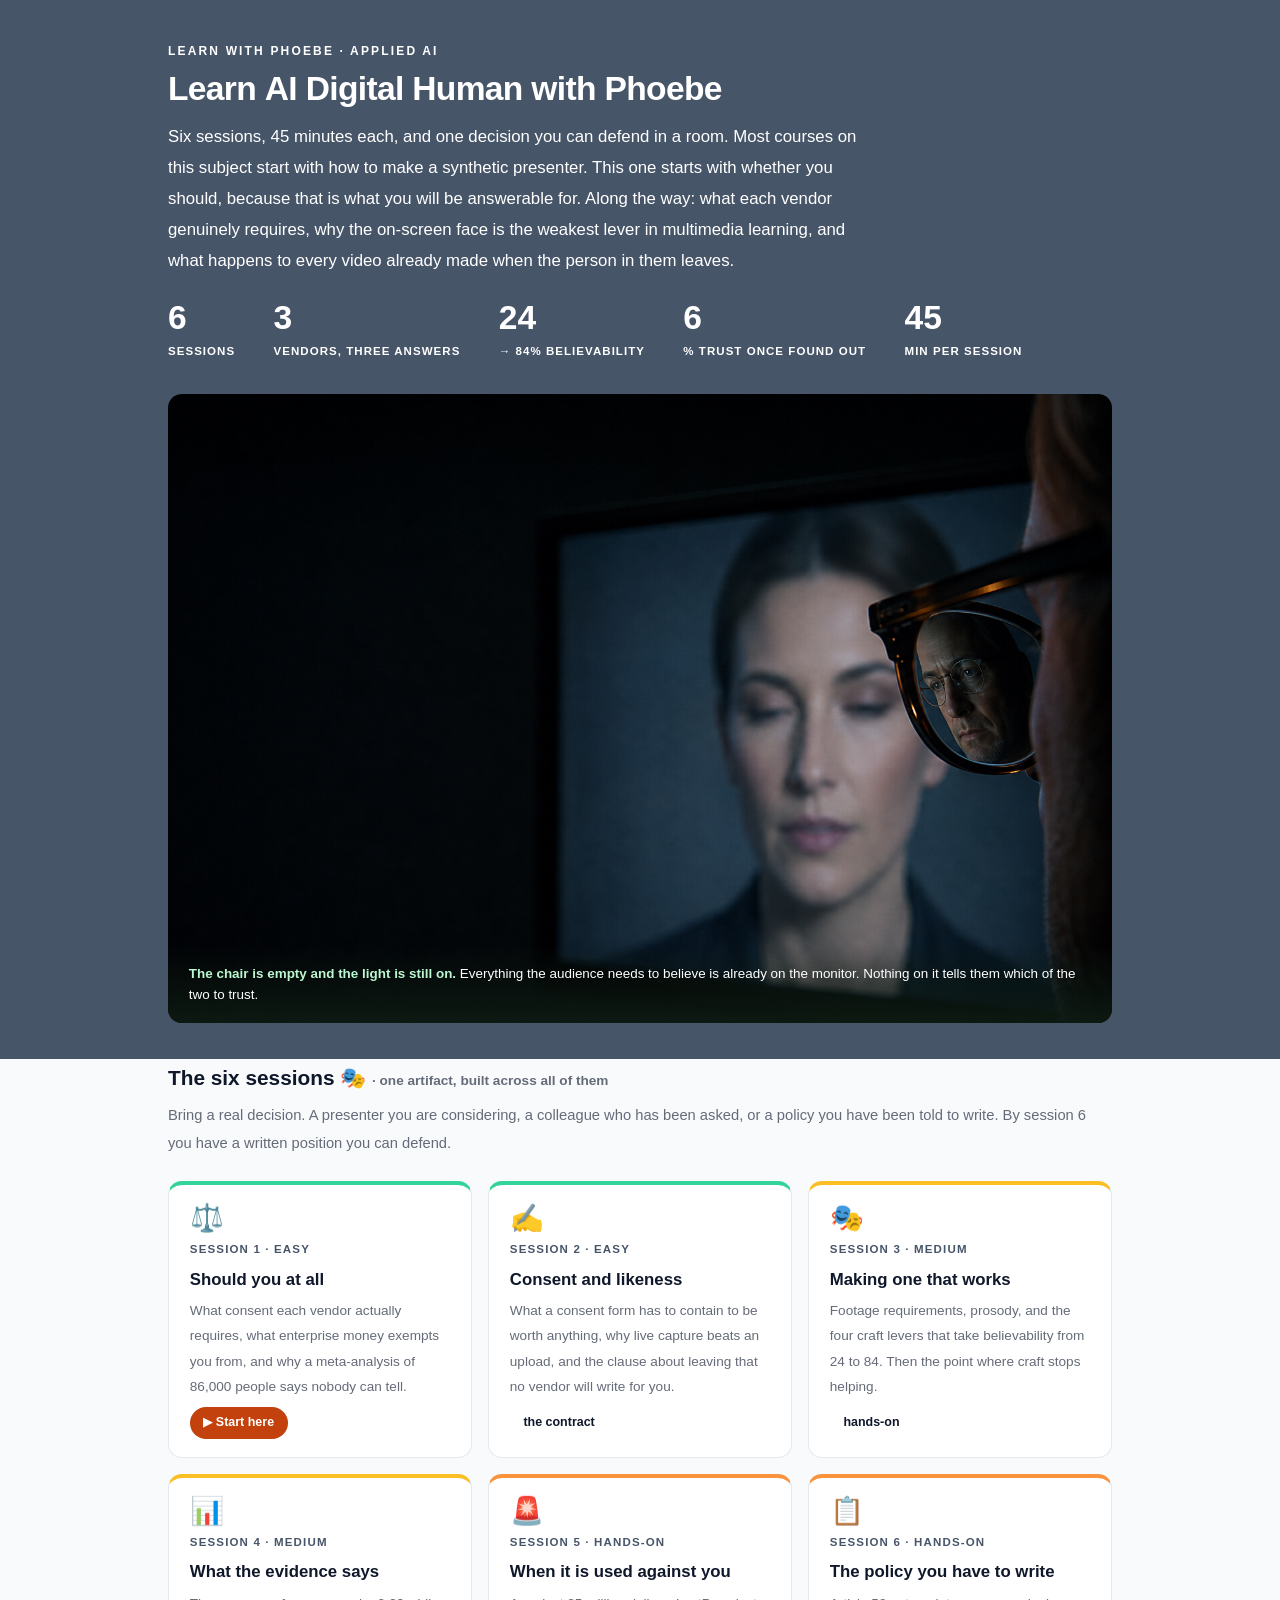
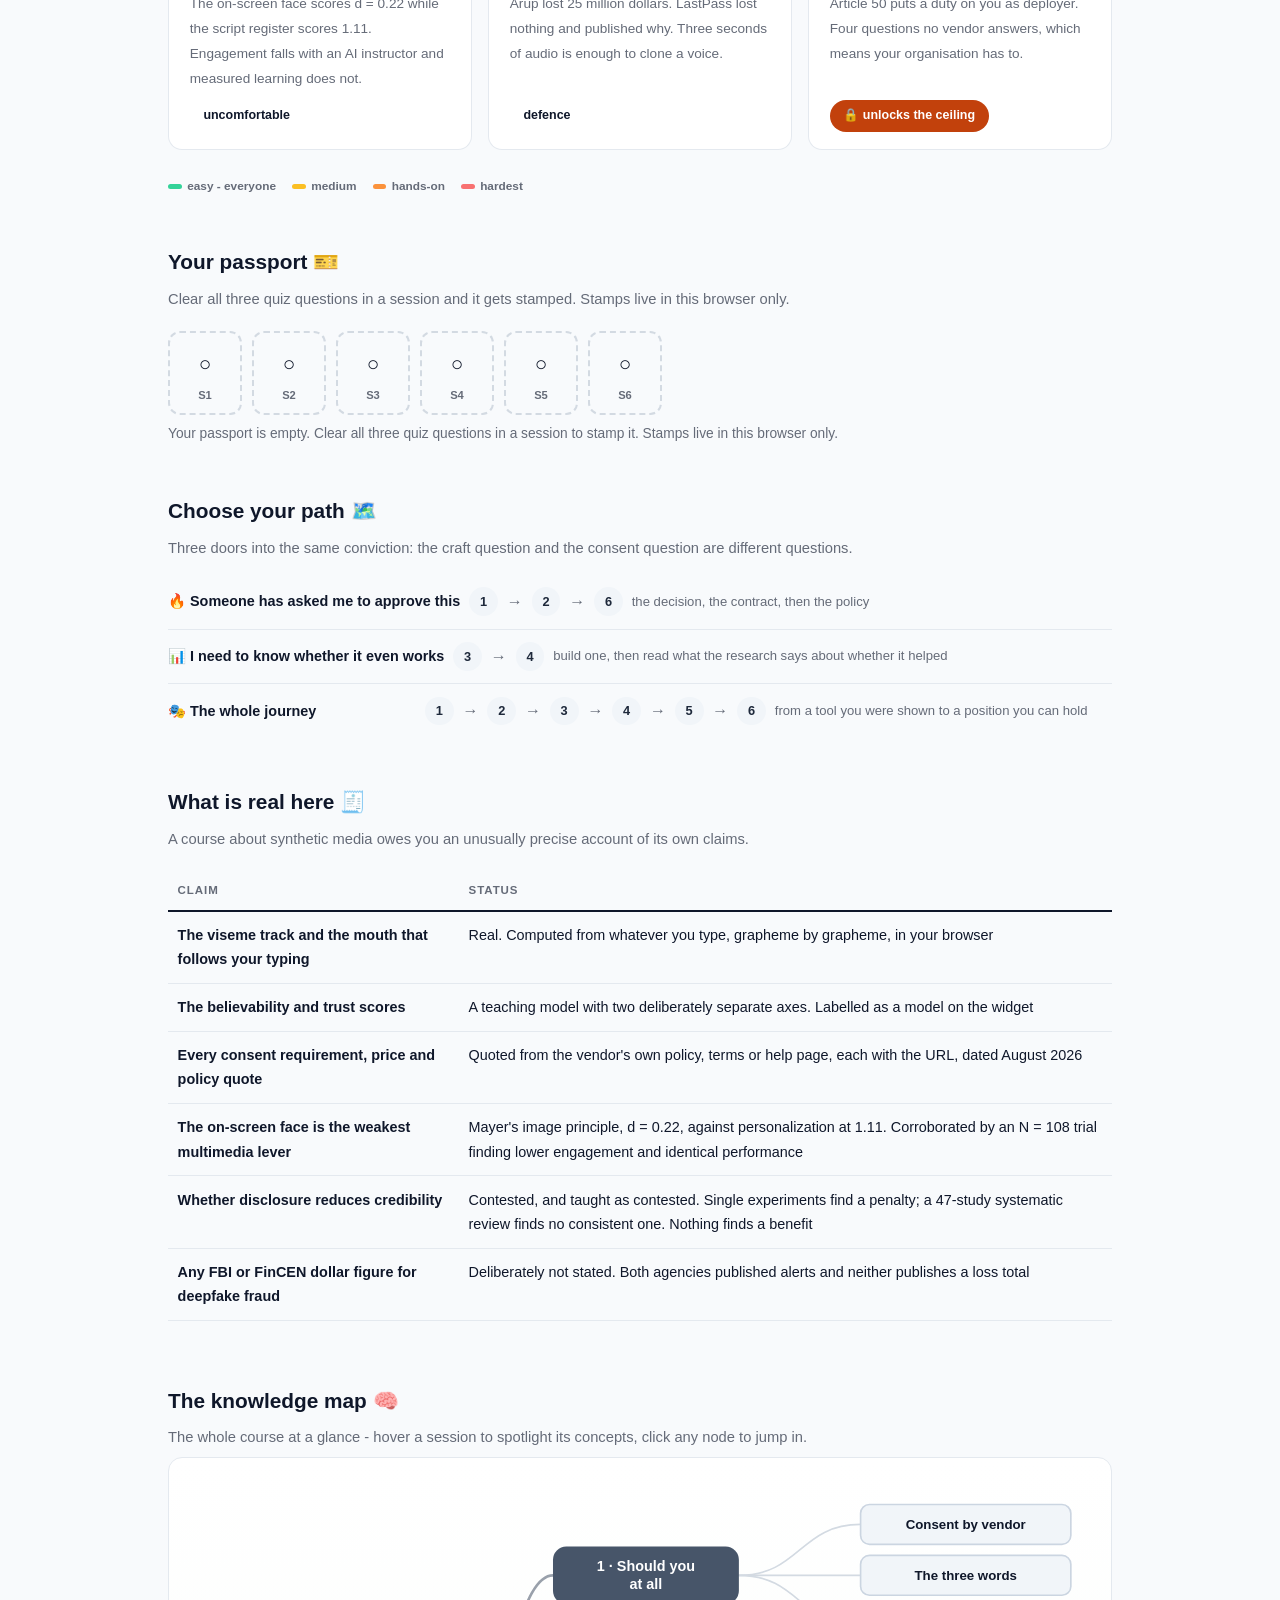
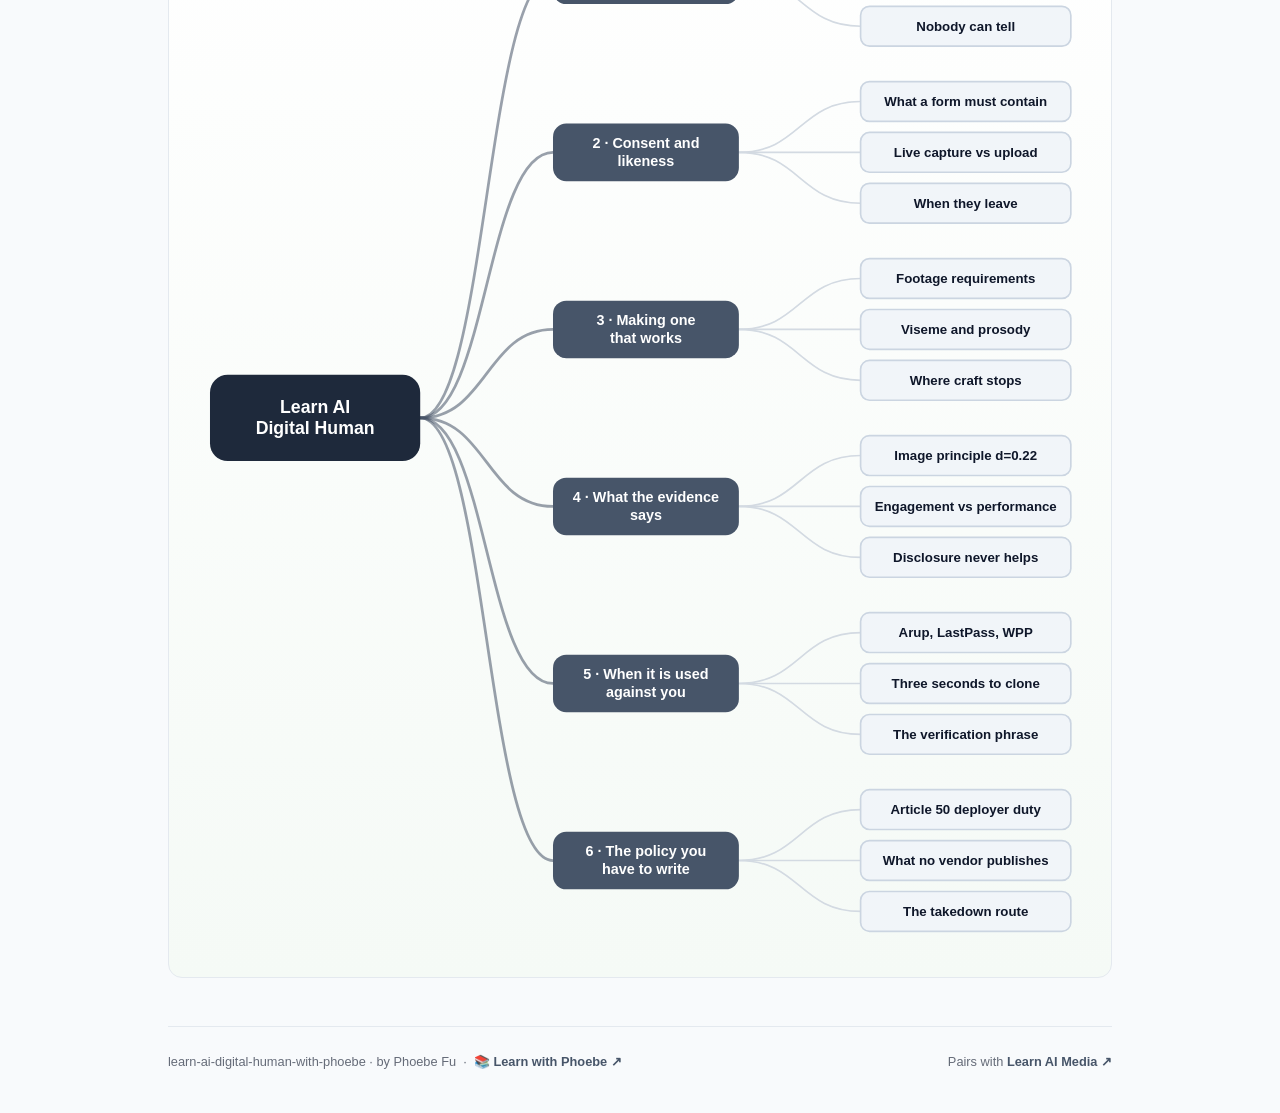
<file: index.html>
<!DOCTYPE html>
<html lang="en">
<head>
<meta charset="UTF-8">
<meta name="viewport" content="width=device-width, initial-scale=1.0">
<!-- social:start -->
<meta name="description" content="Six sessions on synthetic presenters. Drive a real viseme engine in your browser, and find out what consent each vendor requires, what the evidence says about whether a face helps at all, and what happens when the person leaves. Free, by Phoebe Fu.">
<meta property="og:type" content="website">
<meta property="og:site_name" content="Learn with Phoebe">
<meta property="og:title" content="Learn AI Digital Human with Phoebe">
<meta property="og:description" content="Six sessions on synthetic presenters. Real viseme engine, real consent policies, and the evidence nobody quotes.">
<meta property="og:url" content="https://phoebefu6.github.io/learn-ai-digital-human-with-phoebe/">
<meta property="og:image" content="https://phoebefu6.github.io/learn-ai-digital-human-with-phoebe/assets/og-cover.png">
<meta name="twitter:card" content="summary_large_image">
<meta name="twitter:title" content="Learn AI Digital Human with Phoebe">
<meta name="twitter:description" content="Two of three vendors will build a talking likeness from a photo with no consent step.">
<meta name="twitter:image" content="https://phoebefu6.github.io/learn-ai-digital-human-with-phoebe/assets/og-cover.png">
<!-- social:end -->
<title>Learn AI Digital Human with Phoebe</title>
<link rel="stylesheet" href="assets/style.css?v=25">
<style>

  .stats-row { display: flex; gap: 2.4rem; margin-top: 1.5rem; flex-wrap: wrap; }
  .stat b { display: block; font-size: 2.1rem; font-weight: 800; line-height: 1.05; font-variant-numeric: tabular-nums; }
  .stat span { font-size: .72rem; opacity: 1; text-transform: uppercase; letter-spacing: .09em; font-weight: 600; }

  .course-grid { display: grid; grid-template-columns: repeat(auto-fit, minmax(17rem, 1fr)); gap: 1rem; margin-top: 1.5rem; }
  .course-card {
    border: 1px solid var(--hairline);
    border-top: 4px solid var(--diff, var(--indigo));
    border-radius: var(--radius);
    padding: 1.2rem 1.3rem 1.1rem;
    display: flex;
    flex-direction: column;
    gap: .5rem;
    text-decoration: none;
    color: var(--ink);
    background: #fff;
    transition: box-shadow .15s ease, border-color .15s ease, transform .15s ease;
    position: relative;
  }
  .course-card:hover { border-color: var(--indigo-soft); border-top-color: var(--diff, var(--indigo)); box-shadow: 0 8px 28px rgba(21,128,61,.14); transform: translateY(-3px); }
  .course-card .cicon { font-size: 1.7rem; line-height: 1; }
  .course-card .cnum { font-size: .72rem; font-weight: 700; color: var(--indigo); text-transform: uppercase; letter-spacing: .1em; }
  .course-card h3 { font-size: 1.05rem; font-weight: 800; line-height: 1.3; }
  .course-card p { font-size: .85rem; color: var(--muted); flex: 1; }
  .course-card .meta { display: flex; gap: .4rem; flex-wrap: wrap; }

  .diff-legend { display: flex; gap: 1rem; margin-top: 1.6rem; font-size: .74rem; color: var(--muted); font-weight: 600; flex-wrap: wrap; }
  .diff-legend i { display: inline-block; width: .85rem; height: .35rem; border-radius: 999px; margin-right: .35rem; vertical-align: middle; }

  .paths { margin-top: 2.6rem; }
  .paths h2 { font-size: 1.3rem; font-weight: 800; margin-bottom: .3rem; }
  .paths .plede { color: var(--muted); font-size: .92rem; margin-bottom: .8rem; }
  .path { display: flex; gap: .55rem; align-items: center; padding: .75rem 0; border-bottom: .5px solid var(--hairline); flex-wrap: wrap; }
  .path:last-child { border-bottom: none; }
  .path b { min-width: 15.5rem; font-size: .9rem; }
  .path .pstep { background: var(--indigo-50); color: var(--indigo-deep); border-radius: 999px; padding: .16rem .68rem; font-weight: 700; font-size: .8rem; text-decoration: none; transition: all .12s ease; }
  .path .pstep:hover { background: var(--indigo); color: #fff; }
  .path .parr { color: var(--muted); font-weight: 700; }

  .mm-section { margin-top: 1.6rem; }
  .mm-section h2 { font-size: 1.3rem; font-weight: 800; margin-bottom: .2rem; }
  .mm-section .mm-lede { color: var(--muted); font-size: .92rem; margin-bottom: .4rem; }
  .mm-wrap { border: 1px solid var(--hairline); border-radius: var(--radius); background: linear-gradient(180deg,#fff,#F5FAF6); padding: .6rem; overflow-x: auto; }
  .mm-svg { width: 100%; height: auto; display: block; max-width: 60rem; margin: 0 auto; min-width: 34rem; }
  .mm-link { cursor: pointer; text-decoration: none; }
  .mm-node rect { transition: opacity .15s ease, filter .15s ease; }
  .mm-node text { pointer-events: none; }
  .mm-link:hover .mm-node rect { filter: brightness(1.06); }
  .mm-edge { transition: opacity .15s ease; }

  .hero-art { position: relative; margin: 1.8rem 0 0; border-radius: var(--radius); overflow: hidden; background: #0D1A12; }
  .hero-art img { display: block; width: 100%; height: auto; }
  .hero-art figcaption {
    position: absolute; left: 0; right: 0; bottom: 0; padding: 1.1rem 1.3rem;
    background: linear-gradient(to top, rgba(13,26,18,.94), rgba(13,26,18,0));
    color: #fff; font-size: .84rem; line-height: 1.6;
  }
  .hero-art figcaption b { color: #BBF7D0; }
  @media (max-width: 720px) { .hero-art figcaption { position: static; background: #0D1A12; } }
</style>
</head>
<body>

<header class="masthead">
  <div class="wrap">
    <div class="eyebrow">Learn with Phoebe · Applied AI</div>
    <h1>Learn AI <span class="accent">Digital Human</span> with Phoebe</h1>
    <p class="sub">Six sessions, 45 minutes each, and one decision you can defend in a room. Most courses on this subject start with how to make a synthetic presenter. This one starts with whether you should, because that is what you will be answerable for. Along the way: what each vendor genuinely requires, why the on-screen face is the weakest lever in multimedia learning, and what happens to every video already made when the person in them leaves.</p>
    <div class="stats-row">
      <div class="stat"><b data-count="6">6</b><span>sessions</span></div>
      <div class="stat"><b data-count="3">3</b><span>vendors, three answers</span></div>
      <div class="stat"><b data-count="24">24</b><span>→ 84% believability</span></div>
      <div class="stat"><b data-count="6">6</b><span>% trust once found out</span></div>
      <div class="stat"><b data-count="45">45</b><span>min per session</span></div>
    </div>
    <figure class="hero-art">
      <img src="assets/hero.png" alt="A studio monitor showing a composed, well-lit presenter mid-sentence. The chair in front of the camera rig facing the monitor is empty, and the key light is still on.">
      <figcaption><b>The chair is empty and the light is still on.</b> Everything the audience needs to believe is already on the monitor. Nothing on it tells them which of the two to trust.</figcaption>
    </figure>
  </div>
</header>

<main class="wrap">

  <section class="section">
    <div class="paths" style="margin-top:0">
      <h2>The six sessions 🎭 <span style="font-size:.85rem;font-weight:600;color:var(--muted)">· one artifact, built across all of them</span></h2>
      <p class="plede">Bring a real decision. A presenter you are considering, a colleague who has been asked, or a policy you have been told to write. By session 6 you have a written position you can defend.</p>
    </div>

    <div class="course-grid">
      <a class="course-card" href="courses/01-should-you-at-all.html" style="--diff:#34D399">
        <span class="cicon">⚖️</span>
        <span class="cnum">Session 1 · easy</span>
        <h3>Should you at all</h3>
        <p>What consent each vendor actually requires, what enterprise money exempts you from, and why a meta-analysis of 86,000 people says nobody can tell.</p>
        <span class="meta"><span class="pill amber">▶ Start here</span></span>
      </a>
      <a class="course-card" href="courses/02-consent-and-likeness.html" style="--diff:#34D399">
        <span class="cicon">✍️</span>
        <span class="cnum">Session 2 · easy</span>
        <h3>Consent and likeness</h3>
        <p>What a consent form has to contain to be worth anything, why live capture beats an upload, and the clause about leaving that no vendor will write for you.</p>
        <span class="meta"><span class="pill">the contract</span></span>
      </a>
      <a class="course-card" href="courses/03-making-one-that-works.html" style="--diff:#FBBF24">
        <span class="cicon">🎭</span>
        <span class="cnum">Session 3 · medium</span>
        <h3>Making one that works</h3>
        <p>Footage requirements, prosody, and the four craft levers that take believability from 24 to 84. Then the point where craft stops helping.</p>
        <span class="meta"><span class="pill">hands-on</span></span>
      </a>
      <a class="course-card" href="courses/04-what-the-evidence-says.html" style="--diff:#FBBF24">
        <span class="cicon">📊</span>
        <span class="cnum">Session 4 · medium</span>
        <h3>What the evidence says</h3>
        <p>The on-screen face scores d = 0.22 while the script register scores 1.11. Engagement falls with an AI instructor and measured learning does not.</p>
        <span class="meta"><span class="pill">uncomfortable</span></span>
      </a>
      <a class="course-card" href="courses/05-when-it-is-used-against-you.html" style="--diff:#FB923C">
        <span class="cicon">🚨</span>
        <span class="cnum">Session 5 · hands-on</span>
        <h3>When it is used against you</h3>
        <p>Arup lost 25 million dollars. LastPass lost nothing and published why. Three seconds of audio is enough to clone a voice.</p>
        <span class="meta"><span class="pill">defence</span></span>
      </a>
      <a class="course-card" href="courses/06-the-policy-you-have-to-write.html" style="--diff:#FB923C">
        <span class="cicon">📋</span>
        <span class="cnum">Session 6 · hands-on</span>
        <h3>The policy you have to write</h3>
        <p>Article 50 puts a duty on you as deployer. Four questions no vendor answers, which means your organisation has to.</p>
        <span class="meta"><span class="pill amber">🔒 unlocks the ceiling</span></span>
      </a>
    </div>

    <div class="diff-legend">
      <span><i style="background:#34D399"></i>easy - everyone</span>
      <span><i style="background:#FBBF24"></i>medium</span>
      <span><i style="background:#FB923C"></i>hands-on</span>
      <span><i style="background:#F87171"></i>hardest</span>
    </div>
  </section>

  <section class="section">
    <div class="paths" style="margin-top:0">
      <h2>Your passport 🎫</h2>
      <p class="plede">Clear all three quiz questions in a session and it gets stamped. Stamps live in this browser only.</p>
    </div>
    <div class="pp-strip"></div>
  </section>

  <section class="section">
    <div class="paths">
      <h2>Choose your path 🗺️</h2>
      <p class="plede">Three doors into the same conviction: the craft question and the consent question are different questions.</p>
      <div class="path"><b>🔥 Someone has asked me to approve this</b>
        <a class="pstep" href="courses/01-should-you-at-all.html">1</a><span class="parr">→</span>
        <a class="pstep" href="courses/02-consent-and-likeness.html">2</a><span class="parr">→</span>
        <a class="pstep" href="courses/06-the-policy-you-have-to-write.html">6</a>
        <span style="font-size:.82rem;color:var(--muted)">the decision, the contract, then the policy</span>
      </div>
      <div class="path"><b>📊 I need to know whether it even works</b>
        <a class="pstep" href="courses/03-making-one-that-works.html">3</a><span class="parr">→</span>
        <a class="pstep" href="courses/04-what-the-evidence-says.html">4</a>
        <span style="font-size:.82rem;color:var(--muted)">build one, then read what the research says about whether it helped</span>
      </div>
      <div class="path"><b>🎭 The whole journey</b>
        <a class="pstep" href="courses/01-should-you-at-all.html">1</a><span class="parr">→</span>
        <a class="pstep" href="courses/02-consent-and-likeness.html">2</a><span class="parr">→</span>
        <a class="pstep" href="courses/03-making-one-that-works.html">3</a><span class="parr">→</span>
        <a class="pstep" href="courses/04-what-the-evidence-says.html">4</a><span class="parr">→</span>
        <a class="pstep" href="courses/05-when-it-is-used-against-you.html">5</a><span class="parr">→</span>
        <a class="pstep" href="courses/06-the-policy-you-have-to-write.html">6</a>
        <span style="font-size:.82rem;color:var(--muted)">from a tool you were shown to a position you can hold</span>
      </div>
    </div>
  </section>

  <section class="section">
    <div class="paths" style="margin-top:0">
      <h2>What is real here 🧾</h2>
      <p class="plede">A course about synthetic media owes you an unusually precise account of its own claims.</p>
    </div>
    <table class="clean">
      <tr><th>Claim</th><th>Status</th></tr>
      <tr><td>The viseme track and the mouth that follows your typing</td><td>Real. Computed from whatever you type, grapheme by grapheme, in your browser</td></tr>
      <tr><td>The believability and trust scores</td><td>A teaching model with two deliberately separate axes. Labelled as a model on the widget</td></tr>
      <tr><td>Every consent requirement, price and policy quote</td><td>Quoted from the vendor's own policy, terms or help page, each with the URL, dated August 2026</td></tr>
      <tr><td>The on-screen face is the weakest multimedia lever</td><td>Mayer's image principle, d = 0.22, against personalization at 1.11. Corroborated by an N = 108 trial finding lower engagement and identical performance</td></tr>
      <tr><td>Whether disclosure reduces credibility</td><td>Contested, and taught as contested. Single experiments find a penalty; a 47-study systematic review finds no consistent one. Nothing finds a benefit</td></tr>
      <tr><td>Any FBI or FinCEN dollar figure for deepfake fraud</td><td>Deliberately not stated. Both agencies published alerts and neither publishes a loss total</td></tr>
    </table>
  </section>

  <section class="section mm-section">
    <h2>The knowledge map 🧠</h2>
    <p class="mm-lede">The whole course at a glance - hover a session to spotlight its concepts, click any node to jump in.</p>
    <div class="mm-wrap"><div id="mindmap"></div></div>
  </section>

  <footer class="pagefoot">
    <span>learn-ai-digital-human-with-phoebe · by Phoebe Fu &nbsp;·&nbsp; 📚 <a href="https://phoebefu6.github.io/learn-with-phoebe/">Learn with Phoebe ↗</a></span>
    <span>Pairs with <a href="https://phoebefu6.github.io/learn-ai-media-with-phoebe/">Learn AI Media ↗</a></span>
  </footer>

</main>

<script>
window.MINDMAP_DATA = {
  "title": "Learn AI\nDigital Human",
  "centerColor": "#1E293B",
  "sessions": [
    {
      "label": "Should you\nat all",
      "href": "courses/01-should-you-at-all.html",
      "color": "#34D399",
      "concepts": [
        {
          "label": "Consent by vendor",
          "href": "courses/01-should-you-at-all.html"
        },
        {
          "label": "The three words",
          "href": "courses/01-should-you-at-all.html"
        },
        {
          "label": "Nobody can tell",
          "href": "courses/01-should-you-at-all.html"
        }
      ]
    },
    {
      "label": "Consent and\nlikeness",
      "href": "courses/02-consent-and-likeness.html",
      "color": "#34D399",
      "concepts": [
        {
          "label": "What a form must contain",
          "href": "courses/02-consent-and-likeness.html"
        },
        {
          "label": "Live capture vs upload",
          "href": "courses/02-consent-and-likeness.html"
        },
        {
          "label": "When they leave",
          "href": "courses/02-consent-and-likeness.html"
        }
      ]
    },
    {
      "label": "Making one\nthat works",
      "href": "courses/03-making-one-that-works.html",
      "color": "#FBBF24",
      "concepts": [
        {
          "label": "Footage requirements",
          "href": "courses/03-making-one-that-works.html"
        },
        {
          "label": "Viseme and prosody",
          "href": "courses/03-making-one-that-works.html"
        },
        {
          "label": "Where craft stops",
          "href": "courses/03-making-one-that-works.html"
        }
      ]
    },
    {
      "label": "What the evidence\nsays",
      "href": "courses/04-what-the-evidence-says.html",
      "color": "#FBBF24",
      "concepts": [
        {
          "label": "Image principle d=0.22",
          "href": "courses/04-what-the-evidence-says.html"
        },
        {
          "label": "Engagement vs performance",
          "href": "courses/04-what-the-evidence-says.html"
        },
        {
          "label": "Disclosure never helps",
          "href": "courses/04-what-the-evidence-says.html"
        }
      ]
    },
    {
      "label": "When it is used\nagainst you",
      "href": "courses/05-when-it-is-used-against-you.html",
      "color": "#FB923C",
      "concepts": [
        {
          "label": "Arup, LastPass, WPP",
          "href": "courses/05-when-it-is-used-against-you.html"
        },
        {
          "label": "Three seconds to clone",
          "href": "courses/05-when-it-is-used-against-you.html"
        },
        {
          "label": "The verification phrase",
          "href": "courses/05-when-it-is-used-against-you.html"
        }
      ]
    },
    {
      "label": "The policy you\nhave to write",
      "href": "courses/06-the-policy-you-have-to-write.html",
      "color": "#FB923C",
      "concepts": [
        {
          "label": "Article 50 deployer duty",
          "href": "courses/06-the-policy-you-have-to-write.html"
        },
        {
          "label": "What no vendor publishes",
          "href": "courses/06-the-policy-you-have-to-write.html"
        },
        {
          "label": "The takedown route",
          "href": "courses/06-the-policy-you-have-to-write.html"
        }
      ]
    }
  ]
};
</script>
<script src="assets/mindmap.js?v=1"></script>
<script src="assets/app.js?v=23"></script>
</body>
</html>
</file>
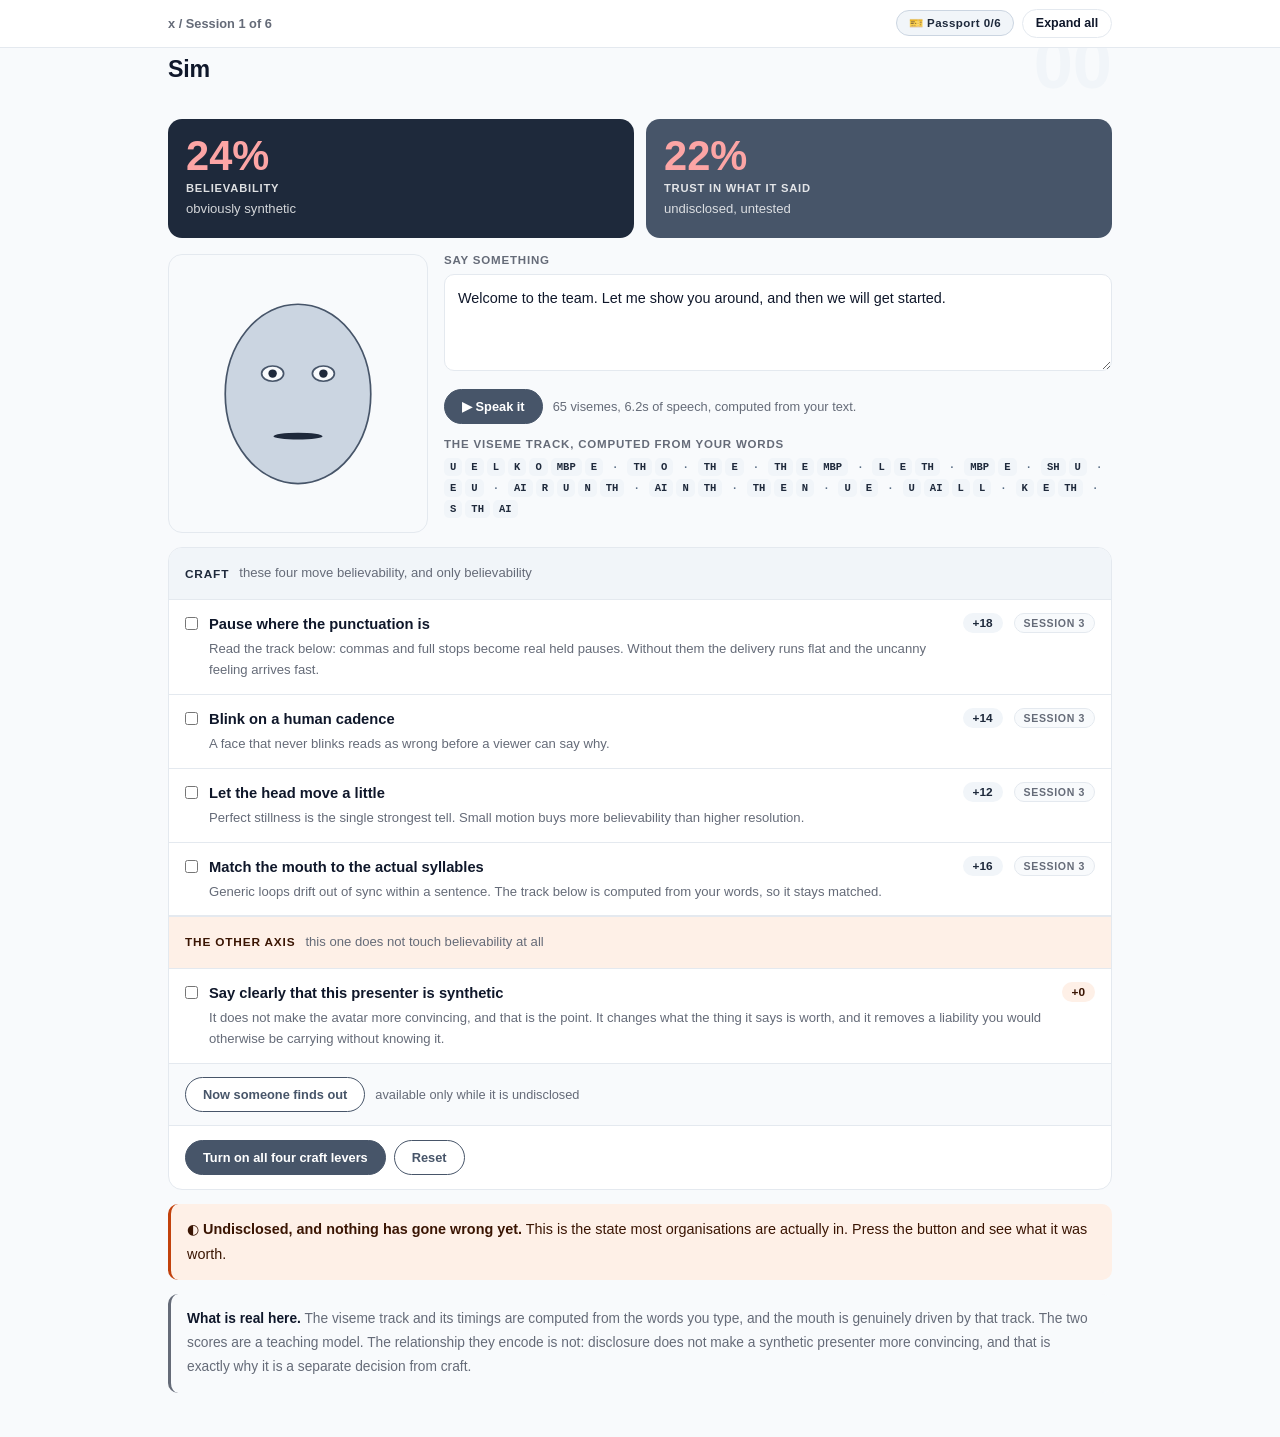
<file: _simtest.html>
<!DOCTYPE html><html lang="en"><head><meta charset="utf-8">
<meta name="viewport" content="width=device-width,initial-scale=1"><title>sim test</title>
<link rel="stylesheet" href="assets/style.css?v=7"></head><body>
<div class="toolbar"><div class="wrap"><span class="crumb">x / Session 1 of 6</span>
<button class="btn" id="toggle-all">Expand all</button></div></div>
<main class="wrap"><section class="section" id="sim"><div class="section-kicker"><h2>Sim</h2></div>
<div id="dh-live"></div></section></main>
<script src="assets/app.js?v=1"></script><script src="assets/dh-live.js?v=1"></script></body></html>
</file>
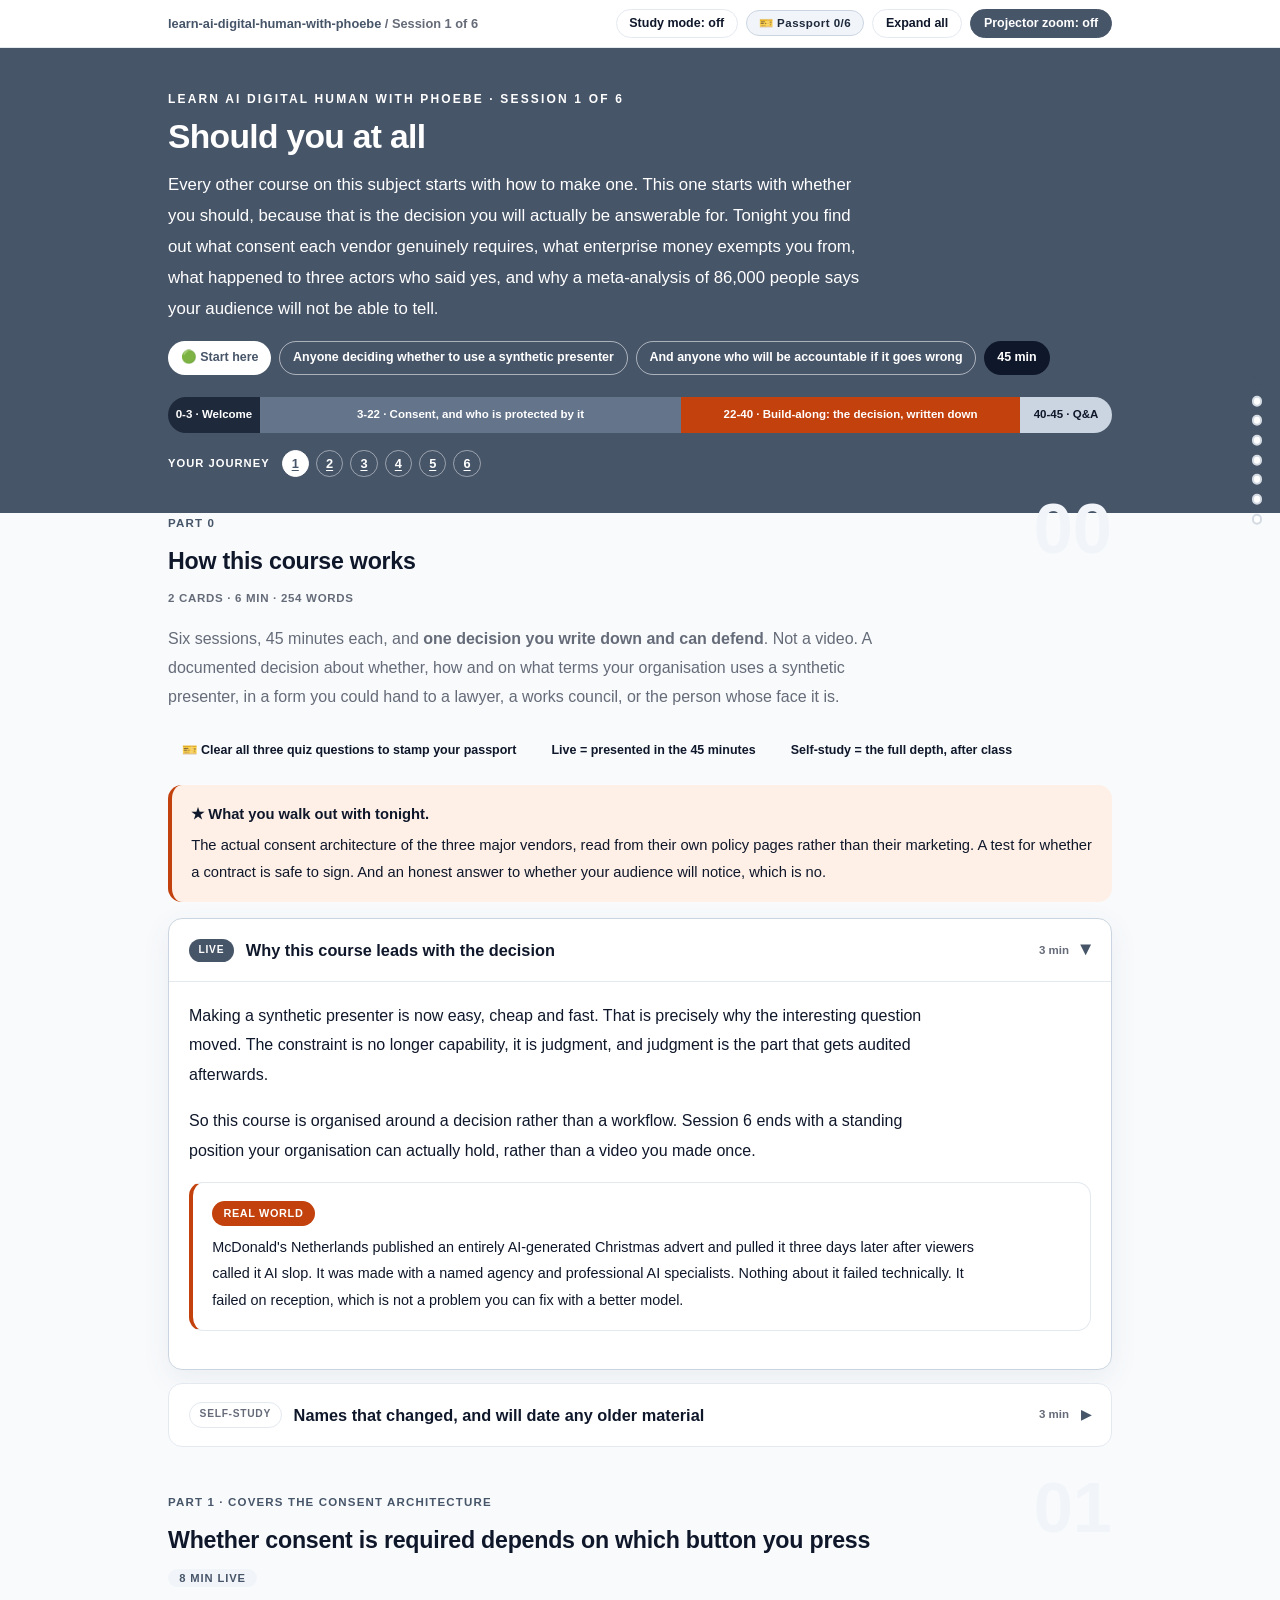
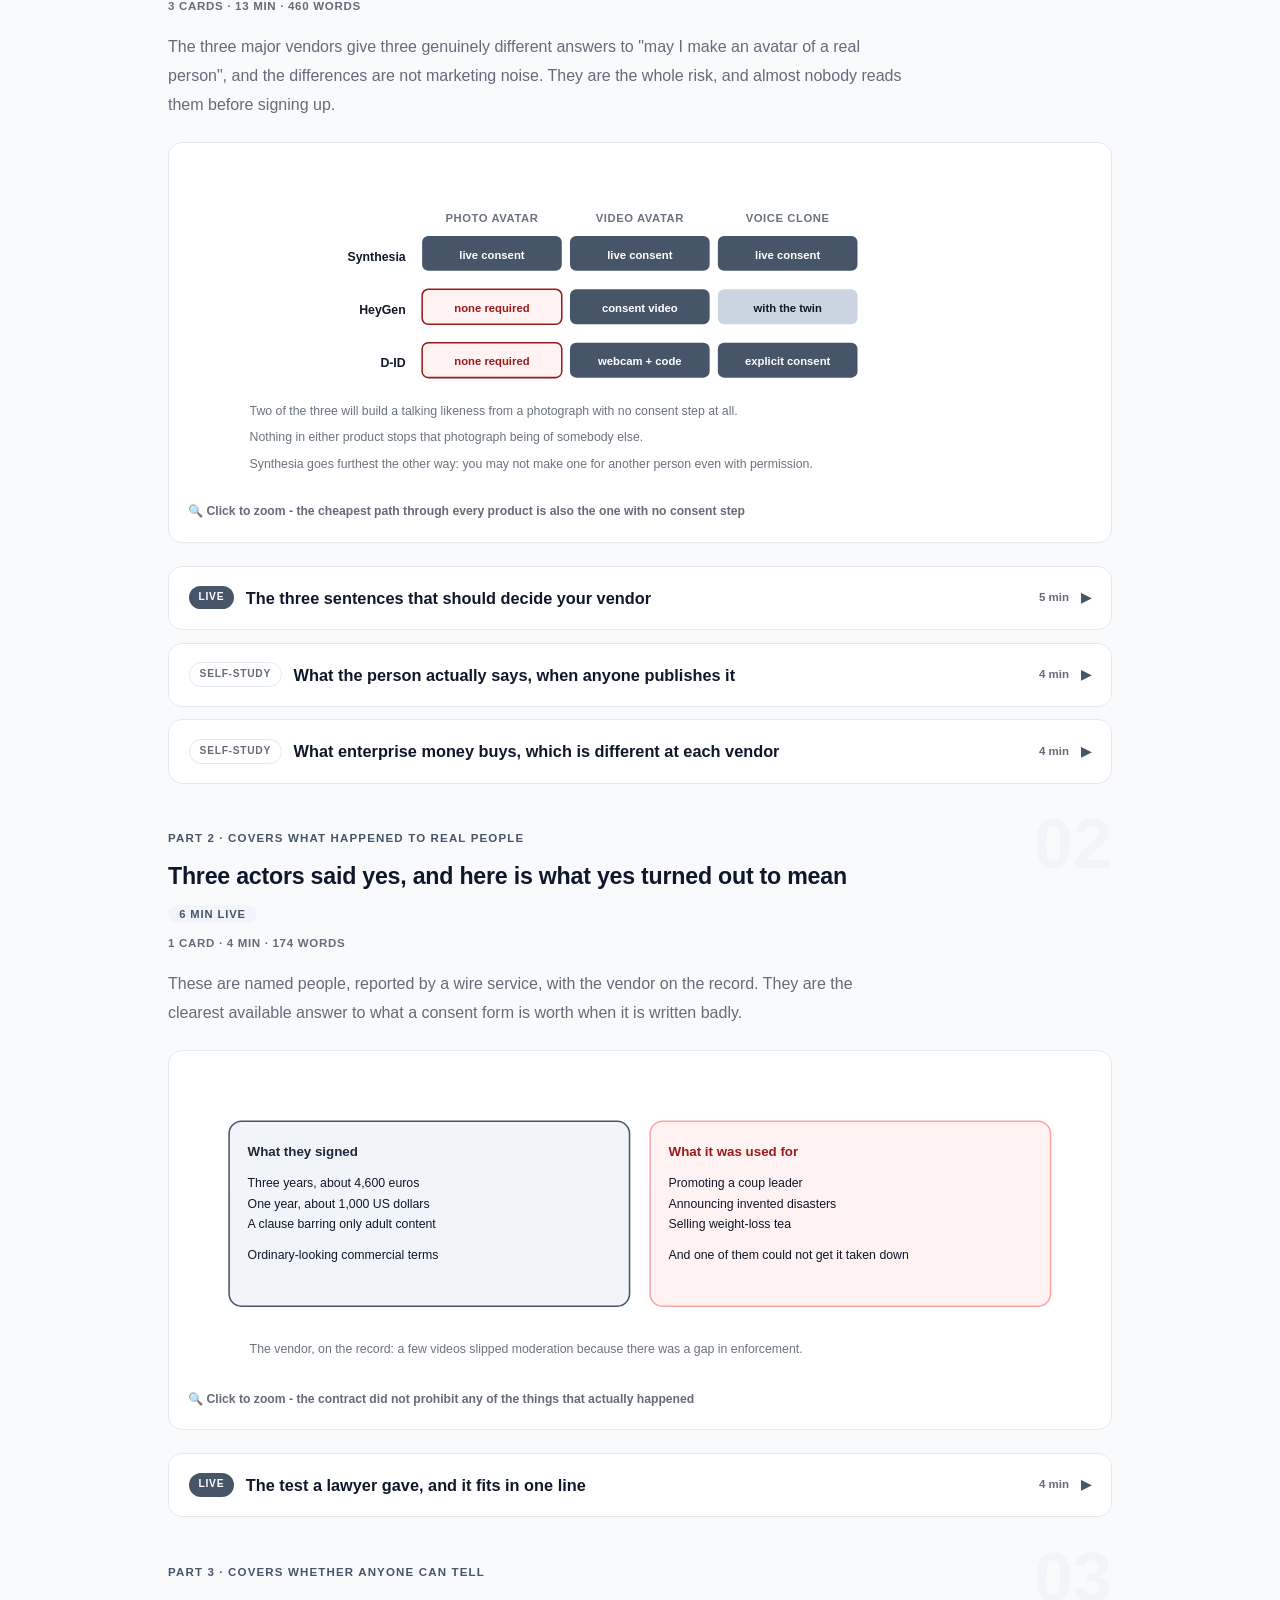
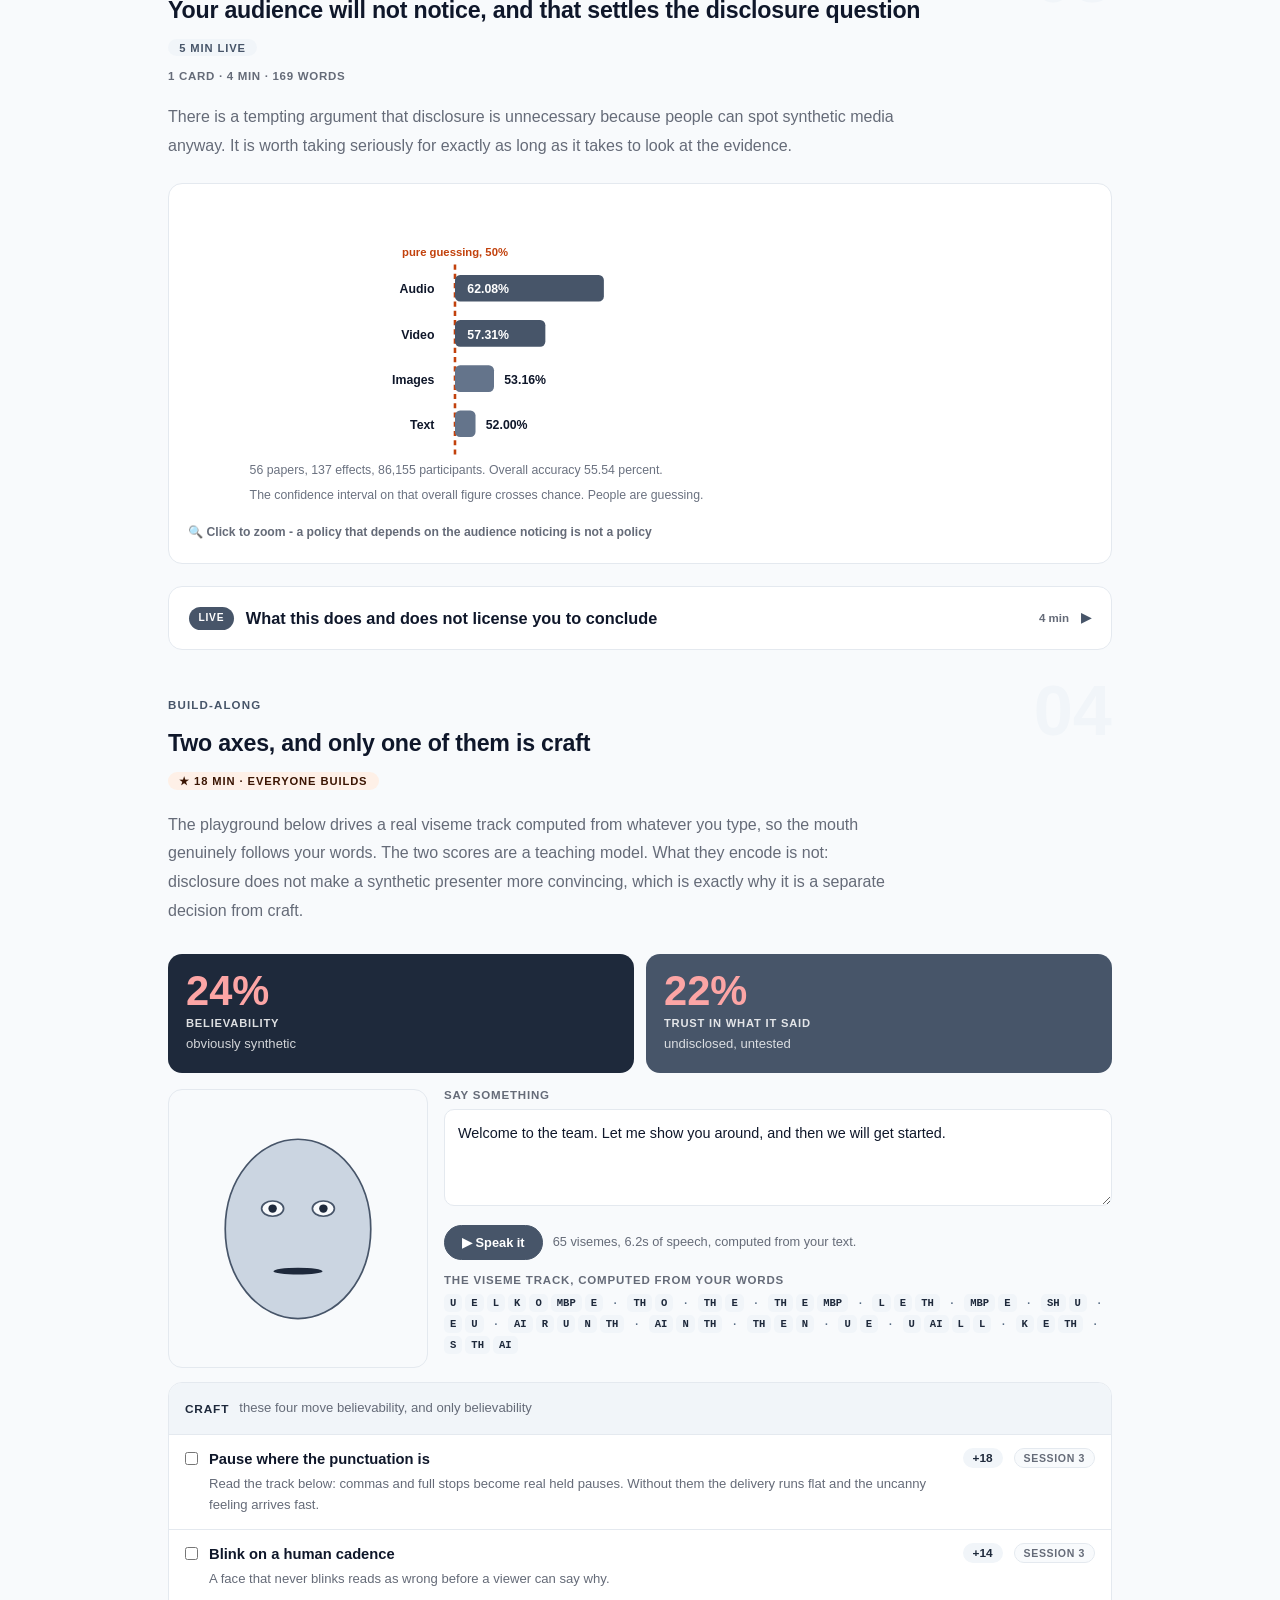
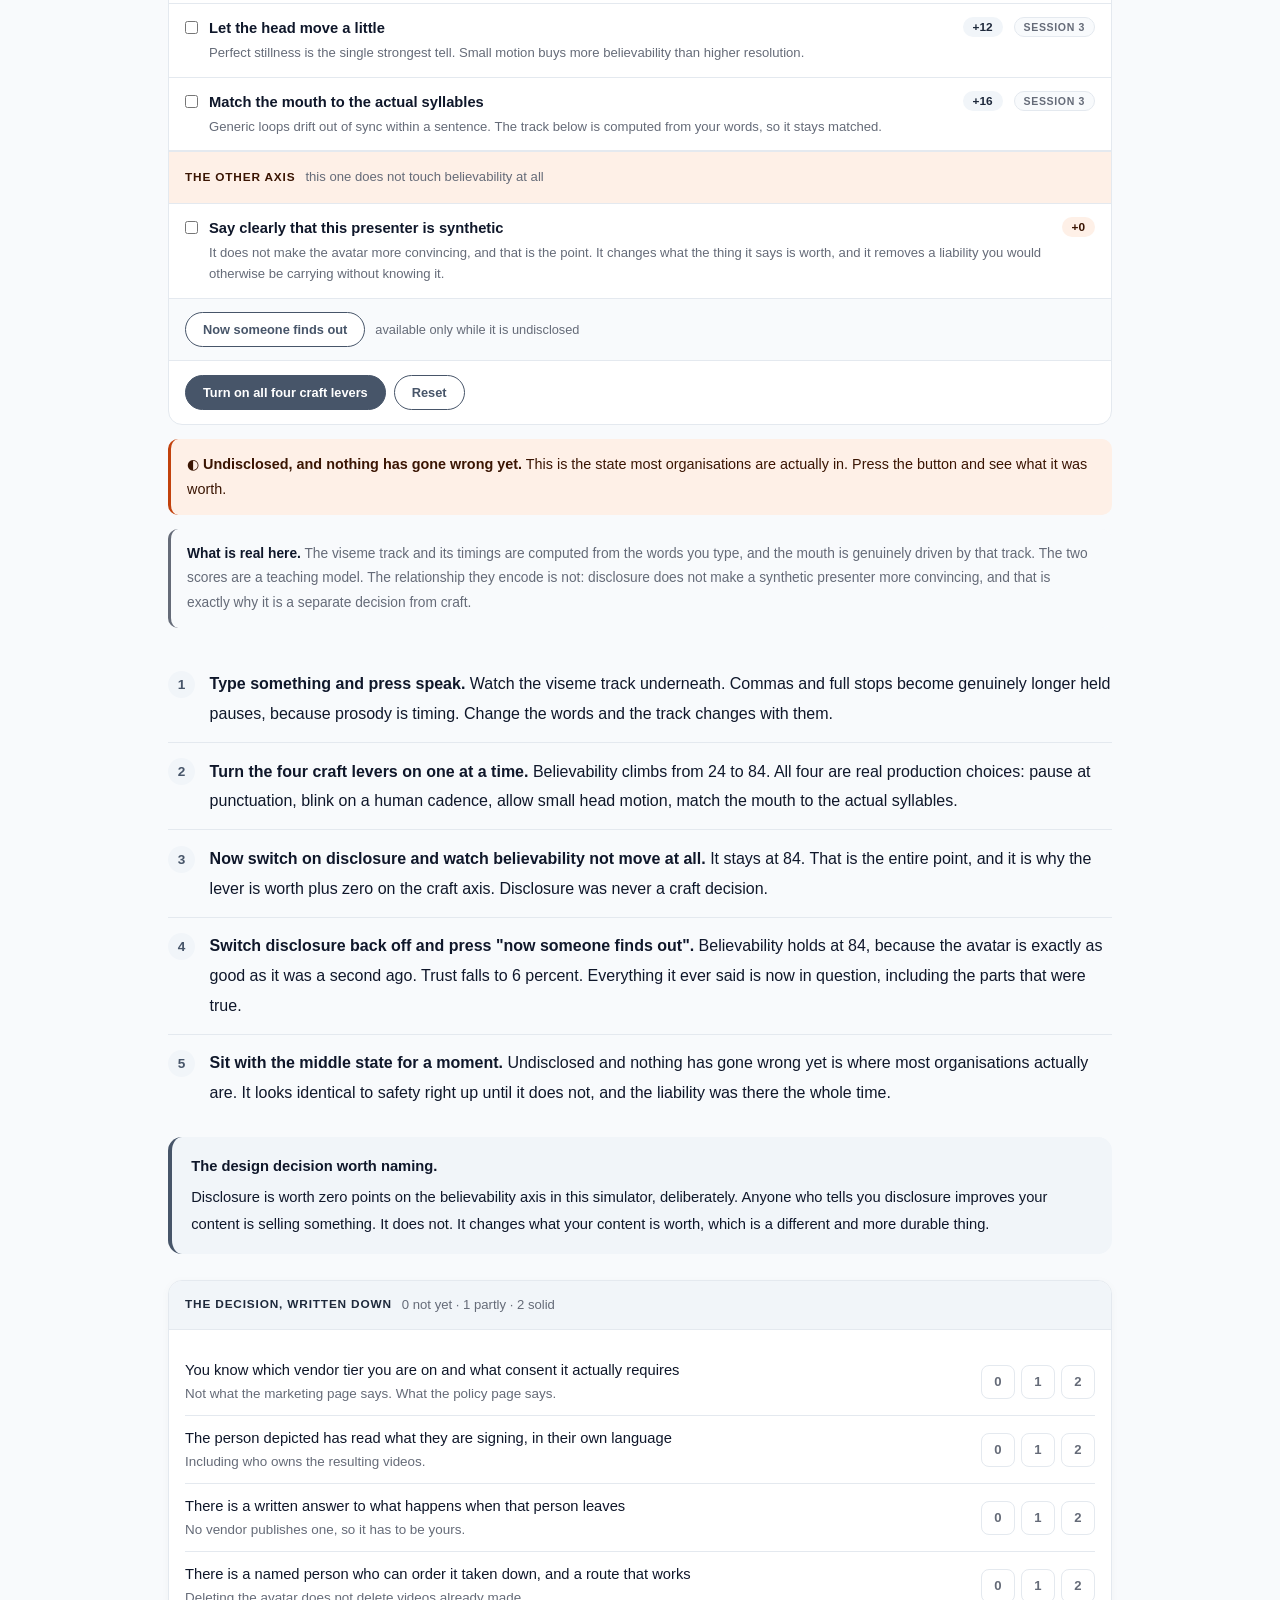
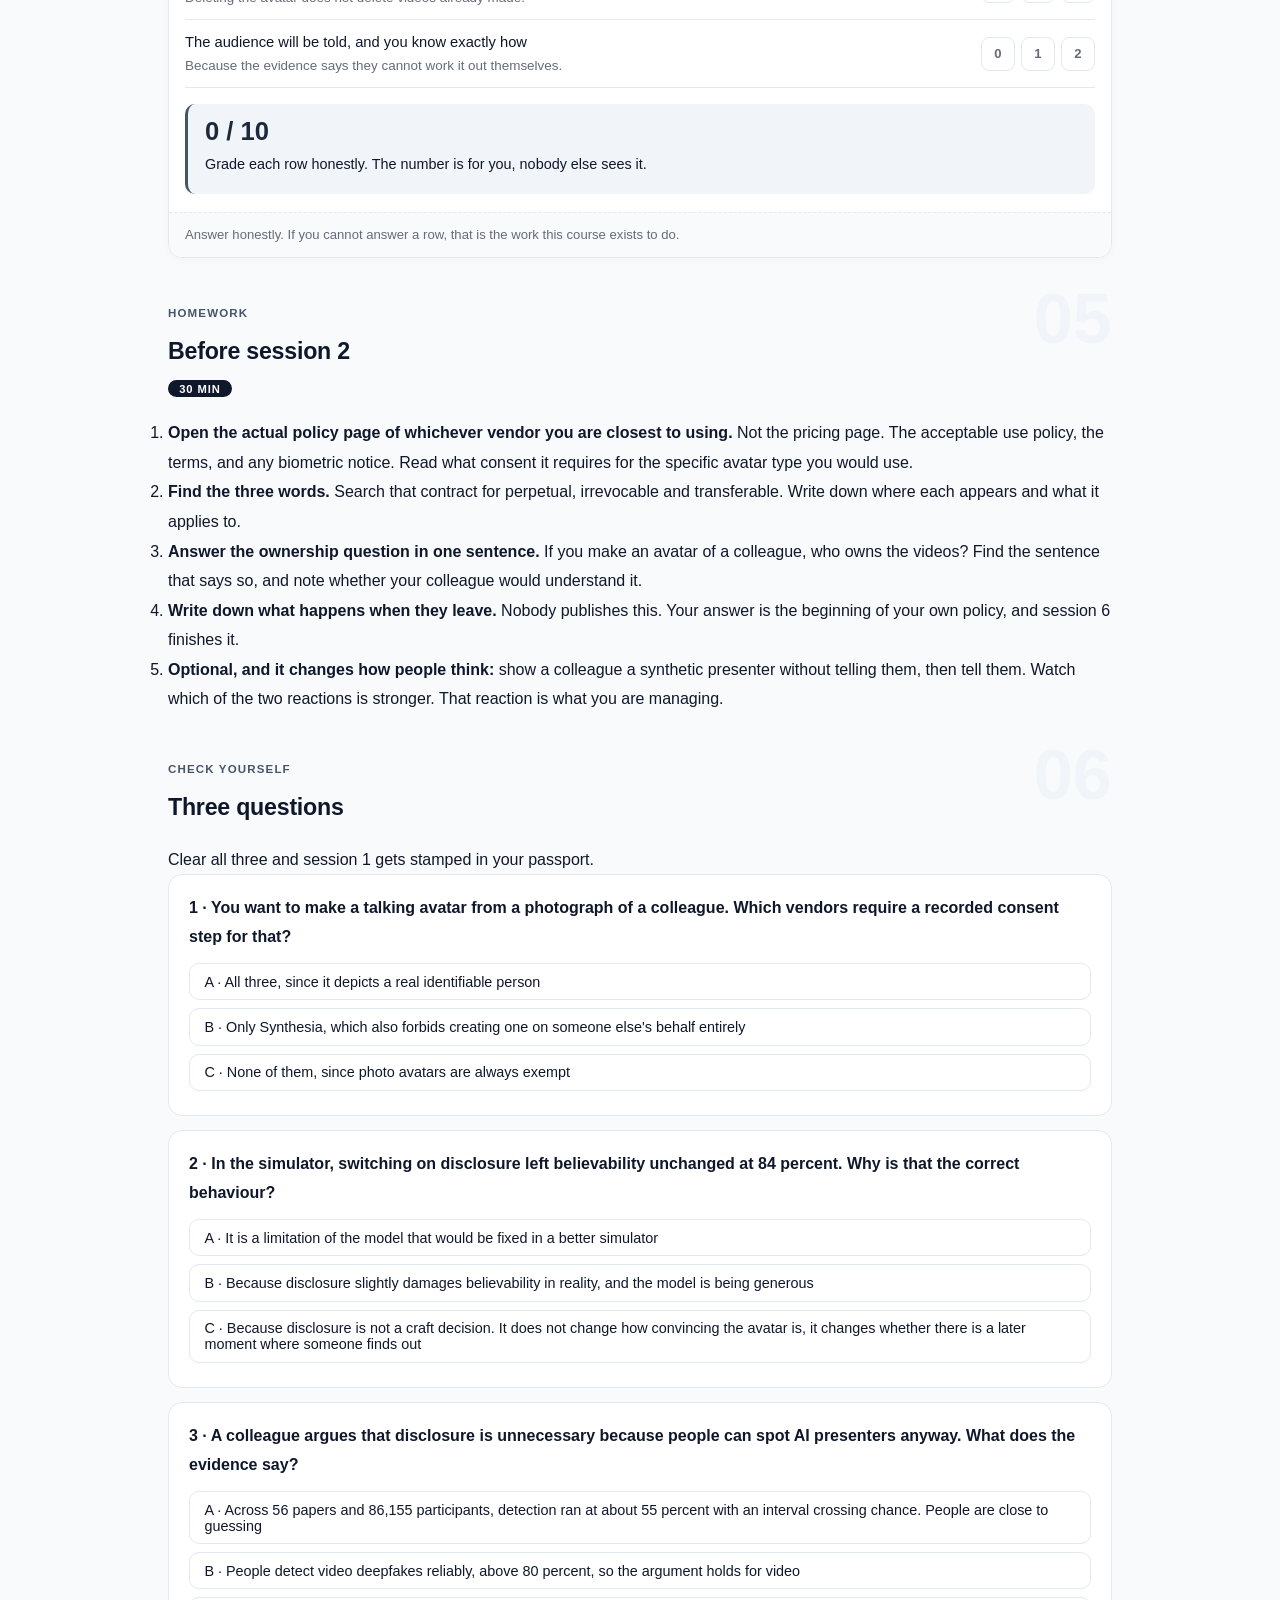
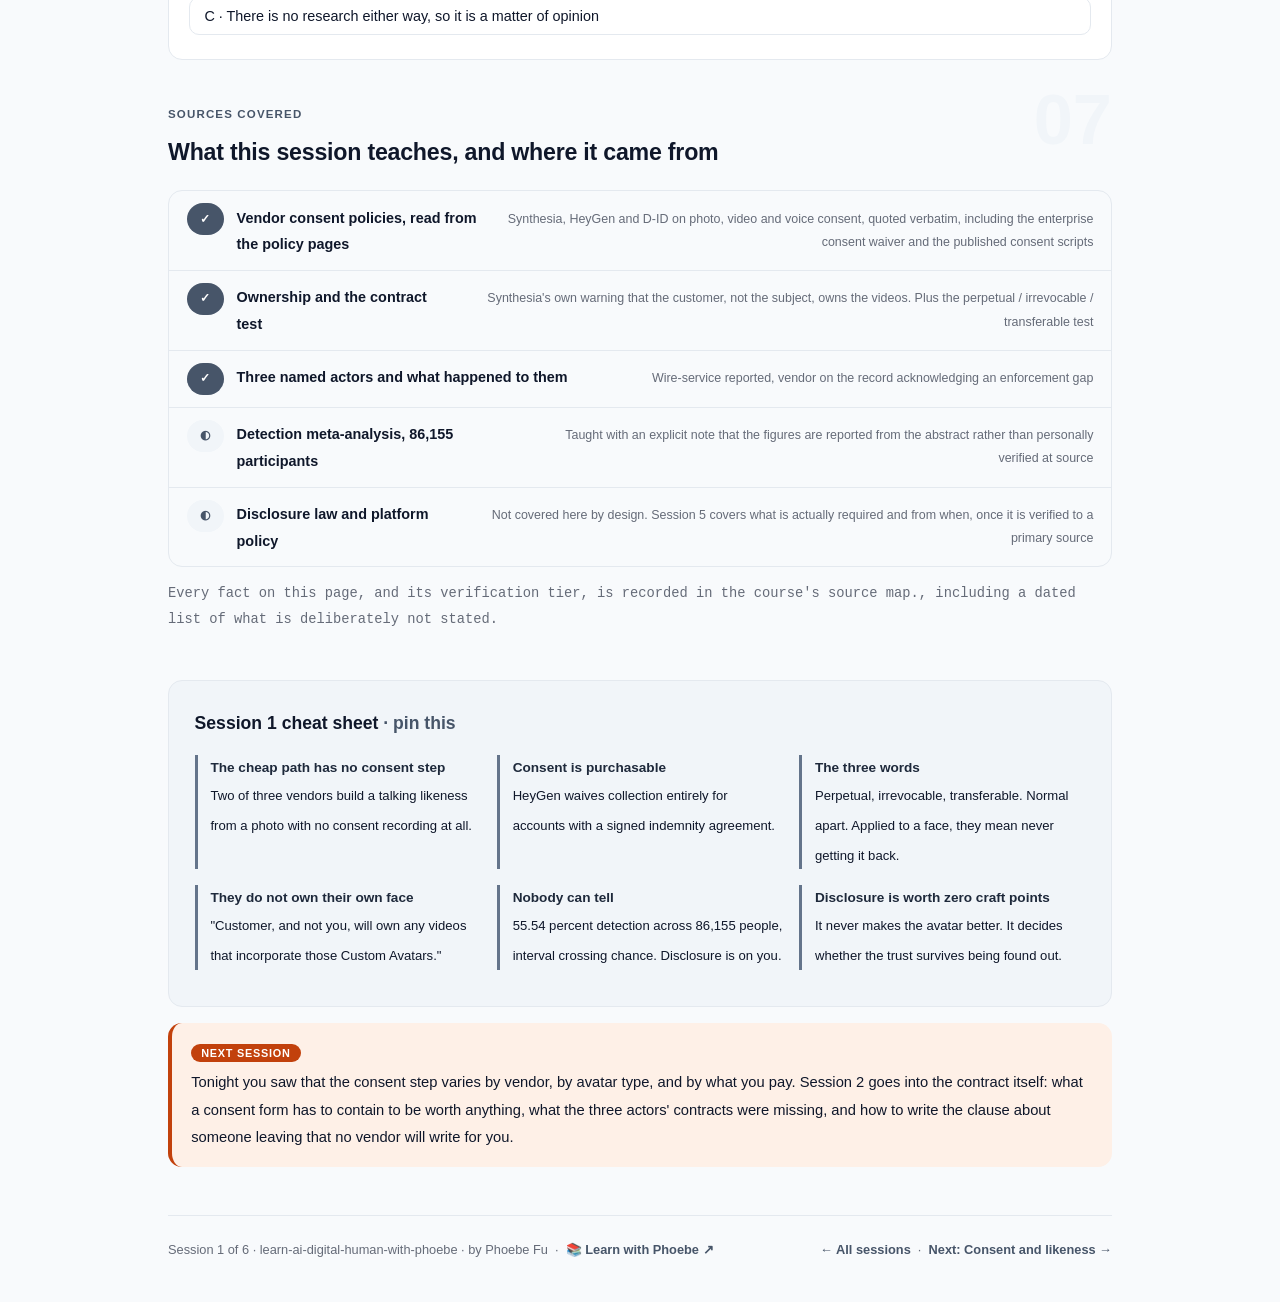
<file: courses/01-should-you-at-all.html>
<!DOCTYPE html>
<html lang="en">
<head>
<meta charset="UTF-8">
<meta name="viewport" content="width=device-width, initial-scale=1.0">
<!-- social:start -->
<meta name="description" content="Session 1 of 6. Before you make a synthetic presenter, decide whether you should. What consent each vendor actually requires, what enterprise money exempts you from, and why 86,000 people could not tell the difference.">
<meta property="og:type" content="article">
<meta property="og:site_name" content="Learn with Phoebe">
<meta property="og:title" content="Should you at all - learn ai digital human with phoebe">
<meta property="og:description" content="Session 1 of 6. What consent each vendor actually requires, what enterprise money exempts you from, and why the audience cannot tell.">
<meta property="og:url" content="https://phoebefu6.github.io/learn-ai-digital-human-with-phoebe/courses/01-should-you-at-all.html">
<meta property="og:image" content="https://phoebefu6.github.io/learn-ai-digital-human-with-phoebe/assets/og-cover.png">
<meta property="og:image:width" content="1200">
<meta property="og:image:height" content="630">
<meta name="twitter:card" content="summary_large_image">
<meta name="twitter:title" content="Should you at all - learn ai digital human with phoebe">
<meta name="twitter:description" content="Session 1 of 6. The consent architecture nobody reads, and why the audience cannot tell.">
<meta name="twitter:image" content="https://phoebefu6.github.io/learn-ai-digital-human-with-phoebe/assets/og-cover.png">
<!-- social:end -->
<title>Session 1 · Should you at all - learn ai digital human with phoebe</title>
<link rel="stylesheet" href="../assets/style.css?v=25">
</head>
<body>

<div class="toolbar">
  <div class="wrap">
    <span class="crumb"><a href="../index.html">learn-ai-digital-human-with-phoebe</a> / Session 1 of 6</span>
    <button class="btn" id="toggle-all" type="button">Expand all</button>
    <button class="btn primary" id="zoom-toggle" type="button">Projector zoom: off</button>
  </div>
</div>

<header class="masthead">
  <div class="wrap">
    <div class="eyebrow">Learn AI Digital Human with Phoebe · Session 1 of 6</div>
    <h1>Should you <span class="accent">at all</span></h1>
    <p class="sub">Every other course on this subject starts with how to make one. This one starts with whether you should, because that is the decision you will actually be answerable for. Tonight you find out what consent each vendor genuinely requires, what enterprise money exempts you from, what happened to three actors who said yes, and why a meta-analysis of 86,000 people says your audience will not be able to tell.</p>
    <div class="chip-row">
      <span class="chip level">🟢 Start here</span>
      <span class="chip audience">Anyone deciding whether to use a synthetic presenter</span>
      <span class="chip audience">And anyone who will be accountable if it goes wrong</span>
      <span class="chip time">45 min</span>
    </div>
    <div class="agenda">
      <span class="a1" style="flex:1">0-3 · Welcome</span>
      <span class="a2" style="flex:5">3-22 · Consent, and who is protected by it</span>
      <span class="a3" style="flex:4">22-40 · Build-along: the decision, written down</span>
      <span class="a4" style="flex:1">40-45 · Q&amp;A</span>
    </div>
  </div>
</header>

<main class="wrap">

  <!-- ============ INTRO ============ -->
  <section class="section" id="intro">
    <div class="section-kicker">
      <span class="klabel">Part 0</span>
      <h2>How this course works</h2>
    </div>
    <p class="lede">Six sessions, 45 minutes each, and <strong>one decision you write down and can defend</strong>. Not a video. A documented decision about whether, how and on what terms your organisation uses a synthetic presenter, in a form you could hand to a lawyer, a works council, or the person whose face it is.</p>

    <div class="legend">
      <span class="pill">🎫 Clear all three quiz questions to stamp your passport</span>
      <span class="pill">Live = presented in the 45 minutes</span>
      <span class="pill">Self-study = the full depth, after class</span>
    </div>

    <div class="callout win">
      <p><strong>★ What you walk out with tonight.</strong> The actual consent architecture of the three major vendors, read from their own policy pages rather than their marketing. A test for whether a contract is safe to sign. And an honest answer to whether your audience will notice, which is no.</p>
    </div>

    <details class="card" open>
      <summary><span class="mode live">Live</span>Why this course leads with the decision<span class="mini">3 min</span><span class="caret">▶</span></summary>
      <div class="body">
        <p>Making a synthetic presenter is now easy, cheap and fast. That is precisely why the interesting question moved. The constraint is no longer capability, it is judgment, and judgment is the part that gets audited afterwards.</p>
        <p>So this course is organised around a decision rather than a workflow. Session 6 ends with a standing position your organisation can actually hold, rather than a video you made once.</p>
        <div class="callout example">
          <span class="ex-pill">Real world</span>
          <p>McDonald's Netherlands published an entirely AI-generated Christmas advert and pulled it three days later after viewers called it AI slop. It was made with a named agency and professional AI specialists. Nothing about it failed technically. It failed on reception, which is not a problem you can fix with a better model.</p>
        </div>
      </div>
    </details>

    <details class="card">
      <summary><span class="mode self">Self-study</span>Names that changed, and will date any older material<span class="mini">3 min</span><span class="caret">▶</span></summary>
      <div class="body">
        <ul>
          <li><strong>HeyGen's "Interactive Avatar" no longer exists under that name.</strong> That URL now redirects to a separate brand, domain and subscription called <strong>LiveAvatar</strong>, and avatars are not cross-compatible between the two products.</li>
          <li><strong>D-ID is alive, and is the acquirer rather than the acquired.</strong> It announced the acquisition of simpleshow in September 2025, with the combined company operating under the D-ID brand. Any list that has quietly dropped D-ID is wrong.</li>
          <li><strong>D-ID renamed its avatar tiers.</strong> "Express Avatar" is now V3 Instant, "Premium+" is now V3 Pro, and photo avatars are V2. The old names survive in D-ID's own URLs, which tells you how recent this is.</li>
        </ul>
        <p>None of this is trivia. A guide that still says "HeyGen Interactive Avatar" was written before this year, and in this field that is long enough to matter.</p>
      </div>
    </details>
  </section>

  <!-- ============ PART 1 ============ -->
  <section class="section" id="part-1">
    <div class="section-kicker">
      <span class="klabel">Part 1 · covers the consent architecture</span>
      <h2>Whether consent is required depends on which button you press</h2>
      <span class="tag concept">8 min live</span>
    </div>
    <p class="lede">The three major vendors give three genuinely different answers to "may I make an avatar of a real person", and the differences are not marketing noise. They are the whole risk, and almost nobody reads them before signing up.</p>

    <figure class="zoomable">
      <svg viewBox="0 0 880 320" xmlns="http://www.w3.org/2000/svg" role="img" aria-label="A matrix showing that Synthesia requires live consent for both photo and video avatars, while HeyGen and D-ID require none for photo avatars">
        <style>
          .d1hC { font: 700 11px Inter, sans-serif; fill: #6B7280; letter-spacing: .05em; }
          .d1hR { font: 700 12px Inter, sans-serif; fill: #0F172A; }
          .d1hV { font: 700 11px Inter, sans-serif; }
          .d1hN { font: 400 12px Inter, sans-serif; fill: #6B7280; }
        </style>
        <text class="d1hC" x="296" y="58" text-anchor="middle">PHOTO AVATAR</text>
        <text class="d1hC" x="440" y="58" text-anchor="middle">VIDEO AVATAR</text>
        <text class="d1hC" x="584" y="58" text-anchor="middle">VOICE CLONE</text>
        <text class="d1hR" x="212" y="96" text-anchor="end">Synthesia</text>
        <rect x="228" y="72" width="136" height="34" rx="6" fill="#475569"/>
        <text class="d1hV" x="296" y="94" text-anchor="middle" fill="#fff">live consent</text>
        <rect x="372" y="72" width="136" height="34" rx="6" fill="#475569"/>
        <text class="d1hV" x="440" y="94" text-anchor="middle" fill="#fff">live consent</text>
        <rect x="516" y="72" width="136" height="34" rx="6" fill="#475569"/>
        <text class="d1hV" x="584" y="94" text-anchor="middle" fill="#fff">live consent</text>
        <text class="d1hR" x="212" y="148" text-anchor="end">HeyGen</text>
        <rect x="228" y="124" width="136" height="34" rx="6" fill="#FEF2F2" stroke="#991B1B" stroke-width="1.5"/>
        <text class="d1hV" x="296" y="146" text-anchor="middle" fill="#991B1B">none required</text>
        <rect x="372" y="124" width="136" height="34" rx="6" fill="#475569"/>
        <text class="d1hV" x="440" y="146" text-anchor="middle" fill="#fff">consent video</text>
        <rect x="516" y="124" width="136" height="34" rx="6" fill="#CBD5E1"/>
        <text class="d1hV" x="584" y="146" text-anchor="middle" fill="#0F172A">with the twin</text>
        <text class="d1hR" x="212" y="200" text-anchor="end">D-ID</text>
        <rect x="228" y="176" width="136" height="34" rx="6" fill="#FEF2F2" stroke="#991B1B" stroke-width="1.5"/>
        <text class="d1hV" x="296" y="198" text-anchor="middle" fill="#991B1B">none required</text>
        <rect x="372" y="176" width="136" height="34" rx="6" fill="#475569"/>
        <text class="d1hV" x="440" y="198" text-anchor="middle" fill="#fff">webcam + code</text>
        <rect x="516" y="176" width="136" height="34" rx="6" fill="#475569"/>
        <text class="d1hV" x="584" y="198" text-anchor="middle" fill="#fff">explicit consent</text>
        <text class="d1hN" x="60" y="246">Two of the three will build a talking likeness from a photograph with no consent step at all.</text>
        <text class="d1hN" x="60" y="272">Nothing in either product stops that photograph being of somebody else.</text>
        <text class="d1hN" x="60" y="298">Synthesia goes furthest the other way: you may not make one for another person even with permission.</text>
      </svg>
      <figcaption>🔍 Click to zoom - the cheapest path through every product is also the one with no consent step</figcaption>
    </figure>

    <details class="card">
      <summary><span class="mode live">Live</span>The three sentences that should decide your vendor<span class="mini">5 min</span><span class="caret">▶</span></summary>
      <div class="body">
        <p>All three are quoted verbatim from the vendors' own pages, and each one is doing a lot of work.</p>
        <div class="prompt-box good">
          <span class="label">★ Synthesia, and this is the strictest position of the three</span>
"Photo Avatars must be created directly by the person whose likeness is
being used. You may not create or submit a Photo Avatar on behalf of
another person, even if you have their permission or consent."
        </div>
        <div class="prompt-box bad">
          <span class="label">✗ HeyGen, on why photo avatars need no consent</span>
"Photo avatars and prompt-to-avatar characters depict no real,
identifiable person and do not require consent."
        </div>
        <p>Read that second one carefully. It is true of a generated face. It is not true of a photograph of your colleague, and nothing in the product distinguishes between the two.</p>
        <div class="prompt-box bad">
          <span class="label">✗ HeyGen developer docs, the third of three consent levels</span>
"Skip the consent flow - Consent collection is waived entirely for
accounts that have signed an indemnity agreement."
        </div>
        <div class="callout tip">
          <p><strong>What that last one actually tells you.</strong> The consent step is a liability-allocation mechanism as much as an ethical one, and at enterprise scale it is purchasable. That is not a scandal, it is how commercial risk works. But it does mean the protection you are relying on may not be the protection you think, and it is worth knowing which one you have bought.</p>
        </div>
      </div>
    </details>

    <details class="card">
      <summary><span class="mode self">Self-study</span>What the person actually says, when anyone publishes it<span class="mini">4 min</span><span class="caret">▶</span></summary>
      <div class="body">
        <p>Only one of the three publishes the words the person is asked to read. It matters, because a consent recording is only consent if it contains consent.</p>
        <div class="prompt-box good">
          <span class="label">★ Synthesia's published consent script</span>
"My name is [First_name Last_name]. This recording will be used on the
Synthesia platform to create a digital Avatar that looks and sounds
like me."
        </div>
        <p>Provided in roughly thirty languages, to be read in the actor's native language. It says who they are, what is being made, and what it is for.</p>
        <div class="prompt-box bad">
          <span class="label">✗ The only statement HeyGen publishes</span>
"Hey there! I'm speaking with LOTS of energy, while staying natural and
confident. This helps HeyGen capture my voice, my expressions, and my
motion, so my avatar can behave JUST like me in ANY video!"
        </div>
        <p>That is a performance-capture prompt. It contains no words of permission, authorisation or consent. HeyGen says consent is "validated semantically", and that may well be sufficient in practice, but the published artefact is not a consent statement. D-ID publishes no wording at all.</p>
      </div>
    </details>

    <details class="card">
      <summary><span class="mode self">Self-study</span>What enterprise money buys, which is different at each vendor<span class="mini">4 min</span><span class="caret">▶</span></summary>
      <div class="body">
        <table class="clean">
          <tr><th>Vendor</th><th>What the enterprise tier exempts you from</th></tr>
          <tr><td><strong>HeyGen</strong></td><td>The consent step itself, against a signed indemnity agreement</td></tr>
          <tr><td><strong>Synthesia</strong></td><td>Content restrictions. Political and news content is enterprise-only, and the impersonation prohibition is worded to apply to non-enterprise plans</td></tr>
          <tr><td><strong>D-ID</strong></td><td>The automated public-figure block, which Advanced and Enterprise tiers can request an override for</td></tr>
        </table>
        <p>Three vendors, three different things behind the same paywall. If your procurement conversation is about minutes and resolution, it is about the wrong thing.</p>
      </div>
    </details>
  </section>

  <!-- ============ PART 2 ============ -->
  <section class="section" id="part-2">
    <div class="section-kicker">
      <span class="klabel">Part 2 · covers what happened to real people</span>
      <h2>Three actors said yes, and here is what yes turned out to mean</h2>
      <span class="tag concept">6 min live</span>
    </div>
    <p class="lede">These are named people, reported by a wire service, with the vendor on the record. They are the clearest available answer to what a consent form is worth when it is written badly.</p>

    <figure class="zoomable">
      <svg viewBox="0 0 880 300" xmlns="http://www.w3.org/2000/svg" role="img" aria-label="What three actors signed compared with how their avatars were actually used">
        <style>
          .d1bH { font: 800 13px Inter, sans-serif; }
          .d1bB { font: 400 12px Inter, sans-serif; fill: #0F172A; }
          .d1bN { font: 400 12px Inter, sans-serif; fill: #6B7280; }
        </style>
        <rect x="40" y="50" width="390" height="180" rx="12" fill="#F1F5F9" stroke="#475569" stroke-width="1.5"/>
        <text class="d1bH" x="58" y="84" fill="#1E293B">What they signed</text>
        <text class="d1bB" x="58" y="114">Three years, about 4,600 euros</text>
        <text class="d1bB" x="58" y="134">One year, about 1,000 US dollars</text>
        <text class="d1bB" x="58" y="154">A clause barring only adult content</text>
        <text class="d1bB" x="58" y="184" fill="#1E293B">Ordinary-looking commercial terms</text>
        <rect x="450" y="50" width="390" height="180" rx="12" fill="#FEF2F2" stroke="#FCA5A5" stroke-width="1.5"/>
        <text class="d1bH" x="468" y="84" fill="#991B1B">What it was used for</text>
        <text class="d1bB" x="468" y="114">Promoting a coup leader</text>
        <text class="d1bB" x="468" y="134">Announcing invented disasters</text>
        <text class="d1bB" x="468" y="154">Selling weight-loss tea</text>
        <text class="d1bB" x="468" y="184" fill="#991B1B">And one of them could not get it taken down</text>
        <text class="d1bN" x="60" y="276">The vendor, on the record: a few videos slipped moderation because there was a gap in enforcement.</text>
      </svg>
      <figcaption>🔍 Click to zoom - the contract did not prohibit any of the things that actually happened</figcaption>
    </figure>

    <details class="card">
      <summary><span class="mode live">Live</span>The test a lawyer gave, and it fits in one line<span class="mini">4 min</span><span class="caret">▶</span></summary>
      <div class="body">
        <p>Alyssa Malchiodi, quoted in the same reporting, gave the red flag to look for in any likeness agreement:</p>
        <div class="prompt-box bad">
          <span class="label">✗ The clause shape to refuse</span>
"broad, perpetual and irrevocable language that gives the company full
ownership ... with no right of withdrawal"
        </div>
        <p>Three words to find and interrogate in any contract in front of you: <strong>perpetual</strong>, <strong>irrevocable</strong>, and <strong>transferable</strong>. Each one individually is normal commercial language. Together, applied to a human face, they mean the person can never get it back.</p>
        <div class="callout tip">
          <p><strong>And the sentence that should be read aloud to anyone about to consent.</strong> It comes from Synthesia's own user terms, and it is to the vendor's credit that they wrote it down: "Because Customer, and not you, will own any videos that incorporate those Custom Avatars ... please ensure you are fully informed by Customer about how it intends to use them before you consent."</p>
        </div>
        <p>The person in the video does not own the video. Most people saying yes have not understood that, and it is the single thing most worth telling them.</p>
      </div>
    </details>
  </section>

  <!-- ============ PART 3 ============ -->
  <section class="section" id="part-3">
    <div class="section-kicker">
      <span class="klabel">Part 3 · covers whether anyone can tell</span>
      <h2>Your audience will not notice, and that settles the disclosure question</h2>
      <span class="tag concept">5 min live</span>
    </div>
    <p class="lede">There is a tempting argument that disclosure is unnecessary because people can spot synthetic media anyway. It is worth taking seriously for exactly as long as it takes to look at the evidence.</p>

    <figure class="zoomable">
      <svg viewBox="0 0 880 300" xmlns="http://www.w3.org/2000/svg" role="img" aria-label="Human accuracy at detecting deepfakes by modality: audio 62 percent, video 57 percent, images 53 percent, text 52 percent, against a chance level of 50 percent">
        <style>
          .d1dL { font: 600 12px Inter, sans-serif; fill: #0F172A; }
          .d1dV { font: 800 12px Inter, sans-serif; fill: #fff; }
          .d1dN { font: 400 12px Inter, sans-serif; fill: #6B7280; }
          .d1dC { font: 700 11px Inter, sans-serif; fill: #C2410C; }
        </style>
        <line x1="260" y1="60" x2="260" y2="248" stroke="#C2410C" stroke-width="2.5" stroke-dasharray="5 4"/>
        <text class="d1dC" x="260" y="52" text-anchor="middle">pure guessing, 50%</text>
        <text class="d1dL" x="240" y="88" text-anchor="end">Audio</text>
        <rect x="260" y="70" width="145" height="26" rx="5" fill="#475569"/>
        <text class="d1dV" x="272" y="88">62.08%</text>
        <text class="d1dL" x="240" y="132" text-anchor="end">Video</text>
        <rect x="260" y="114" width="88" height="26" rx="5" fill="#475569"/>
        <text class="d1dV" x="272" y="132">57.31%</text>
        <text class="d1dL" x="240" y="176" text-anchor="end">Images</text>
        <rect x="260" y="158" width="38" height="26" rx="5" fill="#64748B"/>
        <text class="d1dL" x="308" y="176">53.16%</text>
        <text class="d1dL" x="240" y="220" text-anchor="end">Text</text>
        <rect x="260" y="202" width="20" height="26" rx="5" fill="#64748B"/>
        <text class="d1dL" x="290" y="220">52.00%</text>
        <text class="d1dN" x="60" y="264">56 papers, 137 effects, 86,155 participants. Overall accuracy 55.54 percent.</text>
        <text class="d1dN" x="60" y="288">The confidence interval on that overall figure crosses chance. People are guessing.</text>
      </svg>
      <figcaption>🔍 Click to zoom - a policy that depends on the audience noticing is not a policy</figcaption>
    </figure>

    <details class="card">
      <summary><span class="mode live">Live</span>What this does and does not license you to conclude<span class="mini">4 min</span><span class="caret">▶</span></summary>
      <div class="body">
        <p>A 2024 meta-analysis pooled 56 papers, 137 effects and 86,155 participants on how well people detect synthetic media. Overall accuracy was <strong>55.54 percent</strong>, with a confidence interval that crosses the 50 percent chance line. Audio was the best-detected modality at 62.08 percent and text the worst at 52.00 percent. Participants were noticeably better at recognising real material than synthetic material.</p>
        <p>The conclusion that follows is narrow and firm: <strong>disclosure has to be a deliberate act by the publisher, because it cannot be outsourced to the viewer's perception.</strong> Every argument of the form "people can tell" fails on this evidence.</p>
        <div class="callout tip">
          <p><strong>An honesty note about this number, because this course holds itself to the standard it teaches.</strong> The publisher's page and the repository copy were both inaccessible when this was compiled, so these figures come from the study's abstract and the author's own publication listing rather than from the full text. Treat them as reported rather than personally verified, and check the DOI before you quote them in a board paper.</p>
        </div>
      </div>
    </details>
  </section>

  <!-- ============ DEMO ============ -->
  <section class="section" id="demo-1">
    <div class="section-kicker">
      <span class="klabel">Build-along</span>
      <h2>Two axes, and only one of them is craft</h2>
      <span class="tag demo">★ 18 min · everyone builds</span>
    </div>
    <p class="lede">The playground below drives a real viseme track computed from whatever you type, so the mouth genuinely follows your words. The two scores are a teaching model. What they encode is not: disclosure does not make a synthetic presenter more convincing, which is exactly why it is a separate decision from craft.</p>

    <div id="dh-live"></div>

    <div class="steps">
      <div class="step"><p><strong>Type something and press speak.</strong> Watch the viseme track underneath. Commas and full stops become genuinely longer held pauses, because prosody is timing. Change the words and the track changes with them.</p></div>
      <div class="step"><p><strong>Turn the four craft levers on one at a time.</strong> Believability climbs from 24 to 84. All four are real production choices: pause at punctuation, blink on a human cadence, allow small head motion, match the mouth to the actual syllables.</p></div>
      <div class="step"><p><strong>Now switch on disclosure and watch believability not move at all.</strong> It stays at 84. That is the entire point, and it is why the lever is worth plus zero on the craft axis. Disclosure was never a craft decision.</p></div>
      <div class="step"><p><strong>Switch disclosure back off and press "now someone finds out".</strong> Believability holds at 84, because the avatar is exactly as good as it was a second ago. Trust falls to 6 percent. Everything it ever said is now in question, including the parts that were true.</p></div>
      <div class="step"><p><strong>Sit with the middle state for a moment.</strong> Undisclosed and nothing has gone wrong yet is where most organisations actually are. It looks identical to safety right up until it does not, and the liability was there the whole time.</p></div>
    </div>

    <div class="callout tip">
      <p><strong>The design decision worth naming.</strong> Disclosure is worth zero points on the believability axis in this simulator, deliberately. Anyone who tells you disclosure improves your content is selling something. It does not. It changes what your content is worth, which is a different and more durable thing.</p>
    </div>

    <div class="scorecard" data-title="The decision, written down" data-foot="Answer honestly. If you cannot answer a row, that is the work this course exists to do.">
      <div class="sc-row"><div class="sc-q">You know which vendor tier you are on and what consent it actually requires<em>Not what the marketing page says. What the policy page says.</em></div></div>
      <div class="sc-row"><div class="sc-q">The person depicted has read what they are signing, in their own language<em>Including who owns the resulting videos.</em></div></div>
      <div class="sc-row"><div class="sc-q">There is a written answer to what happens when that person leaves<em>No vendor publishes one, so it has to be yours.</em></div></div>
      <div class="sc-row"><div class="sc-q">There is a named person who can order it taken down, and a route that works<em>Deleting the avatar does not delete videos already made.</em></div></div>
      <div class="sc-row"><div class="sc-q">The audience will be told, and you know exactly how<em>Because the evidence says they cannot work it out themselves.</em></div></div>
    </div>
  </section>

  <!-- ============ HOMEWORK ============ -->
  <section class="section" id="exercise">
    <div class="section-kicker">
      <span class="klabel">Homework</span>
      <h2>Before session 2</h2>
      <span class="tag exercise">30 min</span>
    </div>
    <ol>
      <li><strong>Open the actual policy page of whichever vendor you are closest to using.</strong> Not the pricing page. The acceptable use policy, the terms, and any biometric notice. Read what consent it requires for the specific avatar type you would use.</li>
      <li><strong>Find the three words.</strong> Search that contract for perpetual, irrevocable and transferable. Write down where each appears and what it applies to.</li>
      <li><strong>Answer the ownership question in one sentence.</strong> If you make an avatar of a colleague, who owns the videos? Find the sentence that says so, and note whether your colleague would understand it.</li>
      <li><strong>Write down what happens when they leave.</strong> Nobody publishes this. Your answer is the beginning of your own policy, and session 6 finishes it.</li>
      <li><strong>Optional, and it changes how people think:</strong> show a colleague a synthetic presenter without telling them, then tell them. Watch which of the two reactions is stronger. That reaction is what you are managing.</li>
    </ol>
  </section>

  <!-- ============ QUIZ ============ -->
  <section class="section" id="quiz">
    <div class="section-kicker">
      <span class="klabel">Check yourself</span>
      <h2>Three questions</h2>
    </div>
    <p>Clear all three and session 1 gets stamped in your passport.</p>

    <div class="quiz-q" data-answer="1">
      <p class="qtext">1 · You want to make a talking avatar from a photograph of a colleague. Which vendors require a recorded consent step for that?</p>
      <button class="qopt" type="button">A · All three, since it depicts a real identifiable person</button>
      <button class="qopt" type="button">B · Only Synthesia, which also forbids creating one on someone else's behalf entirely</button>
      <button class="qopt" type="button">C · None of them, since photo avatars are always exempt</button>
      <p class="qwhy">HeyGen states photo avatars "depict no real, identifiable person and do not require consent", which is true of a generated face and not of your colleague's photograph. D-ID's V2 avatars need only an image. Synthesia requires live consent and bars creating one for another person even with their permission.</p>
    </div>

    <div class="quiz-q" data-answer="2">
      <p class="qtext">2 · In the simulator, switching on disclosure left believability unchanged at 84 percent. Why is that the correct behaviour?</p>
      <button class="qopt" type="button">A · It is a limitation of the model that would be fixed in a better simulator</button>
      <button class="qopt" type="button">B · Because disclosure slightly damages believability in reality, and the model is being generous</button>
      <button class="qopt" type="button">C · Because disclosure is not a craft decision. It does not change how convincing the avatar is, it changes whether there is a later moment where someone finds out</button>
      <p class="qwhy">That separation is the point of having two axes. Craft levers move believability. Disclosure moves whether the trust you have is durable, and pressing "now someone finds out" shows what the undisclosed version was actually worth.</p>
    </div>

    <div class="quiz-q" data-answer="0">
      <p class="qtext">3 · A colleague argues that disclosure is unnecessary because people can spot AI presenters anyway. What does the evidence say?</p>
      <button class="qopt" type="button">A · Across 56 papers and 86,155 participants, detection ran at about 55 percent with an interval crossing chance. People are close to guessing</button>
      <button class="qopt" type="button">B · People detect video deepfakes reliably, above 80 percent, so the argument holds for video</button>
      <button class="qopt" type="button">C · There is no research either way, so it is a matter of opinion</button>
      <p class="qwhy">Audio was the best-detected modality at 62 percent and text the worst at 52. Nothing in that data supports relying on the viewer. Disclosure has to be an act by the publisher.</p>
    </div>

    <p class="quiz-score"></p>
  </section>

  <!-- ============ OFFICIAL COVERAGE ============ -->
  <section class="section" id="official">
    <div class="section-kicker">
      <span class="klabel">Sources covered</span>
      <h2>What this session teaches, and where it came from</h2>
    </div>
    <div class="covered">
      <div class="covered-row"><span class="status pill solid">✓</span><span class="name">Vendor consent policies, read from the policy pages</span><span class="note">Synthesia, HeyGen and D-ID on photo, video and voice consent, quoted verbatim, including the enterprise consent waiver and the published consent scripts</span></div>
      <div class="covered-row"><span class="status pill solid">✓</span><span class="name">Ownership and the contract test</span><span class="note">Synthesia's own warning that the customer, not the subject, owns the videos. Plus the perpetual / irrevocable / transferable test</span></div>
      <div class="covered-row"><span class="status pill solid">✓</span><span class="name">Three named actors and what happened to them</span><span class="note">Wire-service reported, vendor on the record acknowledging an enforcement gap</span></div>
      <div class="covered-row"><span class="status pill light">◐</span><span class="name">Detection meta-analysis, 86,155 participants</span><span class="note">Taught with an explicit note that the figures are reported from the abstract rather than personally verified at source</span></div>
      <div class="covered-row"><span class="status pill light">◐</span><span class="name">Disclosure law and platform policy</span><span class="note">Not covered here by design. Session 5 covers what is actually required and from when, once it is verified to a primary source</span></div>
    </div>
    <p class="mono" style="margin-top:14px">Every fact on this page, and its verification tier, is recorded in the course's source map., including a dated list of what is deliberately not stated.</p>
  </section>

  <!-- ============ CHEAT SHEET ============ -->
  <section class="cheat" id="cheatsheet">
    <h3>Session 1 cheat sheet <span>· pin this</span></h3>
    <div class="grid-2">
      <div class="cheat-item"><b>The cheap path has no consent step</b><span>Two of three vendors build a talking likeness from a photo with no consent recording at all.</span></div>
      <div class="cheat-item"><b>Consent is purchasable</b><span>HeyGen waives collection entirely for accounts with a signed indemnity agreement.</span></div>
      <div class="cheat-item"><b>The three words</b><span>Perpetual, irrevocable, transferable. Normal apart. Applied to a face, they mean never getting it back.</span></div>
      <div class="cheat-item"><b>They do not own their own face</b><span>"Customer, and not you, will own any videos that incorporate those Custom Avatars."</span></div>
      <div class="cheat-item"><b>Nobody can tell</b><span>55.54 percent detection across 86,155 people, interval crossing chance. Disclosure is on you.</span></div>
      <div class="cheat-item"><b>Disclosure is worth zero craft points</b><span>It never makes the avatar better. It decides whether the trust survives being found out.</span></div>
    </div>
  </section>

  <div class="callout next">
    <span class="nx-pill">Next session</span>
    <p>Tonight you saw that the consent step varies by vendor, by avatar type, and by what you pay. Session 2 goes into the contract itself: what a consent form has to contain to be worth anything, what the three actors' contracts were missing, and how to write the clause about someone leaving that no vendor will write for you.</p>
  </div>

  <footer class="pagefoot">
    <span>Session 1 of 6 · learn-ai-digital-human-with-phoebe · by Phoebe Fu &nbsp;·&nbsp; 📚 <a href="https://phoebefu6.github.io/learn-with-phoebe/">Learn with Phoebe ↗</a></span>
    <span><a href="../index.html">← All sessions</a> &nbsp;·&nbsp; <a href="02-consent-and-likeness.html">Next: Consent and likeness →</a></span>
  </footer>

</main>

<script src="../assets/app.js?v=23"></script>
<script src="../assets/dh-live.js?v=1"></script>
</body>
</html>
</file>
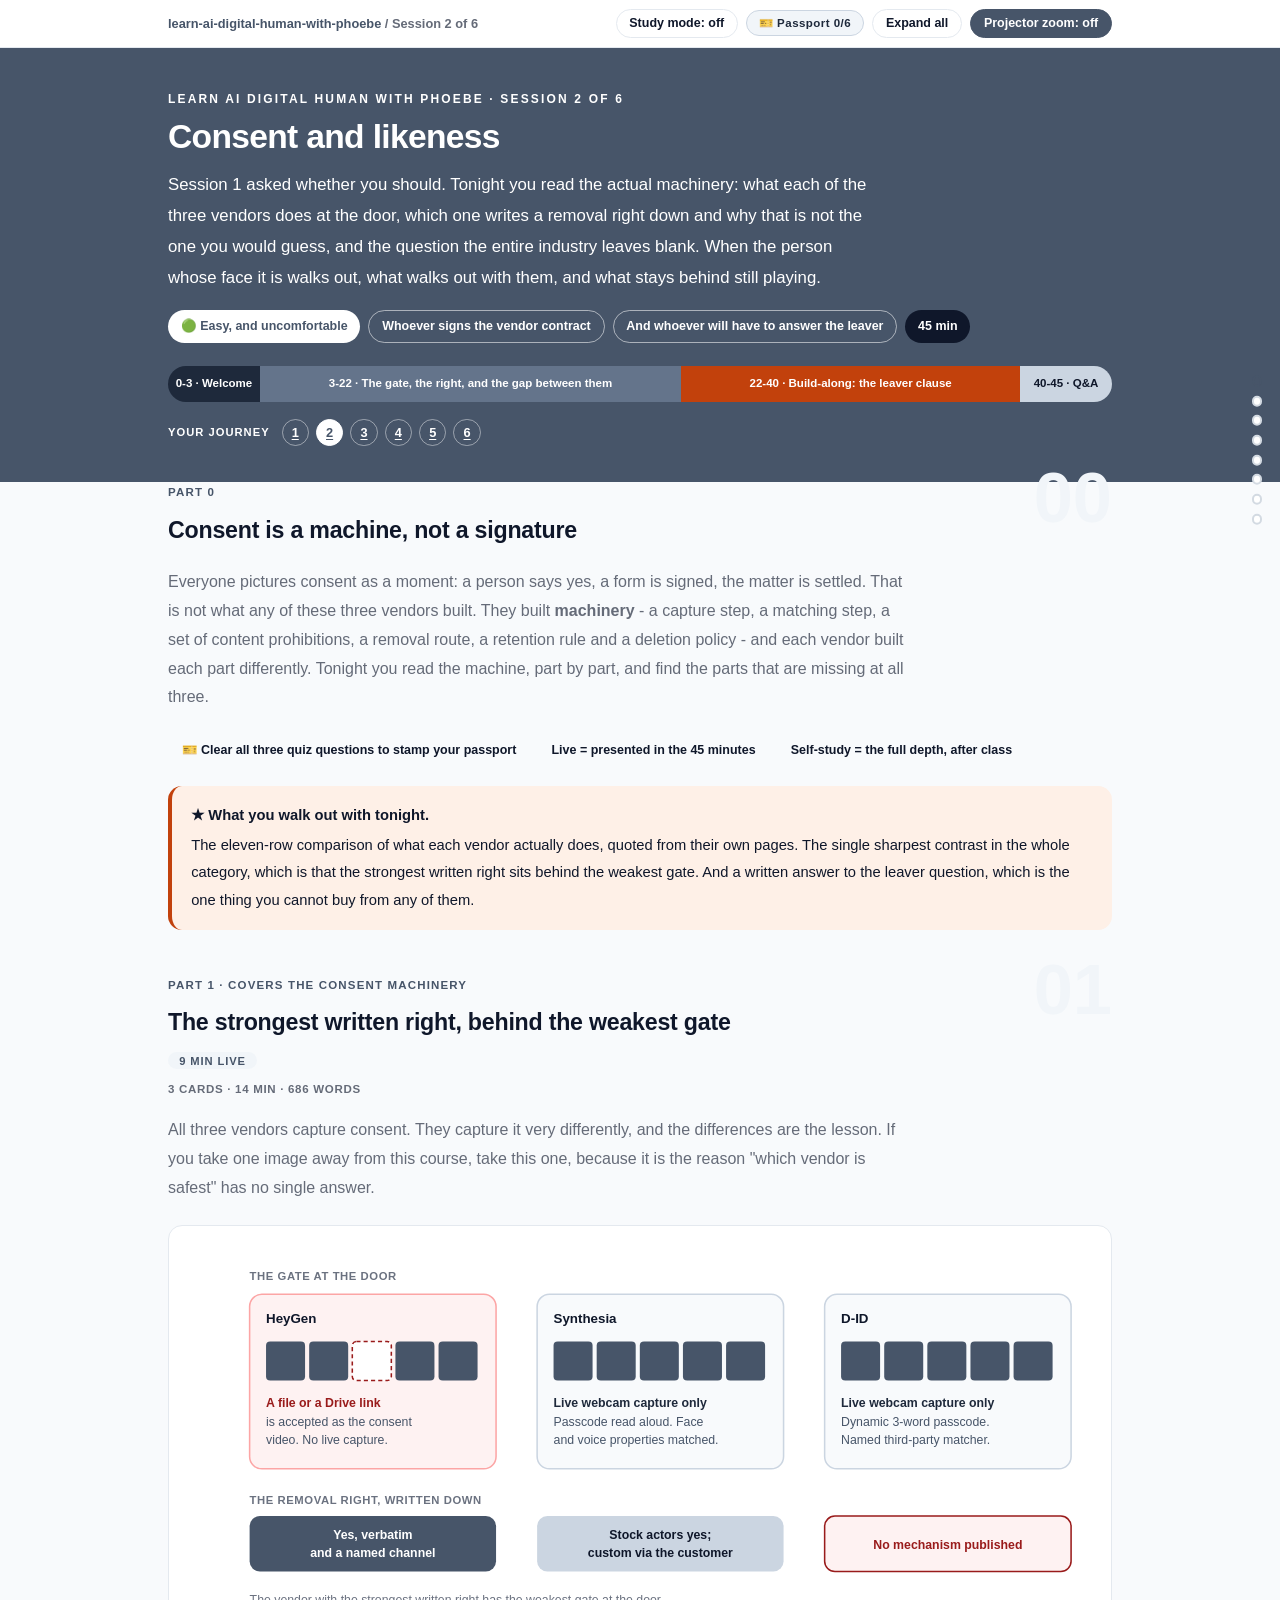
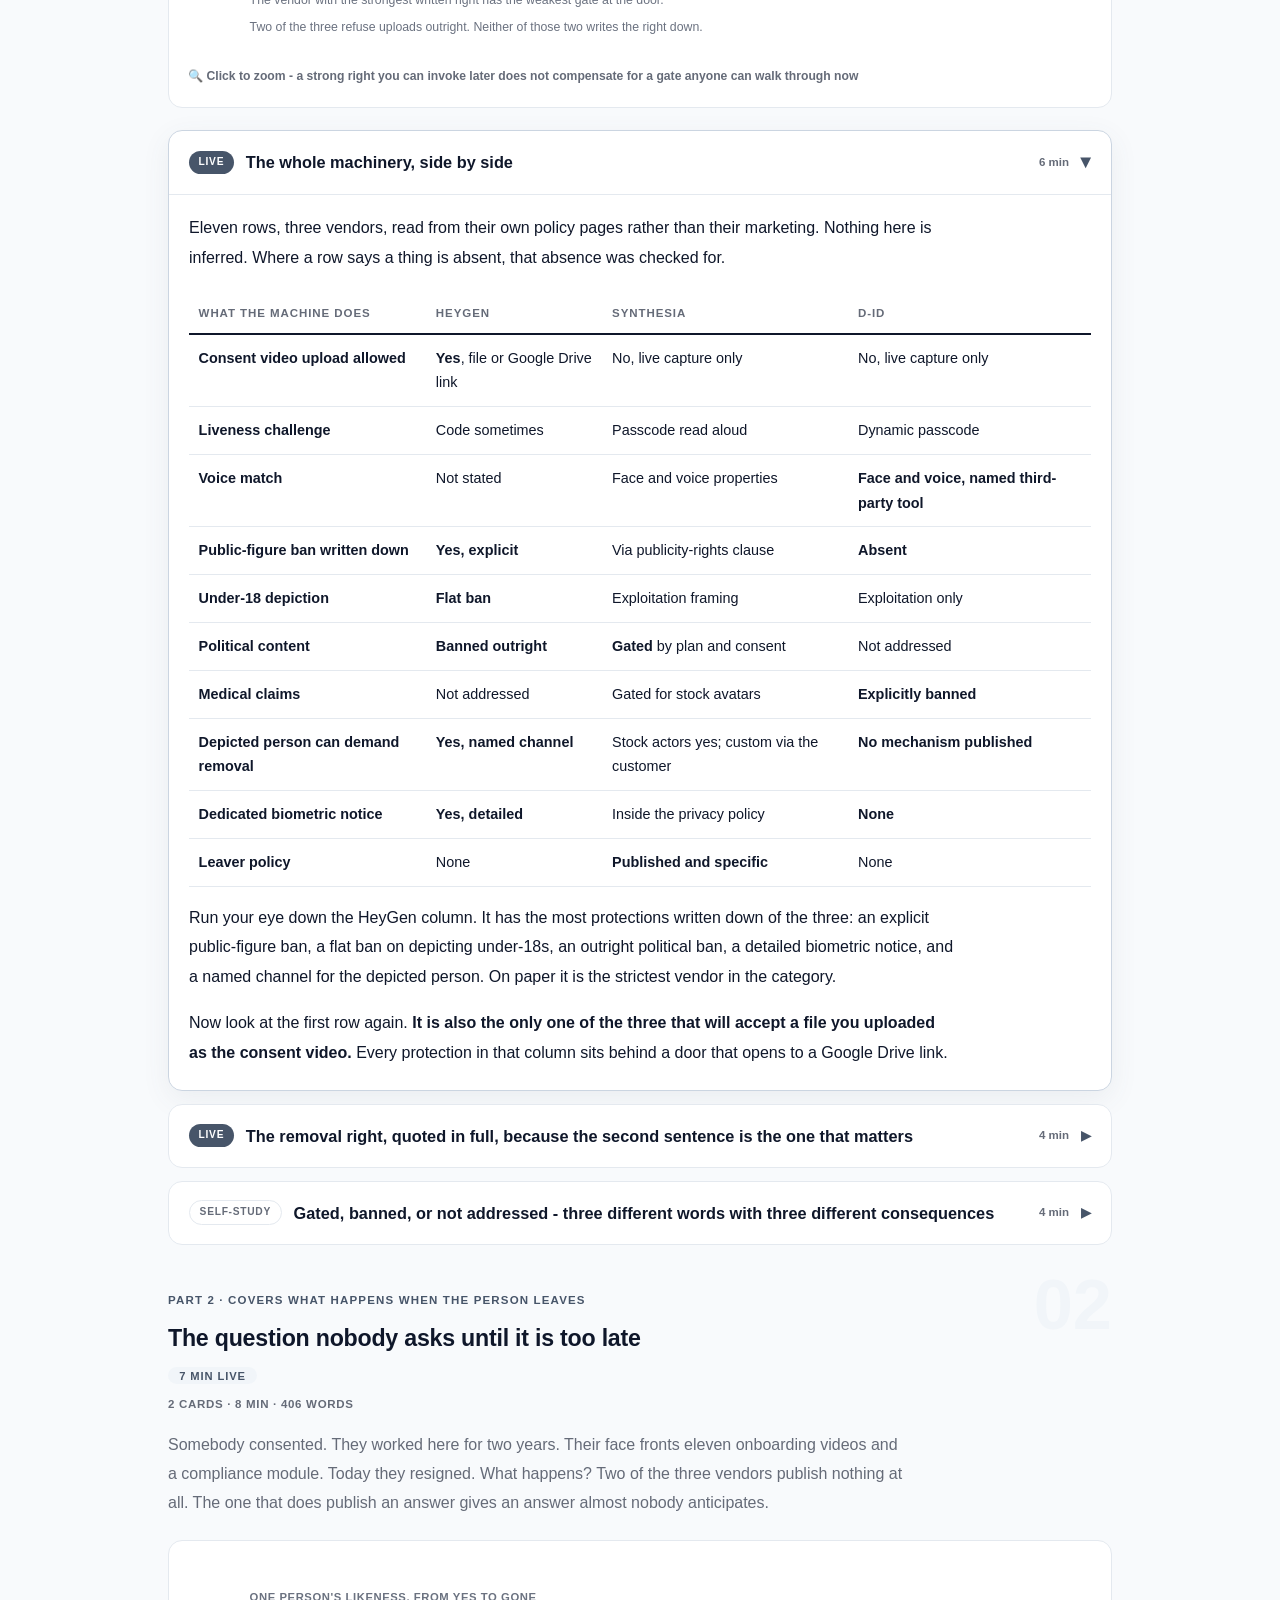
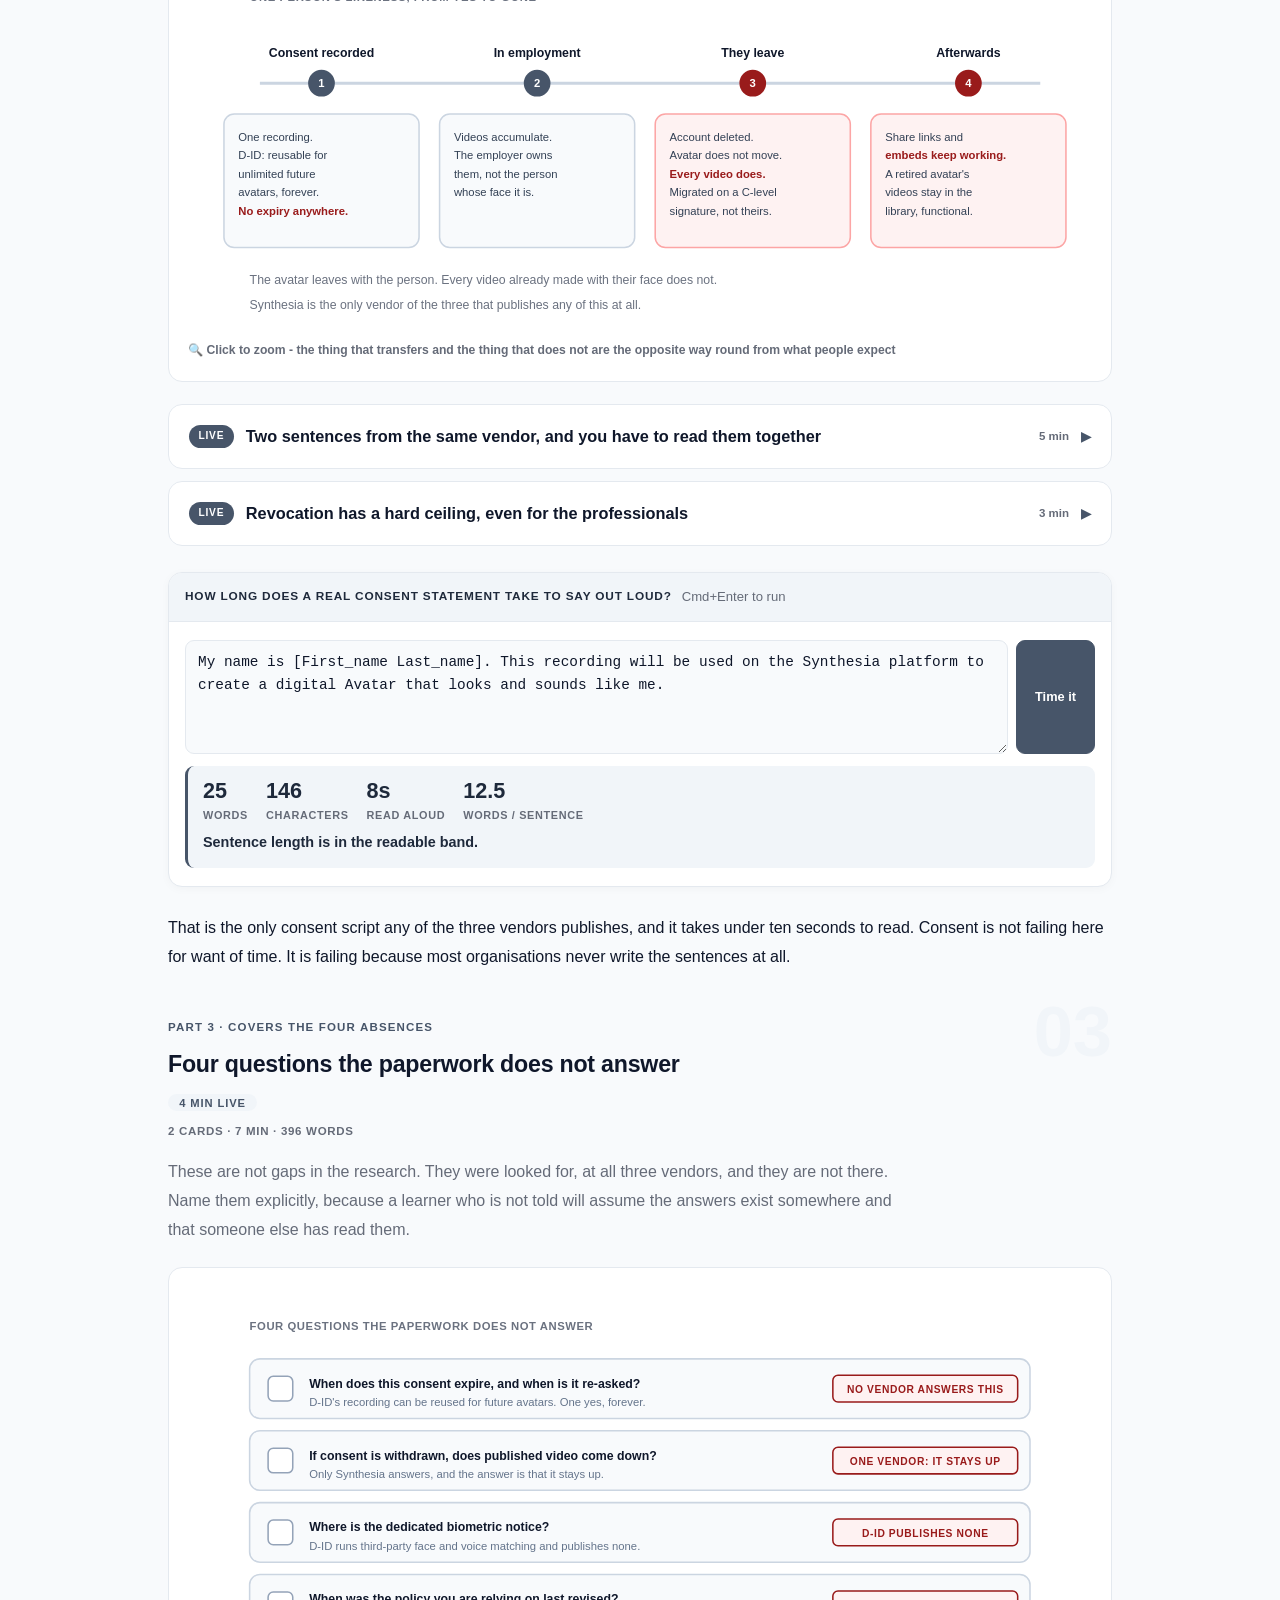
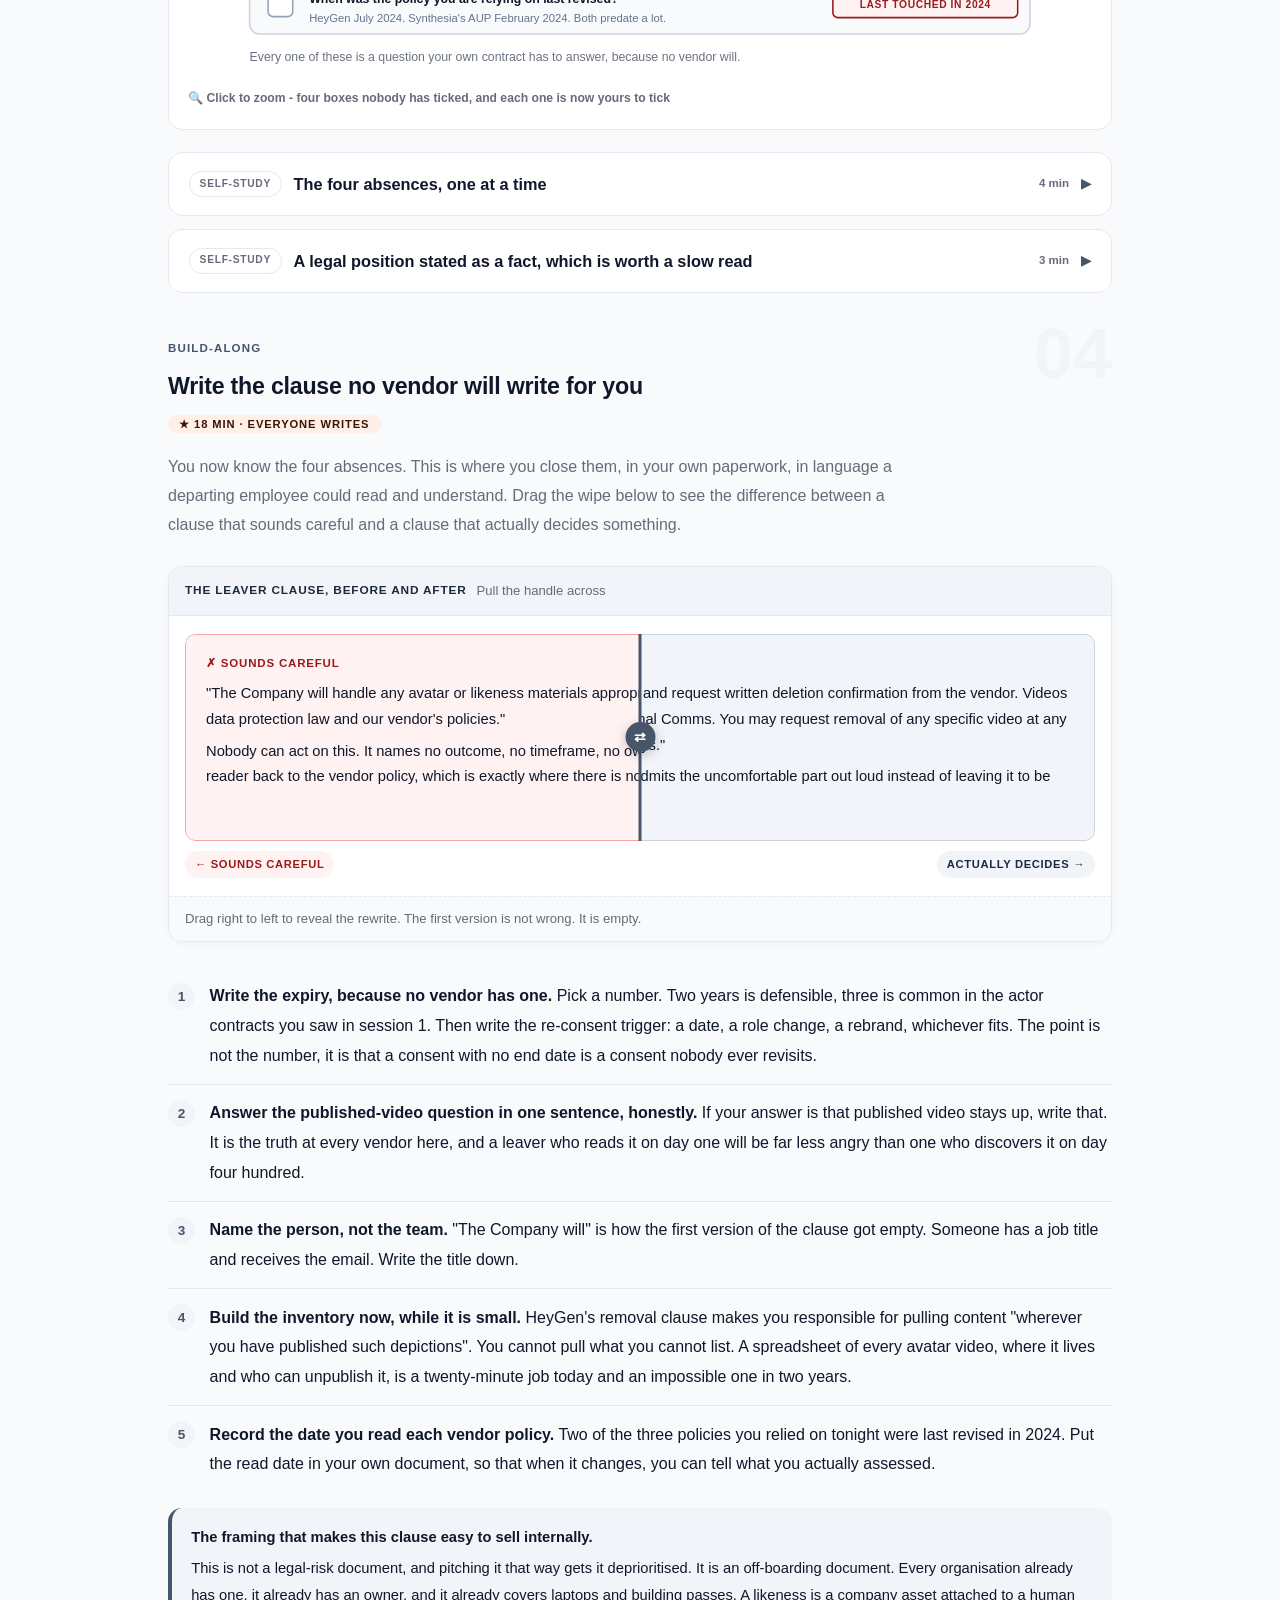
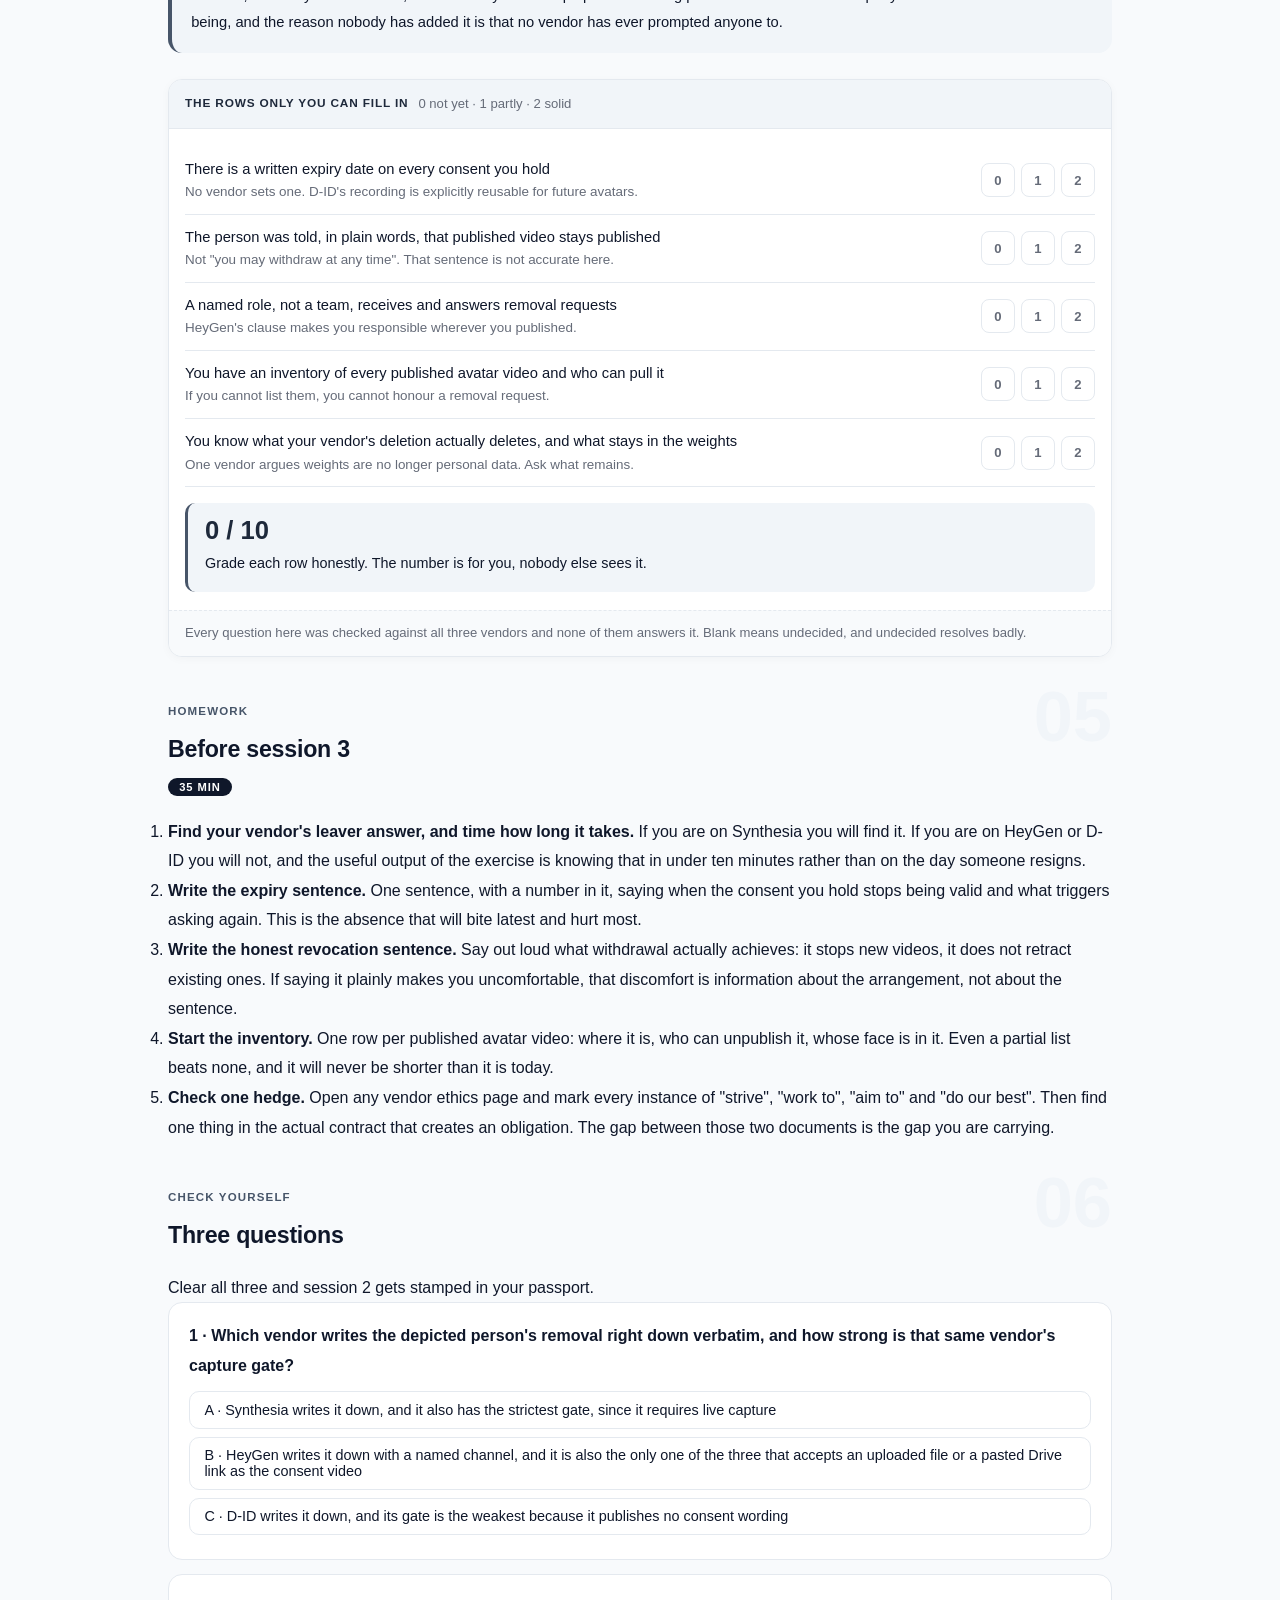
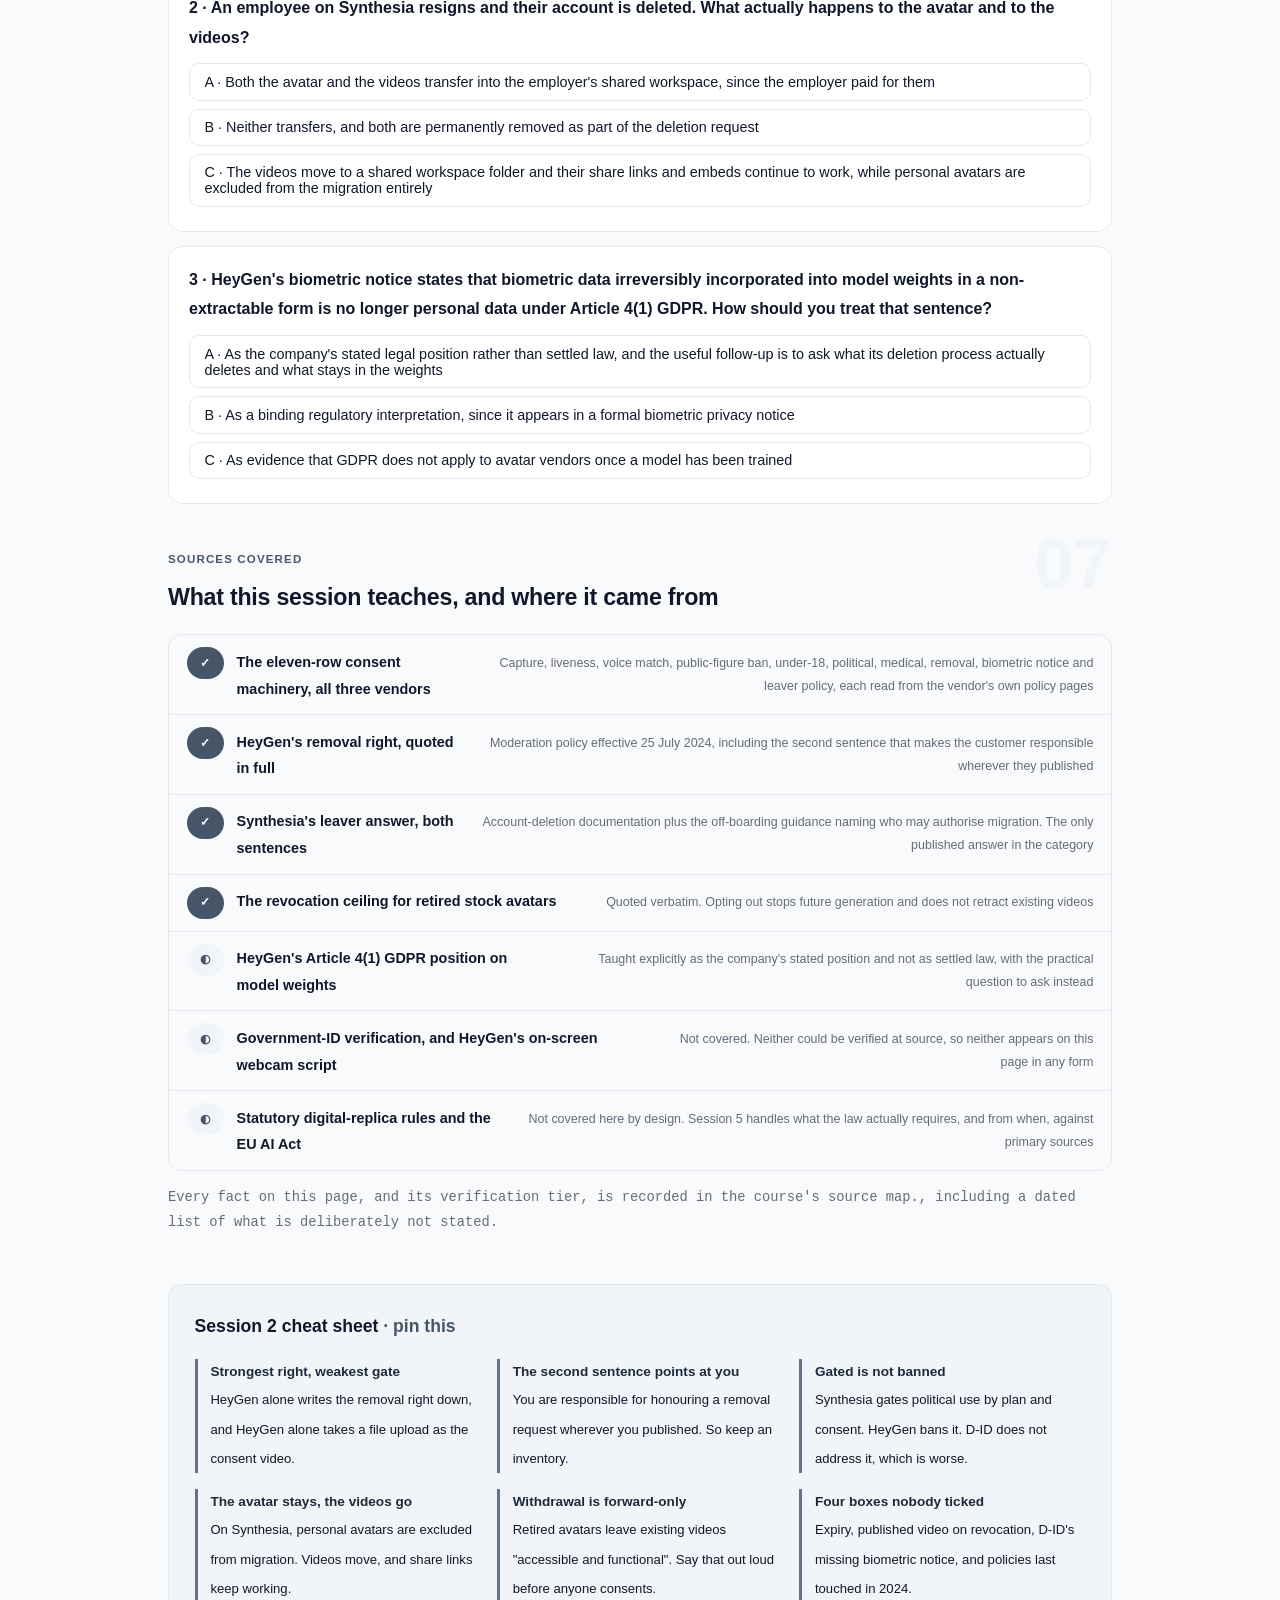
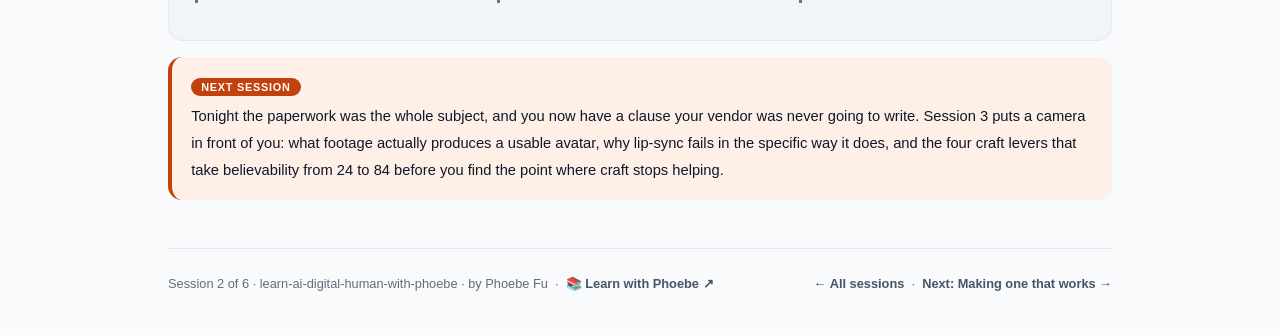
<file: courses/02-consent-and-likeness.html>
<!DOCTYPE html>
<html lang="en">
<head>
<meta charset="UTF-8">
<meta name="viewport" content="width=device-width, initial-scale=1.0">
<!-- social:start -->
<meta name="description" content="Session 2 of 6. The consent machinery compared across HeyGen, Synthesia and D-ID, why the vendor with the strongest written right has the weakest gate at the door, and what happens to a person's likeness when they leave.">
<meta property="og:type" content="article">
<meta property="og:site_name" content="Learn with Phoebe">
<meta property="og:title" content="Consent and likeness - learn ai digital human with phoebe">
<meta property="og:description" content="Session 2 of 6. The strongest written removal right sits behind the weakest gate. And when the person leaves, the avatar stays behind but every video walks on.">
<meta property="og:url" content="https://phoebefu6.github.io/learn-ai-digital-human-with-phoebe/courses/02-consent-and-likeness.html">
<meta property="og:image" content="https://phoebefu6.github.io/learn-ai-digital-human-with-phoebe/assets/og-cover.png">
<meta property="og:image:width" content="1200">
<meta property="og:image:height" content="630">
<meta name="twitter:card" content="summary_large_image">
<meta name="twitter:title" content="Consent and likeness - learn ai digital human with phoebe">
<meta name="twitter:description" content="Session 2 of 6. What a consent form has to contain, and the leaver clause no vendor will write for you.">
<meta name="twitter:image" content="https://phoebefu6.github.io/learn-ai-digital-human-with-phoebe/assets/og-cover.png">
<!-- social:end -->
<title>Session 2 · Consent and likeness - learn ai digital human with phoebe</title>
<link rel="stylesheet" href="../assets/style.css?v=25">
</head>
<body>

<div class="toolbar">
  <div class="wrap">
    <span class="crumb"><a href="../index.html">learn-ai-digital-human-with-phoebe</a> / Session 2 of 6</span>
    <button class="btn" id="toggle-all" type="button">Expand all</button>
    <button class="btn primary" id="zoom-toggle" type="button">Projector zoom: off</button>
  </div>
</div>

<header class="masthead">
  <div class="wrap">
    <div class="eyebrow">Learn AI Digital Human with Phoebe · Session 2 of 6</div>
    <h1>Consent and <span class="accent">likeness</span></h1>
    <p class="sub">Session 1 asked whether you should. Tonight you read the actual machinery: what each of the three vendors does at the door, which one writes a removal right down and why that is not the one you would guess, and the question the entire industry leaves blank. When the person whose face it is walks out, what walks out with them, and what stays behind still playing.</p>
    <div class="chip-row">
      <span class="chip level">🟢 Easy, and uncomfortable</span>
      <span class="chip audience">Whoever signs the vendor contract</span>
      <span class="chip audience">And whoever will have to answer the leaver</span>
      <span class="chip time">45 min</span>
    </div>
    <div class="agenda">
      <span class="a1" style="flex:1">0-3 · Welcome</span>
      <span class="a2" style="flex:5">3-22 · The gate, the right, and the gap between them</span>
      <span class="a3" style="flex:4">22-40 · Build-along: the leaver clause</span>
      <span class="a4" style="flex:1">40-45 · Q&amp;A</span>
    </div>
  </div>
</header>

<main class="wrap">

  <!-- ============ INTRO ============ -->
  <section class="section" id="intro">
    <div class="section-kicker">
      <span class="klabel">Part 0</span>
      <h2>Consent is a machine, not a signature</h2>
    </div>
    <p class="lede">Everyone pictures consent as a moment: a person says yes, a form is signed, the matter is settled. That is not what any of these three vendors built. They built <strong>machinery</strong> - a capture step, a matching step, a set of content prohibitions, a removal route, a retention rule and a deletion policy - and each vendor built each part differently. Tonight you read the machine, part by part, and find the parts that are missing at all three.</p>

    <div class="legend">
      <span class="pill">🎫 Clear all three quiz questions to stamp your passport</span>
      <span class="pill">Live = presented in the 45 minutes</span>
      <span class="pill">Self-study = the full depth, after class</span>
    </div>

    <div class="callout win">
      <p><strong>★ What you walk out with tonight.</strong> The eleven-row comparison of what each vendor actually does, quoted from their own pages. The single sharpest contrast in the whole category, which is that the strongest written right sits behind the weakest gate. And a written answer to the leaver question, which is the one thing you cannot buy from any of them.</p>
    </div>
  </section>

  <!-- ============ PART 1 ============ -->
  <section class="section" id="part-1">
    <div class="section-kicker">
      <span class="klabel">Part 1 · covers the consent machinery</span>
      <h2>The strongest written right, behind the weakest gate</h2>
      <span class="tag concept">9 min live</span>
    </div>
    <p class="lede">All three vendors capture consent. They capture it very differently, and the differences are the lesson. If you take one image away from this course, take this one, because it is the reason "which vendor is safest" has no single answer.</p>

    <figure class="zoomable">
      <svg viewBox="0 0 880 400" xmlns="http://www.w3.org/2000/svg" role="img" aria-label="Comparison of three vendors. At the capture gate HeyGen accepts an uploaded file or a Drive link, drawn as a hole in the wall, while Synthesia and D-ID require live webcam capture. On the removal right, HeyGen writes it down verbatim, Synthesia covers stock actors only, and D-ID publishes no mechanism at all.">
        <style>
          .d2gK { font: 700 11px Inter, sans-serif; fill: #6B7280; letter-spacing: .05em; }
          .d2gT { font: 800 13px Inter, sans-serif; fill: #0F172A; }
          .d2gA { font: 700 12px Inter, sans-serif; fill: #991B1B; }
          .d2gS { font: 700 12px Inter, sans-serif; fill: #1E293B; }
          .d2gB { font: 400 12px Inter, sans-serif; fill: #475569; }
          .d2gV { font: 700 12px Inter, sans-serif; }
          .d2gN { font: 400 12px Inter, sans-serif; fill: #6B7280; }
        </style>

        <text class="d2gK" x="60" y="34">THE GATE AT THE DOOR</text>

        <rect x="60" y="48" width="240" height="170" rx="12" fill="#FEF2F2" stroke="#FCA5A5" stroke-width="1.5"/>
        <text class="d2gT" x="76" y="76">HeyGen</text>
        <rect x="76" y="94" width="38" height="38" rx="4" fill="#475569"/>
        <rect x="118" y="94" width="38" height="38" rx="4" fill="#475569"/>
        <rect x="160" y="94" width="38" height="38" rx="4" fill="#FFFFFF" stroke="#991B1B" stroke-width="1.5" stroke-dasharray="4 3"/>
        <rect x="202" y="94" width="38" height="38" rx="4" fill="#475569"/>
        <rect x="244" y="94" width="38" height="38" rx="4" fill="#475569"/>
        <text class="d2gA" x="76" y="158">A file or a Drive link</text>
        <text class="d2gB" x="76" y="176">is accepted as the consent</text>
        <text class="d2gB" x="76" y="194">video. No live capture.</text>

        <rect x="340" y="48" width="240" height="170" rx="12" fill="#F8FAFC" stroke="#CBD5E1" stroke-width="1.5"/>
        <text class="d2gT" x="356" y="76">Synthesia</text>
        <rect x="356" y="94" width="38" height="38" rx="4" fill="#475569"/>
        <rect x="398" y="94" width="38" height="38" rx="4" fill="#475569"/>
        <rect x="440" y="94" width="38" height="38" rx="4" fill="#475569"/>
        <rect x="482" y="94" width="38" height="38" rx="4" fill="#475569"/>
        <rect x="524" y="94" width="38" height="38" rx="4" fill="#475569"/>
        <text class="d2gS" x="356" y="158">Live webcam capture only</text>
        <text class="d2gB" x="356" y="176">Passcode read aloud. Face</text>
        <text class="d2gB" x="356" y="194">and voice properties matched.</text>

        <rect x="620" y="48" width="240" height="170" rx="12" fill="#F8FAFC" stroke="#CBD5E1" stroke-width="1.5"/>
        <text class="d2gT" x="636" y="76">D-ID</text>
        <rect x="636" y="94" width="38" height="38" rx="4" fill="#475569"/>
        <rect x="678" y="94" width="38" height="38" rx="4" fill="#475569"/>
        <rect x="720" y="94" width="38" height="38" rx="4" fill="#475569"/>
        <rect x="762" y="94" width="38" height="38" rx="4" fill="#475569"/>
        <rect x="804" y="94" width="38" height="38" rx="4" fill="#475569"/>
        <text class="d2gS" x="636" y="158">Live webcam capture only</text>
        <text class="d2gB" x="636" y="176">Dynamic 3-word passcode.</text>
        <text class="d2gB" x="636" y="194">Named third-party matcher.</text>

        <text class="d2gK" x="60" y="252">THE REMOVAL RIGHT, WRITTEN DOWN</text>

        <rect x="60" y="264" width="240" height="54" rx="10" fill="#475569"/>
        <text class="d2gV" x="180" y="286" text-anchor="middle" fill="#FFFFFF">Yes, verbatim</text>
        <text class="d2gV" x="180" y="304" text-anchor="middle" fill="#FFFFFF">and a named channel</text>

        <rect x="340" y="264" width="240" height="54" rx="10" fill="#CBD5E1"/>
        <text class="d2gV" x="460" y="286" text-anchor="middle" fill="#0F172A">Stock actors yes;</text>
        <text class="d2gV" x="460" y="304" text-anchor="middle" fill="#0F172A">custom via the customer</text>

        <rect x="620" y="264" width="240" height="54" rx="10" fill="#FEF2F2" stroke="#991B1B" stroke-width="1.5"/>
        <text class="d2gV" x="740" y="296" text-anchor="middle" fill="#991B1B">No mechanism published</text>

        <text class="d2gN" x="60" y="350">The vendor with the strongest written right has the weakest gate at the door.</text>
        <text class="d2gN" x="60" y="376">Two of the three refuse uploads outright. Neither of those two writes the right down.</text>
      </svg>
      <figcaption>🔍 Click to zoom - a strong right you can invoke later does not compensate for a gate anyone can walk through now</figcaption>
    </figure>

    <details class="card" open>
      <summary><span class="mode live">Live</span>The whole machinery, side by side<span class="mini">6 min</span><span class="caret">▶</span></summary>
      <div class="body">
        <p>Eleven rows, three vendors, read from their own policy pages rather than their marketing. Nothing here is inferred. Where a row says a thing is absent, that absence was checked for.</p>
        <table class="clean">
          <tr><th>What the machine does</th><th>HeyGen</th><th>Synthesia</th><th>D-ID</th></tr>
          <tr><td>Consent video <strong>upload</strong> allowed</td><td><strong>Yes</strong>, file or Google Drive link</td><td>No, live capture only</td><td>No, live capture only</td></tr>
          <tr><td>Liveness challenge</td><td>Code sometimes</td><td>Passcode read aloud</td><td>Dynamic passcode</td></tr>
          <tr><td>Voice match</td><td>Not stated</td><td>Face and voice properties</td><td><strong>Face and voice, named third-party tool</strong></td></tr>
          <tr><td>Public-figure ban written down</td><td><strong>Yes, explicit</strong></td><td>Via publicity-rights clause</td><td><strong>Absent</strong></td></tr>
          <tr><td>Under-18 depiction</td><td><strong>Flat ban</strong></td><td>Exploitation framing</td><td>Exploitation only</td></tr>
          <tr><td>Political content</td><td><strong>Banned outright</strong></td><td><strong>Gated</strong> by plan and consent</td><td>Not addressed</td></tr>
          <tr><td>Medical claims</td><td>Not addressed</td><td>Gated for stock avatars</td><td><strong>Explicitly banned</strong></td></tr>
          <tr><td>Depicted person can demand removal</td><td><strong>Yes, named channel</strong></td><td>Stock actors yes; custom via the customer</td><td><strong>No mechanism published</strong></td></tr>
          <tr><td>Dedicated biometric notice</td><td><strong>Yes, detailed</strong></td><td>Inside the privacy policy</td><td><strong>None</strong></td></tr>
          <tr><td>Leaver policy</td><td>None</td><td><strong>Published and specific</strong></td><td>None</td></tr>
        </table>
        <p>Run your eye down the HeyGen column. It has the most protections written down of the three: an explicit public-figure ban, a flat ban on depicting under-18s, an outright political ban, a detailed biometric notice, and a named channel for the depicted person. On paper it is the strictest vendor in the category.</p>
        <p>Now look at the first row again. <strong>It is also the only one of the three that will accept a file you uploaded as the consent video.</strong> Every protection in that column sits behind a door that opens to a Google Drive link.</p>
      </div>
    </details>

    <details class="card">
      <summary><span class="mode live">Live</span>The removal right, quoted in full, because the second sentence is the one that matters<span class="mini">4 min</span><span class="caret">▶</span></summary>
      <div class="body">
        <p>HeyGen is the only one of the three that writes the removal right down. Here it is verbatim, from a moderation policy effective 25 July 2024:</p>
        <div class="prompt-box good">
          <span class="label">★ HeyGen moderation policy, the removal right</span>
"The Actor reserves the right to request removal of their likeness from
our Services at any time. You are responsible for honoring any request
by or on behalf of an Actor to remove content depicting them wherever
you have published such depictions."
        </div>
        <p>Most people read the first sentence and stop. The second sentence is the operative one, and it points at <strong>you</strong>. The vendor undertakes to remove the likeness from its own services. Everything you published elsewhere - your website, your intranet, YouTube, a partner's onboarding portal, an embed in a slide deck someone downloaded - is your obligation to chase, by name, in a policy you have probably never opened.</p>
        <div class="callout tip">
          <p><strong>The practical consequence.</strong> "We use HeyGen, and HeyGen honours removal requests" is not a plan. The clause makes the customer responsible for honouring the request wherever they published. So the real question is whether you have an inventory of where your avatar videos are, and a route to pull each of them. If you cannot list them, you cannot honour the clause you already agreed to.</p>
        </div>
      </div>
    </details>

    <details class="card">
      <summary><span class="mode self">Self-study</span>Gated, banned, or not addressed - three different words with three different consequences<span class="mini">4 min</span><span class="caret">▶</span></summary>
      <div class="body">
        <p>The content rows in that table are worth reading slowly, because the vendors are not disagreeing about ethics. They are disagreeing about mechanism, and the mechanism decides what happens to you.</p>
        <p><strong>Synthesia gates political use rather than banning it.</strong> Using a stock avatar:</p>
        <div class="prompt-box good">
          <span class="label">★ Synthesia acceptable use policy</span>
"in a TV program, news broadcast, fundraise or political campaign, or in
the dissemination of any commentary around current events, politics or
topics that may be polarizing"
        </div>
        <p>requires written consent from Synthesia, and for a custom avatar it is permitted "only on certain Services plans and with appropriate consent from the individual." That is a gate, not a wall. HeyGen simply bans political content outright. D-ID does not address it at all, which is the worst of the three positions to be relying on, because an unaddressed use is not a permitted use, it is an unresolved one.</p>
        <p><strong>D-ID uniquely bans medical claims outright.</strong> Its end user licence prohibits content that "provides medical advice and/or medical results interpretation", a clause neither competitor has. If you work in health, that single row may decide your vendor.</p>
        <div class="callout example">
          <span class="ex-pill">Read the hedges</span>
          <p>D-ID's ethics page is worth reading as a writing exercise. It is hedged throughout: "do our best", "work to ensure", "strive to ensure". Those are aspirational verbs. They create no obligation and no remedy. The EULA clause banning medical claims is contractual and enforceable. The ethics page is neither. When you are assessing a vendor, the question is never what the ethics page says, it is which document the sentence lives in.</p>
        </div>
      </div>
    </details>
  </section>

  <!-- ============ PART 2 ============ -->
  <section class="section" id="part-2">
    <div class="section-kicker">
      <span class="klabel">Part 2 · covers what happens when the person leaves</span>
      <h2>The question nobody asks until it is too late</h2>
      <span class="tag concept">7 min live</span>
    </div>
    <p class="lede">Somebody consented. They worked here for two years. Their face fronts eleven onboarding videos and a compliance module. Today they resigned. What happens? Two of the three vendors publish nothing at all. The one that does publish an answer gives an answer almost nobody anticipates.</p>

    <figure class="zoomable">
      <svg viewBox="0 0 880 360" xmlns="http://www.w3.org/2000/svg" role="img" aria-label="A four-stage timeline of one person's likeness. At consent, one recording with no expiry. During employment, videos accumulate and the employer owns them. On departure, the avatar does not transfer but every video does. Afterwards, share links and embeds keep working.">
        <style>
          .d2tK { font: 700 11px Inter, sans-serif; fill: #6B7280; letter-spacing: .05em; }
          .d2tL { font: 700 12px Inter, sans-serif; fill: #0F172A; }
          .d2tB { font: 400 11px Inter, sans-serif; fill: #334155; }
          .d2tD { font: 700 11px Inter, sans-serif; fill: #991B1B; }
          .d2tN { font: 400 12px Inter, sans-serif; fill: #6B7280; }
          .d2tC { font: 700 11px Inter, sans-serif; fill: #FFFFFF; }
        </style>

        <text class="d2tK" x="60" y="40">ONE PERSON'S LIKENESS, FROM YES TO GONE</text>

        <line x1="70" y1="120" x2="830" y2="120" stroke="#CBD5E1" stroke-width="3"/>

        <text class="d2tL" x="130" y="94" text-anchor="middle">Consent recorded</text>
        <circle cx="130" cy="120" r="13" fill="#475569"/>
        <text class="d2tC" x="130" y="124" text-anchor="middle">1</text>
        <rect x="35" y="150" width="190" height="130" rx="10" fill="#F8FAFC" stroke="#CBD5E1" stroke-width="1.5"/>
        <text class="d2tB" x="49" y="176">One recording.</text>
        <text class="d2tB" x="49" y="194">D-ID: reusable for</text>
        <text class="d2tB" x="49" y="212">unlimited future</text>
        <text class="d2tB" x="49" y="230">avatars, forever.</text>
        <text class="d2tD" x="49" y="248">No expiry anywhere.</text>

        <text class="d2tL" x="340" y="94" text-anchor="middle">In employment</text>
        <circle cx="340" cy="120" r="13" fill="#475569"/>
        <text class="d2tC" x="340" y="124" text-anchor="middle">2</text>
        <rect x="245" y="150" width="190" height="130" rx="10" fill="#F8FAFC" stroke="#CBD5E1" stroke-width="1.5"/>
        <text class="d2tB" x="259" y="176">Videos accumulate.</text>
        <text class="d2tB" x="259" y="194">The employer owns</text>
        <text class="d2tB" x="259" y="212">them, not the person</text>
        <text class="d2tB" x="259" y="230">whose face it is.</text>

        <text class="d2tL" x="550" y="94" text-anchor="middle">They leave</text>
        <circle cx="550" cy="120" r="13" fill="#991B1B"/>
        <text class="d2tC" x="550" y="124" text-anchor="middle">3</text>
        <rect x="455" y="150" width="190" height="130" rx="10" fill="#FEF2F2" stroke="#FCA5A5" stroke-width="1.5"/>
        <text class="d2tB" x="469" y="176">Account deleted.</text>
        <text class="d2tB" x="469" y="194">Avatar does not move.</text>
        <text class="d2tD" x="469" y="212">Every video does.</text>
        <text class="d2tB" x="469" y="230">Migrated on a C-level</text>
        <text class="d2tB" x="469" y="248">signature, not theirs.</text>

        <text class="d2tL" x="760" y="94" text-anchor="middle">Afterwards</text>
        <circle cx="760" cy="120" r="13" fill="#991B1B"/>
        <text class="d2tC" x="760" y="124" text-anchor="middle">4</text>
        <rect x="665" y="150" width="190" height="130" rx="10" fill="#FEF2F2" stroke="#FCA5A5" stroke-width="1.5"/>
        <text class="d2tB" x="679" y="176">Share links and</text>
        <text class="d2tD" x="679" y="194">embeds keep working.</text>
        <text class="d2tB" x="679" y="212">A retired avatar's</text>
        <text class="d2tB" x="679" y="230">videos stay in the</text>
        <text class="d2tB" x="679" y="248">library, functional.</text>

        <text class="d2tN" x="60" y="316">The avatar leaves with the person. Every video already made with their face does not.</text>
        <text class="d2tN" x="60" y="340">Synthesia is the only vendor of the three that publishes any of this at all.</text>
      </svg>
      <figcaption>🔍 Click to zoom - the thing that transfers and the thing that does not are the opposite way round from what people expect</figcaption>
    </figure>

    <details class="card">
      <summary><span class="mode live">Live</span>Two sentences from the same vendor, and you have to read them together<span class="mini">5 min</span><span class="caret">▶</span></summary>
      <div class="body">
        <p>Synthesia publishes what happens when a workspace member's account is deleted. Neither sentence below is alarming on its own. Together they are the whole problem.</p>
        <div class="prompt-box good">
          <span class="label">★ Synthesia, on account deletion</span>
"all of their videos are automatically moved into a folder in the shared
workspace titled 'moved content - user email'. Share links and embeds
for this content continue to work."
        </div>
        <div class="prompt-box good">
          <span class="label">★ Synthesia, in the same documentation</span>
"Content migration only applies to videos and templates in My Videos.
It does not include personal avatars."
        </div>
        <p>So: <strong>the leaver's avatar does not transfer to the employer, but every video already made with their face does, and the links keep working.</strong></p>
        <p>Read that against what most organisations assume. They assume the opposite on both counts. They assume the company keeps the avatar, because the company paid for it. And they assume the videos become dormant, because the person is gone. Neither is true. You lose the asset you wanted to keep, and you keep the asset you needed a decision about.</p>
        <div class="callout tip">
          <p><strong>And the person is not asked.</strong> Synthesia's off-boarding guidance adds that support will migrate a departed person's content on written authorisation from "the contract signee, a C-level executive, or the head of procurement". Three named roles, none of them the individual whose face is in the videos. Their consent opened the door. Their departure does not close it, and their signature is not required to move what they made.</p>
        </div>
      </div>
    </details>

    <details class="card">
      <summary><span class="mode live">Live</span>Revocation has a hard ceiling, even for the professionals<span class="mini">3 min</span><span class="caret">▶</span></summary>
      <div class="body">
        <p>If you assume the leaver problem is a quirk of employment, look at what happens with the professional stock actors, who have contracts, agents and an explicit opt-out route. When a Synthesia stock avatar or voice is retired:</p>
        <div class="prompt-box bad">
          <span class="label">✗ The ceiling on every revocation right in this category</span>
"All existing generated videos created with a retired avatar or voice
will remain accessible and functional in your library."
        </div>
        <p><strong>Opting out stops future generation. It does not retract what already exists.</strong> That is the honest shape of every withdrawal right on offer here. It is forward-looking. It is not a recall.</p>
        <p>Which means the sentence you say to someone before they consent has to be accurate about that. Not "you can withdraw at any time", which is what people hear and what makes them comfortable saying yes. The accurate sentence is: <strong>you can stop us making new ones, and everything already made stays made.</strong> If that sentence would change their answer, they were not properly consenting to begin with.</p>
      </div>
    </details>

    <div class="tryrow" data-fn="wordcount" data-multiline="1" data-title="How long does a real consent statement take to say out loud?"
         data-hint="Paste your own consent wording and compare"
         data-cta="Time it"
         data-seed="My name is [First_name Last_name]. This recording will be used on the Synthesia platform to create a digital Avatar that looks and sounds like me."></div>

    <p>That is the only consent script any of the three vendors publishes, and it takes under ten seconds to read. Consent is not failing here for want of time. It is failing because most organisations never write the sentences at all.</p>
  </section>

  <!-- ============ PART 3 ============ -->
  <section class="section" id="part-3">
    <div class="section-kicker">
      <span class="klabel">Part 3 · covers the four absences</span>
      <h2>Four questions the paperwork does not answer</h2>
      <span class="tag concept">4 min live</span>
    </div>
    <p class="lede">These are not gaps in the research. They were looked for, at all three vendors, and they are not there. Name them explicitly, because a learner who is not told will assume the answers exist somewhere and that someone else has read them.</p>

    <figure class="zoomable">
      <svg viewBox="0 0 880 380" xmlns="http://www.w3.org/2000/svg" role="img" aria-label="Four unanswered questions. When does consent expire: no vendor answers. Does published video come down on withdrawal: only Synthesia answers and the answer is it stays up. Where is the biometric notice: D-ID publishes none. When was the policy last revised: 2024 at two of three.">
        <style>
          .d2aK { font: 700 11px Inter, sans-serif; fill: #6B7280; letter-spacing: .05em; }
          .d2aQ { font: 700 12px Inter, sans-serif; fill: #0F172A; }
          .d2aD { font: 400 11px Inter, sans-serif; fill: #64748B; }
          .d2aS { font: 800 10px Inter, sans-serif; fill: #991B1B; letter-spacing: .06em; }
          .d2aN { font: 400 12px Inter, sans-serif; fill: #6B7280; }
        </style>

        <text class="d2aK" x="60" y="42">FOUR QUESTIONS THE PAPERWORK DOES NOT ANSWER</text>

        <rect x="60" y="70" width="760" height="58" rx="10" fill="#F8FAFC" stroke="#CBD5E1" stroke-width="1.5"/>
        <rect x="78" y="87" width="24" height="24" rx="5" fill="#FFFFFF" stroke="#94A3B8" stroke-width="1.5"/>
        <text class="d2aQ" x="118" y="98">When does this consent expire, and when is it re-asked?</text>
        <text class="d2aD" x="118" y="116">D-ID's recording can be reused for future avatars. One yes, forever.</text>
        <rect x="628" y="86" width="180" height="26" rx="5" fill="#FEF2F2" stroke="#991B1B" stroke-width="1.5"/>
        <text class="d2aS" x="718" y="103" text-anchor="middle">NO VENDOR ANSWERS THIS</text>

        <rect x="60" y="140" width="760" height="58" rx="10" fill="#F8FAFC" stroke="#CBD5E1" stroke-width="1.5"/>
        <rect x="78" y="157" width="24" height="24" rx="5" fill="#FFFFFF" stroke="#94A3B8" stroke-width="1.5"/>
        <text class="d2aQ" x="118" y="168">If consent is withdrawn, does published video come down?</text>
        <text class="d2aD" x="118" y="186">Only Synthesia answers, and the answer is that it stays up.</text>
        <rect x="628" y="156" width="180" height="26" rx="5" fill="#FEF2F2" stroke="#991B1B" stroke-width="1.5"/>
        <text class="d2aS" x="718" y="173" text-anchor="middle">ONE VENDOR: IT STAYS UP</text>

        <rect x="60" y="210" width="760" height="58" rx="10" fill="#F8FAFC" stroke="#CBD5E1" stroke-width="1.5"/>
        <rect x="78" y="227" width="24" height="24" rx="5" fill="#FFFFFF" stroke="#94A3B8" stroke-width="1.5"/>
        <text class="d2aQ" x="118" y="238">Where is the dedicated biometric notice?</text>
        <text class="d2aD" x="118" y="256">D-ID runs third-party face and voice matching and publishes none.</text>
        <rect x="628" y="226" width="180" height="26" rx="5" fill="#FEF2F2" stroke="#991B1B" stroke-width="1.5"/>
        <text class="d2aS" x="718" y="243" text-anchor="middle">D-ID PUBLISHES NONE</text>

        <rect x="60" y="280" width="760" height="58" rx="10" fill="#F8FAFC" stroke="#CBD5E1" stroke-width="1.5"/>
        <rect x="78" y="297" width="24" height="24" rx="5" fill="#FFFFFF" stroke="#94A3B8" stroke-width="1.5"/>
        <text class="d2aQ" x="118" y="308">When was the policy you are relying on last revised?</text>
        <text class="d2aD" x="118" y="326">HeyGen July 2024. Synthesia's AUP February 2024. Both predate a lot.</text>
        <rect x="628" y="296" width="180" height="26" rx="5" fill="#FEF2F2" stroke="#991B1B" stroke-width="1.5"/>
        <text class="d2aS" x="718" y="313" text-anchor="middle">LAST TOUCHED IN 2024</text>

        <text class="d2aN" x="60" y="364">Every one of these is a question your own contract has to answer, because no vendor will.</text>
      </svg>
      <figcaption>🔍 Click to zoom - four boxes nobody has ticked, and each one is now yours to tick</figcaption>
    </figure>

    <details class="card">
      <summary><span class="mode self">Self-study</span>The four absences, one at a time<span class="mini">4 min</span><span class="caret">▶</span></summary>
      <div class="body">
        <ol>
          <li><strong>No vendor publishes a consent expiry or a re-consent cadence.</strong> D-ID states its consent recording can be reused for future avatars. One recording, unlimited future avatars, no re-affirmation at any point. A yes given in year one still authorises an avatar built in year four, and nobody is required to ask again.</li>
          <li><strong>No vendor except Synthesia says what happens to already-published video when consent is revoked</strong>, and Synthesia's answer is that it stays up. Silence from the other two is not a softer answer. It is no answer, which in practice resolves the same way.</li>
          <li><strong>D-ID publishes no biometric notice at all</strong>, despite running face and voice matching through a named third party. That is the one row in the whole comparison where a vendor is doing more biometric processing than its competitors and documenting less of it.</li>
          <li><strong>HeyGen's moderation policy has not been revised since July 2024</strong> and Synthesia's acceptable use policy not since February 2024. Both predate the EU AI Act transparency obligations that Synthesia's own current terms now reference. Treat every vendor policy as a dated snapshot and record the date you read it, because a policy is only evidence of what was true on the day you looked.</li>
        </ol>
      </div>
    </details>

    <details class="card">
      <summary><span class="mode self">Self-study</span>A legal position stated as a fact, which is worth a slow read<span class="mini">3 min</span><span class="caret">▶</span></summary>
      <div class="body">
        <p>HeyGen's biometric privacy notice, updated 5 May 2026, contains this:</p>
        <div class="prompt-box bad">
          <span class="label">✗ Read this as a claim, not as a conclusion</span>
"Where biometric data has been irreversibly incorporated into model
weights in a non-extractable form, it is no longer considered personal
data within the meaning of Article 4(1) GDPR."
        </div>
        <p><strong>That is HeyGen's stated legal position. It is not settled law, and this course will not pretend otherwise.</strong> It is a coherent argument and it may well prevail. It is also enormously convenient for the party making it, because if it holds, then the moment a face has been absorbed into a trained model, the deletion right that applies to personal data stops applying to that copy of the face.</p>
        <div class="callout tip">
          <p><strong>How to use this in a procurement conversation.</strong> Do not argue about whether the position is correct, because you will not settle that and neither will your counsel in the time available. Ask the narrower question instead: <em>what does your deletion process actually delete, and what does it leave in the weights?</em> The answer to that is factual, it is answerable, and it tells you what a deletion request from your leaver will actually achieve.</p>
        </div>
      </div>
    </details>
  </section>

  <!-- ============ DEMO ============ -->
  <section class="section" id="demo-1">
    <div class="section-kicker">
      <span class="klabel">Build-along</span>
      <h2>Write the clause no vendor will write for you</h2>
      <span class="tag demo">★ 18 min · everyone writes</span>
    </div>
    <p class="lede">You now know the four absences. This is where you close them, in your own paperwork, in language a departing employee could read and understand. Drag the wipe below to see the difference between a clause that sounds careful and a clause that actually decides something.</p>

    <div class="wipe" data-title="The leaver clause, before and after" data-label-a="Sounds careful"
         data-label-b="Actually decides" data-foot="Drag right to left to reveal the rewrite. The first version is not wrong. It is empty.">
      <div class="wipe-a">
        <p>"The Company will handle any avatar or likeness materials appropriately following the end of your employment, in line with applicable data protection law and our vendor's policies."</p>
        <p>Nobody can act on this. It names no outcome, no timeframe, no owner and no route. On the day the question is asked, it sends the reader back to the vendor policy, which is exactly where there is no answer.</p>
      </div>
      <div class="wipe-b">
        <p>"Within 10 working days of your last day, we will delete your avatar and request written deletion confirmation from the vendor. Videos already published stay published. Named owner: the Head of Internal Comms. You may request removal of any specific video at any time, to a named address, and we will answer within 10 working days."</p>
        <p>Every sentence names an outcome, a clock and a person. It also admits the uncomfortable part out loud instead of leaving it to be discovered.</p>
      </div>
    </div>

    <div class="steps">
      <div class="step"><p><strong>Write the expiry, because no vendor has one.</strong> Pick a number. Two years is defensible, three is common in the actor contracts you saw in session 1. Then write the re-consent trigger: a date, a role change, a rebrand, whichever fits. The point is not the number, it is that a consent with no end date is a consent nobody ever revisits.</p></div>
      <div class="step"><p><strong>Answer the published-video question in one sentence, honestly.</strong> If your answer is that published video stays up, write that. It is the truth at every vendor here, and a leaver who reads it on day one will be far less angry than one who discovers it on day four hundred.</p></div>
      <div class="step"><p><strong>Name the person, not the team.</strong> "The Company will" is how the first version of the clause got empty. Someone has a job title and receives the email. Write the title down.</p></div>
      <div class="step"><p><strong>Build the inventory now, while it is small.</strong> HeyGen's removal clause makes you responsible for pulling content "wherever you have published such depictions". You cannot pull what you cannot list. A spreadsheet of every avatar video, where it lives and who can unpublish it, is a twenty-minute job today and an impossible one in two years.</p></div>
      <div class="step"><p><strong>Record the date you read each vendor policy.</strong> Two of the three policies you relied on tonight were last revised in 2024. Put the read date in your own document, so that when it changes, you can tell what you actually assessed.</p></div>
    </div>

    <div class="callout tip">
      <p><strong>The framing that makes this clause easy to sell internally.</strong> This is not a legal-risk document, and pitching it that way gets it deprioritised. It is an off-boarding document. Every organisation already has one, it already has an owner, and it already covers laptops and building passes. A likeness is a company asset attached to a human being, and the reason nobody has added it is that no vendor has ever prompted anyone to.</p>
    </div>

    <div class="scorecard" data-title="The rows only you can fill in" data-foot="Every question here was checked against all three vendors and none of them answers it. Blank means undecided, and undecided resolves badly.">
      <div class="sc-row"><div class="sc-q">There is a written expiry date on every consent you hold<em>No vendor sets one. D-ID's recording is explicitly reusable for future avatars.</em></div></div>
      <div class="sc-row"><div class="sc-q">The person was told, in plain words, that published video stays published<em>Not "you may withdraw at any time". That sentence is not accurate here.</em></div></div>
      <div class="sc-row"><div class="sc-q">A named role, not a team, receives and answers removal requests<em>HeyGen's clause makes you responsible wherever you published.</em></div></div>
      <div class="sc-row"><div class="sc-q">You have an inventory of every published avatar video and who can pull it<em>If you cannot list them, you cannot honour a removal request.</em></div></div>
      <div class="sc-row"><div class="sc-q">You know what your vendor's deletion actually deletes, and what stays in the weights<em>One vendor argues weights are no longer personal data. Ask what remains.</em></div></div>
    </div>
  </section>

  <!-- ============ HOMEWORK ============ -->
  <section class="section" id="exercise">
    <div class="section-kicker">
      <span class="klabel">Homework</span>
      <h2>Before session 3</h2>
      <span class="tag exercise">35 min</span>
    </div>
    <ol>
      <li><strong>Find your vendor's leaver answer, and time how long it takes.</strong> If you are on Synthesia you will find it. If you are on HeyGen or D-ID you will not, and the useful output of the exercise is knowing that in under ten minutes rather than on the day someone resigns.</li>
      <li><strong>Write the expiry sentence.</strong> One sentence, with a number in it, saying when the consent you hold stops being valid and what triggers asking again. This is the absence that will bite latest and hurt most.</li>
      <li><strong>Write the honest revocation sentence.</strong> Say out loud what withdrawal actually achieves: it stops new videos, it does not retract existing ones. If saying it plainly makes you uncomfortable, that discomfort is information about the arrangement, not about the sentence.</li>
      <li><strong>Start the inventory.</strong> One row per published avatar video: where it is, who can unpublish it, whose face is in it. Even a partial list beats none, and it will never be shorter than it is today.</li>
      <li><strong>Check one hedge.</strong> Open any vendor ethics page and mark every instance of "strive", "work to", "aim to" and "do our best". Then find one thing in the actual contract that creates an obligation. The gap between those two documents is the gap you are carrying.</li>
    </ol>
  </section>

  <!-- ============ QUIZ ============ -->
  <section class="section" id="quiz">
    <div class="section-kicker">
      <span class="klabel">Check yourself</span>
      <h2>Three questions</h2>
    </div>
    <p>Clear all three and session 2 gets stamped in your passport.</p>

    <div class="quiz-q" data-answer="1">
      <p class="qtext">1 · Which vendor writes the depicted person's removal right down verbatim, and how strong is that same vendor's capture gate?</p>
      <button class="qopt" type="button">A · Synthesia writes it down, and it also has the strictest gate, since it requires live capture</button>
      <button class="qopt" type="button">B · HeyGen writes it down with a named channel, and it is also the only one of the three that accepts an uploaded file or a pasted Drive link as the consent video</button>
      <button class="qopt" type="button">C · D-ID writes it down, and its gate is the weakest because it publishes no consent wording</button>
      <p class="qwhy">That inversion is the sharpest contrast in the category. HeyGen has the most protections written down, including the removal right, the public-figure ban and a detailed biometric notice. It is also the only one that will take a file upload as the consent video, while Synthesia and D-ID both refuse uploads outright and require live webcam capture with a passcode read aloud.</p>
    </div>

    <div class="quiz-q" data-answer="2">
      <p class="qtext">2 · An employee on Synthesia resigns and their account is deleted. What actually happens to the avatar and to the videos?</p>
      <button class="qopt" type="button">A · Both the avatar and the videos transfer into the employer's shared workspace, since the employer paid for them</button>
      <button class="qopt" type="button">B · Neither transfers, and both are permanently removed as part of the deletion request</button>
      <button class="qopt" type="button">C · The videos move to a shared workspace folder and their share links and embeds continue to work, while personal avatars are excluded from the migration entirely</button>
      <p class="qwhy">Two sentences in Synthesia's own documentation, read together: videos move into a folder titled "moved content - user email" and "Share links and embeds for this content continue to work", but "Content migration only applies to videos and templates in My Videos. It does not include personal avatars." The employer loses the asset it wanted and keeps the one it needed a decision about. The migration is authorised by the contract signee, a C-level executive or the head of procurement, so the departing individual is not consulted.</p>
    </div>

    <div class="quiz-q" data-answer="0">
      <p class="qtext">3 · HeyGen's biometric notice states that biometric data irreversibly incorporated into model weights in a non-extractable form is no longer personal data under Article 4(1) GDPR. How should you treat that sentence?</p>
      <button class="qopt" type="button">A · As the company's stated legal position rather than settled law, and the useful follow-up is to ask what its deletion process actually deletes and what stays in the weights</button>
      <button class="qopt" type="button">B · As a binding regulatory interpretation, since it appears in a formal biometric privacy notice</button>
      <button class="qopt" type="button">C · As evidence that GDPR does not apply to avatar vendors once a model has been trained</button>
      <p class="qwhy">It is a coherent argument and it may well prevail, but it has not been settled and it is extremely convenient for the party making it. Arguing the point is not a good use of a procurement meeting. Asking the narrower factual question is, because the answer tells you what a deletion request from your leaver will actually achieve.</p>
    </div>

    <p class="quiz-score"></p>
  </section>

  <!-- ============ OFFICIAL COVERAGE ============ -->
  <section class="section" id="official">
    <div class="section-kicker">
      <span class="klabel">Sources covered</span>
      <h2>What this session teaches, and where it came from</h2>
    </div>
    <div class="covered">
      <div class="covered-row"><span class="status pill solid">✓</span><span class="name">The eleven-row consent machinery, all three vendors</span><span class="note">Capture, liveness, voice match, public-figure ban, under-18, political, medical, removal, biometric notice and leaver policy, each read from the vendor's own policy pages</span></div>
      <div class="covered-row"><span class="status pill solid">✓</span><span class="name">HeyGen's removal right, quoted in full</span><span class="note">Moderation policy effective 25 July 2024, including the second sentence that makes the customer responsible wherever they published</span></div>
      <div class="covered-row"><span class="status pill solid">✓</span><span class="name">Synthesia's leaver answer, both sentences</span><span class="note">Account-deletion documentation plus the off-boarding guidance naming who may authorise migration. The only published answer in the category</span></div>
      <div class="covered-row"><span class="status pill solid">✓</span><span class="name">The revocation ceiling for retired stock avatars</span><span class="note">Quoted verbatim. Opting out stops future generation and does not retract existing videos</span></div>
      <div class="covered-row"><span class="status pill light">◐</span><span class="name">HeyGen's Article 4(1) GDPR position on model weights</span><span class="note">Taught explicitly as the company's stated position and not as settled law, with the practical question to ask instead</span></div>
      <div class="covered-row"><span class="status pill light">◐</span><span class="name">Government-ID verification, and HeyGen's on-screen webcam script</span><span class="note">Not covered. Neither could be verified at source, so neither appears on this page in any form</span></div>
      <div class="covered-row"><span class="status pill light">◐</span><span class="name">Statutory digital-replica rules and the EU AI Act</span><span class="note">Not covered here by design. Session 5 handles what the law actually requires, and from when, against primary sources</span></div>
    </div>
    <p class="mono" style="margin-top:14px">Every fact on this page, and its verification tier, is recorded in the course's source map., including a dated list of what is deliberately not stated.</p>
  </section>

  <!-- ============ CHEAT SHEET ============ -->
  <section class="cheat" id="cheatsheet">
    <h3>Session 2 cheat sheet <span>· pin this</span></h3>
    <div class="grid-2">
      <div class="cheat-item"><b>Strongest right, weakest gate</b><span>HeyGen alone writes the removal right down, and HeyGen alone takes a file upload as the consent video.</span></div>
      <div class="cheat-item"><b>The second sentence points at you</b><span>You are responsible for honouring a removal request wherever you published. So keep an inventory.</span></div>
      <div class="cheat-item"><b>Gated is not banned</b><span>Synthesia gates political use by plan and consent. HeyGen bans it. D-ID does not address it, which is worse.</span></div>
      <div class="cheat-item"><b>The avatar stays, the videos go</b><span>On Synthesia, personal avatars are excluded from migration. Videos move, and share links keep working.</span></div>
      <div class="cheat-item"><b>Withdrawal is forward-only</b><span>Retired avatars leave existing videos "accessible and functional". Say that out loud before anyone consents.</span></div>
      <div class="cheat-item"><b>Four boxes nobody ticked</b><span>Expiry, published video on revocation, D-ID's missing biometric notice, and policies last touched in 2024.</span></div>
    </div>
  </section>

  <div class="callout next">
    <span class="nx-pill">Next session</span>
    <p>Tonight the paperwork was the whole subject, and you now have a clause your vendor was never going to write. Session 3 puts a camera in front of you: what footage actually produces a usable avatar, why lip-sync fails in the specific way it does, and the four craft levers that take believability from 24 to 84 before you find the point where craft stops helping.</p>
  </div>

  <footer class="pagefoot">
    <span>Session 2 of 6 · learn-ai-digital-human-with-phoebe · by Phoebe Fu &nbsp;·&nbsp; 📚 <a href="https://phoebefu6.github.io/learn-with-phoebe/">Learn with Phoebe ↗</a></span>
    <span><a href="../index.html">← All sessions</a> &nbsp;·&nbsp; <a href="03-making-one-that-works.html">Next: Making one that works →</a></span>
  </footer>

</main>

<script src="../assets/app.js?v=23"></script>
<script src="../assets/dh-live.js?v=1"></script>
</body>
</html>
</file>
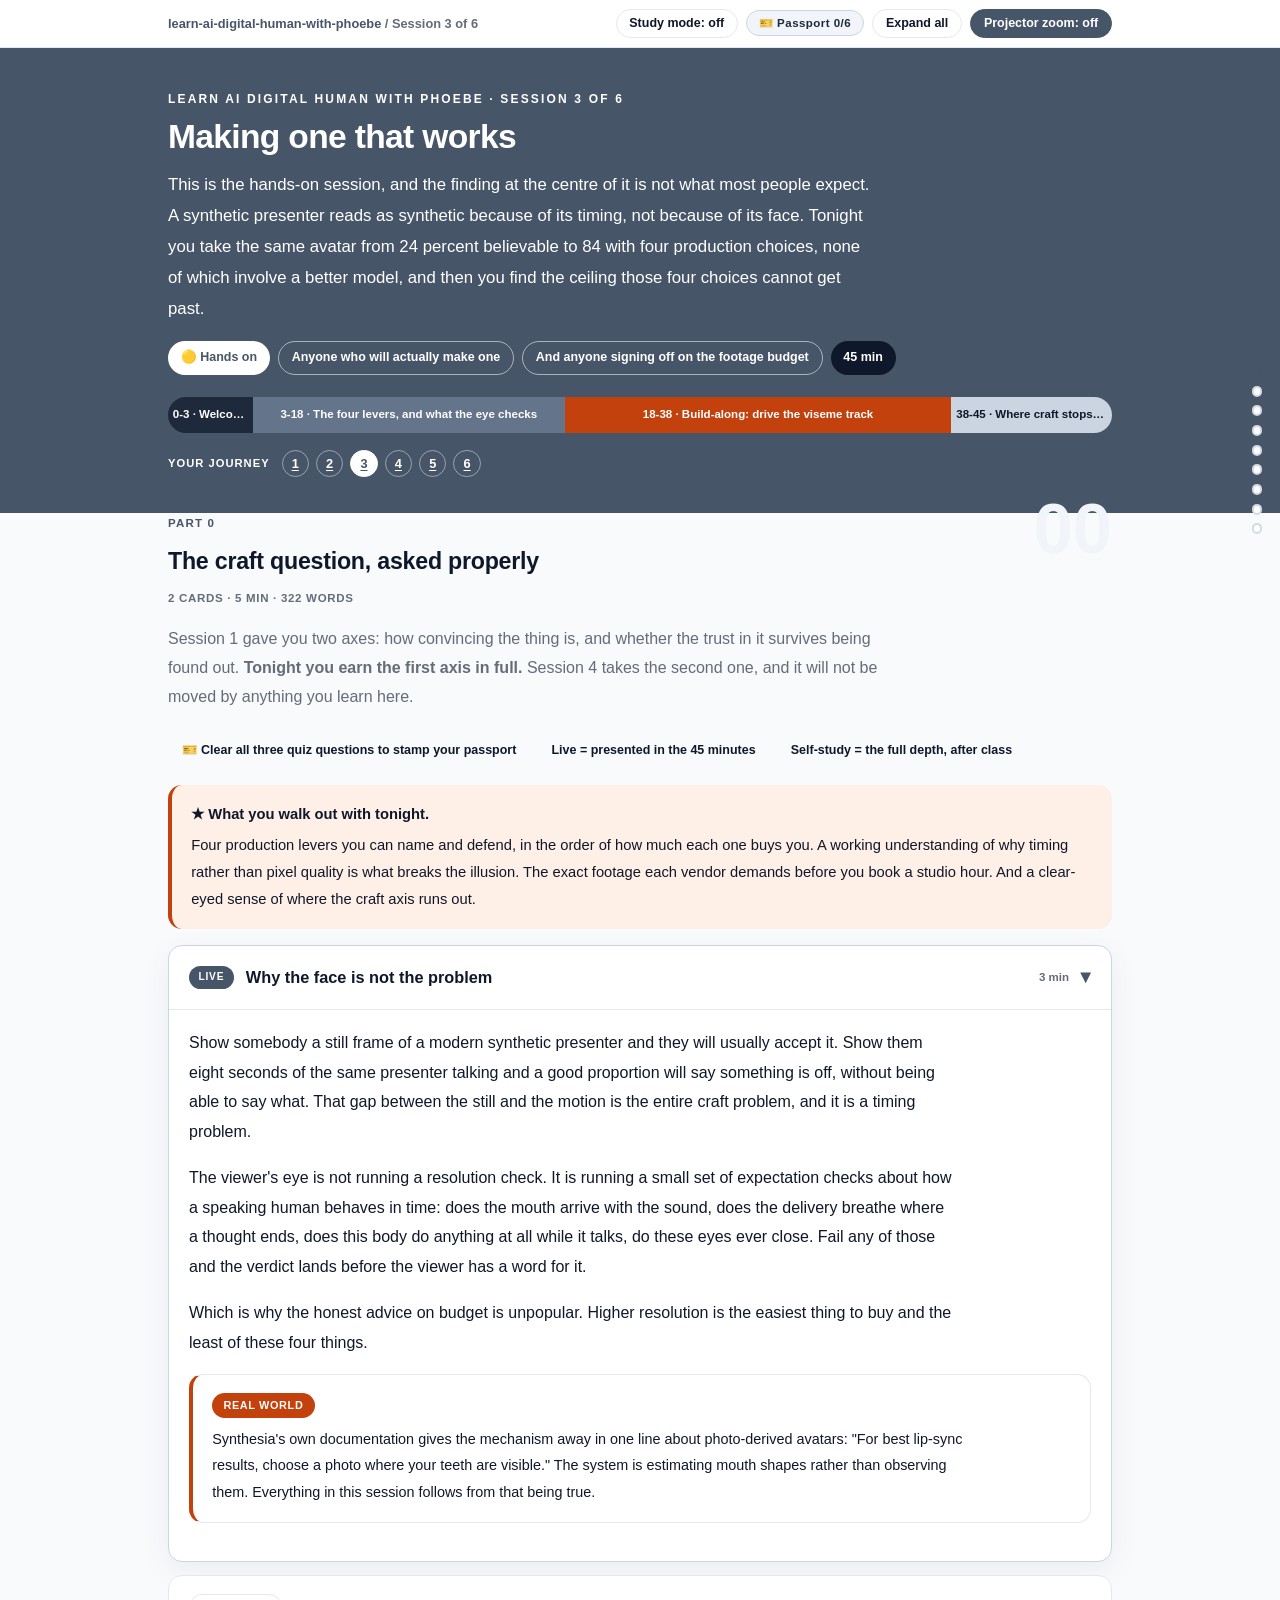
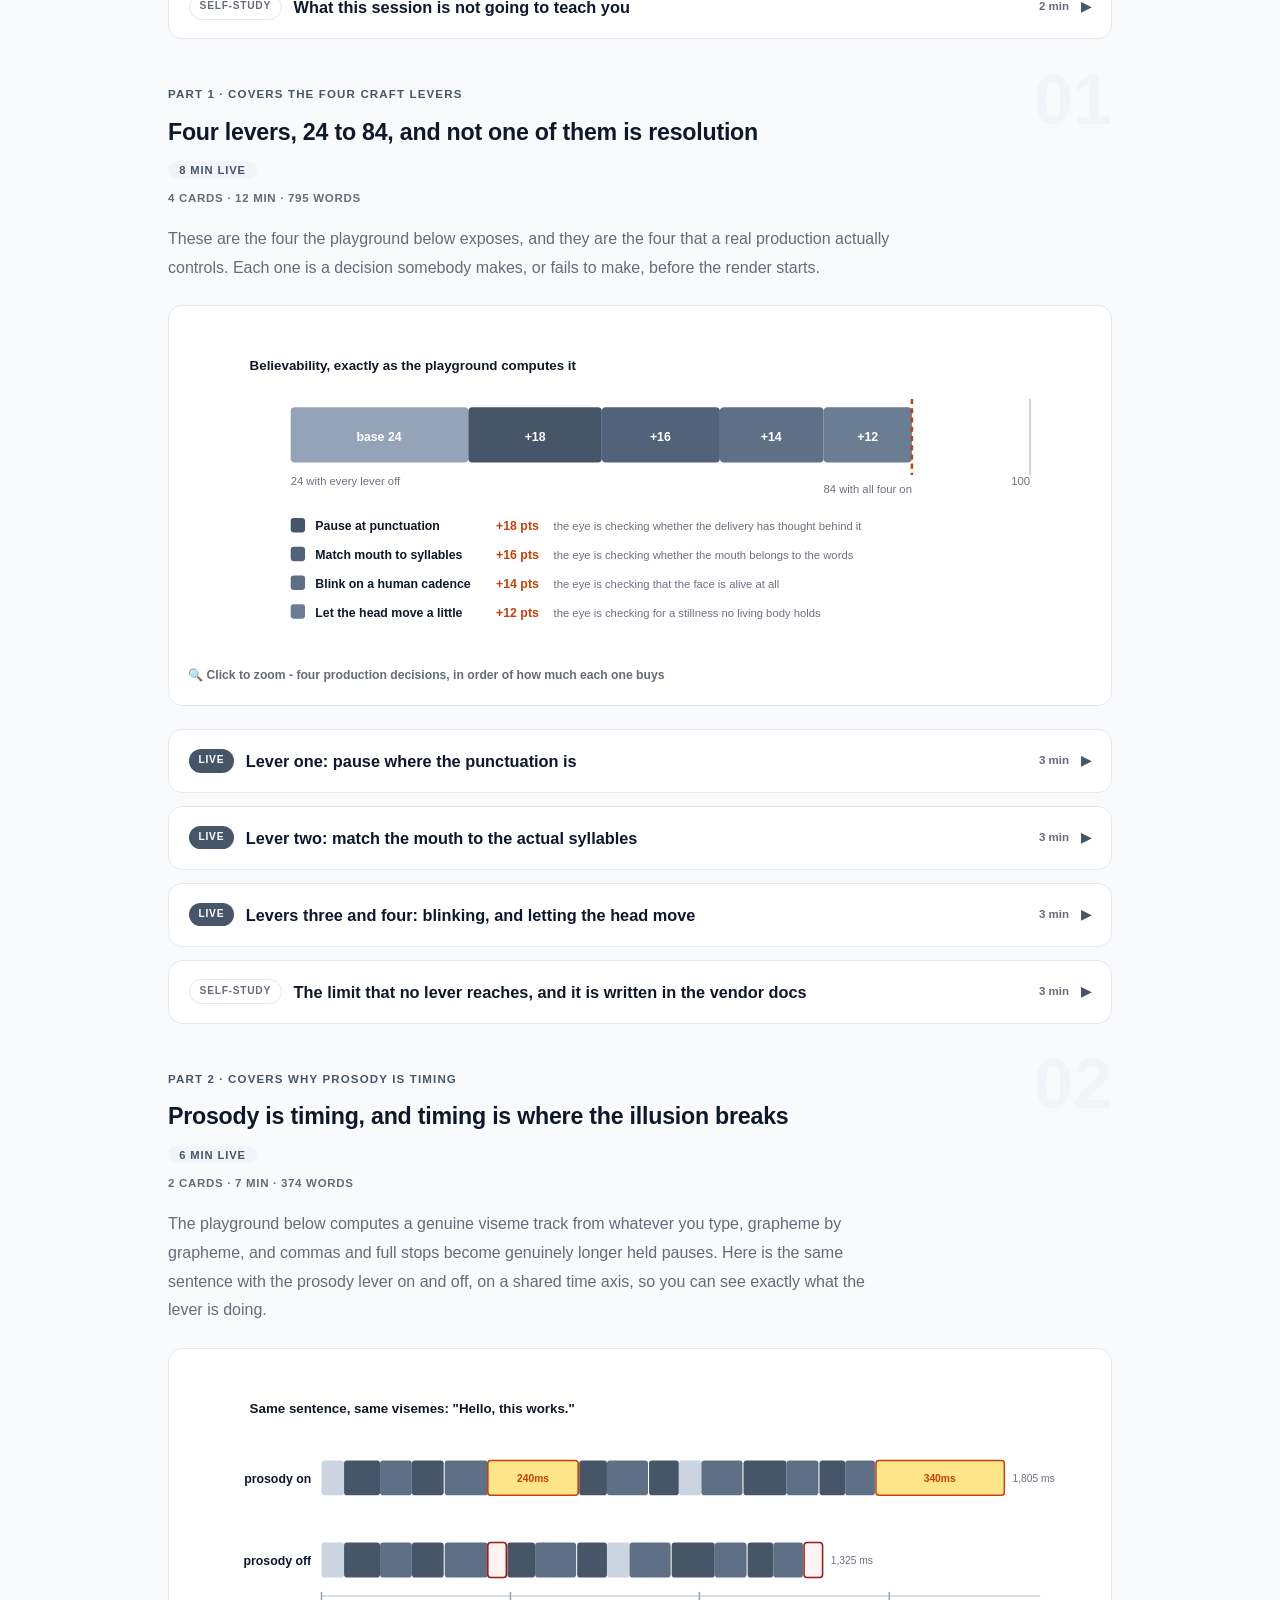
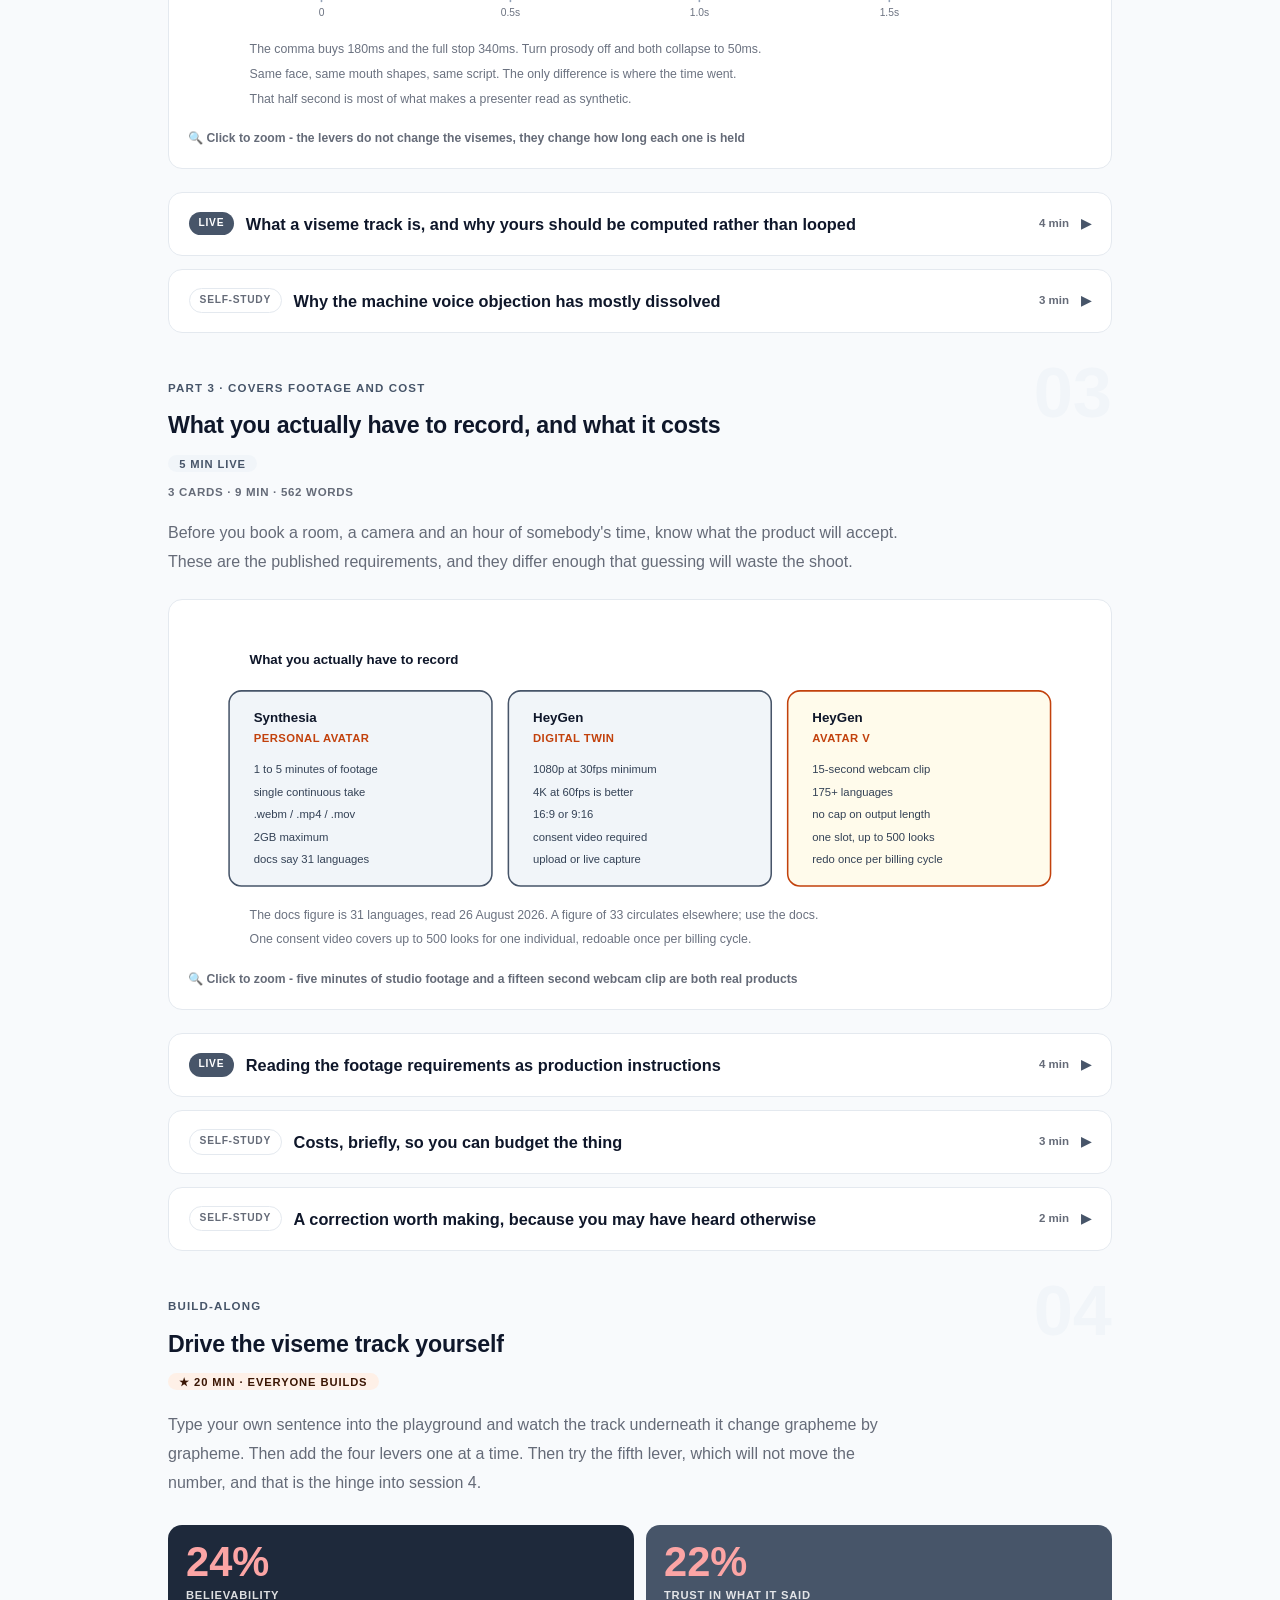
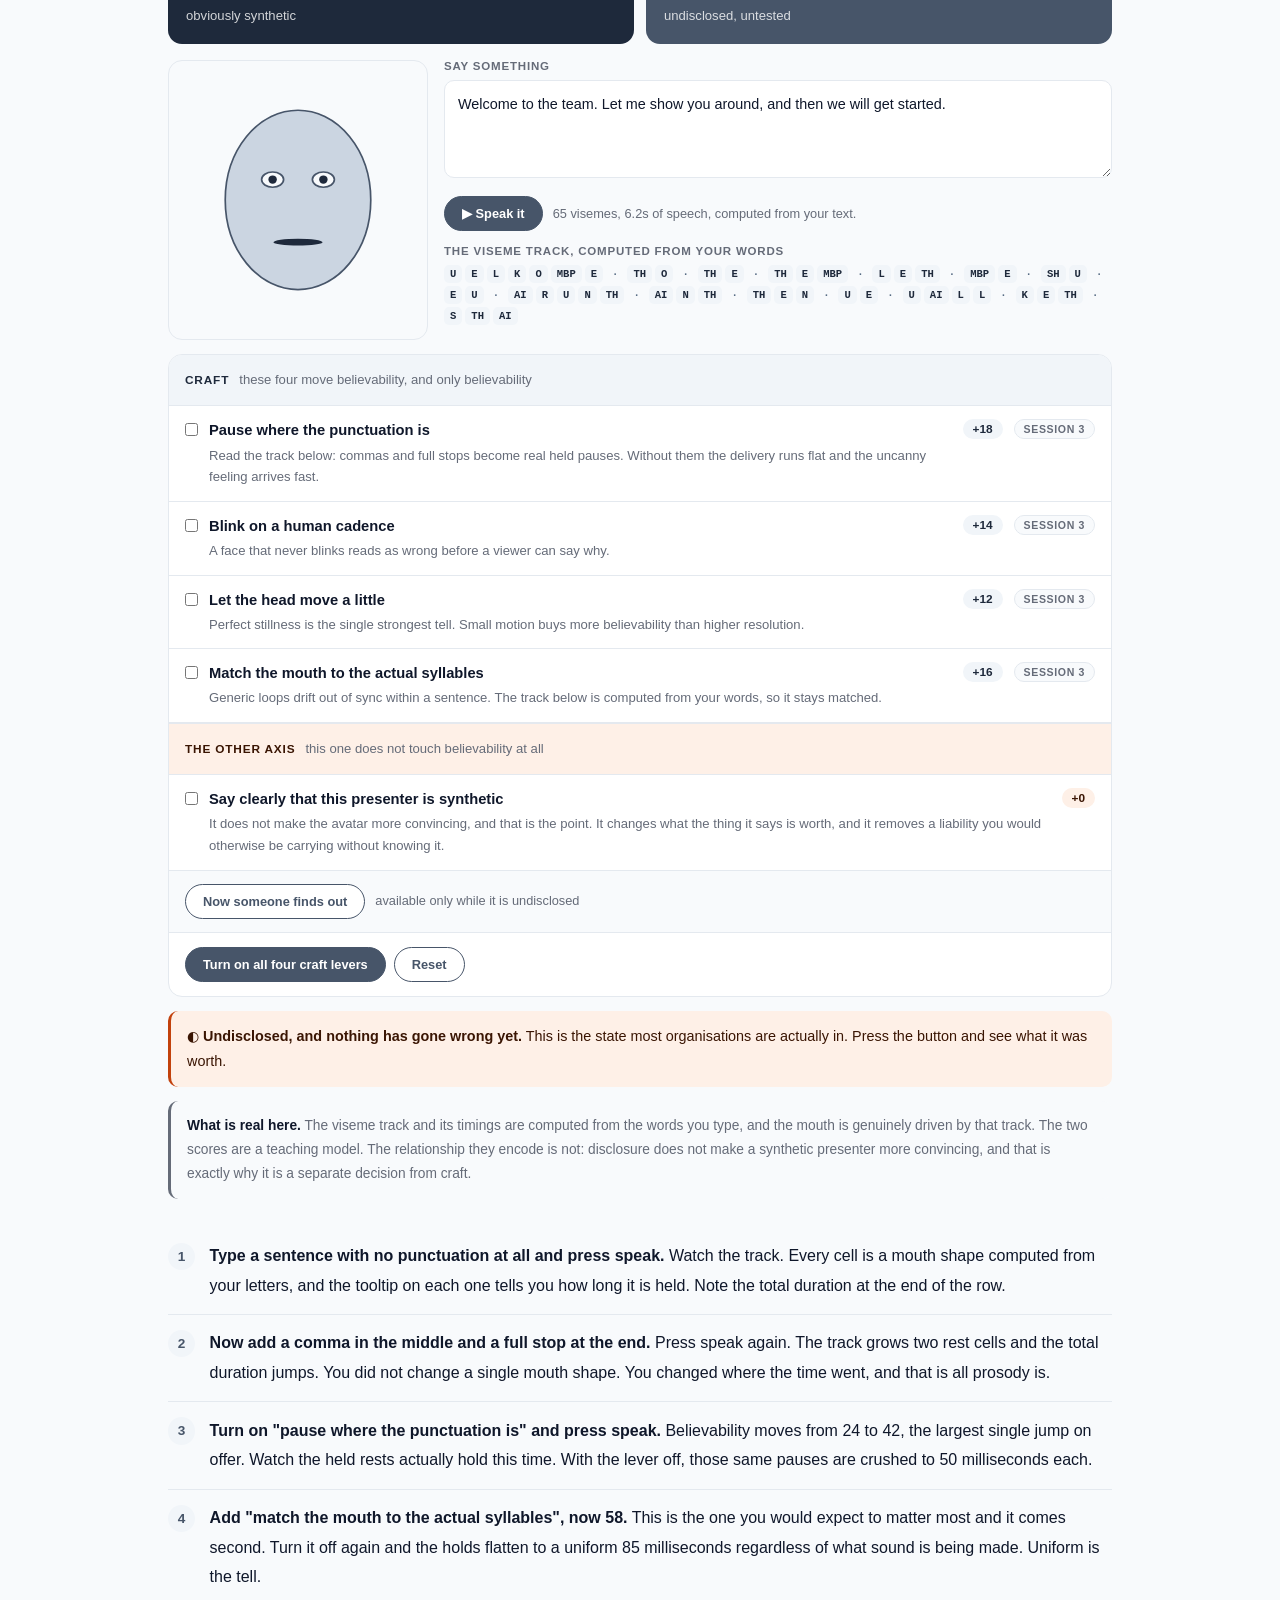
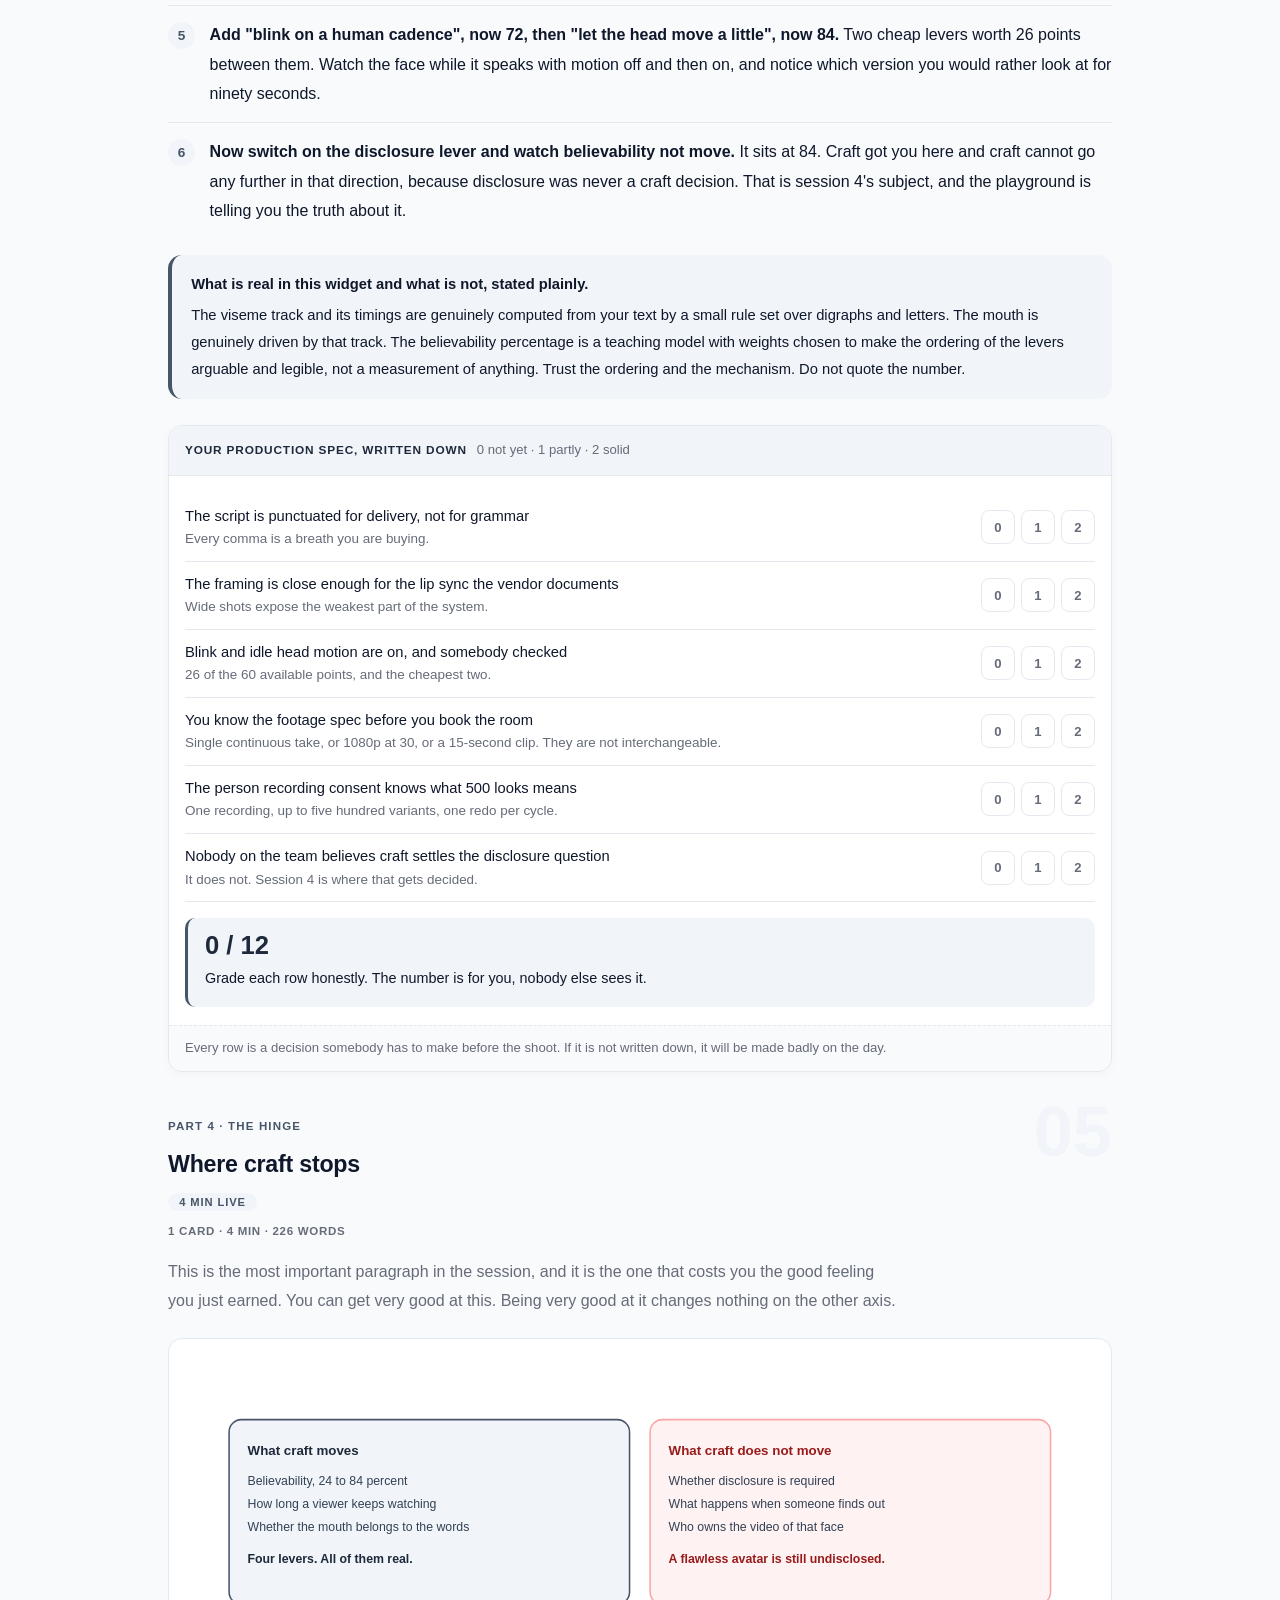
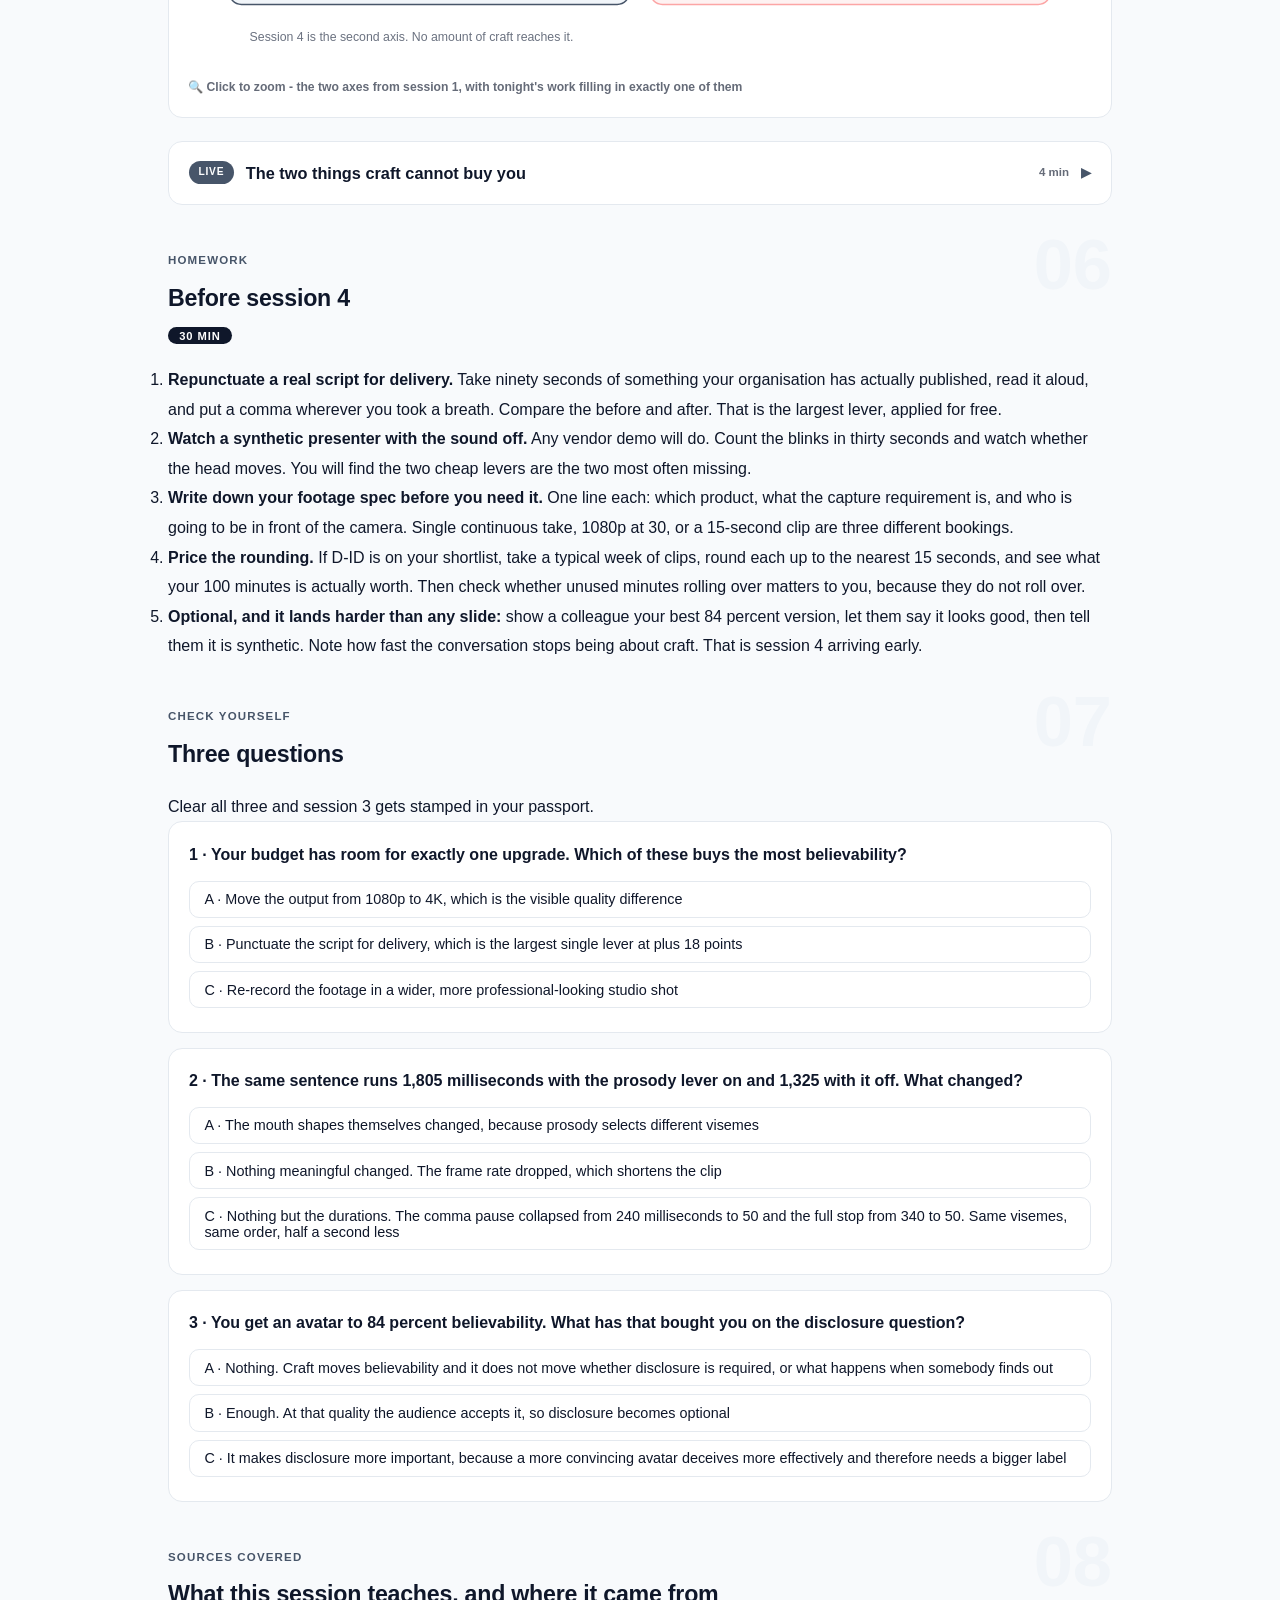
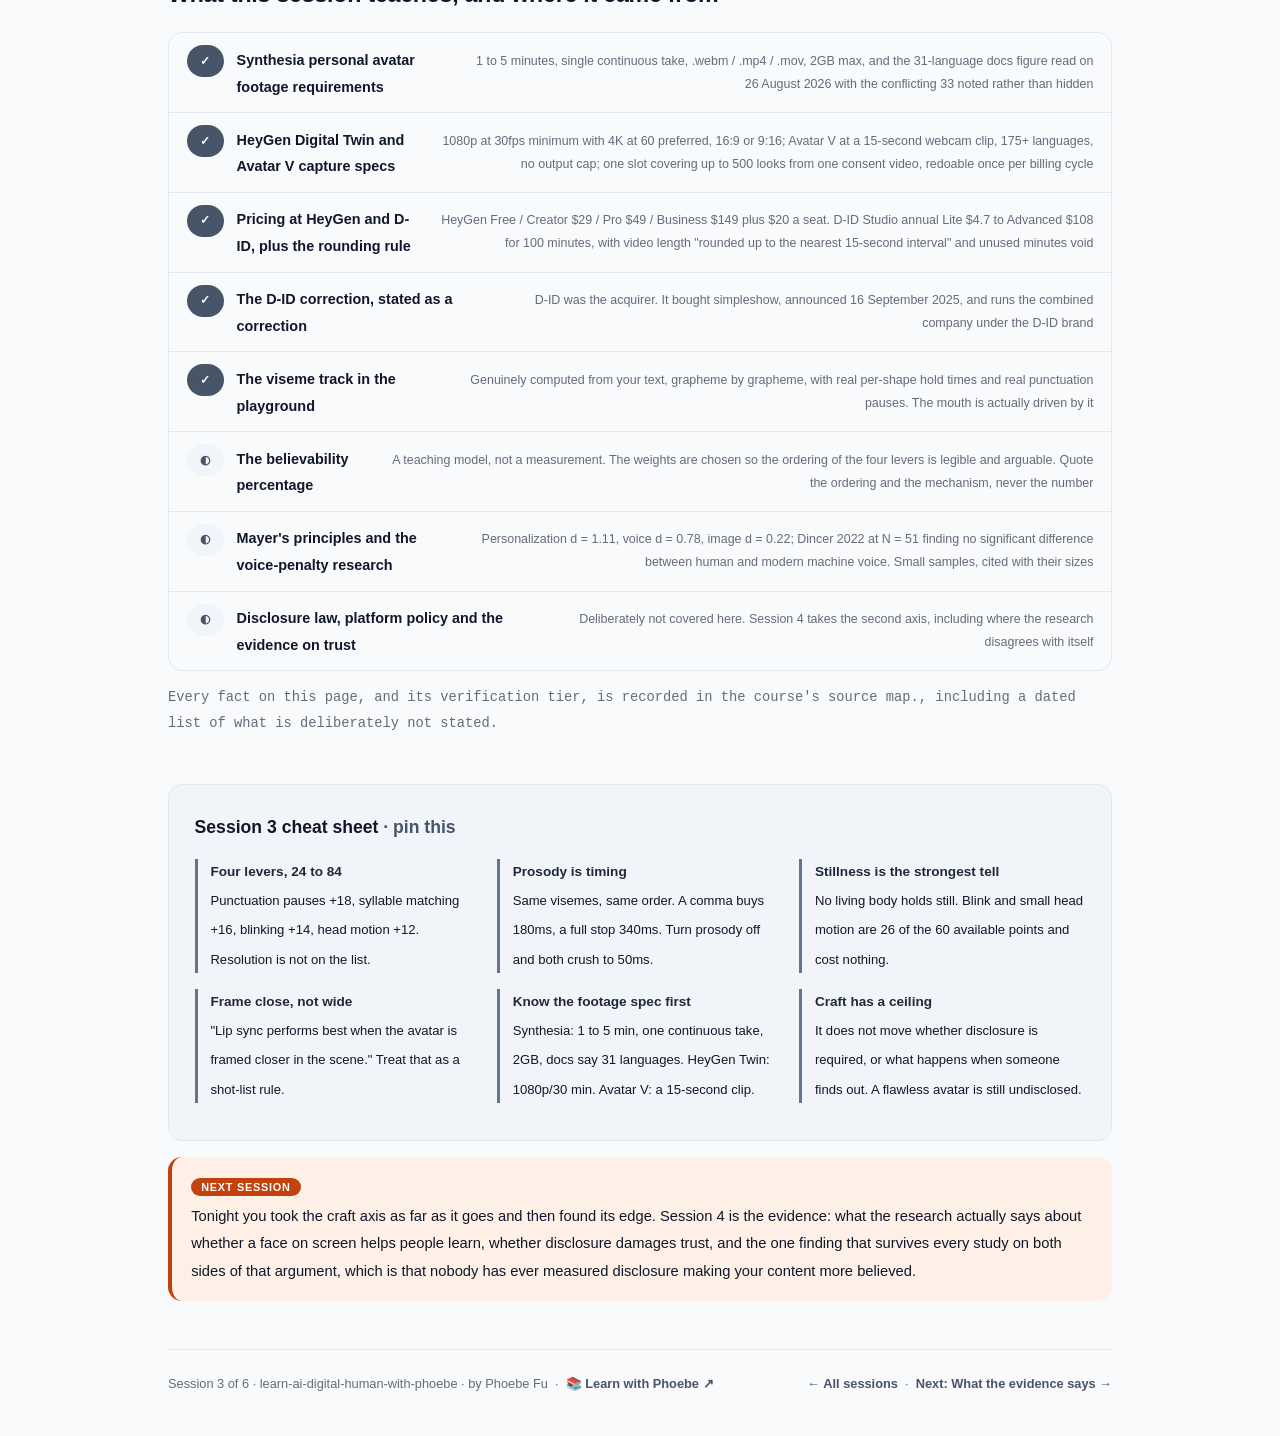
<file: courses/03-making-one-that-works.html>
<!DOCTYPE html>
<html lang="en">
<head>
<meta charset="UTF-8">
<meta name="viewport" content="width=device-width, initial-scale=1.0">
<!-- social:start -->
<meta name="description" content="Session 3 of 6. The hands-on craft session. Four production levers take believability from 24 to 84, why a synthetic presenter reads as synthetic because of timing rather than because of the face, what footage each vendor actually demands, and the exact point where craft stops mattering.">
<meta property="og:type" content="article">
<meta property="og:site_name" content="Learn with Phoebe">
<meta property="og:title" content="Making one that works - learn ai digital human with phoebe">
<meta property="og:description" content="Session 3 of 6. Four craft levers, a real viseme track, the footage each vendor demands, and the exact point where craft stops.">
<meta property="og:url" content="https://phoebefu6.github.io/learn-ai-digital-human-with-phoebe/courses/03-making-one-that-works.html">
<meta property="og:image" content="https://phoebefu6.github.io/learn-ai-digital-human-with-phoebe/assets/og-cover.png">
<meta property="og:image:width" content="1200">
<meta property="og:image:height" content="630">
<meta name="twitter:card" content="summary_large_image">
<meta name="twitter:title" content="Making one that works - learn ai digital human with phoebe">
<meta name="twitter:description" content="Session 3 of 6. Prosody is timing. Four levers, 24 to 84, and the ceiling craft cannot reach.">
<meta name="twitter:image" content="https://phoebefu6.github.io/learn-ai-digital-human-with-phoebe/assets/og-cover.png">
<!-- social:end -->
<title>Session 3 · Making one that works - learn ai digital human with phoebe</title>
<link rel="stylesheet" href="../assets/style.css?v=25">
</head>
<body>

<div class="toolbar">
  <div class="wrap">
    <span class="crumb"><a href="../index.html">learn-ai-digital-human-with-phoebe</a> / Session 3 of 6</span>
    <button class="btn" id="toggle-all" type="button">Expand all</button>
    <button class="btn primary" id="zoom-toggle" type="button">Projector zoom: off</button>
  </div>
</div>

<header class="masthead">
  <div class="wrap">
    <div class="eyebrow">Learn AI Digital Human with Phoebe · Session 3 of 6</div>
    <h1>Making one <span class="accent">that works</span></h1>
    <p class="sub">This is the hands-on session, and the finding at the centre of it is not what most people expect. A synthetic presenter reads as synthetic because of its timing, not because of its face. Tonight you take the same avatar from 24 percent believable to 84 with four production choices, none of which involve a better model, and then you find the ceiling those four choices cannot get past.</p>
    <div class="chip-row">
      <span class="chip level">🟡 Hands on</span>
      <span class="chip audience">Anyone who will actually make one</span>
      <span class="chip audience">And anyone signing off on the footage budget</span>
      <span class="chip time">45 min</span>
    </div>
    <div class="agenda">
      <span class="a1" style="flex:1">0-3 · Welcome</span>
      <span class="a2" style="flex:4">3-18 · The four levers, and what the eye checks</span>
      <span class="a3" style="flex:5">18-38 · Build-along: drive the viseme track</span>
      <span class="a4" style="flex:2">38-45 · Where craft stops · Q&amp;A</span>
    </div>
  </div>
</header>

<main class="wrap">

  <!-- ============ INTRO ============ -->
  <section class="section" id="intro">
    <div class="section-kicker">
      <span class="klabel">Part 0</span>
      <h2>The craft question, asked properly</h2>
    </div>
    <p class="lede">Session 1 gave you two axes: how convincing the thing is, and whether the trust in it survives being found out. <strong>Tonight you earn the first axis in full.</strong> Session 4 takes the second one, and it will not be moved by anything you learn here.</p>

    <div class="legend">
      <span class="pill">🎫 Clear all three quiz questions to stamp your passport</span>
      <span class="pill">Live = presented in the 45 minutes</span>
      <span class="pill">Self-study = the full depth, after class</span>
    </div>

    <div class="callout win">
      <p><strong>★ What you walk out with tonight.</strong> Four production levers you can name and defend, in the order of how much each one buys you. A working understanding of why timing rather than pixel quality is what breaks the illusion. The exact footage each vendor demands before you book a studio hour. And a clear-eyed sense of where the craft axis runs out.</p>
    </div>

    <details class="card" open>
      <summary><span class="mode live">Live</span>Why the face is not the problem<span class="mini">3 min</span><span class="caret">▶</span></summary>
      <div class="body">
        <p>Show somebody a still frame of a modern synthetic presenter and they will usually accept it. Show them eight seconds of the same presenter talking and a good proportion will say something is off, without being able to say what. That gap between the still and the motion is the entire craft problem, and it is a timing problem.</p>
        <p>The viewer's eye is not running a resolution check. It is running a small set of expectation checks about how a speaking human behaves in time: does the mouth arrive with the sound, does the delivery breathe where a thought ends, does this body do anything at all while it talks, do these eyes ever close. Fail any of those and the verdict lands before the viewer has a word for it.</p>
        <p>Which is why the honest advice on budget is unpopular. Higher resolution is the easiest thing to buy and the least of these four things.</p>
        <div class="callout example">
          <span class="ex-pill">Real world</span>
          <p>Synthesia's own documentation gives the mechanism away in one line about photo-derived avatars: "For best lip-sync results, choose a photo where your teeth are visible." The system is estimating mouth shapes rather than observing them. Everything in this session follows from that being true.</p>
        </div>
      </div>
    </details>

    <details class="card">
      <summary><span class="mode self">Self-study</span>What this session is not going to teach you<span class="mini">2 min</span><span class="caret">▶</span></summary>
      <div class="body">
        <p>It is not a click-path tutorial for any one product. Those go stale in months, the vendors publish their own, and two of the three products in this course were renamed in the last year.</p>
        <p>It is also not a promise that craft is enough. This is the session where you get good at making one. Session 4 is where you find out what the evidence says about whether that helps you, and the answer is more uncomfortable than "yes".</p>
        <p>Roughly 80 percent of what the vendor documentation teaches about capture and production is covered here. Certification and product training stay with the vendors, and Synthesia Academy is the only one of the three with a real certificate behind it.</p>
      </div>
    </details>
  </section>

  <!-- ============ PART 1 ============ -->
  <section class="section" id="part-1">
    <div class="section-kicker">
      <span class="klabel">Part 1 · covers the four craft levers</span>
      <h2>Four levers, 24 to 84, and not one of them is resolution</h2>
      <span class="tag concept">8 min live</span>
    </div>
    <p class="lede">These are the four the playground below exposes, and they are the four that a real production actually controls. Each one is a decision somebody makes, or fails to make, before the render starts.</p>

    <figure class="zoomable">
      <svg viewBox="0 0 880 320" xmlns="http://www.w3.org/2000/svg" role="img" aria-label="A stacked bar showing believability rising from a base of 24 percent to 84 percent: pause at punctuation adds 18 points, matching the mouth to syllables adds 16, blinking adds 14 and head motion adds 12">
        <style>
          .d3aT { font: 700 13px Inter, sans-serif; fill: #0F172A; }
          .d3aS { font: 800 12px Inter, sans-serif; fill: #fff; }
          .d3aK { font: 400 11px Inter, sans-serif; fill: #6B7280; }
          .d3aN { font: 700 12px Inter, sans-serif; fill: #0F172A; }
          .d3aD { font: 800 12px Inter, sans-serif; fill: #C2410C; }
          .d3aW { font: 400 11px Inter, sans-serif; fill: #6B7280; }
        </style>
        <text class="d3aT" x="60" y="44">Believability, exactly as the playground computes it</text>
        <rect x="100" y="80" width="173" height="54" rx="4" fill="#94A3B8"/>
        <text class="d3aS" x="186" y="113" text-anchor="middle">base 24</text>
        <rect x="273" y="80" width="130" height="54" rx="4" fill="#475569"/>
        <text class="d3aS" x="338" y="113" text-anchor="middle">+18</text>
        <rect x="403" y="80" width="115" height="54" rx="4" fill="#52627A"/>
        <text class="d3aS" x="460" y="113" text-anchor="middle">+16</text>
        <rect x="518" y="80" width="101" height="54" rx="4" fill="#5F7086"/>
        <text class="d3aS" x="568" y="113" text-anchor="middle">+14</text>
        <rect x="619" y="80" width="86" height="54" rx="4" fill="#6B7D93"/>
        <text class="d3aS" x="662" y="113" text-anchor="middle">+12</text>
        <line x1="705" y1="72" x2="705" y2="146" stroke="#C2410C" stroke-width="2.5" stroke-dasharray="5 4"/>
        <line x1="820" y1="72" x2="820" y2="146" stroke="#CBD5E1" stroke-width="2"/>
        <text class="d3aK" x="100" y="156">24 with every lever off</text>
        <text class="d3aK" x="705" y="164" text-anchor="end">84 with all four on</text>
        <text class="d3aK" x="820" y="156" text-anchor="end">100</text>
        <rect x="100" y="188" width="14" height="14" rx="3" fill="#475569"/>
        <text class="d3aN" x="124" y="200">Pause at punctuation</text>
        <text class="d3aD" x="300" y="200">+18 pts</text>
        <text class="d3aW" x="356" y="200">the eye is checking whether the delivery has thought behind it</text>
        <rect x="100" y="216" width="14" height="14" rx="3" fill="#52627A"/>
        <text class="d3aN" x="124" y="228">Match mouth to syllables</text>
        <text class="d3aD" x="300" y="228">+16 pts</text>
        <text class="d3aW" x="356" y="228">the eye is checking whether the mouth belongs to the words</text>
        <rect x="100" y="244" width="14" height="14" rx="3" fill="#5F7086"/>
        <text class="d3aN" x="124" y="256">Blink on a human cadence</text>
        <text class="d3aD" x="300" y="256">+14 pts</text>
        <text class="d3aW" x="356" y="256">the eye is checking that the face is alive at all</text>
        <rect x="100" y="272" width="14" height="14" rx="3" fill="#6B7D93"/>
        <text class="d3aN" x="124" y="284">Let the head move a little</text>
        <text class="d3aD" x="300" y="284">+12 pts</text>
        <text class="d3aW" x="356" y="284">the eye is checking for a stillness no living body holds</text>
      </svg>
      <figcaption>🔍 Click to zoom - four production decisions, in order of how much each one buys</figcaption>
    </figure>

    <details class="card">
      <summary><span class="mode live">Live</span>Lever one: pause where the punctuation is<span class="mini">3 min</span><span class="caret">▶</span></summary>
      <div class="body">
        <p>Worth 18 points, the largest single contribution, and the one people most often skip because it looks like a script problem rather than a production problem.</p>
        <p><strong>What the viewer's eye is checking.</strong> Human speech is not evenly spaced. A comma is a small held breath, a full stop is a bigger one, and both of them are where the listener is given a moment to catch up. When those pauses are absent the delivery runs flat, and flat delivery is the fastest route to the uncanny feeling there is. The viewer reads it as a person who is not thinking about what they are saying, which is precisely what is happening.</p>
        <p><strong>What you actually do about it.</strong> Punctuate the script for delivery rather than for grammar. Put the comma where you would take the breath. Every one of the three vendors honours punctuation in its timing, so the script is your prosody control surface whether or not you think of it that way.</p>
        <div class="callout tip">
          <p><strong>The related finding worth carrying into every script review.</strong> Mayer's multimedia research puts the personalization principle, meaning a conversational rather than formal script register, at a median effect of d = 1.11. Adding the speaker's image on screen sits at d = 0.22, described as small to negligible. The way the script is written matters roughly five times more than whether there is a face on screen at all. That is a budget argument, not just a craft one.</p>
        </div>
      </div>
    </details>

    <details class="card">
      <summary><span class="mode live">Live</span>Lever two: match the mouth to the actual syllables<span class="mini">3 min</span><span class="caret">▶</span></summary>
      <div class="body">
        <p>Worth 16 points. This is the one people think of as "lip sync", and it is the one that degrades most invisibly.</p>
        <p><strong>What the viewer's eye is checking.</strong> Whether this mouth belongs to these words. Not frame by frame, which nobody can do, but as an accumulating sense of drift. A generic mouth loop looks fine for a second and a half and then it is a syllable behind, and the viewer's verdict arrives around the point where a hard consonant lands on an open mouth shape.</p>
        <p><strong>What you actually do about it.</strong> Use the product that derives its mouth shapes from your specific audio rather than from a canned animation, and then respect the framing constraint the vendor publishes.</p>
        <div class="prompt-box good">
          <span class="label">★ Synthesia's own constraint, and it is a production instruction</span>
"Lip sync performs best when the avatar is framed closer in the scene."
        </div>
        <p>Read that as a shot-list rule. If your storyboard has the presenter in a wide corporate lobby shot, you have chosen the framing that most exposes the weakest part of the system.</p>
      </div>
    </details>

    <details class="card">
      <summary><span class="mode live">Live</span>Levers three and four: blinking, and letting the head move<span class="mini">3 min</span><span class="caret">▶</span></summary>
      <div class="body">
        <p>Worth 14 and 12 points, and both are cheap. Together they are 26 points, more than lip sync, and neither costs a cent in resolution.</p>
        <p><strong>Blink, worth 14.</strong> The eye is checking that this face is alive at all. Blinking is involuntary, unconscious and constant, and its absence is one of the few things a viewer notices in under two seconds without knowing they have noticed it. A face that never blinks reads as wrong before anyone can articulate why. It does not need to be biologically accurate. It needs to happen.</p>
        <p><strong>Head motion, worth 12.</strong> The eye is checking for a stillness that no living body actually holds. Even a person concentrating on staying still micro-corrects constantly. Perfect stillness is the single strongest tell in the set, and small motion buys more believability than a resolution upgrade does.</p>
        <div class="callout tip">
          <p><strong>The procurement version of this paragraph.</strong> Blink and head motion together are 26 of the 60 points on offer. Going from 1080p to 4K is not on this chart at all, because it does not move any of the four checks the viewer's eye is running. If the budget conversation is about resolution, it is about the wrong thing.</p>
        </div>
      </div>
    </details>

    <details class="card">
      <summary><span class="mode self">Self-study</span>The limit that no lever reaches, and it is written in the vendor docs<span class="mini">3 min</span><span class="caret">▶</span></summary>
      <div class="body">
        <p>All four levers work inside a system that is estimating rather than observing. Synthesia says this plainly about avatars derived from a photograph:</p>
        <div class="prompt-box bad">
          <span class="label">✗ What a photo-derived avatar cannot do</span>
"Because movement is not learned from a real performance, the avatar's
motion will not exactly match how you move in real life."
        </div>
        <p>That is not a bug report, it is a description of the product class. A photo avatar has no performance behind it, so its motion is generic by construction. A video avatar has your actual performance behind it and behaves accordingly, which is the real reason the footage requirements in Part 3 exist.</p>
        <p>Two more constraints worth knowing before you build on something. The avatar generation you pick has a shelf life: Synthesia's Legacy avatars "remain available... but are being phased out and are not recommended for new content". And the likeness can walk out with the person. On Synthesia, if the individual creates an account with the email address the avatar request went to, "the Personal Avatar will be transferred from your account to theirs".</p>
      </div>
    </details>
  </section>

  <!-- ============ PART 2 ============ -->
  <section class="section" id="part-2">
    <div class="section-kicker">
      <span class="klabel">Part 2 · covers why prosody is timing</span>
      <h2>Prosody is timing, and timing is where the illusion breaks</h2>
      <span class="tag concept">6 min live</span>
    </div>
    <p class="lede">The playground below computes a genuine viseme track from whatever you type, grapheme by grapheme, and commas and full stops become genuinely longer held pauses. Here is the same sentence with the prosody lever on and off, on a shared time axis, so you can see exactly what the lever is doing.</p>

    <figure class="zoomable">
      <svg viewBox="0 0 880 340" xmlns="http://www.w3.org/2000/svg" role="img" aria-label="Two viseme tracks for the same sentence on a shared time axis. With prosody on the sentence runs 1805 milliseconds because the comma pause is 240 milliseconds and the full stop pause is 340. With prosody off both collapse to 50 milliseconds and the sentence runs 1325 milliseconds.">
        <style>
          .d3bT { font: 700 13px Inter, sans-serif; fill: #0F172A; }
          .d3bL { font: 700 12px Inter, sans-serif; fill: #0F172A; }
          .d3bM { font: 700 10px Inter, sans-serif; fill: #fff; }
          .d3bE { font: 700 10px Inter, sans-serif; fill: #C2410C; }
          .d3bA { font: 400 10px Inter, sans-serif; fill: #6B7280; }
          .d3bN { font: 400 12px Inter, sans-serif; fill: #6B7280; }
        </style>
        <text class="d3bT" x="60" y="44">Same sentence, same visemes: "Hello, this works."</text>

        <text class="d3bL" x="120" y="112" text-anchor="end">prosody on</text>
        <rect x="130" y="90" width="22" height="34" rx="3" fill="#CBD5E1"/>
        <rect x="152" y="90" width="35" height="34" rx="3" fill="#475569"/>
        <rect x="187" y="90" width="31" height="34" rx="3" fill="#5F7086"/>
        <rect x="218" y="90" width="31" height="34" rx="3" fill="#475569"/>
        <rect x="250" y="90" width="42" height="34" rx="3" fill="#5F7086"/>
        <rect x="292" y="90" width="88" height="34" rx="3" fill="#FDE68A" stroke="#C2410C" stroke-width="1.5"/>
        <text class="d3bE" x="336" y="111" text-anchor="middle">240ms</text>
        <rect x="381" y="90" width="27" height="34" rx="3" fill="#475569"/>
        <rect x="408" y="90" width="40" height="34" rx="3" fill="#5F7086"/>
        <rect x="449" y="90" width="29" height="34" rx="3" fill="#475569"/>
        <rect x="478" y="90" width="22" height="34" rx="3" fill="#CBD5E1"/>
        <rect x="500" y="90" width="40" height="34" rx="3" fill="#5F7086"/>
        <rect x="541" y="90" width="42" height="34" rx="3" fill="#475569"/>
        <rect x="583" y="90" width="31" height="34" rx="3" fill="#5F7086"/>
        <rect x="615" y="90" width="25" height="34" rx="3" fill="#475569"/>
        <rect x="640" y="90" width="29" height="34" rx="3" fill="#5F7086"/>
        <rect x="670" y="90" width="125" height="34" rx="3" fill="#FDE68A" stroke="#C2410C" stroke-width="1.5"/>
        <text class="d3bE" x="732" y="111" text-anchor="middle">340ms</text>
        <text class="d3bA" x="803" y="111">1,805 ms</text>

        <text class="d3bL" x="120" y="192" text-anchor="end">prosody off</text>
        <rect x="130" y="170" width="22" height="34" rx="3" fill="#CBD5E1"/>
        <rect x="152" y="170" width="35" height="34" rx="3" fill="#475569"/>
        <rect x="187" y="170" width="31" height="34" rx="3" fill="#5F7086"/>
        <rect x="218" y="170" width="31" height="34" rx="3" fill="#475569"/>
        <rect x="250" y="170" width="42" height="34" rx="3" fill="#5F7086"/>
        <rect x="292" y="170" width="18" height="34" rx="3" fill="#FEF2F2" stroke="#991B1B" stroke-width="1.5"/>
        <rect x="311" y="170" width="27" height="34" rx="3" fill="#475569"/>
        <rect x="338" y="170" width="40" height="34" rx="3" fill="#5F7086"/>
        <rect x="379" y="170" width="29" height="34" rx="3" fill="#475569"/>
        <rect x="408" y="170" width="22" height="34" rx="3" fill="#CBD5E1"/>
        <rect x="430" y="170" width="40" height="34" rx="3" fill="#5F7086"/>
        <rect x="471" y="170" width="42" height="34" rx="3" fill="#475569"/>
        <rect x="513" y="170" width="31" height="34" rx="3" fill="#5F7086"/>
        <rect x="545" y="170" width="25" height="34" rx="3" fill="#475569"/>
        <rect x="570" y="170" width="29" height="34" rx="3" fill="#5F7086"/>
        <rect x="600" y="170" width="18" height="34" rx="3" fill="#FEF2F2" stroke="#991B1B" stroke-width="1.5"/>
        <text class="d3bA" x="626" y="191">1,325 ms</text>

        <line x1="130" y1="222" x2="830" y2="222" stroke="#CBD5E1" stroke-width="1.5"/>
        <line x1="130" y1="218" x2="130" y2="228" stroke="#94A3B8" stroke-width="1.5"/>
        <line x1="314" y1="218" x2="314" y2="228" stroke="#94A3B8" stroke-width="1.5"/>
        <line x1="498" y1="218" x2="498" y2="228" stroke="#94A3B8" stroke-width="1.5"/>
        <line x1="683" y1="218" x2="683" y2="228" stroke="#94A3B8" stroke-width="1.5"/>
        <text class="d3bA" x="130" y="242" text-anchor="middle">0</text>
        <text class="d3bA" x="314" y="242" text-anchor="middle">0.5s</text>
        <text class="d3bA" x="498" y="242" text-anchor="middle">1.0s</text>
        <text class="d3bA" x="683" y="242" text-anchor="middle">1.5s</text>

        <text class="d3bN" x="60" y="278">The comma buys 180ms and the full stop 340ms. Turn prosody off and both collapse to 50ms.</text>
        <text class="d3bN" x="60" y="302">Same face, same mouth shapes, same script. The only difference is where the time went.</text>
        <text class="d3bN" x="60" y="326">That half second is most of what makes a presenter read as synthetic.</text>
      </svg>
      <figcaption>🔍 Click to zoom - the levers do not change the visemes, they change how long each one is held</figcaption>
    </figure>

    <details class="card">
      <summary><span class="mode live">Live</span>What a viseme track is, and why yours should be computed rather than looped<span class="mini">4 min</span><span class="caret">▶</span></summary>
      <div class="body">
        <p>A viseme is a mouth shape, the visual counterpart of a sound. There are far fewer of them than there are phonemes, because several sounds look identical on a face. The letters m, b and p all close the lips. That collapse is why lip reading is hard and why a mouth animation can be plausible without being right.</p>
        <p>A <strong>viseme track</strong> is the ordered list of those shapes with a duration attached to each one. That duration list is the prosody. It carries the emphasis, the breathing, the sense that a thought ended, all of it. Change nothing but the durations and you change how human the delivery reads.</p>
        <p>In the playground below, the track under the face is computed from the exact characters you typed. Vowels hold longer than stops, because they do: an open O is held around 115 milliseconds and a hard K around 70. A comma inserts 180 milliseconds of rest, a full stop 340, a space 60. Turn the prosody lever off and every punctuation pause collapses to 50, which is the flat delivery you have heard in every bad corporate explainer video.</p>
        <div class="callout tip">
          <p><strong>Say this to whoever writes the script.</strong> Your punctuation is a timing instruction. It is not decoration and it is not grammar. In a system that derives its pauses from the text, a missing comma is a missing breath, and a missing breath is a real cost you pay in believability.</p>
        </div>
      </div>
    </details>

    <details class="card">
      <summary><span class="mode self">Self-study</span>Why the machine voice objection has mostly dissolved<span class="mini">3 min</span><span class="caret">▶</span></summary>
      <div class="body">
        <p>The old received wisdom was that a synthesised voice is a learning penalty. Mayer's voice principle, human rather than machine narration, sits at a median effect of d = 0.78, which is substantial. But that finding is about the text-to-speech of its era.</p>
        <p>Dincer 2022, with 51 participants, found human voice at d = 0.90 and modern text-to-speech at d = 0.75, both beating traditional synthesis, with <strong>no significant difference between human voice and modern machine voice</strong> at p = .200, and cognitive load statistically identical at p = .964. Craig and Schroeder found the same reversal.</p>
        <p>The practical reading is narrow and useful. Modern synthesised speech is no longer the thing that gives you away. Timing is. If your presenter sounds wrong, look at the pauses before you look at the voice model.</p>
      </div>
    </details>
  </section>

  <!-- ============ PART 3 ============ -->
  <section class="section" id="part-3">
    <div class="section-kicker">
      <span class="klabel">Part 3 · covers footage and cost</span>
      <h2>What you actually have to record, and what it costs</h2>
      <span class="tag concept">5 min live</span>
    </div>
    <p class="lede">Before you book a room, a camera and an hour of somebody's time, know what the product will accept. These are the published requirements, and they differ enough that guessing will waste the shoot.</p>

    <figure class="zoomable">
      <svg viewBox="0 0 880 330" xmlns="http://www.w3.org/2000/svg" role="img" aria-label="Footage requirements for three capture routes: Synthesia Personal Avatar needs 1 to 5 minutes in a single continuous take under 2GB, HeyGen Digital Twin needs at least 1080p at 30fps in 16:9 or 9:16, and HeyGen Avatar V needs only a 15 second webcam clip">
        <style>
          .d3cT { font: 700 13px Inter, sans-serif; fill: #0F172A; }
          .d3cH { font: 800 13px Inter, sans-serif; fill: #0F172A; }
          .d3cS { font: 700 11px Inter, sans-serif; fill: #C2410C; letter-spacing: .04em; }
          .d3cB { font: 400 11px Inter, sans-serif; fill: #334155; }
          .d3cN { font: 400 12px Inter, sans-serif; fill: #6B7280; }
        </style>
        <text class="d3cT" x="60" y="44">What you actually have to record</text>
        <rect x="40" y="70" width="256" height="190" rx="12" fill="#F1F5F9" stroke="#475569" stroke-width="1.5"/>
        <text class="d3cH" x="64" y="100">Synthesia</text>
        <text class="d3cS" x="64" y="120">PERSONAL AVATAR</text>
        <text class="d3cB" x="64" y="150">1 to 5 minutes of footage</text>
        <text class="d3cB" x="64" y="172">single continuous take</text>
        <text class="d3cB" x="64" y="194">.webm / .mp4 / .mov</text>
        <text class="d3cB" x="64" y="216">2GB maximum</text>
        <text class="d3cB" x="64" y="238">docs say 31 languages</text>
        <rect x="312" y="70" width="256" height="190" rx="12" fill="#F1F5F9" stroke="#475569" stroke-width="1.5"/>
        <text class="d3cH" x="336" y="100">HeyGen</text>
        <text class="d3cS" x="336" y="120">DIGITAL TWIN</text>
        <text class="d3cB" x="336" y="150">1080p at 30fps minimum</text>
        <text class="d3cB" x="336" y="172">4K at 60fps is better</text>
        <text class="d3cB" x="336" y="194">16:9 or 9:16</text>
        <text class="d3cB" x="336" y="216">consent video required</text>
        <text class="d3cB" x="336" y="238">upload or live capture</text>
        <rect x="584" y="70" width="256" height="190" rx="12" fill="#FFFBEB" stroke="#C2410C" stroke-width="1.5"/>
        <text class="d3cH" x="608" y="100">HeyGen</text>
        <text class="d3cS" x="608" y="120">AVATAR V</text>
        <text class="d3cB" x="608" y="150">15-second webcam clip</text>
        <text class="d3cB" x="608" y="172">175+ languages</text>
        <text class="d3cB" x="608" y="194">no cap on output length</text>
        <text class="d3cB" x="608" y="216">one slot, up to 500 looks</text>
        <text class="d3cB" x="608" y="238">redo once per billing cycle</text>
        <text class="d3cN" x="60" y="292">The docs figure is 31 languages, read 26 August 2026. A figure of 33 circulates elsewhere; use the docs.</text>
        <text class="d3cN" x="60" y="316">One consent video covers up to 500 looks for one individual, redoable once per billing cycle.</text>
      </svg>
      <figcaption>🔍 Click to zoom - five minutes of studio footage and a fifteen second webcam clip are both real products</figcaption>
    </figure>

    <details class="card">
      <summary><span class="mode live">Live</span>Reading the footage requirements as production instructions<span class="mini">4 min</span><span class="caret">▶</span></summary>
      <div class="body">
        <p><strong>Synthesia personal avatar.</strong> Between one and five minutes of footage, in a single continuous take, as .webm, .mp4 or .mov, under 2GB. The single-take requirement is the one that catches people out. You cannot stitch three good minutes together from six attempts, so plan the read as a performance rather than as a series of takes.</p>
        <p><strong>Language count, and why it is worth dating.</strong> Synthesia's documentation now says <strong>31 languages</strong>. A figure of 33 circulates elsewhere. One of the two is stale, and rather than pick the more flattering one this course states the docs figure and the date it was read, which was 26 August 2026. Check it again before it goes in a proposal.</p>
        <p><strong>HeyGen Digital Twin.</strong> Minimum 1080p at 30 frames per second, with 4K at 60 preferred, in 16:9 or 9:16. This is the option that expects a real capture setup, and the resolution floor here is about giving the model something to learn a performance from rather than about output quality.</p>
        <p><strong>HeyGen Avatar V.</strong> A 15-second webcam recording, 175 or more languages, and no cap on output length. That is the shape of the current flagship: almost nothing at the door, and no limit on what comes out of it.</p>
        <div class="callout tip">
          <p><strong>The number to plan the consent conversation around.</strong> One avatar slot covers up to 500 "looks" for a single individual, generated from one consent video, and can be redone once per billing cycle. Five hundred looks from one recording is a lot of latitude for the buyer, and it is exactly the latitude the person in the recording should be told about before they agree. That is session 2's material arriving in a production spec.</p>
        </div>
      </div>
    </details>

    <details class="card">
      <summary><span class="mode self">Self-study</span>Costs, briefly, so you can budget the thing<span class="mini">3 min</span><span class="caret">▶</span></summary>
      <div class="body">
        <table class="clean">
          <tr><th>Tier</th><th>HeyGen</th><th>D-ID Studio, billed annually</th></tr>
          <tr><td>Entry</td><td>Free: 3 videos a month, 1 minute, watermarked</td><td>Lite $4.7 a month</td></tr>
          <tr><td>Individual</td><td>Creator $29 a month, 30 min, 1080p</td><td>Pro $16 a month</td></tr>
          <tr><td>Professional</td><td>Pro $49 a month, 4K</td><td>Advanced $108 a month for 100 minutes</td></tr>
          <tr><td>Team</td><td>Business $149 a month plus $20 a seat</td><td>Enterprise, custom</td></tr>
        </table>
        <p>Avatar slot add-ons at HeyGen are $29 a month or $300 a year, each covering up to 500 looks for one individual.</p>
        <div class="callout tip">
          <p><strong>The billing quirk that will surprise your finance team.</strong> D-ID states that "The length of the video is rounded up to the nearest 15-second interval", and that unused minutes become void. A 100-minute allowance is not 100 minutes if your workflow is forty short clips a week. Model your actual clip lengths against the rounding before you commit to a tier.</p>
        </div>
      </div>
    </details>

    <details class="card">
      <summary><span class="mode self">Self-study</span>A correction worth making, because you may have heard otherwise<span class="mini">2 min</span><span class="caret">▶</span></summary>
      <div class="body">
        <p>There is a persistent story that D-ID was acquired and is winding down. It is backwards. <strong>D-ID is alive and was the acquirer, not the acquired.</strong> It bought the Berlin explainer-video company simpleshow, announced on 16 September 2025, and runs the combined company under the D-ID brand. Its own AI information page confirms that simpleshow is now part of D-ID.</p>
        <p>Any vendor comparison that has quietly dropped D-ID is out of date, and any comparison that says D-ID was bought has the direction of the transaction wrong. This matters more than it looks: D-ID is the only one of the three where the watermark is never fully removable, even on Enterprise, which makes it a genuinely different option to have on a shortlist.</p>
        <p>It also renamed its avatar tiers. "Express Avatar" is now V3 Instant, "Premium+" is now V3 Pro, and photo avatars are V2. The old names survive in D-ID's own help-centre URLs.</p>
      </div>
    </details>
  </section>

  <!-- ============ DEMO ============ -->
  <section class="section" id="demo-3">
    <div class="section-kicker">
      <span class="klabel">Build-along</span>
      <h2>Drive the viseme track yourself</h2>
      <span class="tag demo">★ 20 min · everyone builds</span>
    </div>
    <p class="lede">Type your own sentence into the playground and watch the track underneath it change grapheme by grapheme. Then add the four levers one at a time. Then try the fifth lever, which will not move the number, and that is the hinge into session 4.</p>

    <div id="dh-live"></div>

    <div class="steps">
      <div class="step"><p><strong>Type a sentence with no punctuation at all and press speak.</strong> Watch the track. Every cell is a mouth shape computed from your letters, and the tooltip on each one tells you how long it is held. Note the total duration at the end of the row.</p></div>
      <div class="step"><p><strong>Now add a comma in the middle and a full stop at the end.</strong> Press speak again. The track grows two rest cells and the total duration jumps. You did not change a single mouth shape. You changed where the time went, and that is all prosody is.</p></div>
      <div class="step"><p><strong>Turn on "pause where the punctuation is" and press speak.</strong> Believability moves from 24 to 42, the largest single jump on offer. Watch the held rests actually hold this time. With the lever off, those same pauses are crushed to 50 milliseconds each.</p></div>
      <div class="step"><p><strong>Add "match the mouth to the actual syllables", now 58.</strong> This is the one you would expect to matter most and it comes second. Turn it off again and the holds flatten to a uniform 85 milliseconds regardless of what sound is being made. Uniform is the tell.</p></div>
      <div class="step"><p><strong>Add "blink on a human cadence", now 72, then "let the head move a little", now 84.</strong> Two cheap levers worth 26 points between them. Watch the face while it speaks with motion off and then on, and notice which version you would rather look at for ninety seconds.</p></div>
      <div class="step"><p><strong>Now switch on the disclosure lever and watch believability not move.</strong> It sits at 84. Craft got you here and craft cannot go any further in that direction, because disclosure was never a craft decision. That is session 4's subject, and the playground is telling you the truth about it.</p></div>
    </div>

    <div class="callout tip">
      <p><strong>What is real in this widget and what is not, stated plainly.</strong> The viseme track and its timings are genuinely computed from your text by a small rule set over digraphs and letters. The mouth is genuinely driven by that track. The believability percentage is a teaching model with weights chosen to make the ordering of the levers arguable and legible, not a measurement of anything. Trust the ordering and the mechanism. Do not quote the number.</p>
    </div>

    <div class="scorecard" data-title="Your production spec, written down" data-foot="Every row is a decision somebody has to make before the shoot. If it is not written down, it will be made badly on the day.">
      <div class="sc-row"><div class="sc-q">The script is punctuated for delivery, not for grammar<em>Every comma is a breath you are buying.</em></div></div>
      <div class="sc-row"><div class="sc-q">The framing is close enough for the lip sync the vendor documents<em>Wide shots expose the weakest part of the system.</em></div></div>
      <div class="sc-row"><div class="sc-q">Blink and idle head motion are on, and somebody checked<em>26 of the 60 available points, and the cheapest two.</em></div></div>
      <div class="sc-row"><div class="sc-q">You know the footage spec before you book the room<em>Single continuous take, or 1080p at 30, or a 15-second clip. They are not interchangeable.</em></div></div>
      <div class="sc-row"><div class="sc-q">The person recording consent knows what 500 looks means<em>One recording, up to five hundred variants, one redo per cycle.</em></div></div>
      <div class="sc-row"><div class="sc-q">Nobody on the team believes craft settles the disclosure question<em>It does not. Session 4 is where that gets decided.</em></div></div>
    </div>
  </section>

  <!-- ============ PART 4 ============ -->
  <section class="section" id="part-4">
    <div class="section-kicker">
      <span class="klabel">Part 4 · the hinge</span>
      <h2>Where craft stops</h2>
      <span class="tag concept">4 min live</span>
    </div>
    <p class="lede">This is the most important paragraph in the session, and it is the one that costs you the good feeling you just earned. You can get very good at this. Being very good at it changes nothing on the other axis.</p>

    <figure class="zoomable">
      <svg viewBox="0 0 880 300" xmlns="http://www.w3.org/2000/svg" role="img" aria-label="Two panels. Craft moves believability from 24 to 84, how long a viewer watches, and whether the mouth belongs to the words. Craft does not move whether disclosure is required, what happens when someone finds out, or who owns the video of that face.">
        <style>
          .d3dH { font: 800 13px Inter, sans-serif; }
          .d3dB { font: 400 12px Inter, sans-serif; fill: #334155; }
          .d3dK { font: 700 12px Inter, sans-serif; }
          .d3dN { font: 400 12px Inter, sans-serif; fill: #6B7280; }
        </style>
        <rect x="40" y="60" width="390" height="180" rx="12" fill="#F1F5F9" stroke="#475569" stroke-width="1.5"/>
        <text class="d3dH" x="58" y="94" fill="#1E293B">What craft moves</text>
        <text class="d3dB" x="58" y="124">Believability, 24 to 84 percent</text>
        <text class="d3dB" x="58" y="146">How long a viewer keeps watching</text>
        <text class="d3dB" x="58" y="168">Whether the mouth belongs to the words</text>
        <text class="d3dK" x="58" y="200" fill="#1E293B">Four levers. All of them real.</text>
        <rect x="450" y="60" width="390" height="180" rx="12" fill="#FEF2F2" stroke="#FCA5A5" stroke-width="1.5"/>
        <text class="d3dH" x="468" y="94" fill="#991B1B">What craft does not move</text>
        <text class="d3dB" x="468" y="124">Whether disclosure is required</text>
        <text class="d3dB" x="468" y="146">What happens when someone finds out</text>
        <text class="d3dB" x="468" y="168">Who owns the video of that face</text>
        <text class="d3dK" x="468" y="200" fill="#991B1B">A flawless avatar is still undisclosed.</text>
        <text class="d3dN" x="60" y="276">Session 4 is the second axis. No amount of craft reaches it.</text>
      </svg>
      <figcaption>🔍 Click to zoom - the two axes from session 1, with tonight's work filling in exactly one of them</figcaption>
    </figure>

    <details class="card">
      <summary><span class="mode live">Live</span>The two things craft cannot buy you<span class="mini">4 min</span><span class="caret">▶</span></summary>
      <div class="body">
        <p><strong>Craft does not move whether disclosure is required.</strong> That is decided by where you are publishing, what you are publishing about, and increasingly by statute. The UK advertising regulator's own position is that there is no blanket legal requirement to disclose AI in ads, and that the test is whether the audience would be misled without it. A better lip sync does not make an audience less misled. It makes them more misled, which is the wrong direction.</p>
        <p><strong>Craft does not move what happens when somebody finds out.</strong> An undisclosed synthetic presenter at 84 percent believability and one at 24 percent are in exactly the same position on the day someone works it out. The better one has simply been believed by more people for longer, which is more to unwind rather than less.</p>
        <div class="callout tip">
          <p><strong>The version of this that a room actually feels.</strong> McDonald's Netherlands published a fully AI-generated Christmas advert and pulled it three days later after viewers called it AI slop. It was made with a named agency and professional AI specialists. Nothing about it failed technically. It failed on reception, and reception is not on tonight's chart.</p>
        </div>
        <p>So take the 84. It is real, it is earned, and it is worth having. Then go into session 4 knowing that the axis you just mastered is the one nobody will hold you accountable for.</p>
      </div>
    </details>
  </section>

  <!-- ============ HOMEWORK ============ -->
  <section class="section" id="exercise">
    <div class="section-kicker">
      <span class="klabel">Homework</span>
      <h2>Before session 4</h2>
      <span class="tag exercise">30 min</span>
    </div>
    <ol>
      <li><strong>Repunctuate a real script for delivery.</strong> Take ninety seconds of something your organisation has actually published, read it aloud, and put a comma wherever you took a breath. Compare the before and after. That is the largest lever, applied for free.</li>
      <li><strong>Watch a synthetic presenter with the sound off.</strong> Any vendor demo will do. Count the blinks in thirty seconds and watch whether the head moves. You will find the two cheap levers are the two most often missing.</li>
      <li><strong>Write down your footage spec before you need it.</strong> One line each: which product, what the capture requirement is, and who is going to be in front of the camera. Single continuous take, 1080p at 30, or a 15-second clip are three different bookings.</li>
      <li><strong>Price the rounding.</strong> If D-ID is on your shortlist, take a typical week of clips, round each up to the nearest 15 seconds, and see what your 100 minutes is actually worth. Then check whether unused minutes rolling over matters to you, because they do not roll over.</li>
      <li><strong>Optional, and it lands harder than any slide:</strong> show a colleague your best 84 percent version, let them say it looks good, then tell them it is synthetic. Note how fast the conversation stops being about craft. That is session 4 arriving early.</li>
    </ol>
  </section>

  <!-- ============ QUIZ ============ -->
  <section class="section" id="quiz">
    <div class="section-kicker">
      <span class="klabel">Check yourself</span>
      <h2>Three questions</h2>
    </div>
    <p>Clear all three and session 3 gets stamped in your passport.</p>

    <div class="quiz-q" data-answer="1">
      <p class="qtext">1 · Your budget has room for exactly one upgrade. Which of these buys the most believability?</p>
      <button class="qopt" type="button">A · Move the output from 1080p to 4K, which is the visible quality difference</button>
      <button class="qopt" type="button">B · Punctuate the script for delivery, which is the largest single lever at plus 18 points</button>
      <button class="qopt" type="button">C · Re-record the footage in a wider, more professional-looking studio shot</button>
      <p class="qwhy">Resolution does not appear on the lever chart at all, because it does not touch any of the four checks the viewer's eye is running. Wider framing is actively worse: Synthesia's own docs say lip sync "performs best when the avatar is framed closer in the scene". Pausing at punctuation is plus 18, ahead of syllable matching at plus 16, blinking at plus 14 and head motion at plus 12.</p>
    </div>

    <div class="quiz-q" data-answer="2">
      <p class="qtext">2 · The same sentence runs 1,805 milliseconds with the prosody lever on and 1,325 with it off. What changed?</p>
      <button class="qopt" type="button">A · The mouth shapes themselves changed, because prosody selects different visemes</button>
      <button class="qopt" type="button">B · Nothing meaningful changed. The frame rate dropped, which shortens the clip</button>
      <button class="qopt" type="button">C · Nothing but the durations. The comma pause collapsed from 240 milliseconds to 50 and the full stop from 340 to 50. Same visemes, same order, half a second less</button>
      <p class="qwhy">This is the whole point of the session. Prosody is timing. The viseme track is identical in both rows of the figure, cell for cell, and the only difference is how long two of those cells are held. That half second is most of what makes a presenter read as synthetic.</p>
    </div>

    <div class="quiz-q" data-answer="0">
      <p class="qtext">3 · You get an avatar to 84 percent believability. What has that bought you on the disclosure question?</p>
      <button class="qopt" type="button">A · Nothing. Craft moves believability and it does not move whether disclosure is required, or what happens when somebody finds out</button>
      <button class="qopt" type="button">B · Enough. At that quality the audience accepts it, so disclosure becomes optional</button>
      <button class="qopt" type="button">C · It makes disclosure more important, because a more convincing avatar deceives more effectively and therefore needs a bigger label</button>
      <p class="qwhy">The playground makes this literal: switch on disclosure and believability does not move a point. Higher craft is not an argument for disclosure or against it. It just means more people believed it for longer before anyone found out, which is more to unwind rather than less. C sounds right and is a different claim, about proportionality, which session 4 handles with actual evidence.</p>
    </div>

    <p class="quiz-score"></p>
  </section>

  <!-- ============ OFFICIAL COVERAGE ============ -->
  <section class="section" id="official">
    <div class="section-kicker">
      <span class="klabel">Sources covered</span>
      <h2>What this session teaches, and where it came from</h2>
    </div>
    <div class="covered">
      <div class="covered-row"><span class="status pill solid">✓</span><span class="name">Synthesia personal avatar footage requirements</span><span class="note">1 to 5 minutes, single continuous take, .webm / .mp4 / .mov, 2GB max, and the 31-language docs figure read on 26 August 2026 with the conflicting 33 noted rather than hidden</span></div>
      <div class="covered-row"><span class="status pill solid">✓</span><span class="name">HeyGen Digital Twin and Avatar V capture specs</span><span class="note">1080p at 30fps minimum with 4K at 60 preferred, 16:9 or 9:16; Avatar V at a 15-second webcam clip, 175+ languages, no output cap; one slot covering up to 500 looks from one consent video, redoable once per billing cycle</span></div>
      <div class="covered-row"><span class="status pill solid">✓</span><span class="name">Pricing at HeyGen and D-ID, plus the rounding rule</span><span class="note">HeyGen Free / Creator $29 / Pro $49 / Business $149 plus $20 a seat. D-ID Studio annual Lite $4.7 to Advanced $108 for 100 minutes, with video length "rounded up to the nearest 15-second interval" and unused minutes void</span></div>
      <div class="covered-row"><span class="status pill solid">✓</span><span class="name">The D-ID correction, stated as a correction</span><span class="note">D-ID was the acquirer. It bought simpleshow, announced 16 September 2025, and runs the combined company under the D-ID brand</span></div>
      <div class="covered-row"><span class="status pill solid">✓</span><span class="name">The viseme track in the playground</span><span class="note">Genuinely computed from your text, grapheme by grapheme, with real per-shape hold times and real punctuation pauses. The mouth is actually driven by it</span></div>
      <div class="covered-row"><span class="status pill light">◐</span><span class="name">The believability percentage</span><span class="note">A teaching model, not a measurement. The weights are chosen so the ordering of the four levers is legible and arguable. Quote the ordering and the mechanism, never the number</span></div>
      <div class="covered-row"><span class="status pill light">◐</span><span class="name">Mayer's principles and the voice-penalty research</span><span class="note">Personalization d = 1.11, voice d = 0.78, image d = 0.22; Dincer 2022 at N = 51 finding no significant difference between human and modern machine voice. Small samples, cited with their sizes</span></div>
      <div class="covered-row"><span class="status pill light">◐</span><span class="name">Disclosure law, platform policy and the evidence on trust</span><span class="note">Deliberately not covered here. Session 4 takes the second axis, including where the research disagrees with itself</span></div>
    </div>
    <p class="mono" style="margin-top:14px">Every fact on this page, and its verification tier, is recorded in the course's source map., including a dated list of what is deliberately not stated.</p>
  </section>

  <!-- ============ CHEAT SHEET ============ -->
  <section class="cheat" id="cheatsheet">
    <h3>Session 3 cheat sheet <span>· pin this</span></h3>
    <div class="grid-2">
      <div class="cheat-item"><b>Four levers, 24 to 84</b><span>Punctuation pauses +18, syllable matching +16, blinking +14, head motion +12. Resolution is not on the list.</span></div>
      <div class="cheat-item"><b>Prosody is timing</b><span>Same visemes, same order. A comma buys 180ms, a full stop 340ms. Turn prosody off and both crush to 50ms.</span></div>
      <div class="cheat-item"><b>Stillness is the strongest tell</b><span>No living body holds still. Blink and small head motion are 26 of the 60 available points and cost nothing.</span></div>
      <div class="cheat-item"><b>Frame close, not wide</b><span>"Lip sync performs best when the avatar is framed closer in the scene." Treat that as a shot-list rule.</span></div>
      <div class="cheat-item"><b>Know the footage spec first</b><span>Synthesia: 1 to 5 min, one continuous take, 2GB, docs say 31 languages. HeyGen Twin: 1080p/30 min. Avatar V: a 15-second clip.</span></div>
      <div class="cheat-item"><b>Craft has a ceiling</b><span>It does not move whether disclosure is required, or what happens when someone finds out. A flawless avatar is still undisclosed.</span></div>
    </div>
  </section>

  <div class="callout next">
    <span class="nx-pill">Next session</span>
    <p>Tonight you took the craft axis as far as it goes and then found its edge. Session 4 is the evidence: what the research actually says about whether a face on screen helps people learn, whether disclosure damages trust, and the one finding that survives every study on both sides of that argument, which is that nobody has ever measured disclosure making your content more believed.</p>
  </div>

  <footer class="pagefoot">
    <span>Session 3 of 6 · learn-ai-digital-human-with-phoebe · by Phoebe Fu &nbsp;·&nbsp; 📚 <a href="https://phoebefu6.github.io/learn-with-phoebe/">Learn with Phoebe ↗</a></span>
    <span><a href="../index.html">← All sessions</a> &nbsp;·&nbsp; <a href="04-what-the-evidence-says.html">Next: What the evidence says →</a></span>
  </footer>

</main>

<script src="../assets/app.js?v=23"></script>
<script src="../assets/dh-live.js?v=1"></script>
</body>
</html>
</file>
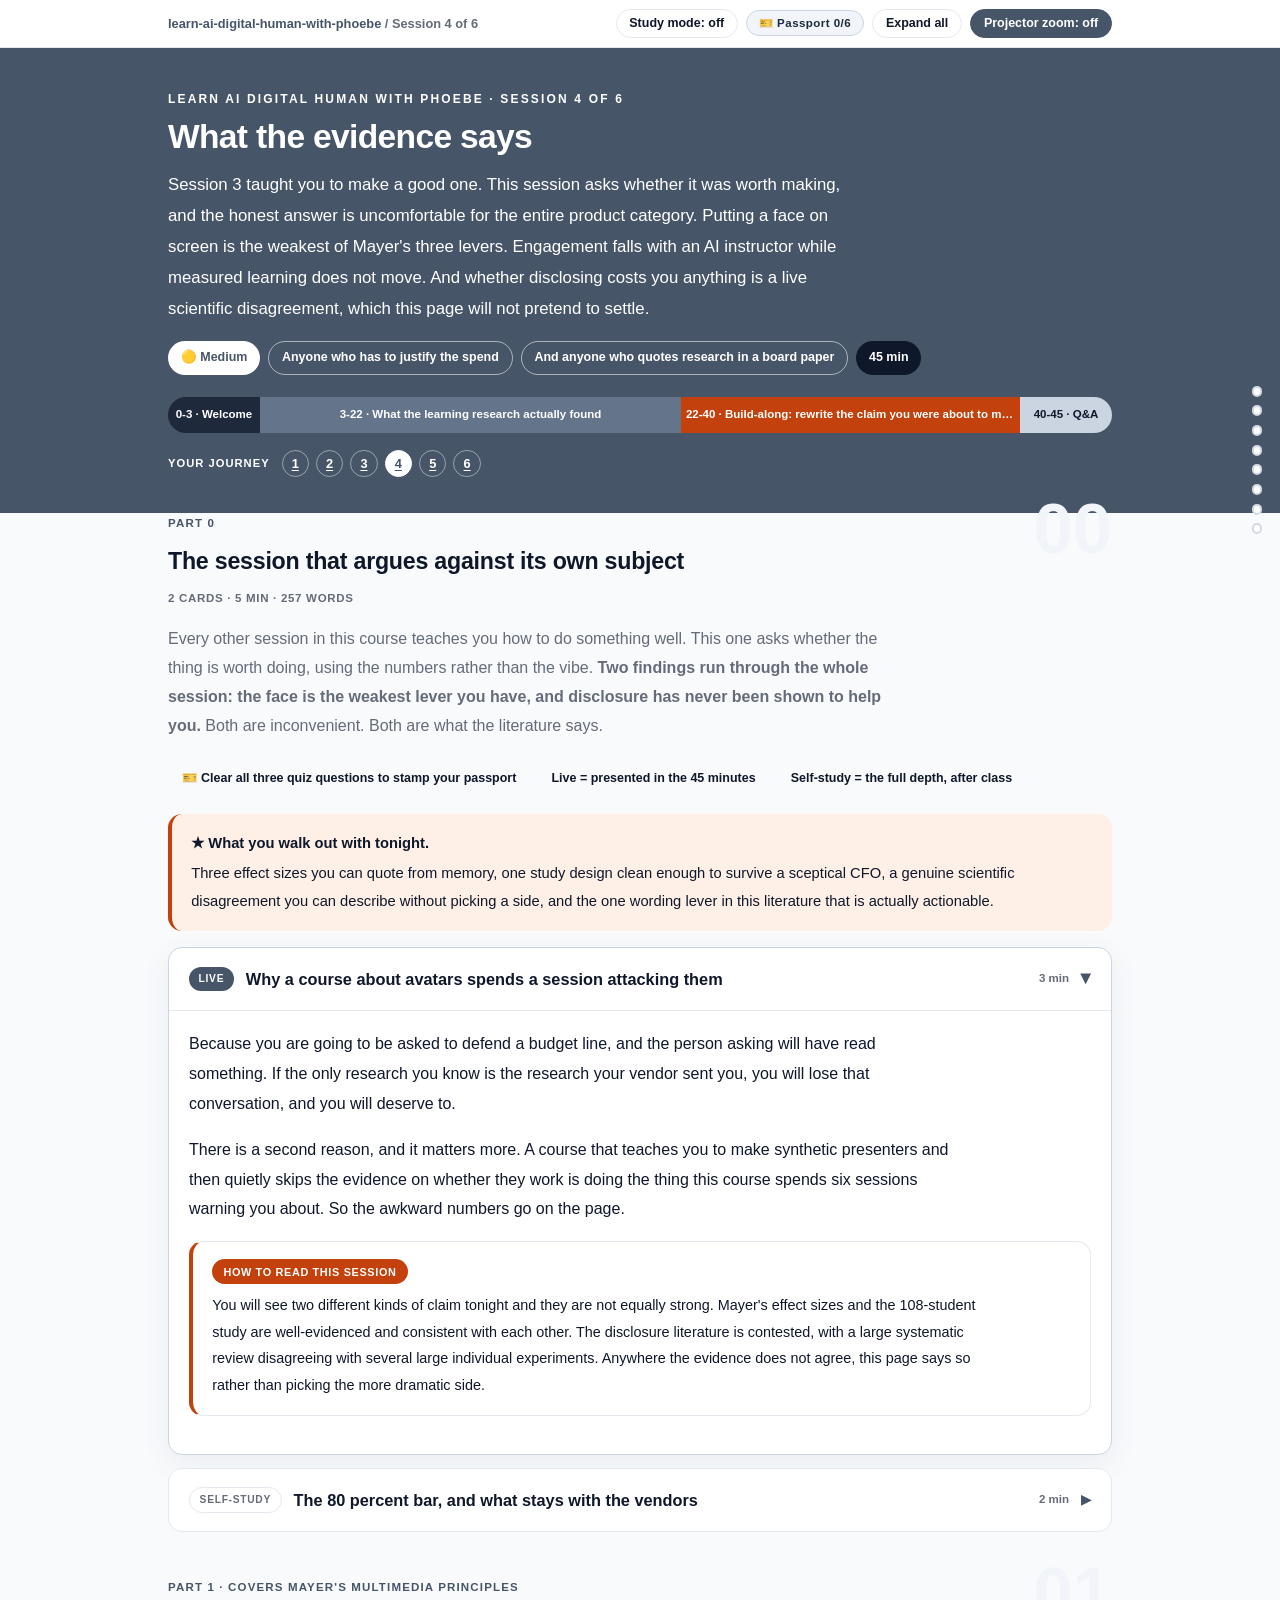
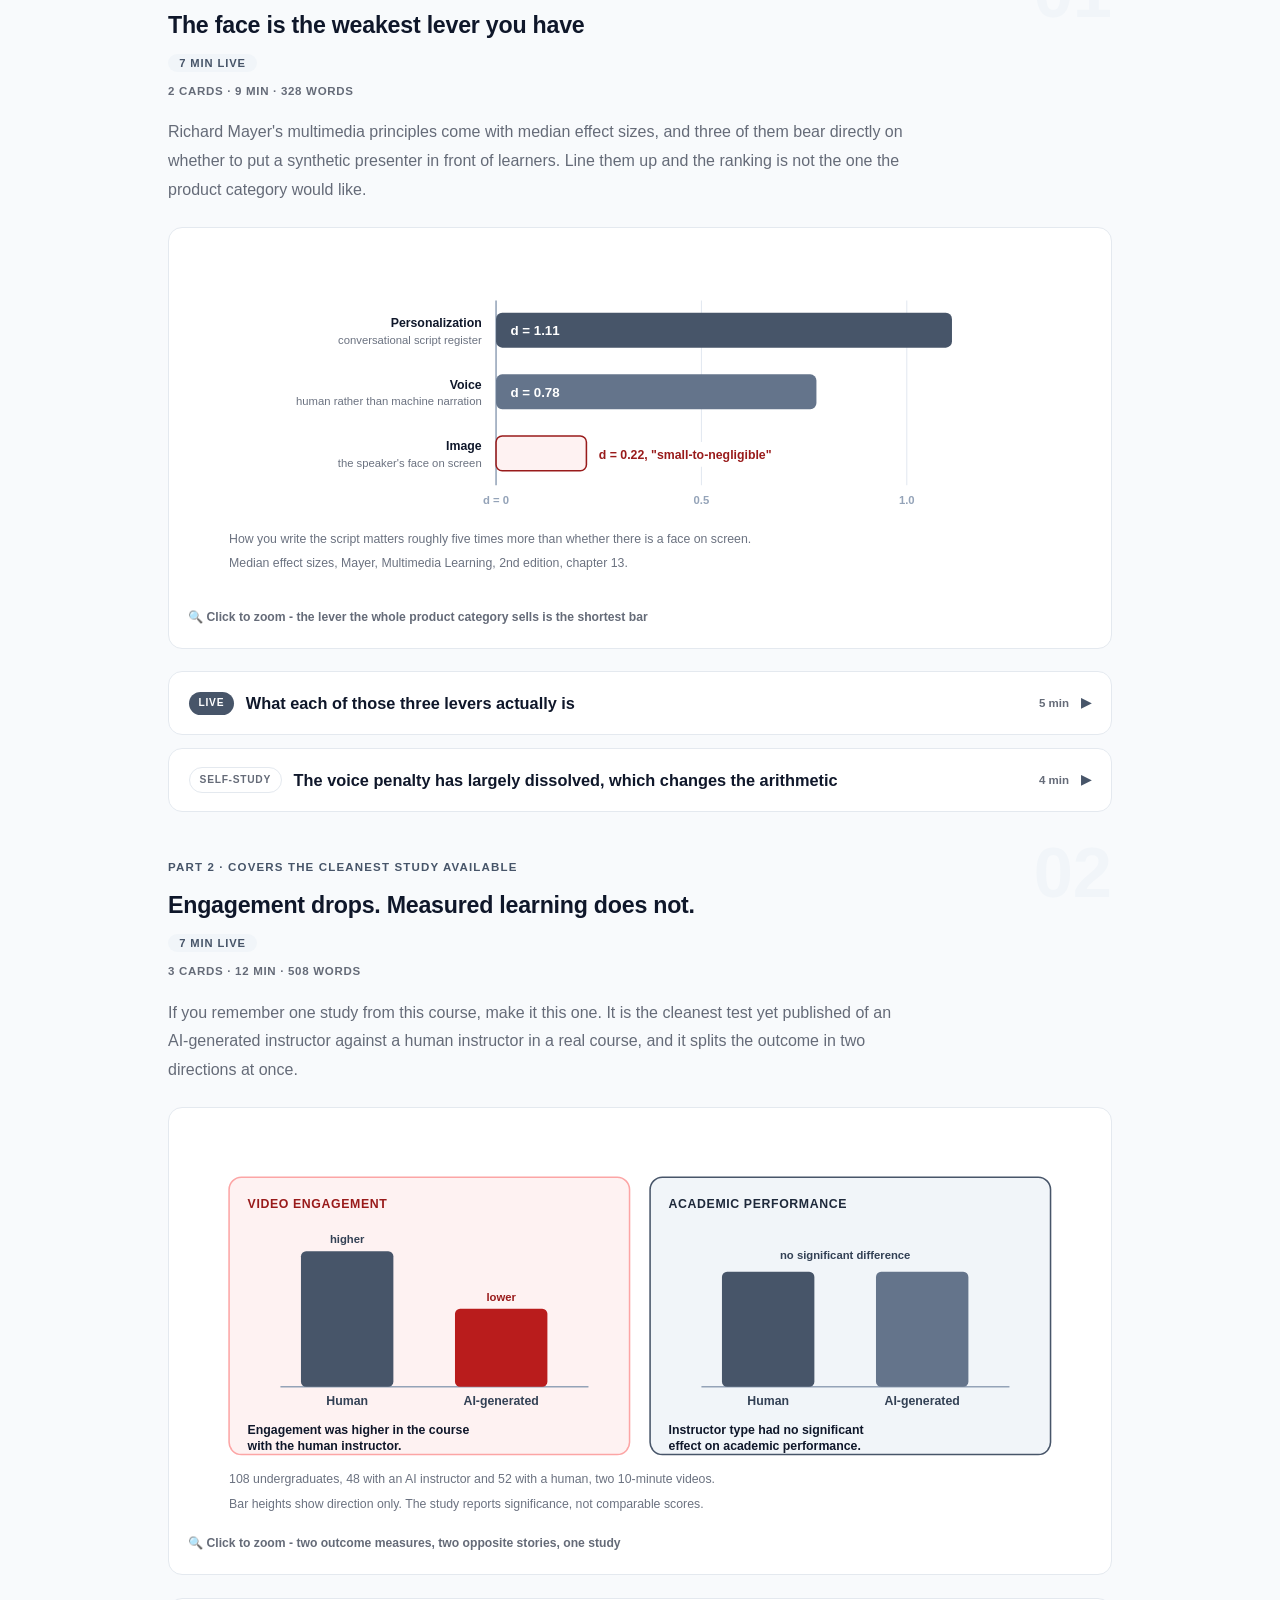
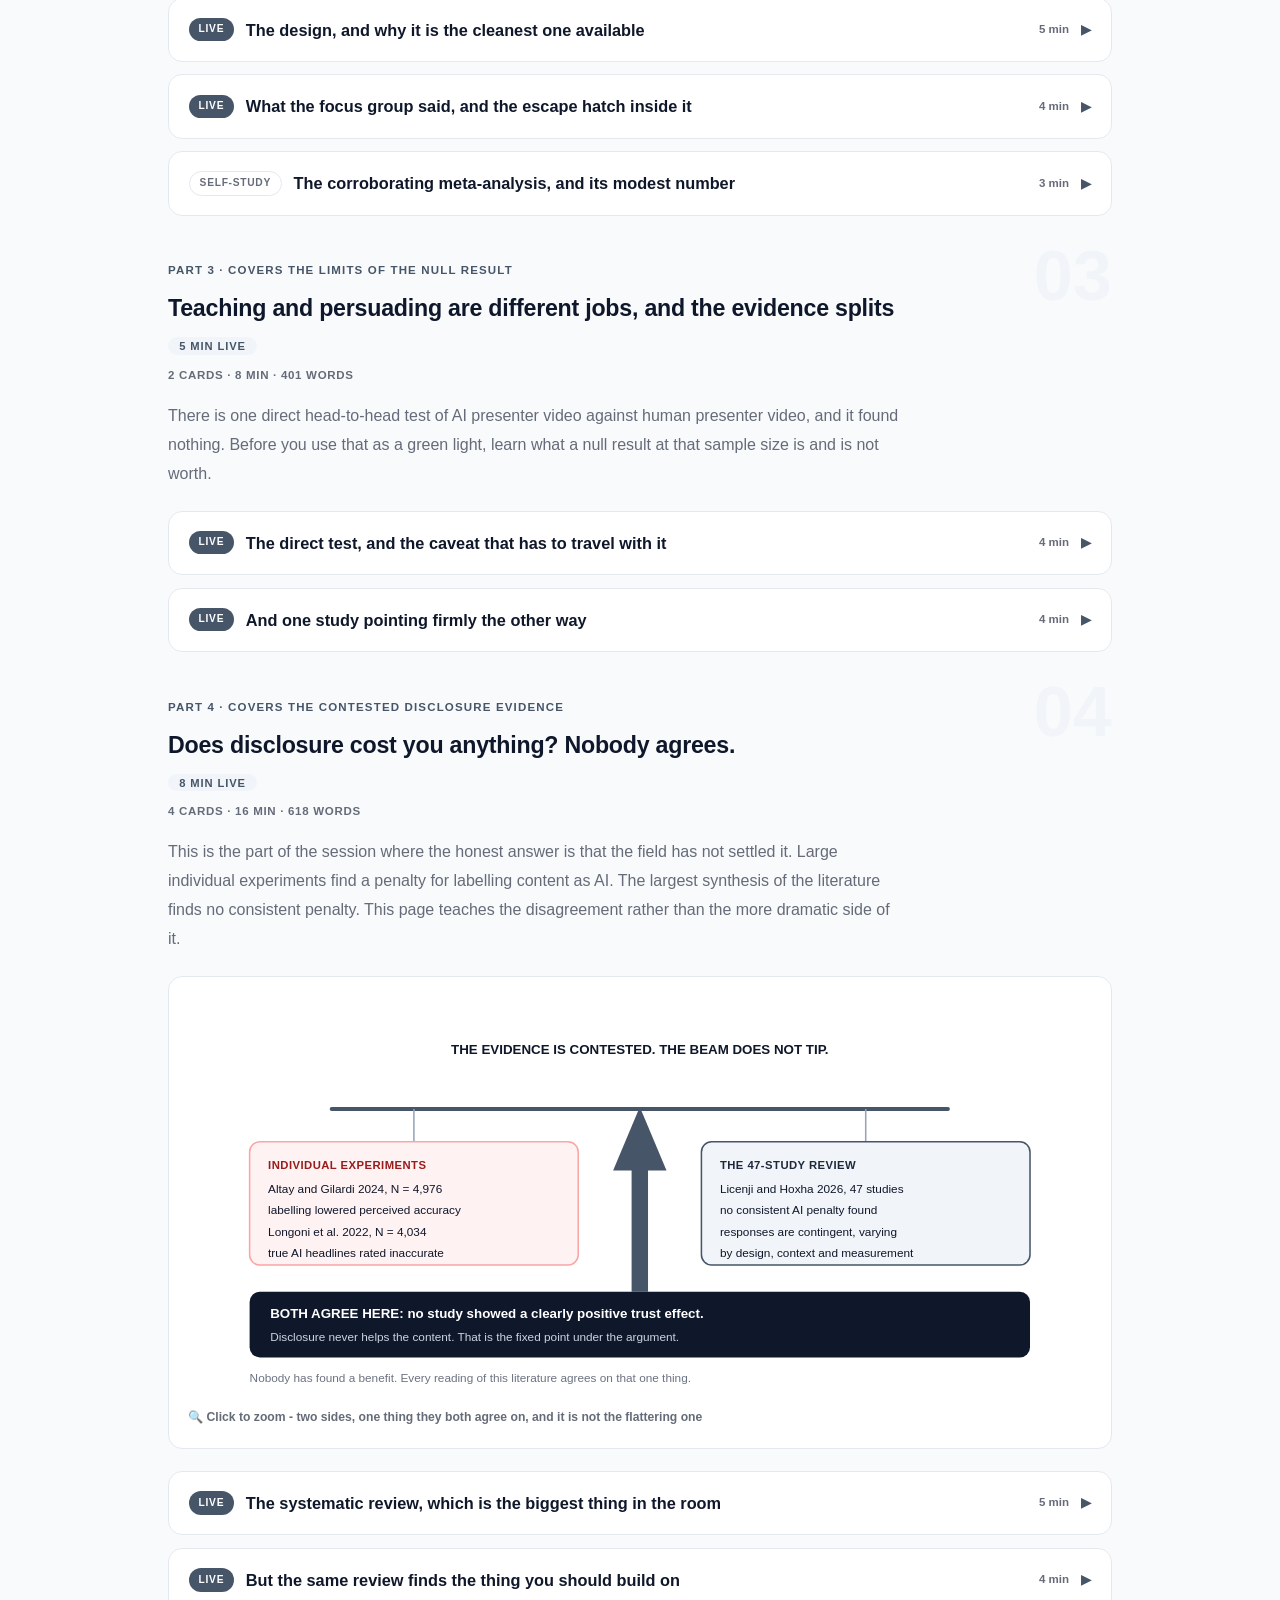
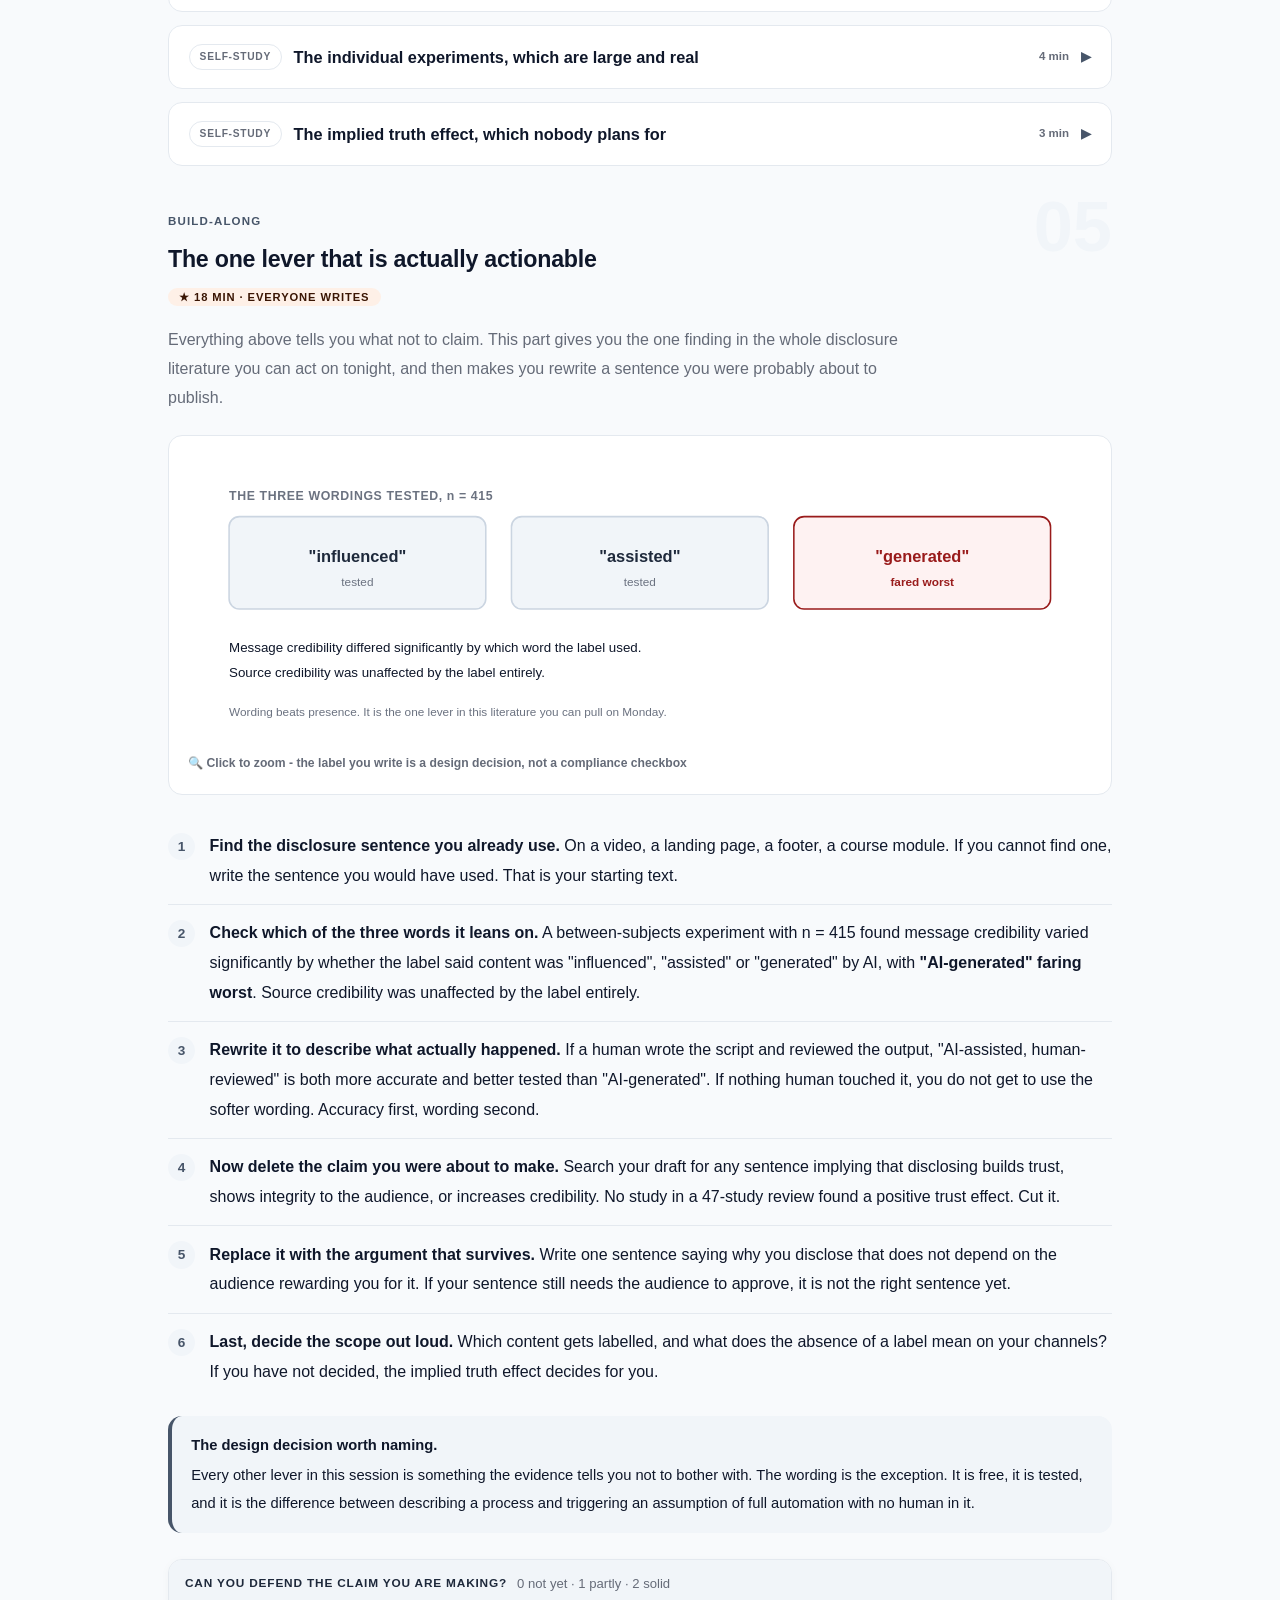
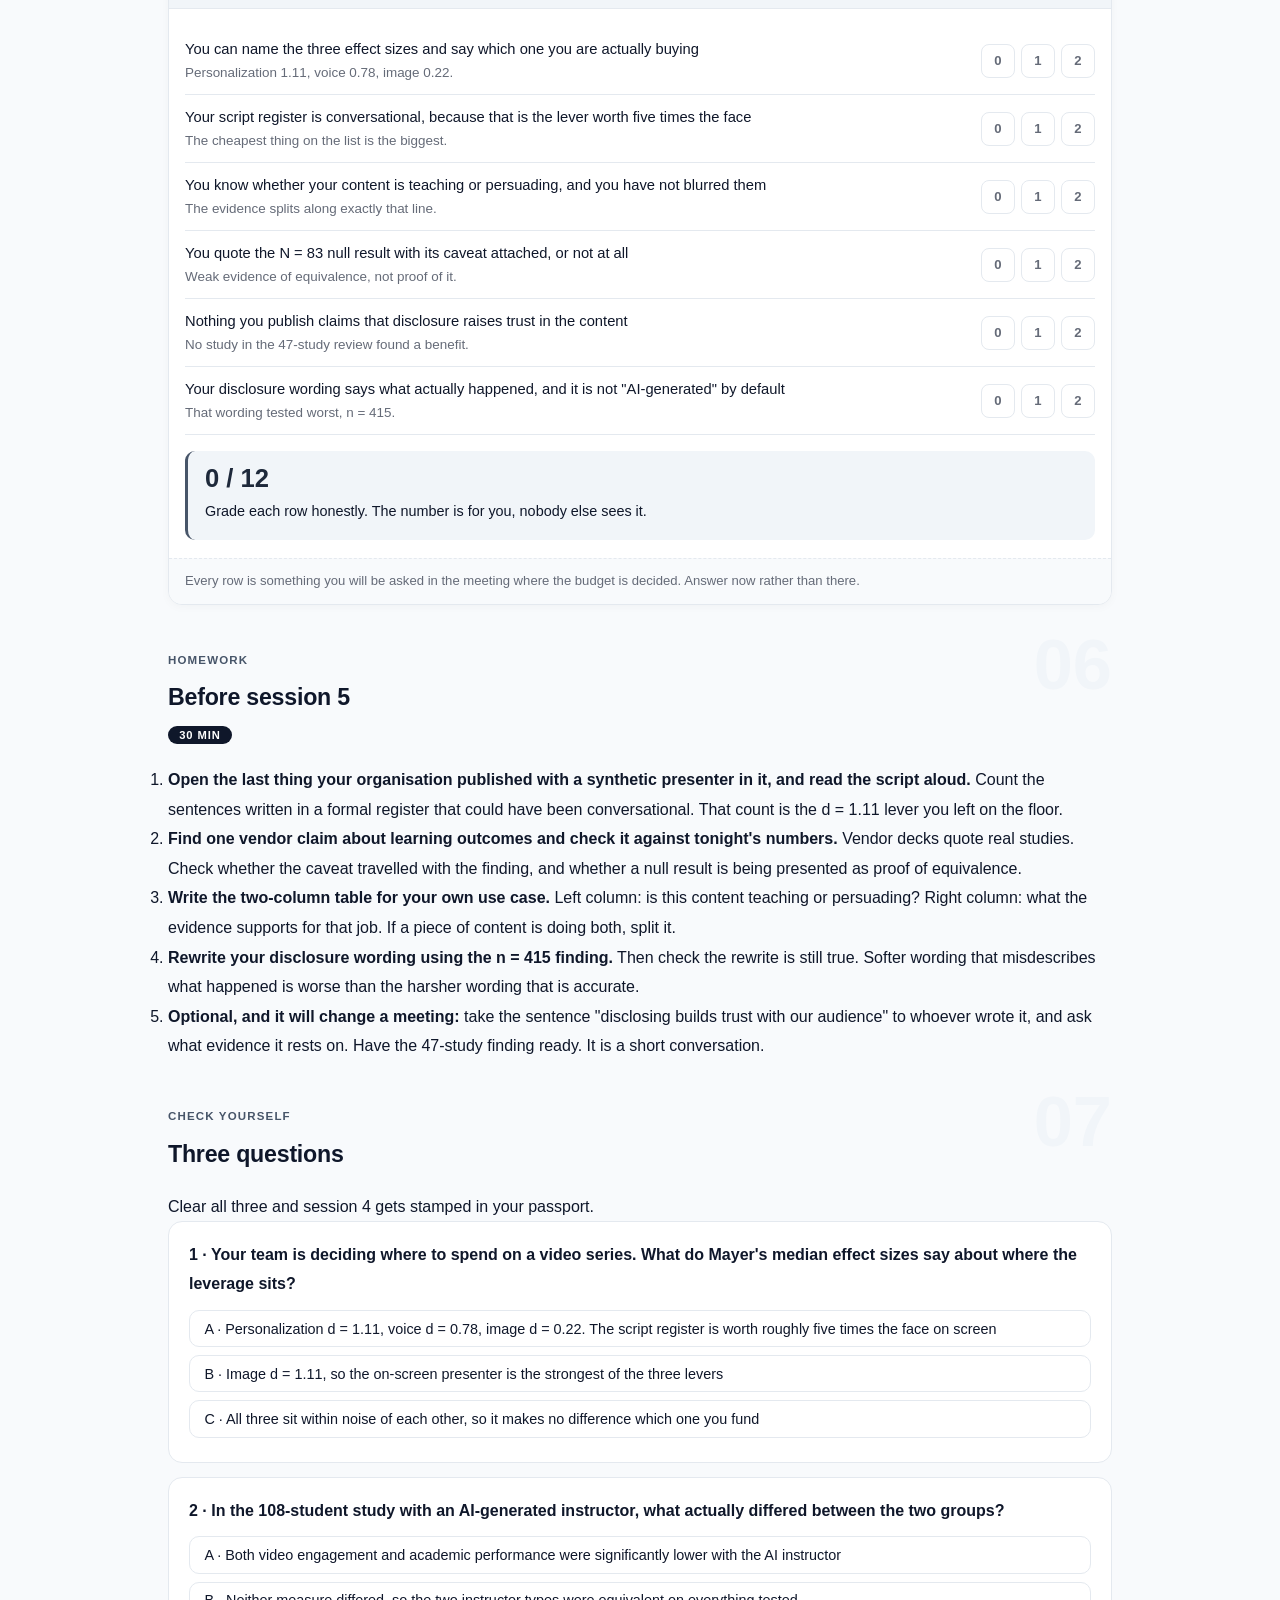
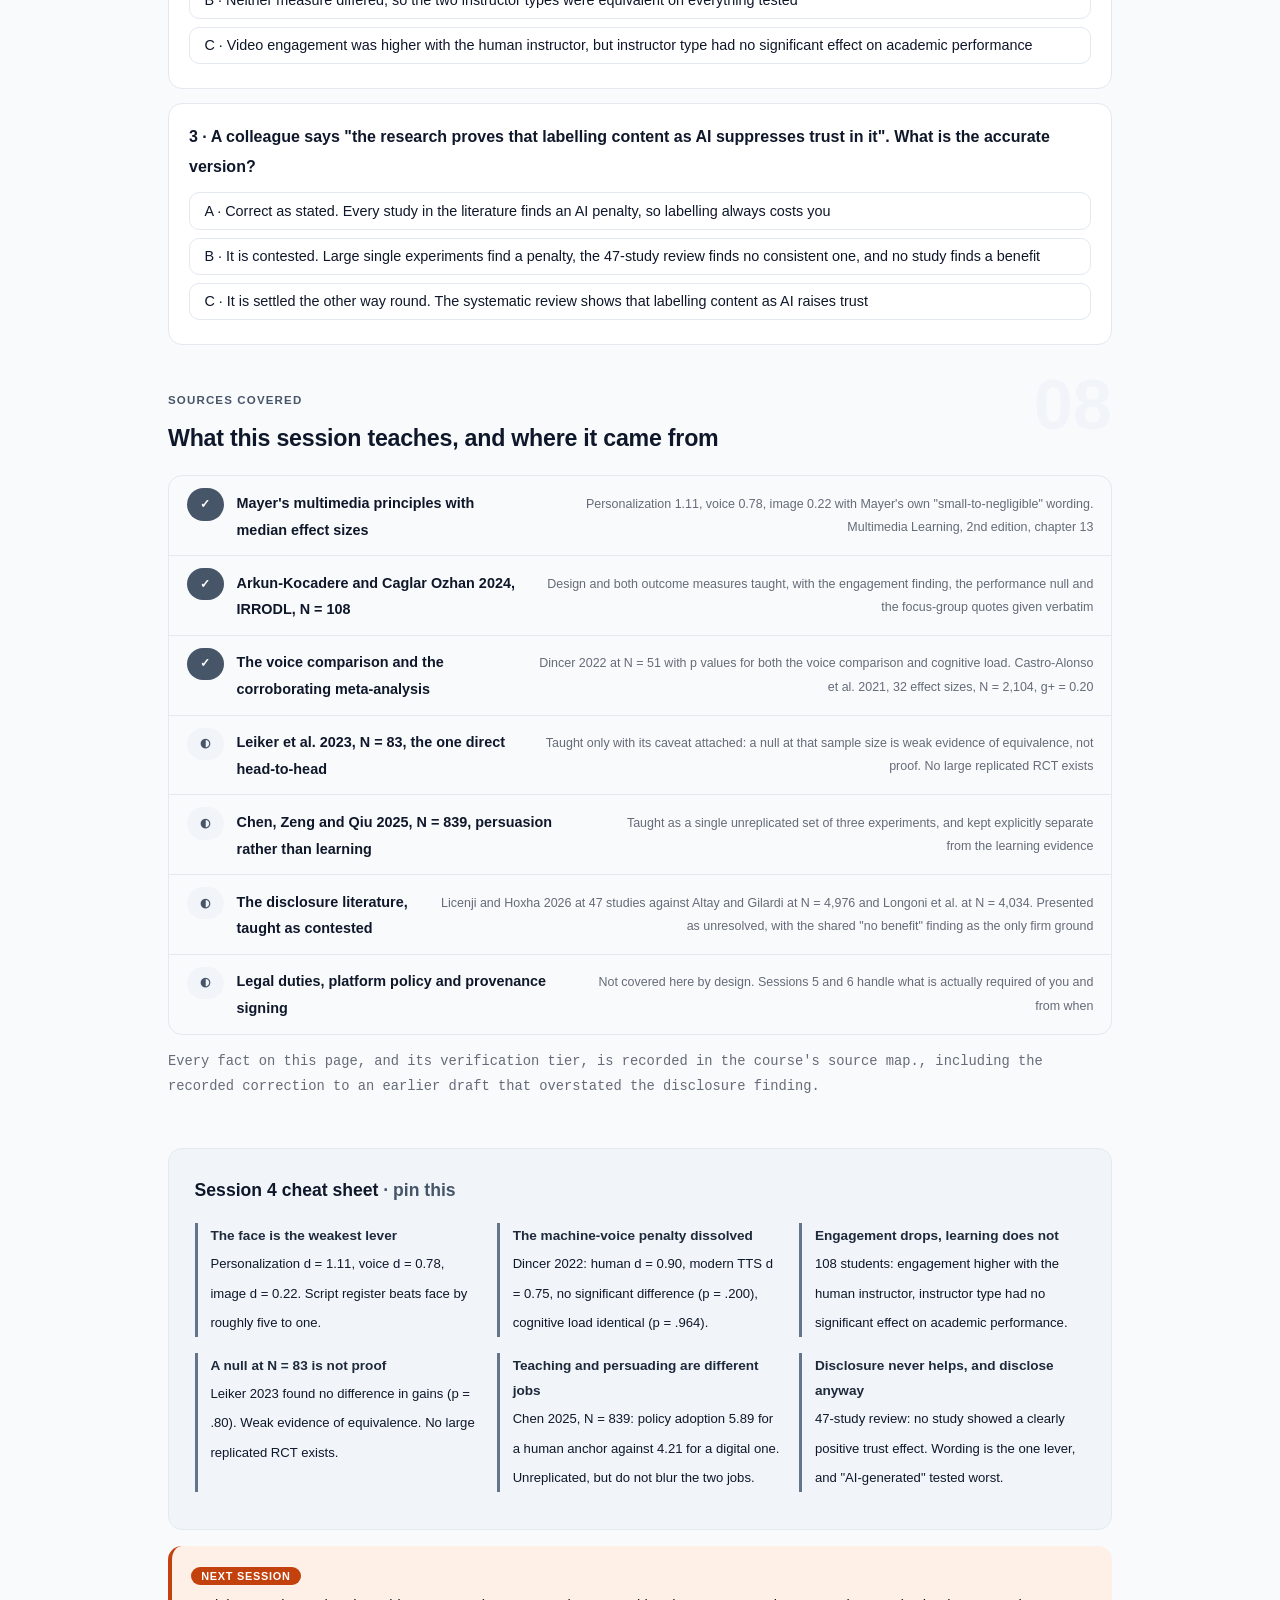
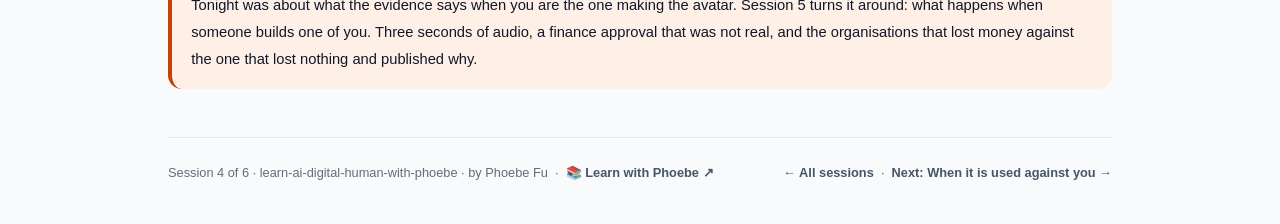
<file: courses/04-what-the-evidence-says.html>
<!DOCTYPE html>
<html lang="en">
<head>
<meta charset="UTF-8">
<meta name="viewport" content="width=device-width, initial-scale=1.0">
<!-- social:start -->
<meta name="description" content="Session 4 of 6. The on-screen face scores d = 0.22 while the script register scores d = 1.11. Engagement falls with an AI instructor and measured learning does not. And whether disclosure costs you anything is genuinely contested.">
<meta property="og:type" content="article">
<meta property="og:site_name" content="Learn with Phoebe">
<meta property="og:title" content="What the evidence says - learn ai digital human with phoebe">
<meta property="og:description" content="Session 4 of 6. The face is the weakest lever in the set. Engagement drops, measured learning does not, and the disclosure evidence is contested.">
<meta property="og:url" content="https://phoebefu6.github.io/learn-ai-digital-human-with-phoebe/courses/04-what-the-evidence-says.html">
<meta property="og:image" content="https://phoebefu6.github.io/learn-ai-digital-human-with-phoebe/assets/og-cover.png">
<meta property="og:image:width" content="1200">
<meta property="og:image:height" content="630">
<meta name="twitter:card" content="summary_large_image">
<meta name="twitter:title" content="What the evidence says - learn ai digital human with phoebe">
<meta name="twitter:description" content="Session 4 of 6. The face is the weakest lever, and the disclosure research does not agree with itself.">
<meta name="twitter:image" content="https://phoebefu6.github.io/learn-ai-digital-human-with-phoebe/assets/og-cover.png">
<!-- social:end -->
<title>Session 4 · What the evidence says - learn ai digital human with phoebe</title>
<link rel="stylesheet" href="../assets/style.css?v=25">
</head>
<body>

<div class="toolbar">
  <div class="wrap">
    <span class="crumb"><a href="../index.html">learn-ai-digital-human-with-phoebe</a> / Session 4 of 6</span>
    <button class="btn" id="toggle-all" type="button">Expand all</button>
    <button class="btn primary" id="zoom-toggle" type="button">Projector zoom: off</button>
  </div>
</div>

<header class="masthead">
  <div class="wrap">
    <div class="eyebrow">Learn AI Digital Human with Phoebe · Session 4 of 6</div>
    <h1>What the <span class="accent">evidence</span> says</h1>
    <p class="sub">Session 3 taught you to make a good one. This session asks whether it was worth making, and the honest answer is uncomfortable for the entire product category. Putting a face on screen is the weakest of Mayer's three levers. Engagement falls with an AI instructor while measured learning does not move. And whether disclosing costs you anything is a live scientific disagreement, which this page will not pretend to settle.</p>
    <div class="chip-row">
      <span class="chip level">🟡 Medium</span>
      <span class="chip audience">Anyone who has to justify the spend</span>
      <span class="chip audience">And anyone who quotes research in a board paper</span>
      <span class="chip time">45 min</span>
    </div>
    <div class="agenda">
      <span class="a1" style="flex:1">0-3 · Welcome</span>
      <span class="a2" style="flex:5">3-22 · What the learning research actually found</span>
      <span class="a3" style="flex:4">22-40 · Build-along: rewrite the claim you were about to make</span>
      <span class="a4" style="flex:1">40-45 · Q&amp;A</span>
    </div>
  </div>
</header>

<main class="wrap">

  <!-- ============ INTRO ============ -->
  <section class="section" id="intro">
    <div class="section-kicker">
      <span class="klabel">Part 0</span>
      <h2>The session that argues against its own subject</h2>
    </div>
    <p class="lede">Every other session in this course teaches you how to do something well. This one asks whether the thing is worth doing, using the numbers rather than the vibe. <strong>Two findings run through the whole session: the face is the weakest lever you have, and disclosure has never been shown to help you.</strong> Both are inconvenient. Both are what the literature says.</p>

    <div class="legend">
      <span class="pill">🎫 Clear all three quiz questions to stamp your passport</span>
      <span class="pill">Live = presented in the 45 minutes</span>
      <span class="pill">Self-study = the full depth, after class</span>
    </div>

    <div class="callout win">
      <p><strong>★ What you walk out with tonight.</strong> Three effect sizes you can quote from memory, one study design clean enough to survive a sceptical CFO, a genuine scientific disagreement you can describe without picking a side, and the one wording lever in this literature that is actually actionable.</p>
    </div>

    <details class="card" open>
      <summary><span class="mode live">Live</span>Why a course about avatars spends a session attacking them<span class="mini">3 min</span><span class="caret">▶</span></summary>
      <div class="body">
        <p>Because you are going to be asked to defend a budget line, and the person asking will have read something. If the only research you know is the research your vendor sent you, you will lose that conversation, and you will deserve to.</p>
        <p>There is a second reason, and it matters more. A course that teaches you to make synthetic presenters and then quietly skips the evidence on whether they work is doing the thing this course spends six sessions warning you about. So the awkward numbers go on the page.</p>
        <div class="callout example">
          <span class="ex-pill">How to read this session</span>
          <p>You will see two different kinds of claim tonight and they are not equally strong. Mayer's effect sizes and the 108-student study are well-evidenced and consistent with each other. The disclosure literature is contested, with a large systematic review disagreeing with several large individual experiments. Anywhere the evidence does not agree, this page says so rather than picking the more dramatic side.</p>
        </div>
      </div>
    </details>

    <details class="card">
      <summary><span class="mode self">Self-study</span>The 80 percent bar, and what stays with the vendors<span class="mini">2 min</span><span class="caret">▶</span></summary>
      <div class="body">
        <p>This session teaches roughly 80 percent of the working content of the research it maps to. What it does not do is turn you into someone who can appraise an education-research paper from scratch, and it does not replace reading the studies. Every number on this page traces to a source listed at the bottom.</p>
        <p>If you are going to put any of these figures in a document that other people act on, open the source first. That is not a disclaimer, it is the standard the rest of this course holds vendors to, and it applies here too.</p>
      </div>
    </details>
  </section>

  <!-- ============ PART 1 ============ -->
  <section class="section" id="part-1">
    <div class="section-kicker">
      <span class="klabel">Part 1 · covers Mayer's multimedia principles</span>
      <h2>The face is the weakest lever you have</h2>
      <span class="tag concept">7 min live</span>
    </div>
    <p class="lede">Richard Mayer's multimedia principles come with median effect sizes, and three of them bear directly on whether to put a synthetic presenter in front of learners. Line them up and the ranking is not the one the product category would like.</p>

    <figure class="zoomable">
      <svg viewBox="0 0 880 340" xmlns="http://www.w3.org/2000/svg" role="img" aria-label="Bar chart of Mayer's median effect sizes: Personalization d equals 1.11, Voice d equals 0.78, Image d equals 0.22 described as small to negligible">
        <style>
          .d4aN { font: 700 12px Inter, sans-serif; fill: #0F172A; }
          .d4aD { font: 400 11px Inter, sans-serif; fill: #6B7280; }
          .d4aV { font: 800 13px Inter, sans-serif; fill: #fff; }
          .d4aO { font: 800 12px Inter, sans-serif; fill: #991B1B; }
          .d4aA { font: 700 11px Inter, sans-serif; fill: #94A3B8; }
          .d4aF { font: 400 12px Inter, sans-serif; fill: #6B7280; }
        </style>
        <line x1="500" y1="52" x2="500" y2="190" stroke="#E2E8F0" stroke-width="1"/>
        <line x1="500" y1="214" x2="500" y2="232" stroke="#E2E8F0" stroke-width="1"/>
        <line x1="700" y1="52" x2="700" y2="232" stroke="#E2E8F0" stroke-width="1"/>
        <line x1="300" y1="52" x2="300" y2="232" stroke="#94A3B8" stroke-width="1.5"/>

        <text class="d4aN" x="286" y="78" text-anchor="end">Personalization</text>
        <text class="d4aD" x="286" y="94" text-anchor="end">conversational script register</text>
        <rect x="300" y="64" width="444" height="34" rx="6" fill="#475569"/>
        <text class="d4aV" x="314" y="86">d = 1.11</text>

        <text class="d4aN" x="286" y="138" text-anchor="end">Voice</text>
        <text class="d4aD" x="286" y="154" text-anchor="end">human rather than machine narration</text>
        <rect x="300" y="124" width="312" height="34" rx="6" fill="#64748B"/>
        <text class="d4aV" x="314" y="146">d = 0.78</text>

        <text class="d4aN" x="286" y="198" text-anchor="end">Image</text>
        <text class="d4aD" x="286" y="214" text-anchor="end">the speaker's face on screen</text>
        <rect x="300" y="184" width="88" height="34" rx="6" fill="#FEF2F2" stroke="#991B1B" stroke-width="1.5"/>
        <text class="d4aO" x="400" y="206">d = 0.22, "small-to-negligible"</text>

        <text class="d4aA" x="300" y="250" text-anchor="middle">d = 0</text>
        <text class="d4aA" x="500" y="250" text-anchor="middle">0.5</text>
        <text class="d4aA" x="700" y="250" text-anchor="middle">1.0</text>

        <text class="d4aF" x="40" y="288">How you write the script matters roughly five times more than whether there is a face on screen.</text>
        <text class="d4aF" x="40" y="312">Median effect sizes, Mayer, Multimedia Learning, 2nd edition, chapter 13.</text>
      </svg>
      <figcaption>🔍 Click to zoom - the lever the whole product category sells is the shortest bar</figcaption>
    </figure>

    <details class="card">
      <summary><span class="mode live">Live</span>What each of those three levers actually is<span class="mini">5 min</span><span class="caret">▶</span></summary>
      <div class="body">
        <p>These are not vague quality ratings. Each principle is a specific, controlled manipulation, and each one is something you can decide on Monday.</p>
        <table class="clean">
          <tr><th>Principle</th><th>The manipulation</th><th>Median effect</th></tr>
          <tr><td><strong>Personalization</strong></td><td>Conversational script register rather than formal register. "You" and "your" rather than "the learner" and "one".</td><td><strong>d = 1.11</strong></td></tr>
          <tr><td><strong>Voice</strong></td><td>Human narration rather than machine-synthesised narration.</td><td><strong>d = 0.78</strong></td></tr>
          <tr><td><strong>Image</strong></td><td>Adding the speaker's image on screen at all.</td><td><strong>d = 0.22</strong>, which Mayer describes as "small-to-negligible"</td></tr>
        </table>
        <p>Read the ranking rather than the individual numbers. <strong>The script register is worth roughly five times the on-screen face.</strong> If you are spending a budget, the cheapest thing in that table is also the biggest, and it is the one nobody sells you.</p>
        <div class="callout tip">
          <p><strong>The uncomfortable implication, stated plainly.</strong> A photoreal avatar with a formal, corporate script is optimising the weakest lever while ignoring the strongest. If your synthetic presenter says "learners should now consider the following process", you have spent money on d = 0.22 and thrown away d = 1.11 for free.</p>
        </div>
      </div>
    </details>

    <details class="card">
      <summary><span class="mode self">Self-study</span>The voice penalty has largely dissolved, which changes the arithmetic<span class="mini">4 min</span><span class="caret">▶</span></summary>
      <div class="body">
        <p>The voice principle at d = 0.78 looks like a strong argument against synthetic narration. It was, when the comparison was human voice against traditional text-to-speech. That comparison is now out of date.</p>
        <p>Dincer 2022, N = 51, compared human narration, modern text-to-speech and traditional text-to-speech. Human voice scored <strong>d = 0.90</strong> and modern TTS scored <strong>d = 0.75</strong>. Both beat traditional TTS comfortably. But between human voice and modern machine voice there was <strong>no significant difference</strong> (p = .200), and cognitive load was statistically identical (p = .964).</p>
        <div class="callout tip">
          <p><strong>What that does to the ranking.</strong> Voice was the middle lever, and modern synthesis has largely closed the gap. So the argument shifts: the strongest remaining lever is still the script register, and the weakest is still the face. The one that got cheaper is the one in the middle.</p>
        </div>
        <p>Craig and Schroeder reported the same reversal independently, which is why this is stated with more confidence than a single N = 51 study would justify on its own.</p>
      </div>
    </details>
  </section>

  <!-- ============ PART 2 ============ -->
  <section class="section" id="part-2">
    <div class="section-kicker">
      <span class="klabel">Part 2 · covers the cleanest study available</span>
      <h2>Engagement drops. Measured learning does not.</h2>
      <span class="tag concept">7 min live</span>
    </div>
    <p class="lede">If you remember one study from this course, make it this one. It is the cleanest test yet published of an AI-generated instructor against a human instructor in a real course, and it splits the outcome in two directions at once.</p>

    <figure class="zoomable">
      <svg viewBox="0 0 880 385" xmlns="http://www.w3.org/2000/svg" role="img" aria-label="Two panels from the 108 student study: video engagement was higher with the human instructor, while instructor type had no significant effect on academic performance">
        <style>
          .d4bT { font: 700 12px Inter, sans-serif; letter-spacing: .05em; }
          .d4bL { font: 600 12px Inter, sans-serif; fill: #334155; }
          .d4bM { font: 700 11px Inter, sans-serif; }
          .d4bV { font: 700 12px Inter, sans-serif; fill: #0F172A; }
          .d4bF { font: 400 12px Inter, sans-serif; fill: #6B7280; }
        </style>
        <rect x="40" y="48" width="390" height="270" rx="12" fill="#FEF2F2" stroke="#FCA5A5" stroke-width="1.5"/>
        <text class="d4bT" x="58" y="78" fill="#991B1B">VIDEO ENGAGEMENT</text>
        <line x1="90" y1="252" x2="390" y2="252" stroke="#94A3B8" stroke-width="1.5"/>
        <rect x="110" y="120" width="90" height="132" rx="5" fill="#475569"/>
        <text class="d4bM" x="155" y="112" text-anchor="middle" fill="#334155">higher</text>
        <rect x="260" y="176" width="90" height="76" rx="5" fill="#B91C1C"/>
        <text class="d4bM" x="305" y="168" text-anchor="middle" fill="#991B1B">lower</text>
        <text class="d4bL" x="155" y="270" text-anchor="middle">Human</text>
        <text class="d4bL" x="305" y="270" text-anchor="middle">AI-generated</text>
        <text class="d4bV" x="58" y="298">Engagement was higher in the course</text>
        <text class="d4bV" x="58" y="314">with the human instructor.</text>

        <rect x="450" y="48" width="390" height="270" rx="12" fill="#F1F5F9" stroke="#475569" stroke-width="1.5"/>
        <text class="d4bT" x="468" y="78" fill="#1E293B">ACADEMIC PERFORMANCE</text>
        <line x1="500" y1="252" x2="800" y2="252" stroke="#94A3B8" stroke-width="1.5"/>
        <rect x="520" y="140" width="90" height="112" rx="5" fill="#475569"/>
        <rect x="670" y="140" width="90" height="112" rx="5" fill="#64748B"/>
        <text class="d4bM" x="640" y="128" text-anchor="middle" fill="#334155">no significant difference</text>
        <text class="d4bL" x="565" y="270" text-anchor="middle">Human</text>
        <text class="d4bL" x="715" y="270" text-anchor="middle">AI-generated</text>
        <text class="d4bV" x="468" y="298">Instructor type had no significant</text>
        <text class="d4bV" x="468" y="314">effect on academic performance.</text>

        <text class="d4bF" x="40" y="346">108 undergraduates, 48 with an AI instructor and 52 with a human, two 10-minute videos.</text>
        <text class="d4bF" x="40" y="370">Bar heights show direction only. The study reports significance, not comparable scores.</text>
      </svg>
      <figcaption>🔍 Click to zoom - two outcome measures, two opposite stories, one study</figcaption>
    </figure>

    <details class="card">
      <summary><span class="mode live">Live</span>The design, and why it is the cleanest one available<span class="mini">5 min</span><span class="caret">▶</span></summary>
      <div class="body">
        <p>Arkun-Kocadere and Caglar Ozhan, 2024, in IRRODL. 108 undergraduates: 48 taught by an AI-generated instructor, 52 by a human instructor, with 8 more in a focus group who saw both. Two 10-minute videos over two weeks. Video Engagement Scale as a post-test, Academic Performance Test before and after.</p>
        <p>Two outcome measures, and they moved differently. Verbatim from the paper:</p>
        <div class="prompt-box bad">
          <span class="label">✗ On engagement, the human won</span>
"learners' video engagement was higher in the course with the human
instructor"
        </div>
        <div class="prompt-box good">
          <span class="label">★ On learning, the difference vanished</span>
"the instructor type did not have a significant effect on academic
performance"
        </div>
        <p><strong>That pair of sentences is the single most useful thing in this session.</strong> It does not say avatars are fine and it does not say avatars fail. It says the thing people feel and the thing you can measure came apart, and your decision depends on which one your content is actually being judged on.</p>
        <div class="callout tip">
          <p><strong>It also lines up with Mayer rather than contradicting him.</strong> The image principle sits at d = 0.22. A study finding no significant learning difference between instructor types is exactly what a small-to-negligible image effect predicts. Two independent lines of evidence pointing the same way is worth more than either alone.</p>
        </div>
      </div>
    </details>

    <details class="card">
      <summary><span class="mode live">Live</span>What the focus group said, and the escape hatch inside it<span class="mini">4 min</span><span class="caret">▶</span></summary>
      <div class="body">
        <p>The eight students who saw both instructors were interviewed. Their language is blunt, and it is worth quoting rather than paraphrasing.</p>
        <div class="prompt-box bad">
          <span class="label">✗ What the AI instructor felt like</span>
"students thought the AI-generated instructor caused distraction,
discomfort, and disconnectedness"
        </div>
        <p>Then comes the qualifier, and it is the most practically useful sentence in the paper:</p>
        <div class="prompt-box good">
          <span class="label">★ And when it stopped mattering</span>
"when the video lesson topic was interesting or when students focused
on the video with the intention of learning, these feelings could be
ignored"
        </div>
        <p>Read that as a design instruction. <strong>The discomfort is real and it is conditional on the content being weak.</strong> Motivated learners on an interesting topic reported that they could set it aside. Unmotivated learners on a dull topic have nothing to set it aside for, and the discomfort is all that is left.</p>
        <p>Which tells you where a synthetic presenter is least defensible: mandatory compliance training that nobody wants to be in. That is precisely the use case the category is most often sold for.</p>
      </div>
    </details>

    <details class="card">
      <summary><span class="mode self">Self-study</span>The corroborating meta-analysis, and its modest number<span class="mini">3 min</span><span class="caret">▶</span></summary>
      <div class="body">
        <p>Castro-Alonso, Wong, Adesope and Paas, 2021, pooled <strong>32 effect sizes across N = 2,104</strong> on learning with a pedagogical agent present versus absent. Overall <strong>g+ = 0.20</strong>.</p>
        <p>Small, but positive. That is the honest characterisation, and both halves matter. Positive means an on-screen agent is not harmful on average. Small means it is not where your leverage is, which is the same conclusion the image principle reaches by a different route.</p>
        <div class="callout tip">
          <p><strong>A note on reading effect sizes in front of executives.</strong> A g+ of 0.20 is a real effect and a weak one. If someone presents it as evidence that avatars improve learning, they are technically correct and practically misleading. The useful framing is comparative: 0.20 against 1.11 for the script register tells you where to spend, and no single number on its own does.</p>
        </div>
      </div>
    </details>
  </section>

  <!-- ============ PART 3 ============ -->
  <section class="section" id="part-3">
    <div class="section-kicker">
      <span class="klabel">Part 3 · covers the limits of the null result</span>
      <h2>Teaching and persuading are different jobs, and the evidence splits</h2>
      <span class="tag concept">5 min live</span>
    </div>
    <p class="lede">There is one direct head-to-head test of AI presenter video against human presenter video, and it found nothing. Before you use that as a green light, learn what a null result at that sample size is and is not worth.</p>

    <details class="card">
      <summary><span class="mode live">Live</span>The direct test, and the caveat that has to travel with it<span class="mini">4 min</span><span class="caret">▶</span></summary>
      <div class="body">
        <p>Leiker, Gyllen, Eldesouky and Cukurova, 2023, <strong>N = 83</strong>. One group watched an AI presenter video, the other a human presenter video. Both groups improved significantly (p &lt; .001), with <strong>no significant difference in gains</strong> (p = .80) and no difference in how learners perceived the videos.</p>
        <p>That is a genuinely useful finding. It is also weaker than it looks, and this is the part that gets dropped when the study is quoted in a deck.</p>
        <div class="callout tip">
          <p><strong>Teach the caveat with the finding, every time.</strong> N = 83 is small. A null result at that size is <strong>weak evidence of equivalence, not proof of it</strong>. A study that small can fail to detect a real difference simply because it lacks the power to see one. No large replicated randomised controlled trial on this question exists. "No difference was found" and "there is no difference" are different sentences, and only the first one is supported.</p>
        </div>
        <p>The correct way to carry this into a decision: the evidence does not currently support paying much for a face, and it also does not license you to claim equivalence has been demonstrated. Both halves, or neither.</p>
      </div>
    </details>

    <details class="card">
      <summary><span class="mode live">Live</span>And one study pointing firmly the other way<span class="mini">4 min</span><span class="caret">▶</span></summary>
      <div class="body">
        <p>Everything so far has been about learning. Change the outcome measure to persuasion and the picture changes with it.</p>
        <p>Chen, Zeng and Qiu, 2025, ran three experiments with a combined <strong>N = 839</strong> on policy adoption intention. A human anchor produced significantly higher adoption intention (<strong>M = 5.89</strong>) than a digital anchor (<strong>M = 4.21</strong>). That is not a small gap.</p>
        <p>It is also not replicated, so hold it at the same standard as everything else on this page. But the direction is worth taking seriously, because it is the direction most organisations are actually operating in.</p>
        <table class="clean">
          <tr><th>The job</th><th>What the evidence supports</th><th>Strength</th></tr>
          <tr><td><strong>Teaching</strong></td><td>The face is close to neutral. Do not pay much for it. Spend on script register instead.</td><td>Several converging lines: d = 0.22, g+ = 0.20, N = 108, N = 83</td></tr>
          <tr><td><strong>Persuading</strong></td><td>A human still wins, and by a wide margin on adoption intention.</td><td>One unreplicated set of three experiments, N = 839</td></tr>
        </table>
        <div class="callout tip">
          <p><strong>The synthesis this course will actually defend.</strong> For teaching content, the evidence does not support paying much for a face. For persuading people, the limited evidence says a human still wins. Those are different jobs, and blurring them is how a vendor deck gets written. Your onboarding module and your CEO's strategy announcement are not the same decision.</p>
        </div>
      </div>
    </details>
  </section>

  <!-- ============ PART 4 ============ -->
  <section class="section" id="part-4">
    <div class="section-kicker">
      <span class="klabel">Part 4 · covers the contested disclosure evidence</span>
      <h2>Does disclosure cost you anything? Nobody agrees.</h2>
      <span class="tag concept">8 min live</span>
    </div>
    <p class="lede">This is the part of the session where the honest answer is that the field has not settled it. Large individual experiments find a penalty for labelling content as AI. The largest synthesis of the literature finds no consistent penalty. This page teaches the disagreement rather than the more dramatic side of it.</p>

    <figure class="zoomable">
      <svg viewBox="0 0 880 390" xmlns="http://www.w3.org/2000/svg" role="img" aria-label="A level balance scale with individual experiments finding an AI penalty on one side and the 47 study systematic review finding no consistent penalty on the other, resting on the shared finding that no study showed a positive trust effect">
        <style>
          .d4cH { font: 700 13px Inter, sans-serif; fill: #0F172A; }
          .d4cT { font: 700 11px Inter, sans-serif; letter-spacing: .04em; }
          .d4cB { font: 400 11.5px Inter, sans-serif; fill: #0F172A; }
          .d4cW { font: 700 13px Inter, sans-serif; fill: #fff; }
          .d4cX { font: 400 11.5px Inter, sans-serif; fill: #CBD5E1; }
          .d4cF { font: 400 11.5px Inter, sans-serif; fill: #6B7280; }
        </style>
        <text class="d4cH" x="440" y="56" text-anchor="middle">THE EVIDENCE IS CONTESTED. THE BEAM DOES NOT TIP.</text>
        <line x1="140" y1="110" x2="740" y2="110" stroke="#475569" stroke-width="4" stroke-linecap="round"/>
        <line x1="220" y1="110" x2="220" y2="142" stroke="#94A3B8" stroke-width="1.5"/>
        <line x1="660" y1="110" x2="660" y2="142" stroke="#94A3B8" stroke-width="1.5"/>
        <polygon points="440,108 414,170 466,170" fill="#475569"/>
        <rect x="432" y="168" width="16" height="120" fill="#475569"/>

        <rect x="60" y="142" width="320" height="120" rx="10" fill="#FEF2F2" stroke="#FCA5A5" stroke-width="1.5"/>
        <text class="d4cT" x="78" y="168" fill="#991B1B">INDIVIDUAL EXPERIMENTS</text>
        <text class="d4cB" x="78" y="192">Altay and Gilardi 2024, N = 4,976</text>
        <text class="d4cB" x="78" y="212">labelling lowered perceived accuracy</text>
        <text class="d4cB" x="78" y="234">Longoni et al. 2022, N = 4,034</text>
        <text class="d4cB" x="78" y="254">true AI headlines rated inaccurate</text>

        <rect x="500" y="142" width="320" height="120" rx="10" fill="#F1F5F9" stroke="#475569" stroke-width="1.5"/>
        <text class="d4cT" x="518" y="168" fill="#1E293B">THE 47-STUDY REVIEW</text>
        <text class="d4cB" x="518" y="192">Licenji and Hoxha 2026, 47 studies</text>
        <text class="d4cB" x="518" y="212">no consistent AI penalty found</text>
        <text class="d4cB" x="518" y="234">responses are contingent, varying</text>
        <text class="d4cB" x="518" y="254">by design, context and measurement</text>

        <rect x="60" y="288" width="760" height="64" rx="10" fill="#0F172A"/>
        <text class="d4cW" x="80" y="314">BOTH AGREE HERE: no study showed a clearly positive trust effect.</text>
        <text class="d4cX" x="80" y="336">Disclosure never helps the content. That is the fixed point under the argument.</text>

        <text class="d4cF" x="60" y="376">Nobody has found a benefit. Every reading of this literature agrees on that one thing.</text>
      </svg>
      <figcaption>🔍 Click to zoom - two sides, one thing they both agree on, and it is not the flattering one</figcaption>
    </figure>

    <details class="card">
      <summary><span class="mode live">Live</span>The systematic review, which is the biggest thing in the room<span class="mini">5 min</span><span class="caret">▶</span></summary>
      <div class="body">
        <p>Licenji and Hoxha, 2026, in Frontiers in Artificial Intelligence, searched Scopus and Web of Science and read <strong>47 full-text studies</strong> spanning 2018 to 2026. Their conclusion, verbatim:</p>
        <div class="prompt-box good">
          <span class="label">★ On whether there is an AI penalty at all</span>
"AI provenance cues were not associated with a consistent 'AI penalty'"
        </div>
        <div class="prompt-box good">
          <span class="label">★ And on treating a label as a warning</span>
"the available full-text evidence does not support treating AI
disclosure as a uniform 'warning label' that consistently reduces
credibility or trust"
        </div>
        <p>They describe audience responses as <strong>"contingent, varying by design, context, and measurement target"</strong>. Which is a careful way of saying that the answer depends on what you labelled, who you asked, and what you measured, and that anyone quoting a single clean number is over-claiming.</p>
        <div class="callout tip">
          <p><strong>An earlier version of this course's own source map got this wrong.</strong> It stated that labelling suppresses trust as though it were settled. It is not, and the correction is recorded rather than quietly edited out. If a course about disclosure will not disclose its own corrections, it has no standing to lecture anyone.</p>
        </div>
      </div>
    </details>

    <details class="card">
      <summary><span class="mode live">Live</span>But the same review finds the thing you should build on<span class="mini">4 min</span><span class="caret">▶</span></summary>
      <div class="body">
        <p>The review does not rescue disclosure. It removes the penalty argument and leaves something more awkward standing.</p>
        <div class="prompt-box bad">
          <span class="label">✗ From the same 47-study review</span>
"no study showed a clearly positive trust effect of AI authorship"
        </div>
        <p><strong>Nobody finds a benefit.</strong> Not one study across the whole synthesis. Whatever else is contested, that is not. Disclosure is not a persuasion tactic under any reading of this evidence, and any vendor or agency telling you that labelling content builds trust is asserting something no study supports.</p>
        <div class="callout tip">
          <p><strong>So why disclose at all?</strong> For a reason none of this research touches. Disclosure removes the later moment where someone finds out. That is a durability decision and an ethical one, and it is unaffected by whether labelling costs you a few points of perceived accuracy today. Session 1's simulator made the same argument mechanically: disclosure is worth zero on the craft axis and everything on the survivability axis.</p>
        </div>
      </div>
    </details>

    <details class="card">
      <summary><span class="mode self">Self-study</span>The individual experiments, which are large and real<span class="mini">4 min</span><span class="caret">▶</span></summary>
      <div class="body">
        <p>The review disagrees with these studies. It does not make them go away, and they are big.</p>
        <p><strong>Altay and Gilardi 2024</strong>, two pre-registered experiments, <strong>N = 4,976</strong> across the US and UK. Participants did not equate "AI-generated" with "false". But labelling headlines as AI-generated lowered their perceived accuracy and participants' willingness to share them, <strong>regardless of whether the headlines were true or false</strong>.</p>
        <p><strong>Longoni, Fradkin, Cian and Pennycook 2022</strong>, <strong>N = 4,034</strong>. People rated AI-written headlines as less accurate, and were more likely to <strong>incorrectly</strong> rate headlines written by AI as inaccurate <strong>when they were actually true</strong>.</p>
        <div class="callout tip">
          <p><strong>How to hold two disagreeing bodies of evidence at once.</strong> These are headline-credibility experiments. The review pooled 47 studies across many designs, contexts and outcome measures. Both can be accurate descriptions of what they measured. What you cannot do is pick whichever one supports the decision you already made, and that temptation is the reason this section exists.</p>
        </div>
      </div>
    </details>

    <details class="card">
      <summary><span class="mode self">Self-study</span>The implied truth effect, which nobody plans for<span class="mini">3 min</span><span class="caret">▶</span></summary>
      <div class="body">
        <p>There is a second-order problem with labelling that only shows up at scale. If you label some of your content and not the rest, the unlabelled remainder does not stay neutral. It quietly gains credibility it has not earned.</p>
        <p>That is the implied truth effect: attaching warnings to some items makes the untagged items look validated by comparison. Applied to AI provenance, partial labelling produces a two-tier ecosystem where "no label" starts to read as "verified human", which was never what the absence of a label meant.</p>
        <div class="callout tip">
          <p><strong>The operational consequence.</strong> A disclosure policy that covers only your flagship content is not half a policy, it is a different policy with a side effect you did not choose. Decide the scope deliberately, and write down what an unlabelled item is supposed to mean.</p>
        </div>
      </div>
    </details>
  </section>

  <!-- ============ DEMO ============ -->
  <section class="section" id="demo-1">
    <div class="section-kicker">
      <span class="klabel">Build-along</span>
      <h2>The one lever that is actually actionable</h2>
      <span class="tag demo">★ 18 min · everyone writes</span>
    </div>
    <p class="lede">Everything above tells you what not to claim. This part gives you the one finding in the whole disclosure literature you can act on tonight, and then makes you rewrite a sentence you were probably about to publish.</p>

    <figure class="zoomable">
      <svg viewBox="0 0 880 280" xmlns="http://www.w3.org/2000/svg" role="img" aria-label="Three tested disclosure wordings, influenced, assisted and generated, with AI-generated faring worst on message credibility while source credibility was unaffected">
        <style>
          .d4dK { font: 700 12px Inter, sans-serif; fill: #6B7280; letter-spacing: .05em; }
          .d4dW { font: 800 16px Inter, sans-serif; fill: #1E293B; }
          .d4dR { font: 800 16px Inter, sans-serif; fill: #991B1B; }
          .d4dS { font: 400 11.5px Inter, sans-serif; fill: #6B7280; }
          .d4dU { font: 700 11.5px Inter, sans-serif; fill: #991B1B; }
          .d4dP { font: 400 13px Inter, sans-serif; fill: #0F172A; }
          .d4dF { font: 400 11.5px Inter, sans-serif; fill: #6B7280; }
        </style>
        <text class="d4dK" x="40" y="44">THE THREE WORDINGS TESTED, n = 415</text>
        <rect x="40" y="60" width="250" height="90" rx="10" fill="#F1F5F9" stroke="#CBD5E1" stroke-width="1.5"/>
        <text class="d4dW" x="165" y="104" text-anchor="middle">"influenced"</text>
        <text class="d4dS" x="165" y="128" text-anchor="middle">tested</text>
        <rect x="315" y="60" width="250" height="90" rx="10" fill="#F1F5F9" stroke="#CBD5E1" stroke-width="1.5"/>
        <text class="d4dW" x="440" y="104" text-anchor="middle">"assisted"</text>
        <text class="d4dS" x="440" y="128" text-anchor="middle">tested</text>
        <rect x="590" y="60" width="250" height="90" rx="10" fill="#FEF2F2" stroke="#991B1B" stroke-width="1.5"/>
        <text class="d4dR" x="715" y="104" text-anchor="middle">"generated"</text>
        <text class="d4dU" x="715" y="128" text-anchor="middle">fared worst</text>
        <text class="d4dP" x="40" y="192">Message credibility differed significantly by which word the label used.</text>
        <text class="d4dP" x="40" y="216">Source credibility was unaffected by the label entirely.</text>
        <text class="d4dF" x="40" y="254">Wording beats presence. It is the one lever in this literature you can pull on Monday.</text>
      </svg>
      <figcaption>🔍 Click to zoom - the label you write is a design decision, not a compliance checkbox</figcaption>
    </figure>

    <div class="steps">
      <div class="step"><p><strong>Find the disclosure sentence you already use.</strong> On a video, a landing page, a footer, a course module. If you cannot find one, write the sentence you would have used. That is your starting text.</p></div>
      <div class="step"><p><strong>Check which of the three words it leans on.</strong> A between-subjects experiment with n = 415 found message credibility varied significantly by whether the label said content was "influenced", "assisted" or "generated" by AI, with <strong>"AI-generated" faring worst</strong>. Source credibility was unaffected by the label entirely.</p></div>
      <div class="step"><p><strong>Rewrite it to describe what actually happened.</strong> If a human wrote the script and reviewed the output, "AI-assisted, human-reviewed" is both more accurate and better tested than "AI-generated". If nothing human touched it, you do not get to use the softer wording. Accuracy first, wording second.</p></div>
      <div class="step"><p><strong>Now delete the claim you were about to make.</strong> Search your draft for any sentence implying that disclosing builds trust, shows integrity to the audience, or increases credibility. No study in a 47-study review found a positive trust effect. Cut it.</p></div>
      <div class="step"><p><strong>Replace it with the argument that survives.</strong> Write one sentence saying why you disclose that does not depend on the audience rewarding you for it. If your sentence still needs the audience to approve, it is not the right sentence yet.</p></div>
      <div class="step"><p><strong>Last, decide the scope out loud.</strong> Which content gets labelled, and what does the absence of a label mean on your channels? If you have not decided, the implied truth effect decides for you.</p></div>
    </div>

    <div class="callout tip">
      <p><strong>The design decision worth naming.</strong> Every other lever in this session is something the evidence tells you not to bother with. The wording is the exception. It is free, it is tested, and it is the difference between describing a process and triggering an assumption of full automation with no human in it.</p>
    </div>

    <div class="scorecard" data-title="Can you defend the claim you are making?" data-foot="Every row is something you will be asked in the meeting where the budget is decided. Answer now rather than there.">
      <div class="sc-row"><div class="sc-q">You can name the three effect sizes and say which one you are actually buying<em>Personalization 1.11, voice 0.78, image 0.22.</em></div></div>
      <div class="sc-row"><div class="sc-q">Your script register is conversational, because that is the lever worth five times the face<em>The cheapest thing on the list is the biggest.</em></div></div>
      <div class="sc-row"><div class="sc-q">You know whether your content is teaching or persuading, and you have not blurred them<em>The evidence splits along exactly that line.</em></div></div>
      <div class="sc-row"><div class="sc-q">You quote the N = 83 null result with its caveat attached, or not at all<em>Weak evidence of equivalence, not proof of it.</em></div></div>
      <div class="sc-row"><div class="sc-q">Nothing you publish claims that disclosure raises trust in the content<em>No study in the 47-study review found a benefit.</em></div></div>
      <div class="sc-row"><div class="sc-q">Your disclosure wording says what actually happened, and it is not "AI-generated" by default<em>That wording tested worst, n = 415.</em></div></div>
    </div>
  </section>

  <!-- ============ HOMEWORK ============ -->
  <section class="section" id="exercise">
    <div class="section-kicker">
      <span class="klabel">Homework</span>
      <h2>Before session 5</h2>
      <span class="tag exercise">30 min</span>
    </div>
    <ol>
      <li><strong>Open the last thing your organisation published with a synthetic presenter in it, and read the script aloud.</strong> Count the sentences written in a formal register that could have been conversational. That count is the d = 1.11 lever you left on the floor.</li>
      <li><strong>Find one vendor claim about learning outcomes and check it against tonight's numbers.</strong> Vendor decks quote real studies. Check whether the caveat travelled with the finding, and whether a null result is being presented as proof of equivalence.</li>
      <li><strong>Write the two-column table for your own use case.</strong> Left column: is this content teaching or persuading? Right column: what the evidence supports for that job. If a piece of content is doing both, split it.</li>
      <li><strong>Rewrite your disclosure wording using the n = 415 finding.</strong> Then check the rewrite is still true. Softer wording that misdescribes what happened is worse than the harsher wording that is accurate.</li>
      <li><strong>Optional, and it will change a meeting:</strong> take the sentence "disclosing builds trust with our audience" to whoever wrote it, and ask what evidence it rests on. Have the 47-study finding ready. It is a short conversation.</li>
    </ol>
  </section>

  <!-- ============ QUIZ ============ -->
  <section class="section" id="quiz">
    <div class="section-kicker">
      <span class="klabel">Check yourself</span>
      <h2>Three questions</h2>
    </div>
    <p>Clear all three and session 4 gets stamped in your passport.</p>

    <div class="quiz-q" data-answer="0">
      <p class="qtext">1 · Your team is deciding where to spend on a video series. What do Mayer's median effect sizes say about where the leverage sits?</p>
      <button class="qopt" type="button">A · Personalization d = 1.11, voice d = 0.78, image d = 0.22. The script register is worth roughly five times the face on screen</button>
      <button class="qopt" type="button">B · Image d = 1.11, so the on-screen presenter is the strongest of the three levers</button>
      <button class="qopt" type="button">C · All three sit within noise of each other, so it makes no difference which one you fund</button>
      <p class="qwhy">Mayer describes the image principle at d = 0.22 as "small-to-negligible". The conversational script register is the strongest lever in the set and also the cheapest, which is why nobody sells it to you.</p>
    </div>

    <div class="quiz-q" data-answer="2">
      <p class="qtext">2 · In the 108-student study with an AI-generated instructor, what actually differed between the two groups?</p>
      <button class="qopt" type="button">A · Both video engagement and academic performance were significantly lower with the AI instructor</button>
      <button class="qopt" type="button">B · Neither measure differed, so the two instructor types were equivalent on everything tested</button>
      <button class="qopt" type="button">C · Video engagement was higher with the human instructor, but instructor type had no significant effect on academic performance</button>
      <p class="qwhy">Engagement drops, measured learning does not. The focus group added the qualifier that matters: students reported distraction, discomfort and disconnectedness, but said those feelings could be ignored when the topic was interesting or they were focused on learning.</p>
    </div>

    <div class="quiz-q" data-answer="1">
      <p class="qtext">3 · A colleague says "the research proves that labelling content as AI suppresses trust in it". What is the accurate version?</p>
      <button class="qopt" type="button">A · Correct as stated. Every study in the literature finds an AI penalty, so labelling always costs you</button>
      <button class="qopt" type="button">B · It is contested. Large single experiments find a penalty, the 47-study review finds no consistent one, and no study finds a benefit</button>
      <button class="qopt" type="button">C · It is settled the other way round. The systematic review shows that labelling content as AI raises trust</button>
      <p class="qwhy">Altay and Gilardi at N = 4,976 and Longoni et al. at N = 4,034 found a penalty. Licenji and Hoxha's 47-study review found no consistent one and called responses "contingent". The one thing both sides agree on is that no study showed a clearly positive trust effect, so C is the only option the evidence rules out entirely.</p>
    </div>

    <p class="quiz-score"></p>
  </section>

  <!-- ============ OFFICIAL COVERAGE ============ -->
  <section class="section" id="official">
    <div class="section-kicker">
      <span class="klabel">Sources covered</span>
      <h2>What this session teaches, and where it came from</h2>
    </div>
    <div class="covered">
      <div class="covered-row"><span class="status pill solid">✓</span><span class="name">Mayer's multimedia principles with median effect sizes</span><span class="note">Personalization 1.11, voice 0.78, image 0.22 with Mayer's own "small-to-negligible" wording. Multimedia Learning, 2nd edition, chapter 13</span></div>
      <div class="covered-row"><span class="status pill solid">✓</span><span class="name">Arkun-Kocadere and Caglar Ozhan 2024, IRRODL, N = 108</span><span class="note">Design and both outcome measures taught, with the engagement finding, the performance null and the focus-group quotes given verbatim</span></div>
      <div class="covered-row"><span class="status pill solid">✓</span><span class="name">The voice comparison and the corroborating meta-analysis</span><span class="note">Dincer 2022 at N = 51 with p values for both the voice comparison and cognitive load. Castro-Alonso et al. 2021, 32 effect sizes, N = 2,104, g+ = 0.20</span></div>
      <div class="covered-row"><span class="status pill light">◐</span><span class="name">Leiker et al. 2023, N = 83, the one direct head-to-head</span><span class="note">Taught only with its caveat attached: a null at that sample size is weak evidence of equivalence, not proof. No large replicated RCT exists</span></div>
      <div class="covered-row"><span class="status pill light">◐</span><span class="name">Chen, Zeng and Qiu 2025, N = 839, persuasion rather than learning</span><span class="note">Taught as a single unreplicated set of three experiments, and kept explicitly separate from the learning evidence</span></div>
      <div class="covered-row"><span class="status pill light">◐</span><span class="name">The disclosure literature, taught as contested</span><span class="note">Licenji and Hoxha 2026 at 47 studies against Altay and Gilardi at N = 4,976 and Longoni et al. at N = 4,034. Presented as unresolved, with the shared "no benefit" finding as the only firm ground</span></div>
      <div class="covered-row"><span class="status pill light">◐</span><span class="name">Legal duties, platform policy and provenance signing</span><span class="note">Not covered here by design. Sessions 5 and 6 handle what is actually required of you and from when</span></div>
    </div>
    <p class="mono" style="margin-top:14px">Every fact on this page, and its verification tier, is recorded in the course's source map., including the recorded correction to an earlier draft that overstated the disclosure finding.</p>
  </section>

  <!-- ============ CHEAT SHEET ============ -->
  <section class="cheat" id="cheatsheet">
    <h3>Session 4 cheat sheet <span>· pin this</span></h3>
    <div class="grid-2">
      <div class="cheat-item"><b>The face is the weakest lever</b><span>Personalization d = 1.11, voice d = 0.78, image d = 0.22. Script register beats face by roughly five to one.</span></div>
      <div class="cheat-item"><b>The machine-voice penalty dissolved</b><span>Dincer 2022: human d = 0.90, modern TTS d = 0.75, no significant difference (p = .200), cognitive load identical (p = .964).</span></div>
      <div class="cheat-item"><b>Engagement drops, learning does not</b><span>108 students: engagement higher with the human instructor, instructor type had no significant effect on academic performance.</span></div>
      <div class="cheat-item"><b>A null at N = 83 is not proof</b><span>Leiker 2023 found no difference in gains (p = .80). Weak evidence of equivalence. No large replicated RCT exists.</span></div>
      <div class="cheat-item"><b>Teaching and persuading are different jobs</b><span>Chen 2025, N = 839: policy adoption 5.89 for a human anchor against 4.21 for a digital one. Unreplicated, but do not blur the two jobs.</span></div>
      <div class="cheat-item"><b>Disclosure never helps, and disclose anyway</b><span>47-study review: no study showed a clearly positive trust effect. Wording is the one lever, and "AI-generated" tested worst.</span></div>
    </div>
  </section>

  <div class="callout next">
    <span class="nx-pill">Next session</span>
    <p>Tonight was about what the evidence says when you are the one making the avatar. Session 5 turns it around: what happens when someone builds one of you. Three seconds of audio, a finance approval that was not real, and the organisations that lost money against the one that lost nothing and published why.</p>
  </div>

  <footer class="pagefoot">
    <span>Session 4 of 6 · learn-ai-digital-human-with-phoebe · by Phoebe Fu &nbsp;·&nbsp; 📚 <a href="https://phoebefu6.github.io/learn-with-phoebe/">Learn with Phoebe ↗</a></span>
    <span><a href="../index.html">← All sessions</a> &nbsp;·&nbsp; <a href="05-when-it-is-used-against-you.html">Next: When it is used against you →</a></span>
  </footer>

</main>

<script src="../assets/app.js?v=23"></script>
</body>
</html>
</file>
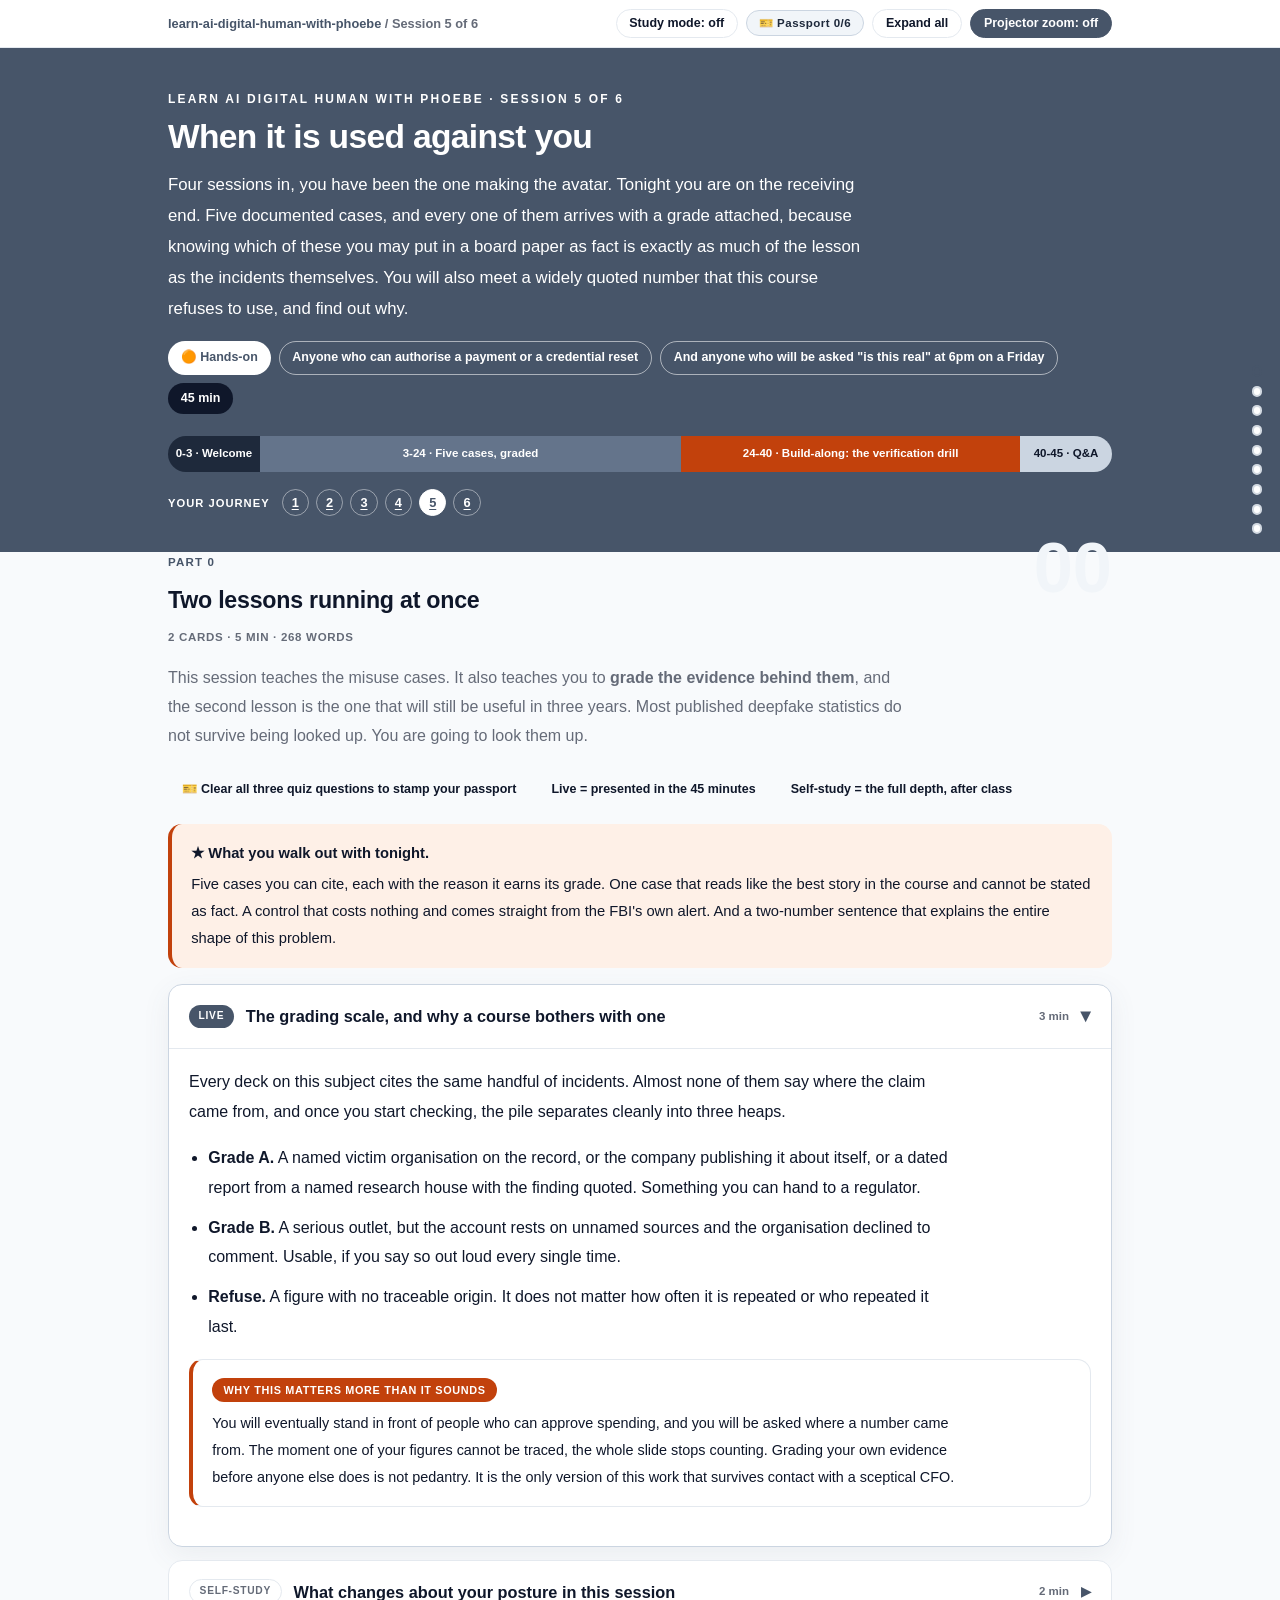
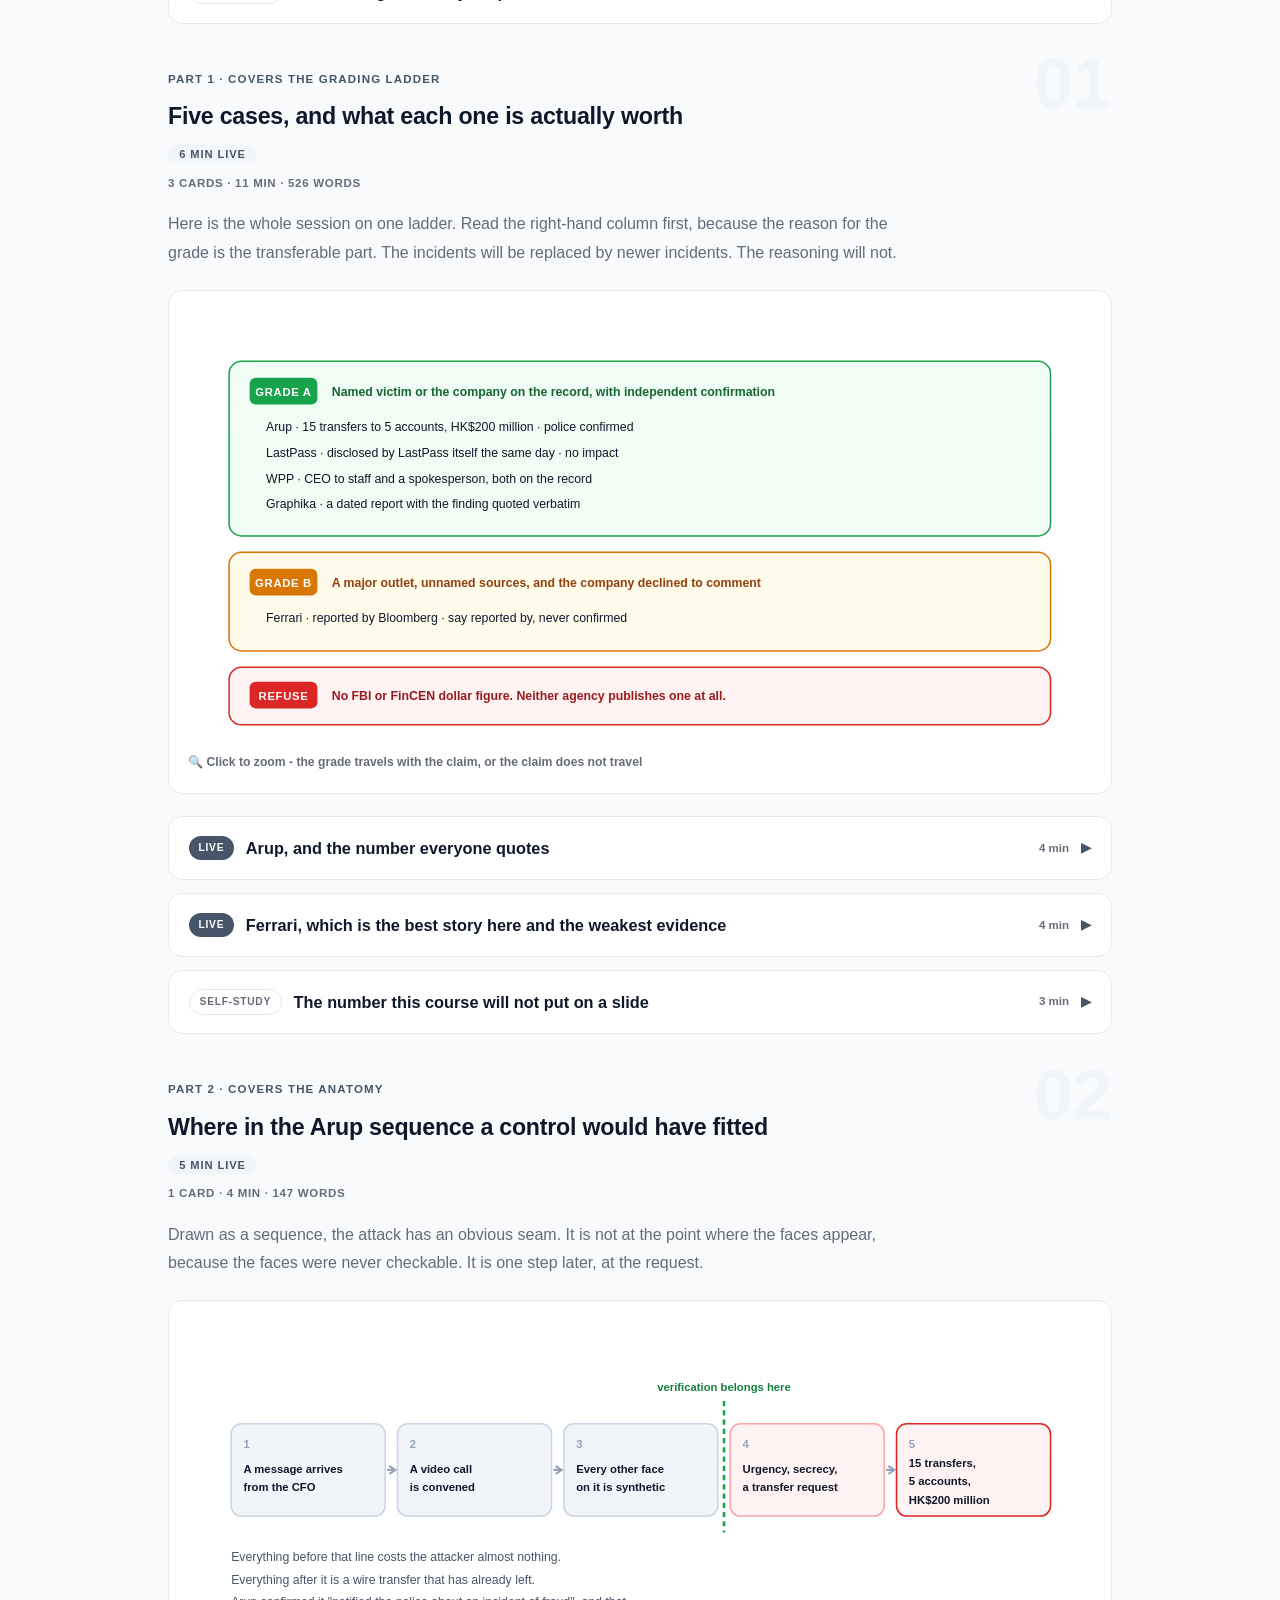
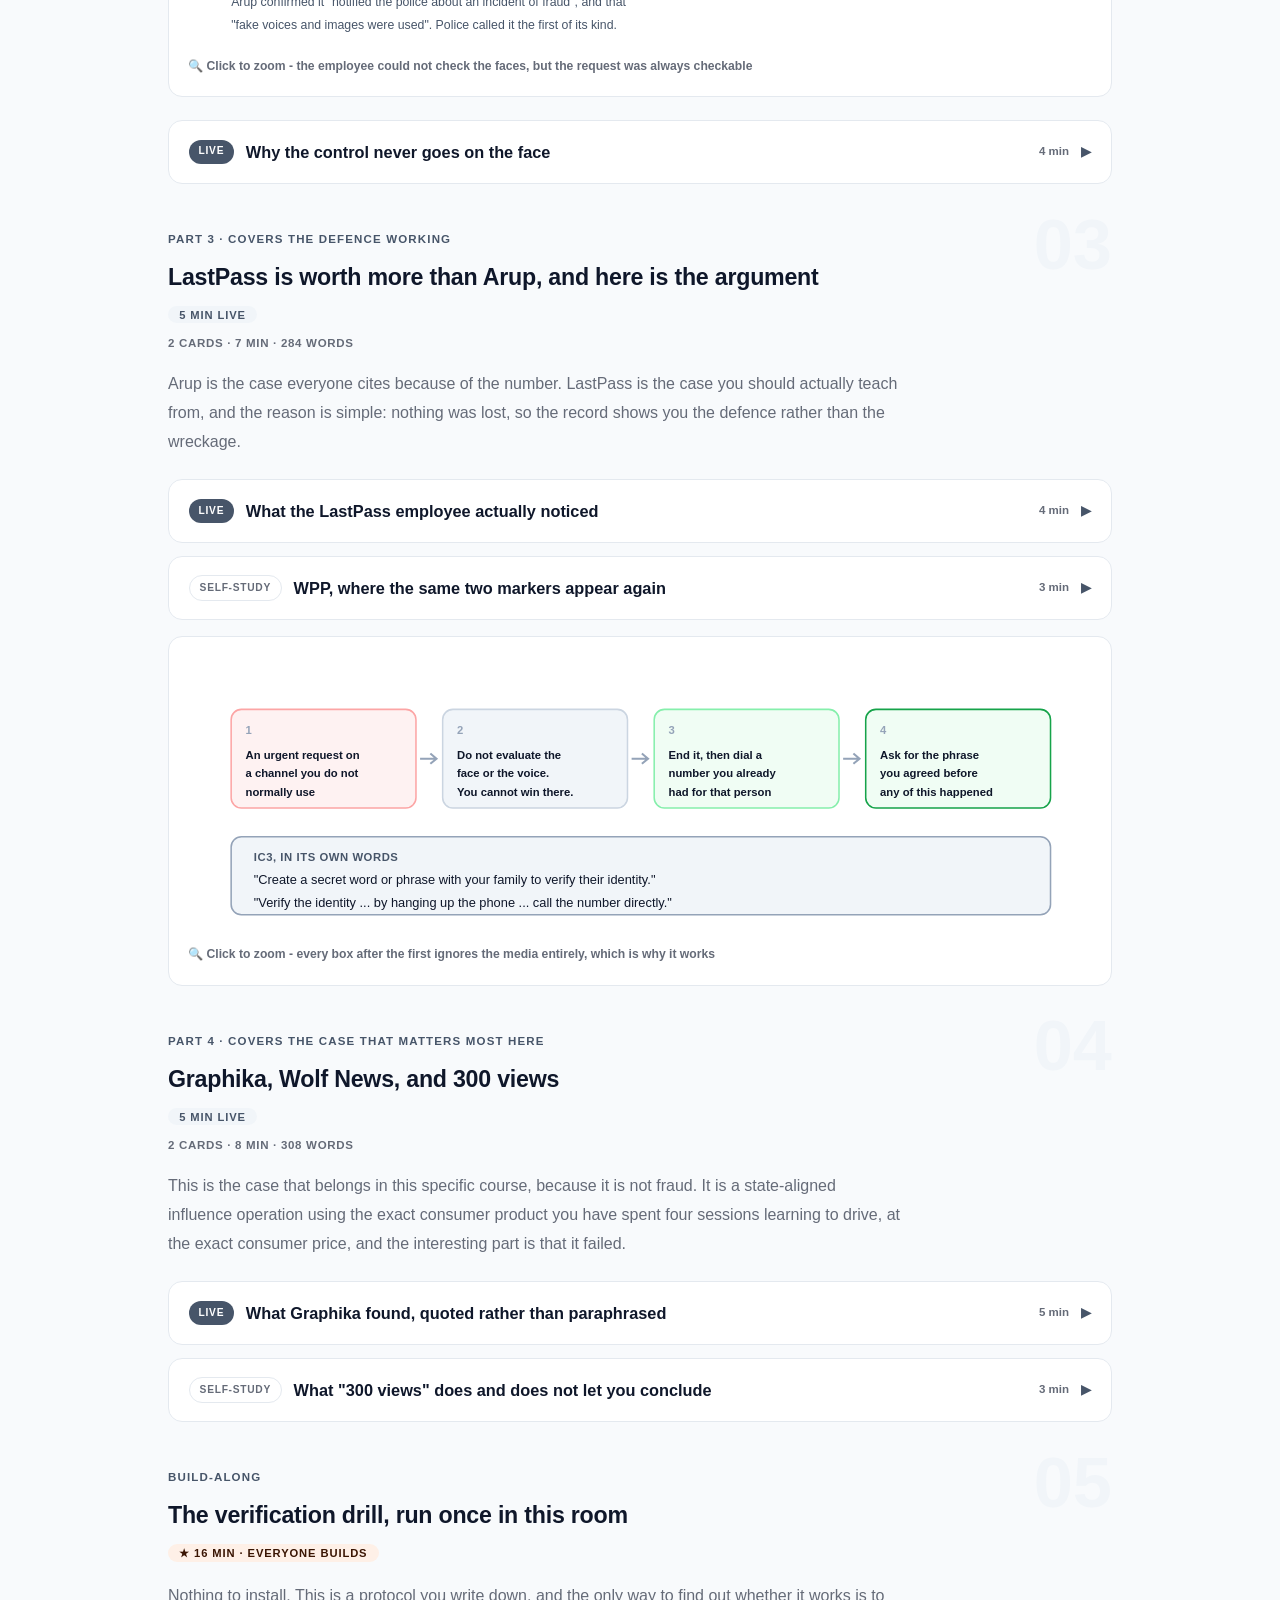
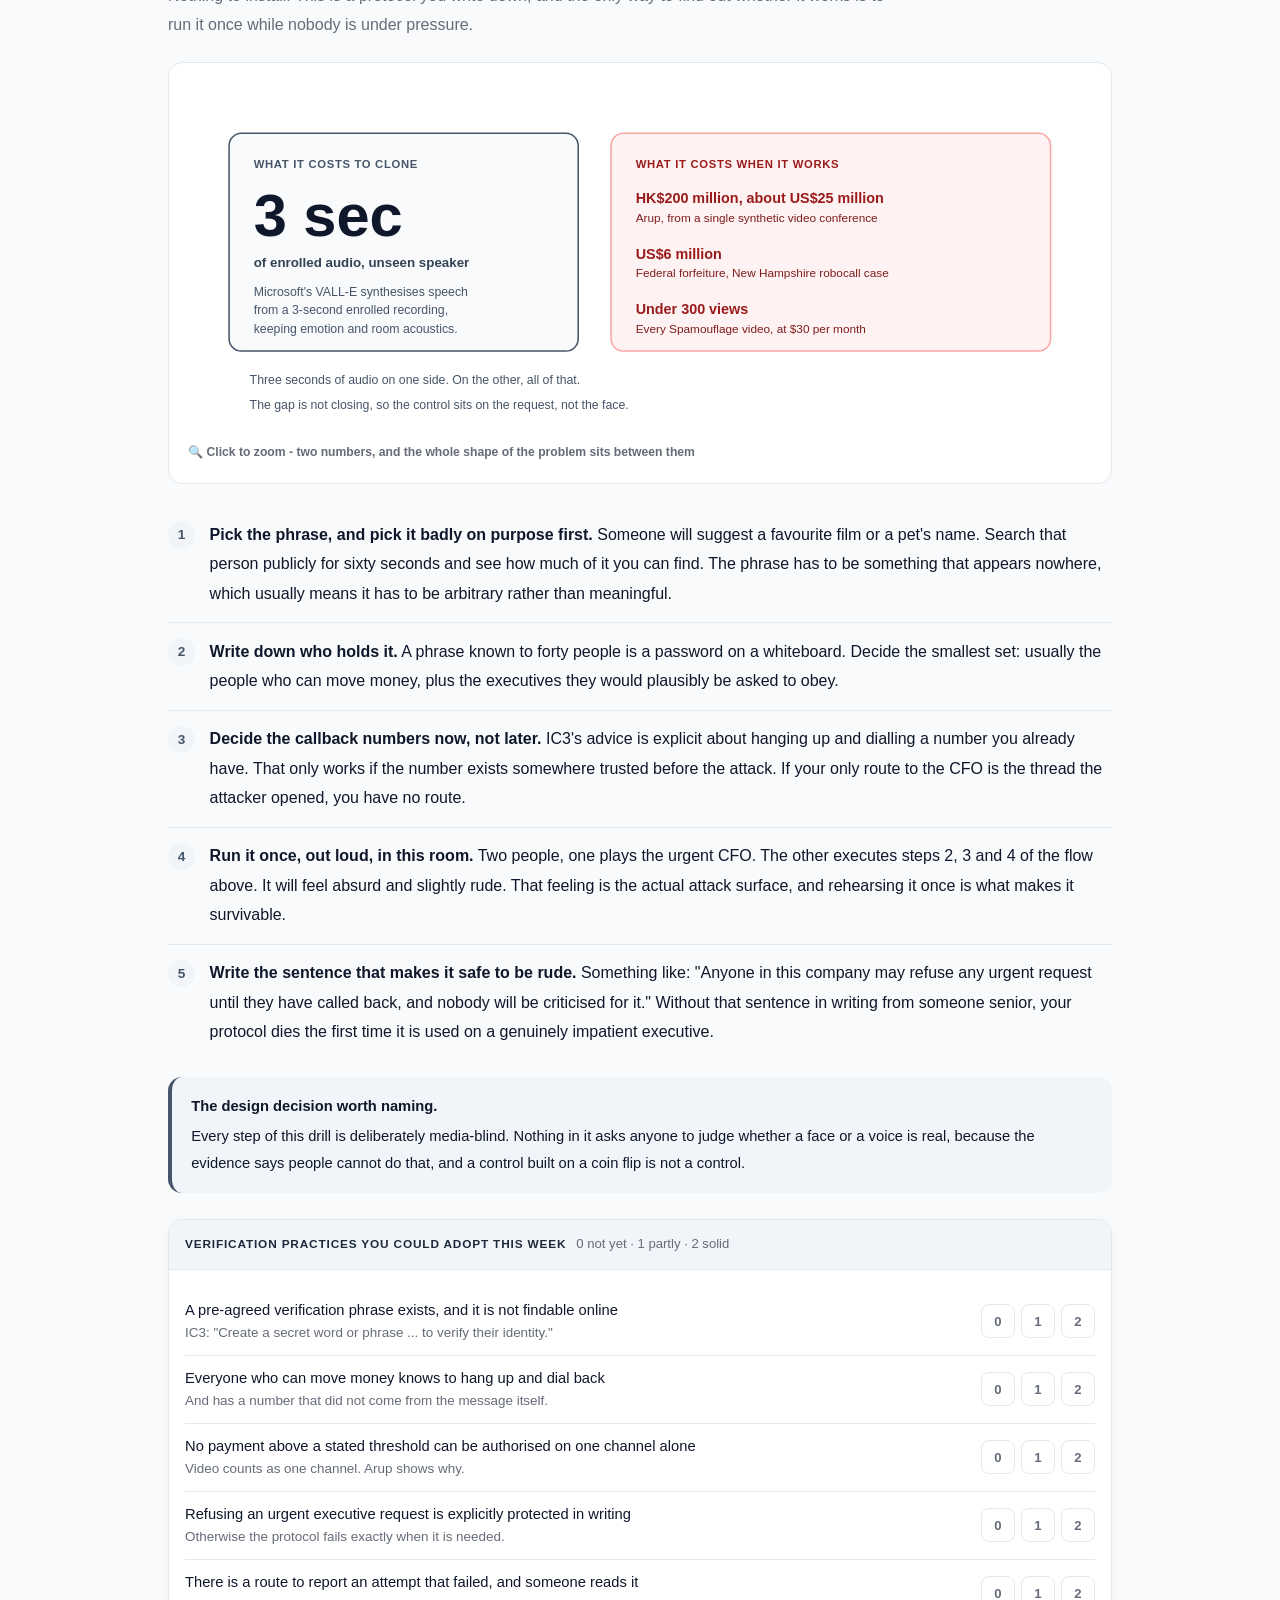
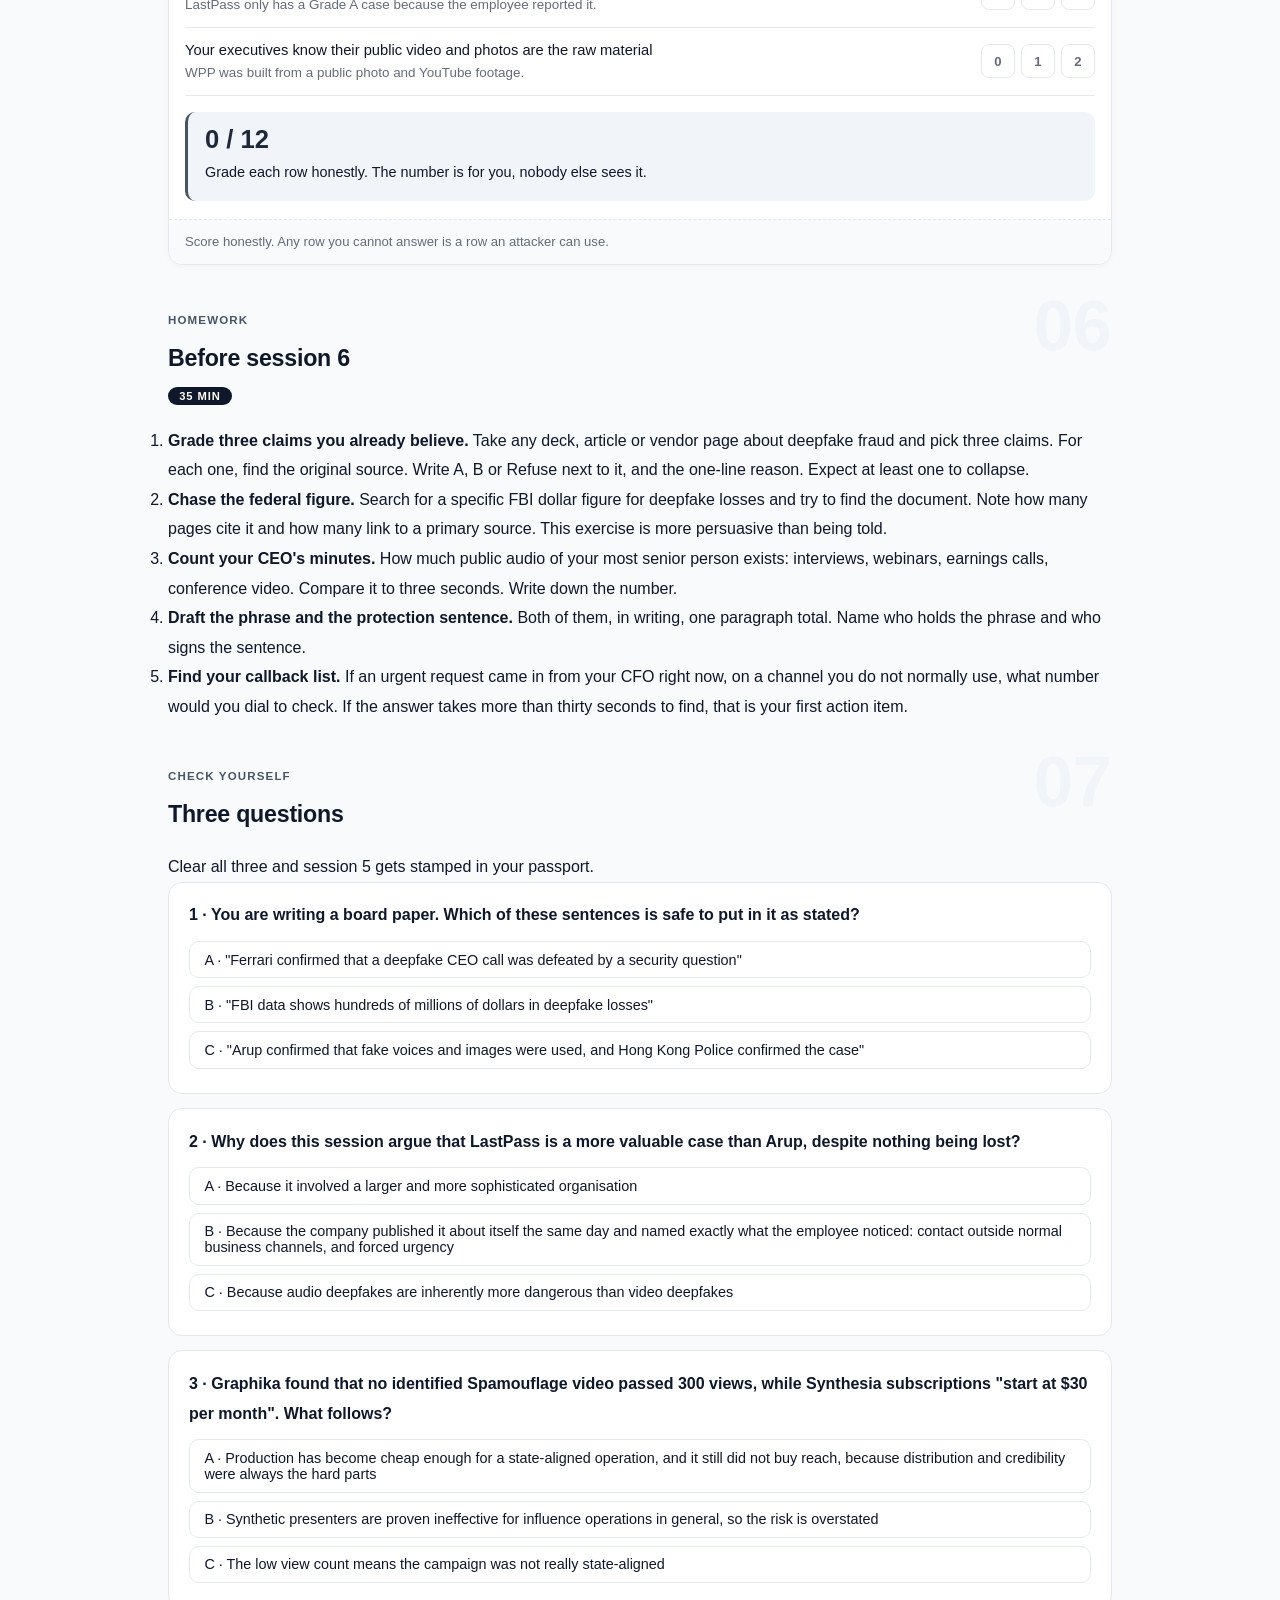
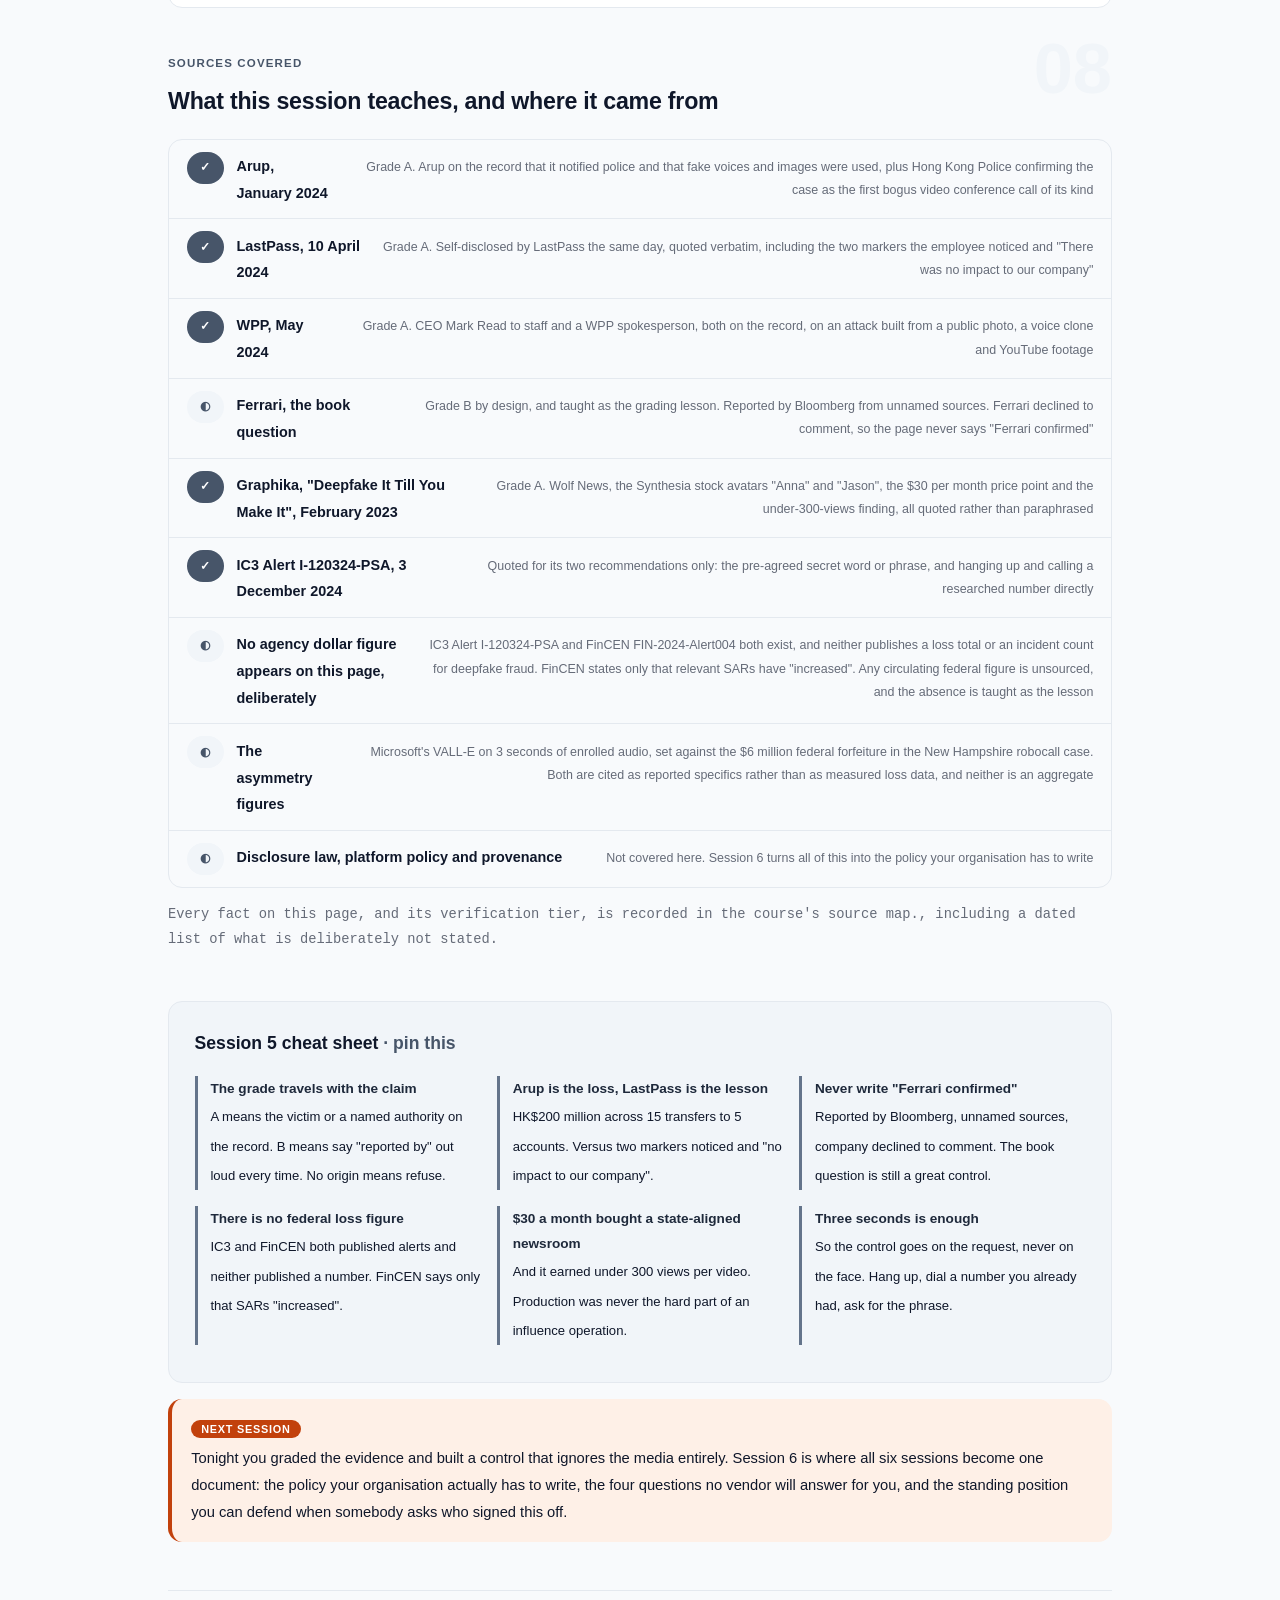
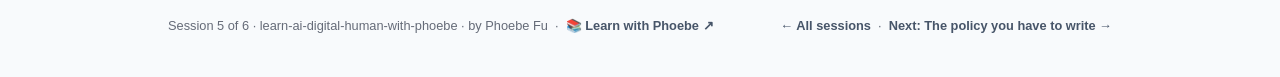
<file: courses/05-when-it-is-used-against-you.html>
<!DOCTYPE html>
<html lang="en">
<head>
<meta charset="UTF-8">
<meta name="viewport" content="width=device-width, initial-scale=1.0">
<!-- social:start -->
<meta name="description" content="Session 5 of 6. The documented cases where synthetic media was used against a company, each one carried with its evidence grade. Arup, LastPass, WPP, Ferrari and Graphika, plus the figure this course refuses to quote.">
<meta property="og:type" content="article">
<meta property="og:site_name" content="Learn with Phoebe">
<meta property="og:title" content="When it is used against you - learn ai digital human with phoebe">
<meta property="og:description" content="Session 5 of 6. Five documented cases, each with its evidence grade, and the one number this course refuses to put on a slide.">
<meta property="og:url" content="https://phoebefu6.github.io/learn-ai-digital-human-with-phoebe/courses/05-when-it-is-used-against-you.html">
<meta property="og:image" content="https://phoebefu6.github.io/learn-ai-digital-human-with-phoebe/assets/og-cover.png">
<meta property="og:image:width" content="1200">
<meta property="og:image:height" content="630">
<meta name="twitter:card" content="summary_large_image">
<meta name="twitter:title" content="When it is used against you - learn ai digital human with phoebe">
<meta name="twitter:description" content="Session 5 of 6. Grade the evidence, then build the control. Three seconds of audio is the whole problem.">
<meta name="twitter:image" content="https://phoebefu6.github.io/learn-ai-digital-human-with-phoebe/assets/og-cover.png">
<!-- social:end -->
<title>Session 5 · When it is used against you - learn ai digital human with phoebe</title>
<link rel="stylesheet" href="../assets/style.css?v=25">
</head>
<body>

<div class="toolbar">
  <div class="wrap">
    <span class="crumb"><a href="../index.html">learn-ai-digital-human-with-phoebe</a> / Session 5 of 6</span>
    <button class="btn" id="toggle-all" type="button">Expand all</button>
    <button class="btn primary" id="zoom-toggle" type="button">Projector zoom: off</button>
  </div>
</div>

<header class="masthead">
  <div class="wrap">
    <div class="eyebrow">Learn AI Digital Human with Phoebe · Session 5 of 6</div>
    <h1>When it is <span class="accent">used against you</span></h1>
    <p class="sub">Four sessions in, you have been the one making the avatar. Tonight you are on the receiving end. Five documented cases, and every one of them arrives with a grade attached, because knowing which of these you may put in a board paper as fact is exactly as much of the lesson as the incidents themselves. You will also meet a widely quoted number that this course refuses to use, and find out why.</p>
    <div class="chip-row">
      <span class="chip level">🟠 Hands-on</span>
      <span class="chip audience">Anyone who can authorise a payment or a credential reset</span>
      <span class="chip audience">And anyone who will be asked "is this real" at 6pm on a Friday</span>
      <span class="chip time">45 min</span>
    </div>
    <div class="agenda">
      <span class="a1" style="flex:1">0-3 · Welcome</span>
      <span class="a2" style="flex:5">3-24 · Five cases, graded</span>
      <span class="a3" style="flex:4">24-40 · Build-along: the verification drill</span>
      <span class="a4" style="flex:1">40-45 · Q&amp;A</span>
    </div>
  </div>
</header>

<main class="wrap">

  <!-- ============ INTRO ============ -->
  <section class="section" id="intro">
    <div class="section-kicker">
      <span class="klabel">Part 0</span>
      <h2>Two lessons running at once</h2>
    </div>
    <p class="lede">This session teaches the misuse cases. It also teaches you to <strong>grade the evidence behind them</strong>, and the second lesson is the one that will still be useful in three years. Most published deepfake statistics do not survive being looked up. You are going to look them up.</p>

    <div class="legend">
      <span class="pill">🎫 Clear all three quiz questions to stamp your passport</span>
      <span class="pill">Live = presented in the 45 minutes</span>
      <span class="pill">Self-study = the full depth, after class</span>
    </div>

    <div class="callout win">
      <p><strong>★ What you walk out with tonight.</strong> Five cases you can cite, each with the reason it earns its grade. One case that reads like the best story in the course and cannot be stated as fact. A control that costs nothing and comes straight from the FBI's own alert. And a two-number sentence that explains the entire shape of this problem.</p>
    </div>

    <details class="card" open>
      <summary><span class="mode live">Live</span>The grading scale, and why a course bothers with one<span class="mini">3 min</span><span class="caret">▶</span></summary>
      <div class="body">
        <p>Every deck on this subject cites the same handful of incidents. Almost none of them say where the claim came from, and once you start checking, the pile separates cleanly into three heaps.</p>
        <ul>
          <li><strong>Grade A.</strong> A named victim organisation on the record, or the company publishing it about itself, or a dated report from a named research house with the finding quoted. Something you can hand to a regulator.</li>
          <li><strong>Grade B.</strong> A serious outlet, but the account rests on unnamed sources and the organisation declined to comment. Usable, if you say so out loud every single time.</li>
          <li><strong>Refuse.</strong> A figure with no traceable origin. It does not matter how often it is repeated or who repeated it last.</li>
        </ul>
        <div class="callout example">
          <span class="ex-pill">Why this matters more than it sounds</span>
          <p>You will eventually stand in front of people who can approve spending, and you will be asked where a number came from. The moment one of your figures cannot be traced, the whole slide stops counting. Grading your own evidence before anyone else does is not pedantry. It is the only version of this work that survives contact with a sceptical CFO.</p>
        </div>
      </div>
    </details>

    <details class="card">
      <summary><span class="mode self">Self-study</span>What changes about your posture in this session<span class="mini">2 min</span><span class="caret">▶</span></summary>
      <div class="body">
        <p>Sessions 1 to 4 were about being the publisher: consent, likeness, disclosure, whether a face on screen helps anyone learn. Those are decisions you control.</p>
        <p>This one is different. The attacker picked the tool, the timing and the channel. Nothing you decided in the first four sessions protects you here, and the defences that work turn out to have almost nothing to do with detecting synthetic media. They are about how a request is verified, not about how a face looks.</p>
      </div>
    </details>
  </section>

  <!-- ============ PART 1 ============ -->
  <section class="section" id="part-1">
    <div class="section-kicker">
      <span class="klabel">Part 1 · covers the grading ladder</span>
      <h2>Five cases, and what each one is actually worth</h2>
      <span class="tag concept">6 min live</span>
    </div>
    <p class="lede">Here is the whole session on one ladder. Read the right-hand column first, because the reason for the grade is the transferable part. The incidents will be replaced by newer incidents. The reasoning will not.</p>

    <figure class="zoomable">
      <svg viewBox="0 0 880 420" xmlns="http://www.w3.org/2000/svg" role="img" aria-label="An evidence grading ladder placing Arup, LastPass, WPP and Graphika at grade A, Ferrari at grade B, and any FBI or FinCEN dollar figure in a refuse band">
        <style>
          .d5gB { font: 800 11px Inter, sans-serif; fill: #fff; letter-spacing: .06em; }
          .d5gH { font: 700 12px Inter, sans-serif; }
          .d5gI { font: 400 12px Inter, sans-serif; fill: #0F172A; }
        </style>
        <rect x="40" y="50" width="800" height="170" rx="12" fill="#F0FDF4" stroke="#16A34A" stroke-width="1.5"/>
        <rect x="60" y="66" width="66" height="26" rx="6" fill="#16A34A"/>
        <text class="d5gB" x="93" y="84" text-anchor="middle">GRADE A</text>
        <text class="d5gH" x="140" y="84" fill="#166534">Named victim or the company on the record, with independent confirmation</text>
        <text class="d5gI" x="76" y="118">Arup · 15 transfers to 5 accounts, HK$200 million · police confirmed</text>
        <text class="d5gI" x="76" y="143">LastPass · disclosed by LastPass itself the same day · no impact</text>
        <text class="d5gI" x="76" y="168">WPP · CEO to staff and a spokesperson, both on the record</text>
        <text class="d5gI" x="76" y="193">Graphika · a dated report with the finding quoted verbatim</text>
        <rect x="40" y="236" width="800" height="96" rx="12" fill="#FFFBEB" stroke="#D97706" stroke-width="1.5"/>
        <rect x="60" y="252" width="66" height="26" rx="6" fill="#D97706"/>
        <text class="d5gB" x="93" y="270" text-anchor="middle">GRADE B</text>
        <text class="d5gH" x="140" y="270" fill="#92400E">A major outlet, unnamed sources, and the company declined to comment</text>
        <text class="d5gI" x="76" y="304">Ferrari · reported by Bloomberg · say reported by, never confirmed</text>
        <rect x="40" y="348" width="800" height="56" rx="12" fill="#FEF2F2" stroke="#DC2626" stroke-width="1.5"/>
        <rect x="60" y="362" width="66" height="26" rx="6" fill="#DC2626"/>
        <text class="d5gB" x="93" y="380" text-anchor="middle">REFUSE</text>
        <text class="d5gH" x="140" y="380" fill="#991B1B">No FBI or FinCEN dollar figure. Neither agency publishes one at all.</text>
      </svg>
      <figcaption>🔍 Click to zoom - the grade travels with the claim, or the claim does not travel</figcaption>
    </figure>

    <details class="card">
      <summary><span class="mode live">Live</span>Arup, and the number everyone quotes<span class="mini">4 min</span><span class="caret">▶</span></summary>
      <div class="body">
        <p>January 2024. A finance employee at Arup joined a video conference in which the CFO and several colleagues were all synthetic, and made <strong>15 transfers to 5 accounts totalling HK$200 million</strong>, about US$25 million.</p>
        <p>Arup confirmed on the record that it "notified the police about an incident of fraud" and that "fake voices and images were used". Hong Kong Police confirmed the case and said it was the first bogus video conference call of its kind they had encountered.</p>
        <div class="callout tip">
          <p><strong>Why this is Grade A.</strong> There is a named victim organisation making a statement about itself, plus a police force confirming the case independently. Two sources, neither of them a vendor with something to sell. That is the bar.</p>
        </div>
        <p>It is also the case that gets quoted most and taught worst. People reach for the dollar figure and stop there. The figure is the outcome, not the mechanism, and the mechanism is where the control goes.</p>
      </div>
    </details>

    <details class="card">
      <summary><span class="mode live">Live</span>Ferrari, which is the best story here and the weakest evidence<span class="mini">4 min</span><span class="caret">▶</span></summary>
      <div class="body">
        <p>An executive received a call from someone sounding like the CEO. He killed the attack by asking the caller to name the title of a book the CEO had recommended to him days earlier. The caller could not answer. That is a beautiful control, invented on the spot, and it is genuinely worth teaching.</p>
        <div class="prompt-box good">
          <span class="label">★ How to say it, and this is the exact wording</span>
"Reported by Bloomberg: a Ferrari executive is said to have defeated a
voice-cloning attempt by asking the caller to name a book the CEO had
recommended days earlier. Ferrari declined to comment, and the account
rests on unnamed sources."
        </div>
        <div class="prompt-box bad">
          <span class="label">✗ How it usually gets said, and why that is a problem</span>
"Ferrari confirmed that a deepfake attack on its CEO was stopped by a
security question."
        </div>
        <p>Ferrari confirmed nothing. Once you write "Ferrari confirmed" on a slide, you have manufactured a corporate statement that does not exist, and anybody who checks will find that out faster than you did.</p>
        <div class="callout tip">
          <p><strong>The teaching moment.</strong> Grade B does not mean discard. It means the caveat is part of the claim and travels with it every time, in the deck, in the email, and out loud in the room. If a story is only impressive when you strip the caveat off it, it was never yours to tell.</p>
        </div>
      </div>
    </details>

    <details class="card">
      <summary><span class="mode self">Self-study</span>The number this course will not put on a slide<span class="mini">3 min</span><span class="caret">▶</span></summary>
      <div class="body">
        <p>You will see decks citing "FBI data on deepfake losses". Go and look for it.</p>
        <p>Both agencies did publish alerts. IC3 Alert I-120324-PSA is dated 3 December 2024. FinCEN FIN-2024-Alert004 is dated 13 November 2024. <strong>Neither publishes a loss total or an incident count for deepfake-enabled fraud.</strong> FinCEN says only that relevant suspicious activity reports have "increased", and a suspicious activity report is a suspicion, not a confirmed loss.</p>
        <p>So any circulating federal dollar figure for deepfake fraud is unsourced. Not disputed, not contested, not "estimates vary". Unsourced. It has no document behind it.</p>
        <div class="callout tip">
          <p><strong>Say the absence out loud.</strong> "There is no official loss figure, and the agencies that would publish one have not" is a stronger line in a board meeting than any invented number, because it is checkable and it is true. It also tells the room that you checked, which is the thing they are really assessing.</p>
        </div>
      </div>
    </details>
  </section>

  <!-- ============ PART 2 ============ -->
  <section class="section" id="part-2">
    <div class="section-kicker">
      <span class="klabel">Part 2 · covers the anatomy</span>
      <h2>Where in the Arup sequence a control would have fitted</h2>
      <span class="tag concept">5 min live</span>
    </div>
    <p class="lede">Drawn as a sequence, the attack has an obvious seam. It is not at the point where the faces appear, because the faces were never checkable. It is one step later, at the request.</p>

    <figure class="zoomable">
      <svg viewBox="0 0 880 316" xmlns="http://www.w3.org/2000/svg" role="img" aria-label="The Arup attack drawn as five steps, with a marker showing that verification belongs between the synthetic video call and the transfer request">
        <style>
          .d5aN { font: 800 11px Inter, sans-serif; fill: #94A3B8; }
          .d5aT { font: 600 11px Inter, sans-serif; fill: #0F172A; }
          .d5aM { font: 700 11px Inter, sans-serif; fill: #15803D; }
          .d5aF { font: 400 12px Inter, sans-serif; fill: #475569; }
        </style>
        <text class="d5aM" x="522" y="68" text-anchor="middle">verification belongs here</text>
        <line x1="522" y1="78" x2="522" y2="206" stroke="#16A34A" stroke-width="2.5" stroke-dasharray="5 4"/>
        <rect x="42" y="100" width="150" height="90" rx="10" fill="#F1F5F9" stroke="#CBD5E1" stroke-width="1.5"/>
        <text class="d5aN" x="54" y="124">1</text>
        <text class="d5aT" x="54" y="148">A message arrives</text>
        <text class="d5aT" x="54" y="166">from the CFO</text>
        <rect x="204" y="100" width="150" height="90" rx="10" fill="#F1F5F9" stroke="#CBD5E1" stroke-width="1.5"/>
        <text class="d5aN" x="216" y="124">2</text>
        <text class="d5aT" x="216" y="148">A video call</text>
        <text class="d5aT" x="216" y="166">is convened</text>
        <rect x="366" y="100" width="150" height="90" rx="10" fill="#F1F5F9" stroke="#CBD5E1" stroke-width="1.5"/>
        <text class="d5aN" x="378" y="124">3</text>
        <text class="d5aT" x="378" y="148">Every other face</text>
        <text class="d5aT" x="378" y="166">on it is synthetic</text>
        <rect x="528" y="100" width="150" height="90" rx="10" fill="#FEF2F2" stroke="#FCA5A5" stroke-width="1.5"/>
        <text class="d5aN" x="540" y="124">4</text>
        <text class="d5aT" x="540" y="148">Urgency, secrecy,</text>
        <text class="d5aT" x="540" y="166">a transfer request</text>
        <rect x="690" y="100" width="150" height="90" rx="10" fill="#FEF2F2" stroke="#DC2626" stroke-width="1.5"/>
        <text class="d5aN" x="702" y="124">5</text>
        <text class="d5aT" x="702" y="142">15 transfers,</text>
        <text class="d5aT" x="702" y="160">5 accounts,</text>
        <text class="d5aT" x="702" y="178">HK$200 million</text>
        <path d="M194 145 L202 145 M196 141 L202 145 L196 149" stroke="#94A3B8" stroke-width="2" fill="none"/>
        <path d="M356 145 L364 145 M358 141 L364 145 L358 149" stroke="#94A3B8" stroke-width="2" fill="none"/>
        <path d="M680 145 L688 145 M682 141 L688 145 L682 149" stroke="#94A3B8" stroke-width="2" fill="none"/>
        <text class="d5aF" x="42" y="234">Everything before that line costs the attacker almost nothing.</text>
        <text class="d5aF" x="42" y="256">Everything after it is a wire transfer that has already left.</text>
        <text class="d5aF" x="42" y="278">Arup confirmed it "notified the police about an incident of fraud", and that</text>
        <text class="d5aF" x="42" y="300">"fake voices and images were used". Police called it the first of its kind.</text>
      </svg>
      <figcaption>🔍 Click to zoom - the employee could not check the faces, but the request was always checkable</figcaption>
    </figure>

    <details class="card">
      <summary><span class="mode live">Live</span>Why the control never goes on the face<span class="mini">4 min</span><span class="caret">▶</span></summary>
      <div class="body">
        <p>Session 1 already settled this with evidence: across 56 papers and 86,155 participants, human detection of synthetic media ran at about 55 percent, with a confidence interval crossing chance. Asking an employee to spot a fake face is asking them to guess.</p>
        <p>So a control placed at step 3 cannot work, no matter how much training you buy. A control placed at step 4 works every time, because it does not care whether the face was real. It asks a different question entirely: <strong>is this request legitimate, checked through a channel the attacker does not control.</strong></p>
        <div class="callout tip">
          <p><strong>The reframe worth carrying out of the room.</strong> This is not a detection problem wearing a fraud costume. It is a payment authorisation problem that has always existed, and synthetic video just removed the last informal check that used to sit on top of it, which was recognising a colleague's face.</p>
        </div>
      </div>
    </details>
  </section>

  <!-- ============ PART 3 ============ -->
  <section class="section" id="part-3">
    <div class="section-kicker">
      <span class="klabel">Part 3 · covers the defence working</span>
      <h2>LastPass is worth more than Arup, and here is the argument</h2>
      <span class="tag concept">5 min live</span>
    </div>
    <p class="lede">Arup is the case everyone cites because of the number. LastPass is the case you should actually teach from, and the reason is simple: nothing was lost, so the record shows you the defence rather than the wreckage.</p>

    <details class="card">
      <summary><span class="mode live">Live</span>What the LastPass employee actually noticed<span class="mini">4 min</span><span class="caret">▶</span></summary>
      <div class="body">
        <p>10 April 2024, disclosed by LastPass itself the same day. An employee "received a series of calls, texts, and at least one voicemail featuring an audio deepfake from a threat actor impersonating our CEO via WhatsApp".</p>
        <p>The employee spotted two markers, ignored the contact, and reported it.</p>
        <div class="prompt-box good">
          <span class="label">★ Marker one, and it has nothing to do with audio quality</span>
Contact arriving "outside of normal business communication channels".
        </div>
        <div class="prompt-box good">
          <span class="label">★ Marker two, which is the oldest signal in fraud</span>
Forced urgency.
        </div>
        <p>And the outcome, in the company's own words: <strong>"There was no impact to our company."</strong></p>
        <div class="callout tip">
          <p><strong>Why this beats Arup as a teaching case.</strong> Arup tells you what a loss looks like. LastPass tells you what the successful defence looked like from the inside, names the two things the human noticed, and comes from the company itself on the day. It is Grade A on the same test, and it carries an instruction rather than a warning.</p>
        </div>
      </div>
    </details>

    <details class="card">
      <summary><span class="mode self">Self-study</span>WPP, where the same two markers appear again<span class="mini">3 min</span><span class="caret">▶</span></summary>
      <div class="body">
        <p>May 2024. Attackers built a WhatsApp account from a public photo of CEO Mark Read, set up a Teams meeting, and used a voice clone plus YouTube footage while impersonating Read in the chat.</p>
        <p>Read to staff: <strong>"Fortunately the attackers were not successful."</strong> A WPP spokesperson on the record: <strong>"Thanks to the vigilance of our people... the incident was prevented."</strong></p>
        <p>Note the construction of the attack. A public photo, a messaging account, publicly available video of the CEO speaking. Nothing about it required privileged access to WPP, and nothing about it required an expensive tool. Being a public-facing executive is the entire raw material.</p>
        <p>Grade A, for the same reason as LastPass: the CEO and a named spokesperson are both on the record about their own company.</p>
      </div>
    </details>

    <figure class="zoomable">
      <svg viewBox="0 0 880 270" xmlns="http://www.w3.org/2000/svg" role="img" aria-label="A four step verification flow: an urgent request on an unusual channel, do not evaluate the face or voice, end the call and dial a number you already had, then ask for the agreed phrase. Below it, the two IC3 recommendations quoted.">
        <style>
          .d5vT { font: 600 11px Inter, sans-serif; fill: #0F172A; }
          .d5vN { font: 800 11px Inter, sans-serif; fill: #94A3B8; }
          .d5vL { font: 700 11px Inter, sans-serif; fill: #475569; letter-spacing: .05em; }
          .d5vQ { font: 400 12.5px Inter, sans-serif; fill: #0F172A; }
        </style>
        <rect x="42" y="52" width="180" height="96" rx="10" fill="#FEF2F2" stroke="#FCA5A5" stroke-width="1.5"/>
        <text class="d5vN" x="56" y="76">1</text>
        <text class="d5vT" x="56" y="100">An urgent request on</text>
        <text class="d5vT" x="56" y="118">a channel you do not</text>
        <text class="d5vT" x="56" y="136">normally use</text>
        <rect x="248" y="52" width="180" height="96" rx="10" fill="#F1F5F9" stroke="#CBD5E1" stroke-width="1.5"/>
        <text class="d5vN" x="262" y="76">2</text>
        <text class="d5vT" x="262" y="100">Do not evaluate the</text>
        <text class="d5vT" x="262" y="118">face or the voice.</text>
        <text class="d5vT" x="262" y="136">You cannot win there.</text>
        <rect x="454" y="52" width="180" height="96" rx="10" fill="#F0FDF4" stroke="#86EFAC" stroke-width="1.5"/>
        <text class="d5vN" x="468" y="76">3</text>
        <text class="d5vT" x="468" y="100">End it, then dial a</text>
        <text class="d5vT" x="468" y="118">number you already</text>
        <text class="d5vT" x="468" y="136">had for that person</text>
        <rect x="660" y="52" width="180" height="96" rx="10" fill="#F0FDF4" stroke="#16A34A" stroke-width="1.5"/>
        <text class="d5vN" x="674" y="76">4</text>
        <text class="d5vT" x="674" y="100">Ask for the phrase</text>
        <text class="d5vT" x="674" y="118">you agreed before</text>
        <text class="d5vT" x="674" y="136">any of this happened</text>
        <path d="M226 100 L242 100 M236 95 L242 100 L236 105" stroke="#94A3B8" stroke-width="2" fill="none"/>
        <path d="M432 100 L448 100 M442 95 L448 100 L442 105" stroke="#94A3B8" stroke-width="2" fill="none"/>
        <path d="M638 100 L654 100 M648 95 L654 100 L648 105" stroke="#94A3B8" stroke-width="2" fill="none"/>
        <rect x="42" y="176" width="798" height="76" rx="10" fill="#F1F5F9" stroke="#94A3B8" stroke-width="1.5"/>
        <text class="d5vL" x="64" y="200">IC3, IN ITS OWN WORDS</text>
        <text class="d5vQ" x="64" y="222">"Create a secret word or phrase with your family to verify their identity."</text>
        <text class="d5vQ" x="64" y="244">"Verify the identity ... by hanging up the phone ... call the number directly."</text>
      </svg>
      <figcaption>🔍 Click to zoom - every box after the first ignores the media entirely, which is why it works</figcaption>
    </figure>
  </section>

  <!-- ============ PART 4 ============ -->
  <section class="section" id="part-4">
    <div class="section-kicker">
      <span class="klabel">Part 4 · covers the case that matters most here</span>
      <h2>Graphika, Wolf News, and 300 views</h2>
      <span class="tag concept">5 min live</span>
    </div>
    <p class="lede">This is the case that belongs in this specific course, because it is not fraud. It is a state-aligned influence operation using the exact consumer product you have spent four sessions learning to drive, at the exact consumer price, and the interesting part is that it failed.</p>

    <details class="card">
      <summary><span class="mode live">Live</span>What Graphika found, quoted rather than paraphrased<span class="mini">5 min</span><span class="caret">▶</span></summary>
      <div class="body">
        <p>February 2023. Graphika, verbatim:</p>
        <div class="prompt-box good">
          <span class="label">★ The finding, in the report's own words</span>
"this was the first time we observed a state-aligned operation promoting
video footage of AI-generated fictitious people."
        </div>
        <p>The pro-Chinese Spamouflage operation ran a fictitious outlet called <strong>Wolf News</strong>. Graphika traced its presenters by reverse image search to Synthesia stock avatars named <strong>"Anna"</strong> and <strong>"Jason"</strong>, the same faces appearing in unrelated marketing videos. In one of those marketing videos, the presenter says:</p>
        <div class="prompt-box bad">
          <span class="label">✗ The same face, in a different job entirely</span>
"Hello, my name is Mr. Cruise. And I'm an avatar."
        </div>
        <p>Two details make this the anchor case for the whole course. Subscriptions <strong>"start at $30 per month"</strong>. And <strong>"none of the identified Spamouflage videos received more than 300 views"</strong>.</p>
        <div class="callout tip">
          <p><strong>Hold both halves of that.</strong> The barrier to a state-aligned actor producing synthetic news presenters was thirty dollars a month, which is genuinely alarming. And it did not work, which is genuinely useful. Production was never the hard part of an influence operation. Distribution and credibility were, and a stock avatar that also sells software in another video has neither.</p>
        </div>
      </div>
    </details>

    <details class="card">
      <summary><span class="mode self">Self-study</span>What "300 views" does and does not let you conclude<span class="mini">3 min</span><span class="caret">▶</span></summary>
      <div class="body">
        <p>It licenses one conclusion firmly: <strong>synthetic presenters did not, in this documented case, confer reach.</strong> Anyone arguing that AI video makes disinformation automatically effective has to explain this result.</p>
        <p>It does not license complacency, and the reason is the same reverse image search that unmasked it. Those avatars were traceable <em>because</em> they were stock faces shared with paying customers. An operation willing to spend more, or to build its own likeness, removes that particular tell. The 300 views figure describes what happened to that operation, in that period, with those avatars.</p>
        <p>Grade A, and worth saying why: a dated report from a named research house, with the finding quoted rather than summarised, and a vendor that confirmed on the record that the accounts were banned.</p>
      </div>
    </details>
  </section>

  <!-- ============ DEMO ============ -->
  <section class="section" id="demo-1">
    <div class="section-kicker">
      <span class="klabel">Build-along</span>
      <h2>The verification drill, run once in this room</h2>
      <span class="tag demo">★ 16 min · everyone builds</span>
    </div>
    <p class="lede">Nothing to install. This is a protocol you write down, and the only way to find out whether it works is to run it once while nobody is under pressure.</p>

    <figure class="zoomable">
      <svg viewBox="0 0 880 340" xmlns="http://www.w3.org/2000/svg" role="img" aria-label="The asymmetry: three seconds of enrolled audio is enough to clone a voice, set against HK dollar 200 million at Arup, a 6 million US dollar federal forfeiture, and the under 300 views of the Spamouflage videos">
        <style>
          .d5xK { font: 700 11px Inter, sans-serif; letter-spacing: .06em; }
          .d5xBig { font: 800 58px Inter, sans-serif; fill: #0F172A; }
          .d5xS { font: 600 13px Inter, sans-serif; fill: #334155; }
          .d5xB { font: 400 12px Inter, sans-serif; fill: #475569; }
          .d5xR { font: 800 14px Inter, sans-serif; fill: #991B1B; }
          .d5xN { font: 400 11.5px Inter, sans-serif; fill: #7F1D1D; }
          .d5xF { font: 400 12px Inter, sans-serif; fill: #475569; }
        </style>
        <rect x="40" y="50" width="340" height="212" rx="12" fill="#F8FAFC" stroke="#475569" stroke-width="1.5"/>
        <text class="d5xK" x="64" y="84" fill="#475569">WHAT IT COSTS TO CLONE</text>
        <text class="d5xBig" x="64" y="150">3 sec</text>
        <text class="d5xS" x="64" y="180">of enrolled audio, unseen speaker</text>
        <text class="d5xB" x="64" y="208">Microsoft's VALL-E synthesises speech</text>
        <text class="d5xB" x="64" y="226">from a 3-second enrolled recording,</text>
        <text class="d5xB" x="64" y="244">keeping emotion and room acoustics.</text>
        <rect x="412" y="50" width="428" height="212" rx="12" fill="#FEF2F2" stroke="#FCA5A5" stroke-width="1.5"/>
        <text class="d5xK" x="436" y="84" fill="#991B1B">WHAT IT COSTS WHEN IT WORKS</text>
        <text class="d5xR" x="436" y="118">HK$200 million, about US$25 million</text>
        <text class="d5xN" x="436" y="136">Arup, from a single synthetic video conference</text>
        <text class="d5xR" x="436" y="172">US$6 million</text>
        <text class="d5xN" x="436" y="190">Federal forfeiture, New Hampshire robocall case</text>
        <text class="d5xR" x="436" y="226">Under 300 views</text>
        <text class="d5xN" x="436" y="244">Every Spamouflage video, at $30 per month</text>
        <text class="d5xF" x="60" y="294">Three seconds of audio on one side. On the other, all of that.</text>
        <text class="d5xF" x="60" y="318">The gap is not closing, so the control sits on the request, not the face.</text>
      </svg>
      <figcaption>🔍 Click to zoom - two numbers, and the whole shape of the problem sits between them</figcaption>
    </figure>

    <div class="steps">
      <div class="step"><p><strong>Pick the phrase, and pick it badly on purpose first.</strong> Someone will suggest a favourite film or a pet's name. Search that person publicly for sixty seconds and see how much of it you can find. The phrase has to be something that appears nowhere, which usually means it has to be arbitrary rather than meaningful.</p></div>
      <div class="step"><p><strong>Write down who holds it.</strong> A phrase known to forty people is a password on a whiteboard. Decide the smallest set: usually the people who can move money, plus the executives they would plausibly be asked to obey.</p></div>
      <div class="step"><p><strong>Decide the callback numbers now, not later.</strong> IC3's advice is explicit about hanging up and dialling a number you already have. That only works if the number exists somewhere trusted before the attack. If your only route to the CFO is the thread the attacker opened, you have no route.</p></div>
      <div class="step"><p><strong>Run it once, out loud, in this room.</strong> Two people, one plays the urgent CFO. The other executes steps 2, 3 and 4 of the flow above. It will feel absurd and slightly rude. That feeling is the actual attack surface, and rehearsing it once is what makes it survivable.</p></div>
      <div class="step"><p><strong>Write the sentence that makes it safe to be rude.</strong> Something like: "Anyone in this company may refuse any urgent request until they have called back, and nobody will be criticised for it." Without that sentence in writing from someone senior, your protocol dies the first time it is used on a genuinely impatient executive.</p></div>
    </div>

    <div class="callout tip">
      <p><strong>The design decision worth naming.</strong> Every step of this drill is deliberately media-blind. Nothing in it asks anyone to judge whether a face or a voice is real, because the evidence says people cannot do that, and a control built on a coin flip is not a control.</p>
    </div>

    <div class="scorecard" data-title="Verification practices you could adopt this week" data-foot="Score honestly. Any row you cannot answer is a row an attacker can use.">
      <div class="sc-row"><div class="sc-q">A pre-agreed verification phrase exists, and it is not findable online<em>IC3: "Create a secret word or phrase ... to verify their identity."</em></div></div>
      <div class="sc-row"><div class="sc-q">Everyone who can move money knows to hang up and dial back<em>And has a number that did not come from the message itself.</em></div></div>
      <div class="sc-row"><div class="sc-q">No payment above a stated threshold can be authorised on one channel alone<em>Video counts as one channel. Arup shows why.</em></div></div>
      <div class="sc-row"><div class="sc-q">Refusing an urgent executive request is explicitly protected in writing<em>Otherwise the protocol fails exactly when it is needed.</em></div></div>
      <div class="sc-row"><div class="sc-q">There is a route to report an attempt that failed, and someone reads it<em>LastPass only has a Grade A case because the employee reported it.</em></div></div>
      <div class="sc-row"><div class="sc-q">Your executives know their public video and photos are the raw material<em>WPP was built from a public photo and YouTube footage.</em></div></div>
    </div>
  </section>

  <!-- ============ HOMEWORK ============ -->
  <section class="section" id="exercise">
    <div class="section-kicker">
      <span class="klabel">Homework</span>
      <h2>Before session 6</h2>
      <span class="tag exercise">35 min</span>
    </div>
    <ol>
      <li><strong>Grade three claims you already believe.</strong> Take any deck, article or vendor page about deepfake fraud and pick three claims. For each one, find the original source. Write A, B or Refuse next to it, and the one-line reason. Expect at least one to collapse.</li>
      <li><strong>Chase the federal figure.</strong> Search for a specific FBI dollar figure for deepfake losses and try to find the document. Note how many pages cite it and how many link to a primary source. This exercise is more persuasive than being told.</li>
      <li><strong>Count your CEO's minutes.</strong> How much public audio of your most senior person exists: interviews, webinars, earnings calls, conference video. Compare it to three seconds. Write down the number.</li>
      <li><strong>Draft the phrase and the protection sentence.</strong> Both of them, in writing, one paragraph total. Name who holds the phrase and who signs the sentence.</li>
      <li><strong>Find your callback list.</strong> If an urgent request came in from your CFO right now, on a channel you do not normally use, what number would you dial to check. If the answer takes more than thirty seconds to find, that is your first action item.</li>
    </ol>
  </section>

  <!-- ============ QUIZ ============ -->
  <section class="section" id="quiz">
    <div class="section-kicker">
      <span class="klabel">Check yourself</span>
      <h2>Three questions</h2>
    </div>
    <p>Clear all three and session 5 gets stamped in your passport.</p>

    <div class="quiz-q" data-answer="2">
      <p class="qtext">1 · You are writing a board paper. Which of these sentences is safe to put in it as stated?</p>
      <button class="qopt" type="button">A · "Ferrari confirmed that a deepfake CEO call was defeated by a security question"</button>
      <button class="qopt" type="button">B · "FBI data shows hundreds of millions of dollars in deepfake losses"</button>
      <button class="qopt" type="button">C · "Arup confirmed that fake voices and images were used, and Hong Kong Police confirmed the case"</button>
      <p class="qwhy">C is Grade A: the victim organisation on the record plus independent police confirmation. A is Grade B wearing a Grade A costume, since Ferrari declined to comment and the account rests on unnamed sources reported by Bloomberg. B is unsourced, because neither IC3 nor FinCEN publishes a deepfake loss total at all.</p>
    </div>

    <div class="quiz-q" data-answer="1">
      <p class="qtext">2 · Why does this session argue that LastPass is a more valuable case than Arup, despite nothing being lost?</p>
      <button class="qopt" type="button">A · Because it involved a larger and more sophisticated organisation</button>
      <button class="qopt" type="button">B · Because the company published it about itself the same day and named exactly what the employee noticed: contact outside normal business channels, and forced urgency</button>
      <button class="qopt" type="button">C · Because audio deepfakes are inherently more dangerous than video deepfakes</button>
      <p class="qwhy">Arup tells you what a loss looks like. LastPass shows the defence working from the inside, names the two markers a human actually used, and comes from the company itself on the day, with the outcome stated as "There was no impact to our company." It carries an instruction rather than a warning.</p>
    </div>

    <div class="quiz-q" data-answer="0">
      <p class="qtext">3 · Graphika found that no identified Spamouflage video passed 300 views, while Synthesia subscriptions "start at $30 per month". What follows?</p>
      <button class="qopt" type="button">A · Production has become cheap enough for a state-aligned operation, and it still did not buy reach, because distribution and credibility were always the hard parts</button>
      <button class="qopt" type="button">B · Synthetic presenters are proven ineffective for influence operations in general, so the risk is overstated</button>
      <button class="qopt" type="button">C · The low view count means the campaign was not really state-aligned</button>
      <p class="qwhy">Hold both halves. Thirty dollars a month is a genuinely low barrier, and the campaign still failed. But the conclusion is narrow: those avatars were traceable because they were stock faces shared with paying customers, and a better-funded operation removes that tell. The finding describes that operation, in that period, with those avatars.</p>
    </div>

    <p class="quiz-score"></p>
  </section>

  <!-- ============ OFFICIAL COVERAGE ============ -->
  <section class="section" id="official">
    <div class="section-kicker">
      <span class="klabel">Sources covered</span>
      <h2>What this session teaches, and where it came from</h2>
    </div>
    <div class="covered">
      <div class="covered-row"><span class="status pill solid">✓</span><span class="name">Arup, January 2024</span><span class="note">Grade A. Arup on the record that it notified police and that fake voices and images were used, plus Hong Kong Police confirming the case as the first bogus video conference call of its kind</span></div>
      <div class="covered-row"><span class="status pill solid">✓</span><span class="name">LastPass, 10 April 2024</span><span class="note">Grade A. Self-disclosed by LastPass the same day, quoted verbatim, including the two markers the employee noticed and "There was no impact to our company"</span></div>
      <div class="covered-row"><span class="status pill solid">✓</span><span class="name">WPP, May 2024</span><span class="note">Grade A. CEO Mark Read to staff and a WPP spokesperson, both on the record, on an attack built from a public photo, a voice clone and YouTube footage</span></div>
      <div class="covered-row"><span class="status pill light">◐</span><span class="name">Ferrari, the book question</span><span class="note">Grade B by design, and taught as the grading lesson. Reported by Bloomberg from unnamed sources. Ferrari declined to comment, so the page never says "Ferrari confirmed"</span></div>
      <div class="covered-row"><span class="status pill solid">✓</span><span class="name">Graphika, "Deepfake It Till You Make It", February 2023</span><span class="note">Grade A. Wolf News, the Synthesia stock avatars "Anna" and "Jason", the $30 per month price point and the under-300-views finding, all quoted rather than paraphrased</span></div>
      <div class="covered-row"><span class="status pill solid">✓</span><span class="name">IC3 Alert I-120324-PSA, 3 December 2024</span><span class="note">Quoted for its two recommendations only: the pre-agreed secret word or phrase, and hanging up and calling a researched number directly</span></div>
      <div class="covered-row"><span class="status pill light">◐</span><span class="name">No agency dollar figure appears on this page, deliberately</span><span class="note">IC3 Alert I-120324-PSA and FinCEN FIN-2024-Alert004 both exist, and neither publishes a loss total or an incident count for deepfake fraud. FinCEN states only that relevant SARs have "increased". Any circulating federal figure is unsourced, and the absence is taught as the lesson</span></div>
      <div class="covered-row"><span class="status pill light">◐</span><span class="name">The asymmetry figures</span><span class="note">Microsoft's VALL-E on 3 seconds of enrolled audio, set against the $6 million federal forfeiture in the New Hampshire robocall case. Both are cited as reported specifics rather than as measured loss data, and neither is an aggregate</span></div>
      <div class="covered-row"><span class="status pill light">◐</span><span class="name">Disclosure law, platform policy and provenance</span><span class="note">Not covered here. Session 6 turns all of this into the policy your organisation has to write</span></div>
    </div>
    <p class="mono" style="margin-top:14px">Every fact on this page, and its verification tier, is recorded in the course's source map., including a dated list of what is deliberately not stated.</p>
  </section>

  <!-- ============ CHEAT SHEET ============ -->
  <section class="cheat" id="cheatsheet">
    <h3>Session 5 cheat sheet <span>· pin this</span></h3>
    <div class="grid-2">
      <div class="cheat-item"><b>The grade travels with the claim</b><span>A means the victim or a named authority on the record. B means say "reported by" out loud every time. No origin means refuse.</span></div>
      <div class="cheat-item"><b>Arup is the loss, LastPass is the lesson</b><span>HK$200 million across 15 transfers to 5 accounts. Versus two markers noticed and "no impact to our company".</span></div>
      <div class="cheat-item"><b>Never write "Ferrari confirmed"</b><span>Reported by Bloomberg, unnamed sources, company declined to comment. The book question is still a great control.</span></div>
      <div class="cheat-item"><b>There is no federal loss figure</b><span>IC3 and FinCEN both published alerts and neither published a number. FinCEN says only that SARs "increased".</span></div>
      <div class="cheat-item"><b>$30 a month bought a state-aligned newsroom</b><span>And it earned under 300 views per video. Production was never the hard part of an influence operation.</span></div>
      <div class="cheat-item"><b>Three seconds is enough</b><span>So the control goes on the request, never on the face. Hang up, dial a number you already had, ask for the phrase.</span></div>
    </div>
  </section>

  <div class="callout next">
    <span class="nx-pill">Next session</span>
    <p>Tonight you graded the evidence and built a control that ignores the media entirely. Session 6 is where all six sessions become one document: the policy your organisation actually has to write, the four questions no vendor will answer for you, and the standing position you can defend when somebody asks who signed this off.</p>
  </div>

  <footer class="pagefoot">
    <span>Session 5 of 6 · learn-ai-digital-human-with-phoebe · by Phoebe Fu &nbsp;·&nbsp; 📚 <a href="https://phoebefu6.github.io/learn-with-phoebe/">Learn with Phoebe ↗</a></span>
    <span><a href="../index.html">← All sessions</a> &nbsp;·&nbsp; <a href="06-the-policy-you-have-to-write.html">Next: The policy you have to write →</a></span>
  </footer>

</main>

<script src="../assets/app.js?v=23"></script>
</body>
</html>
</file>
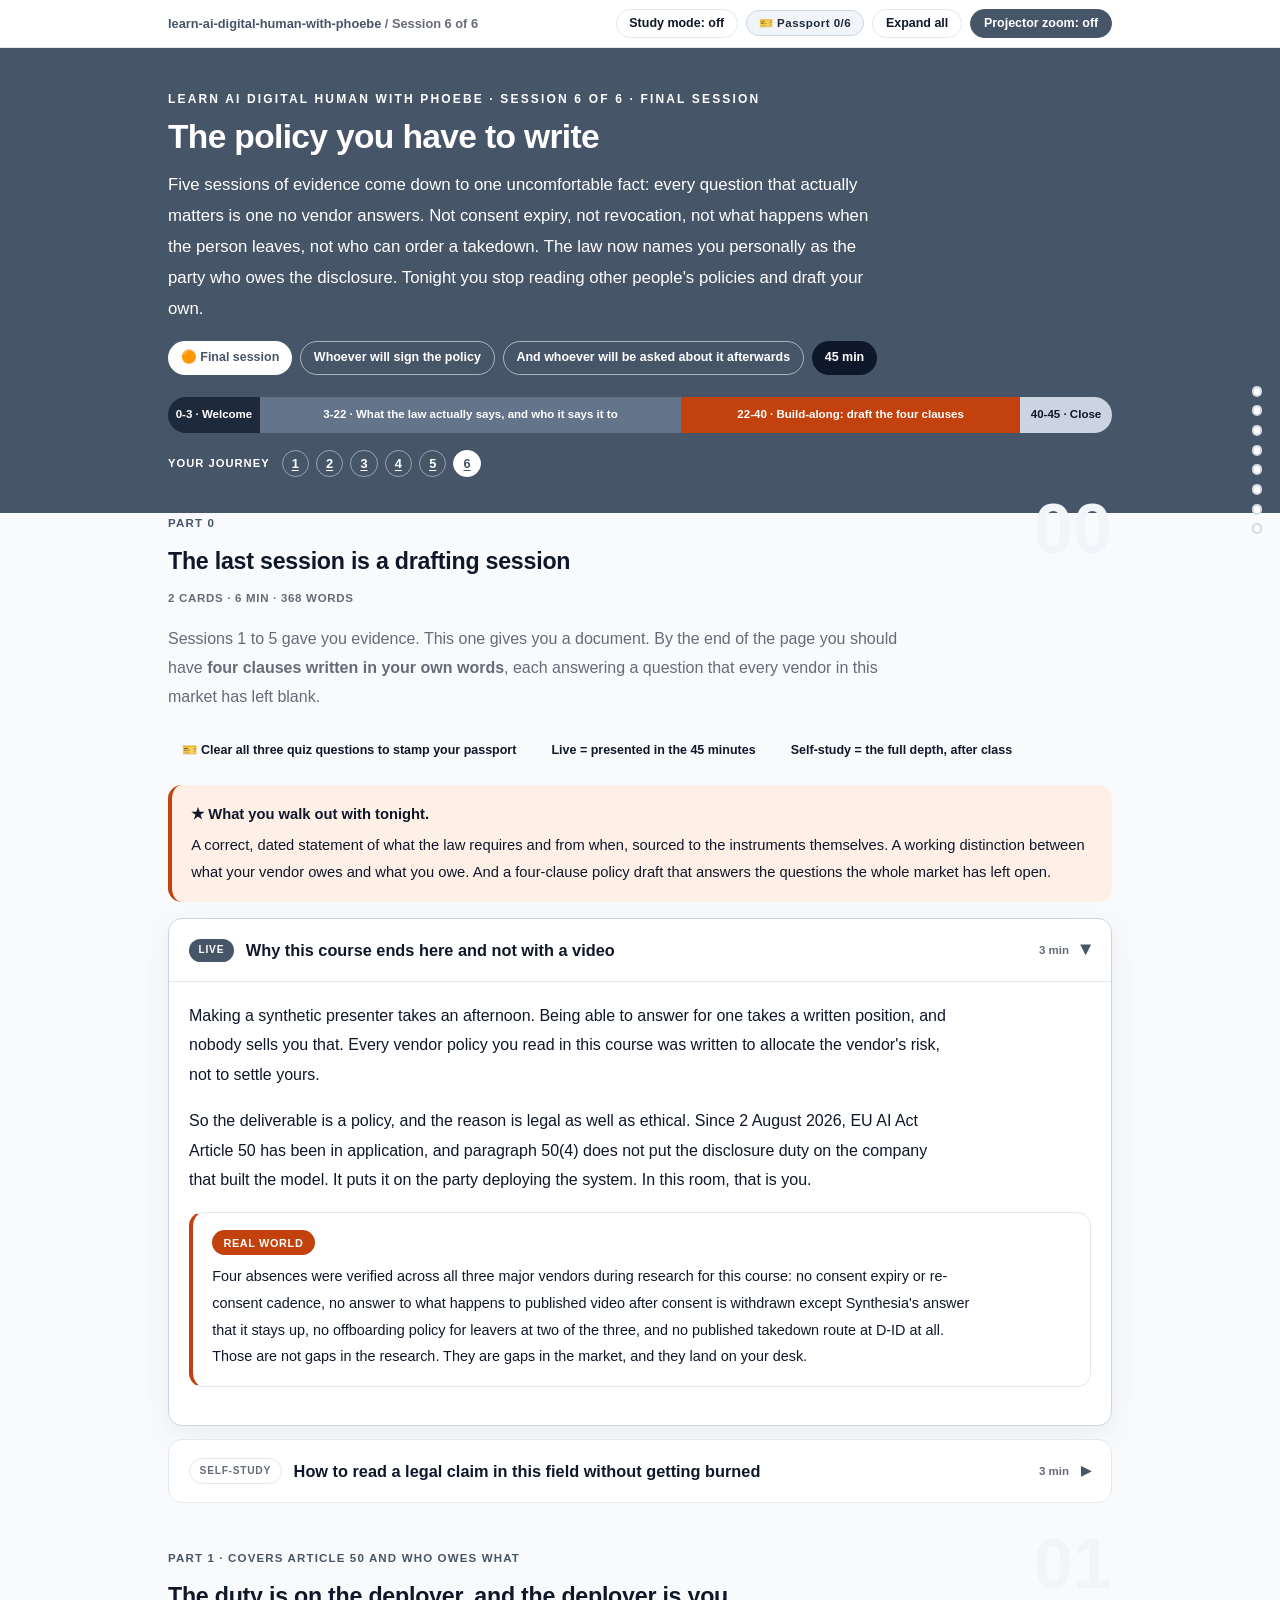
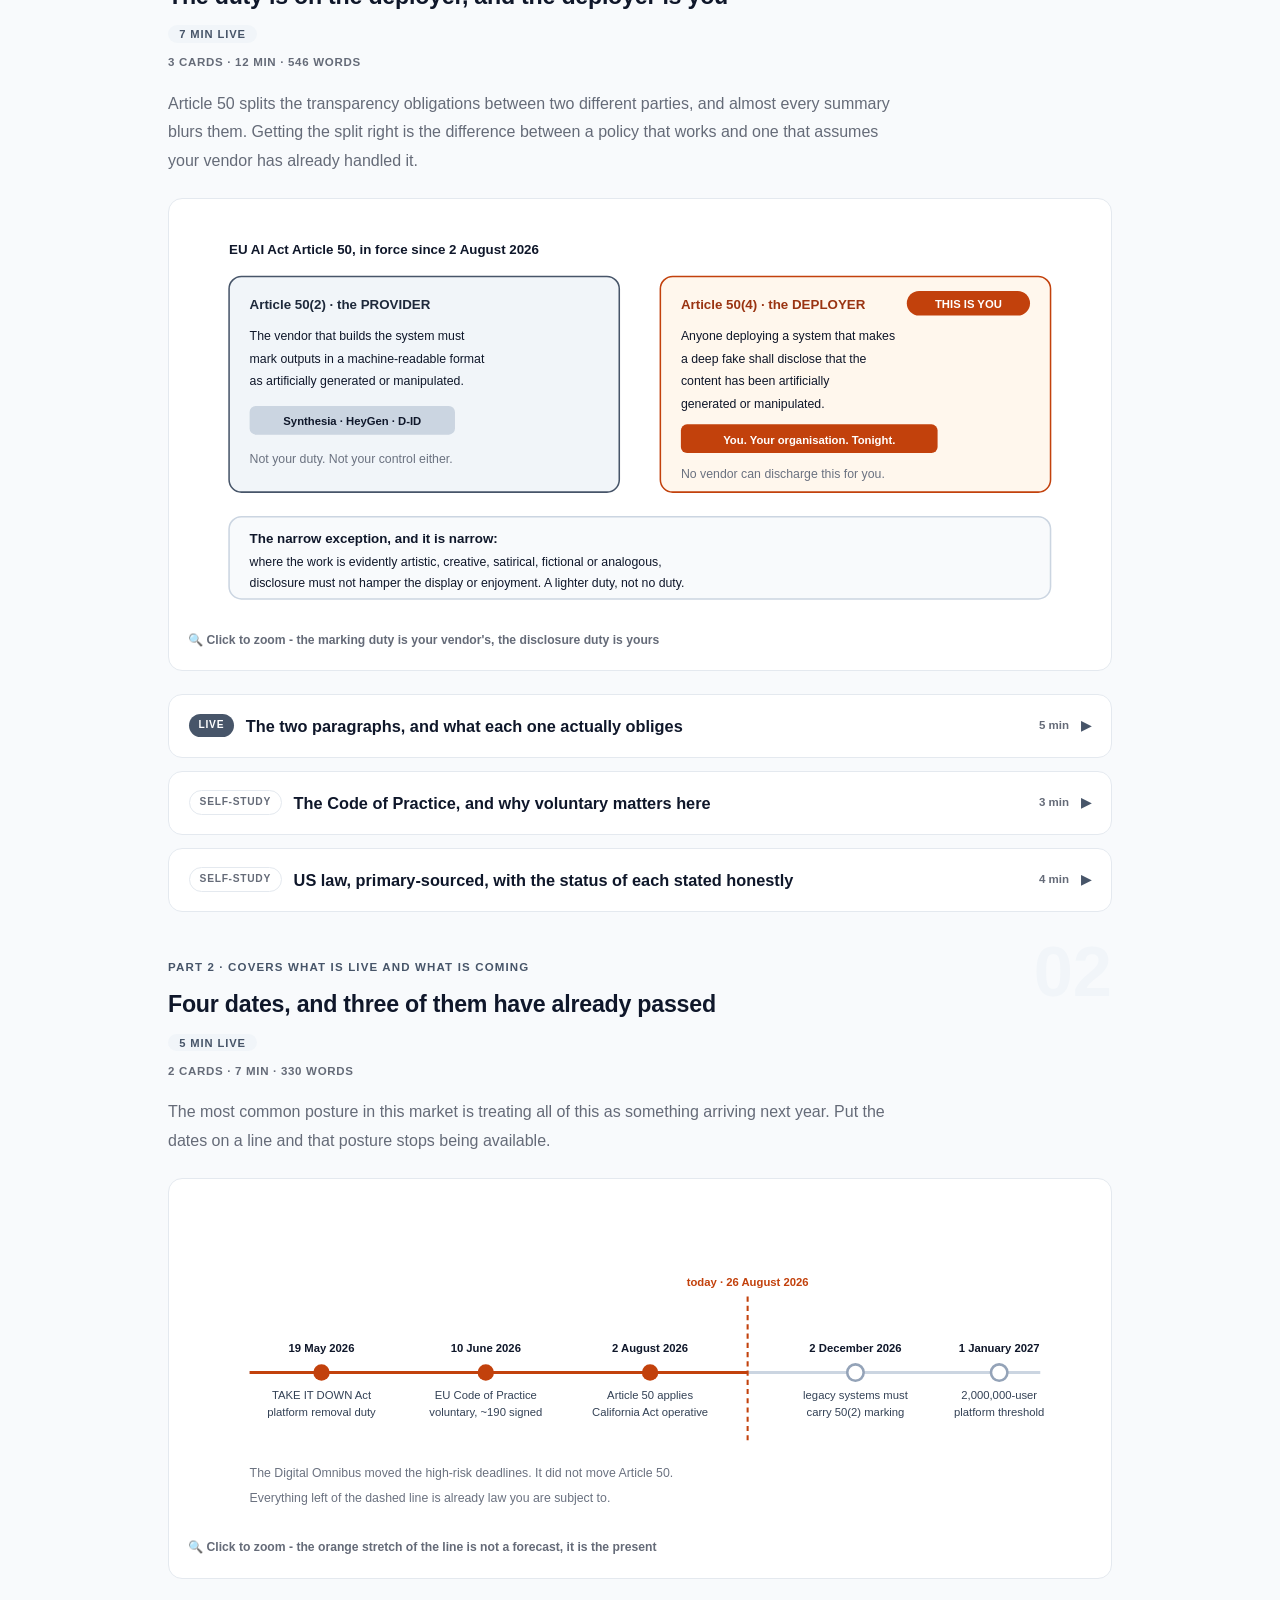
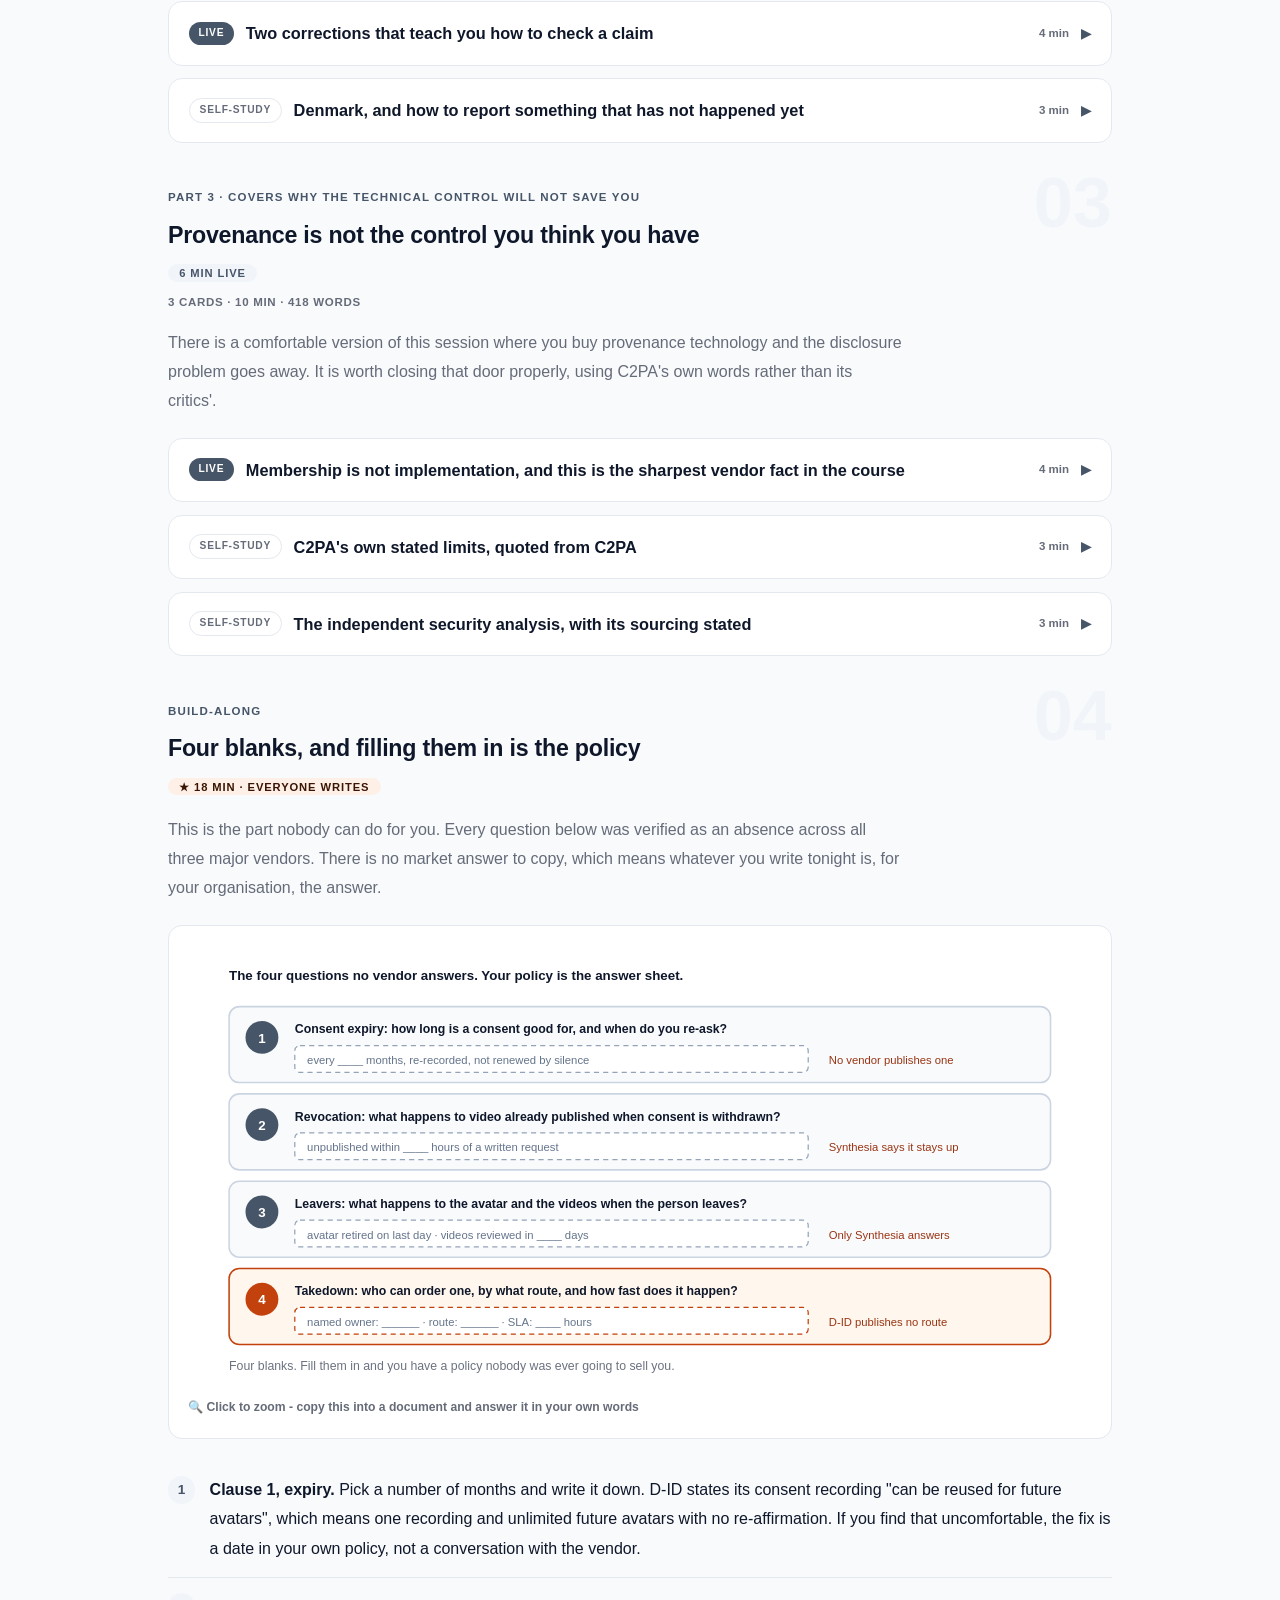
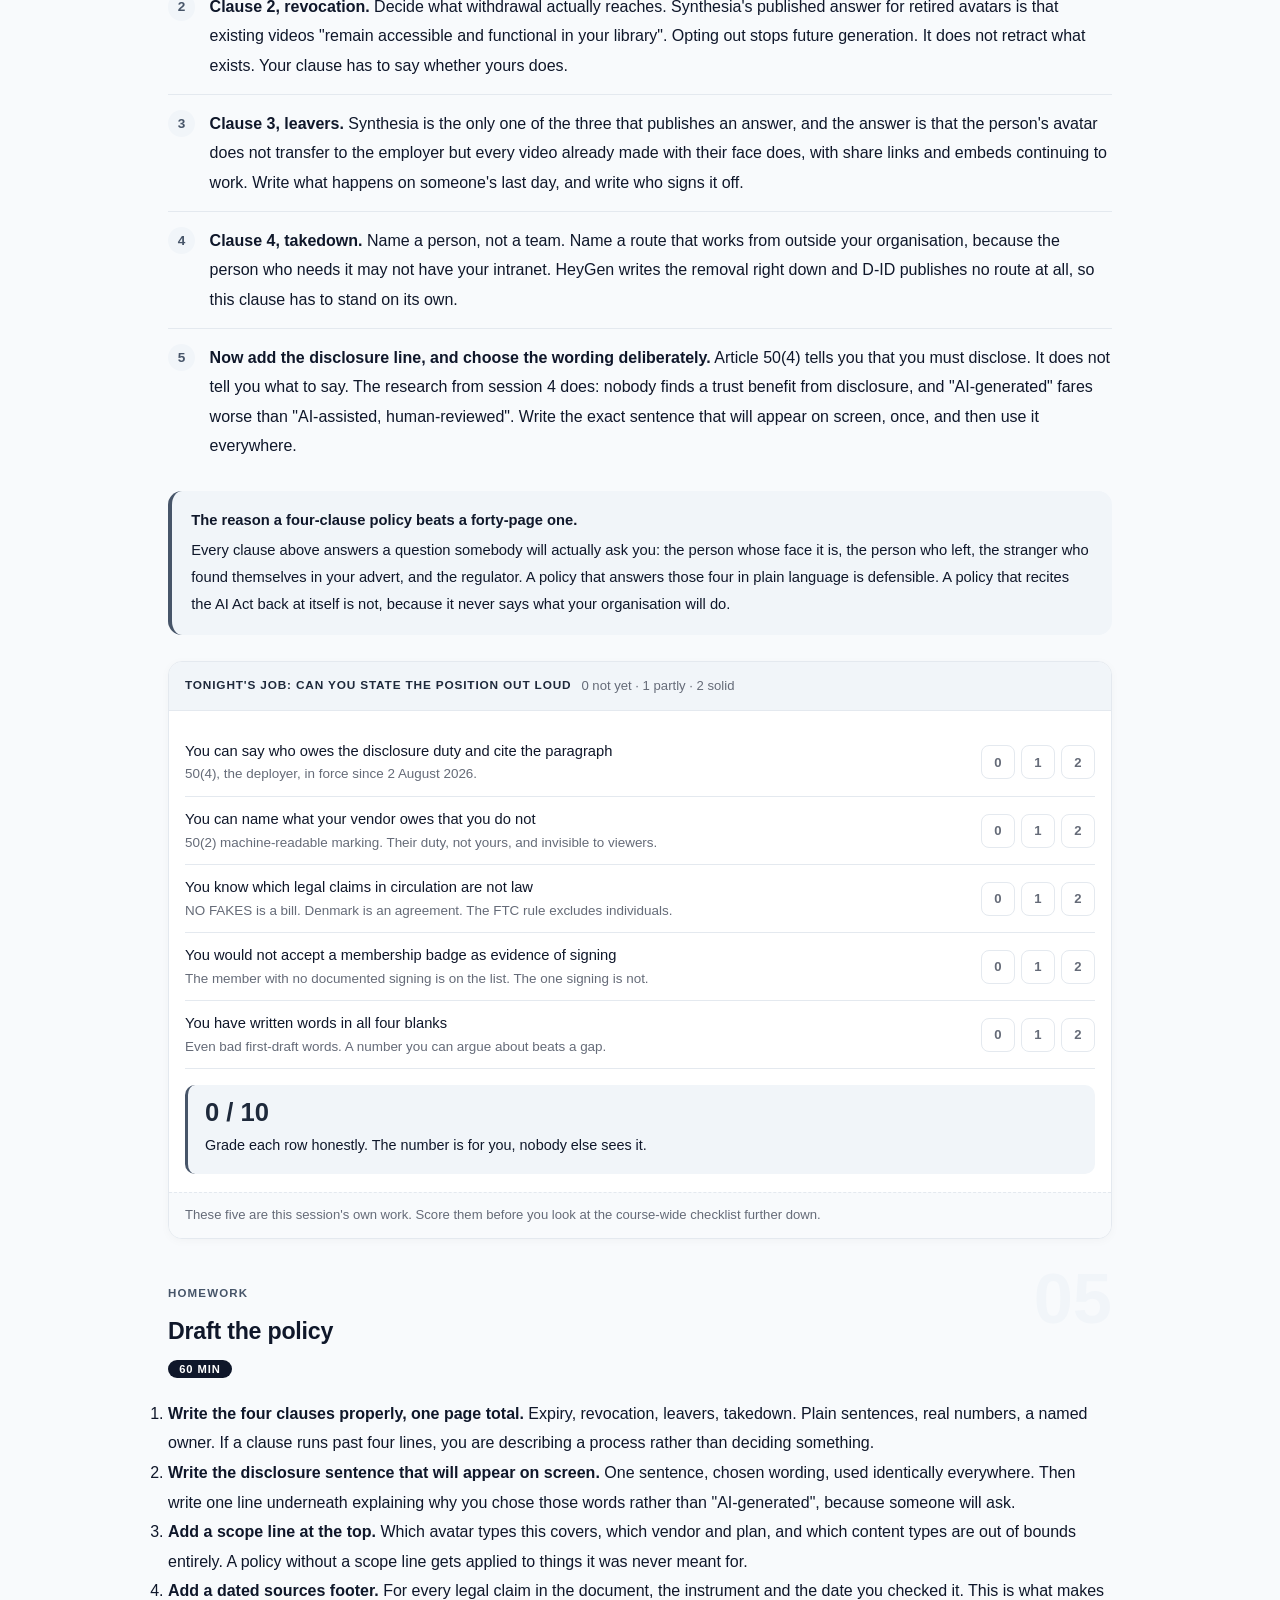
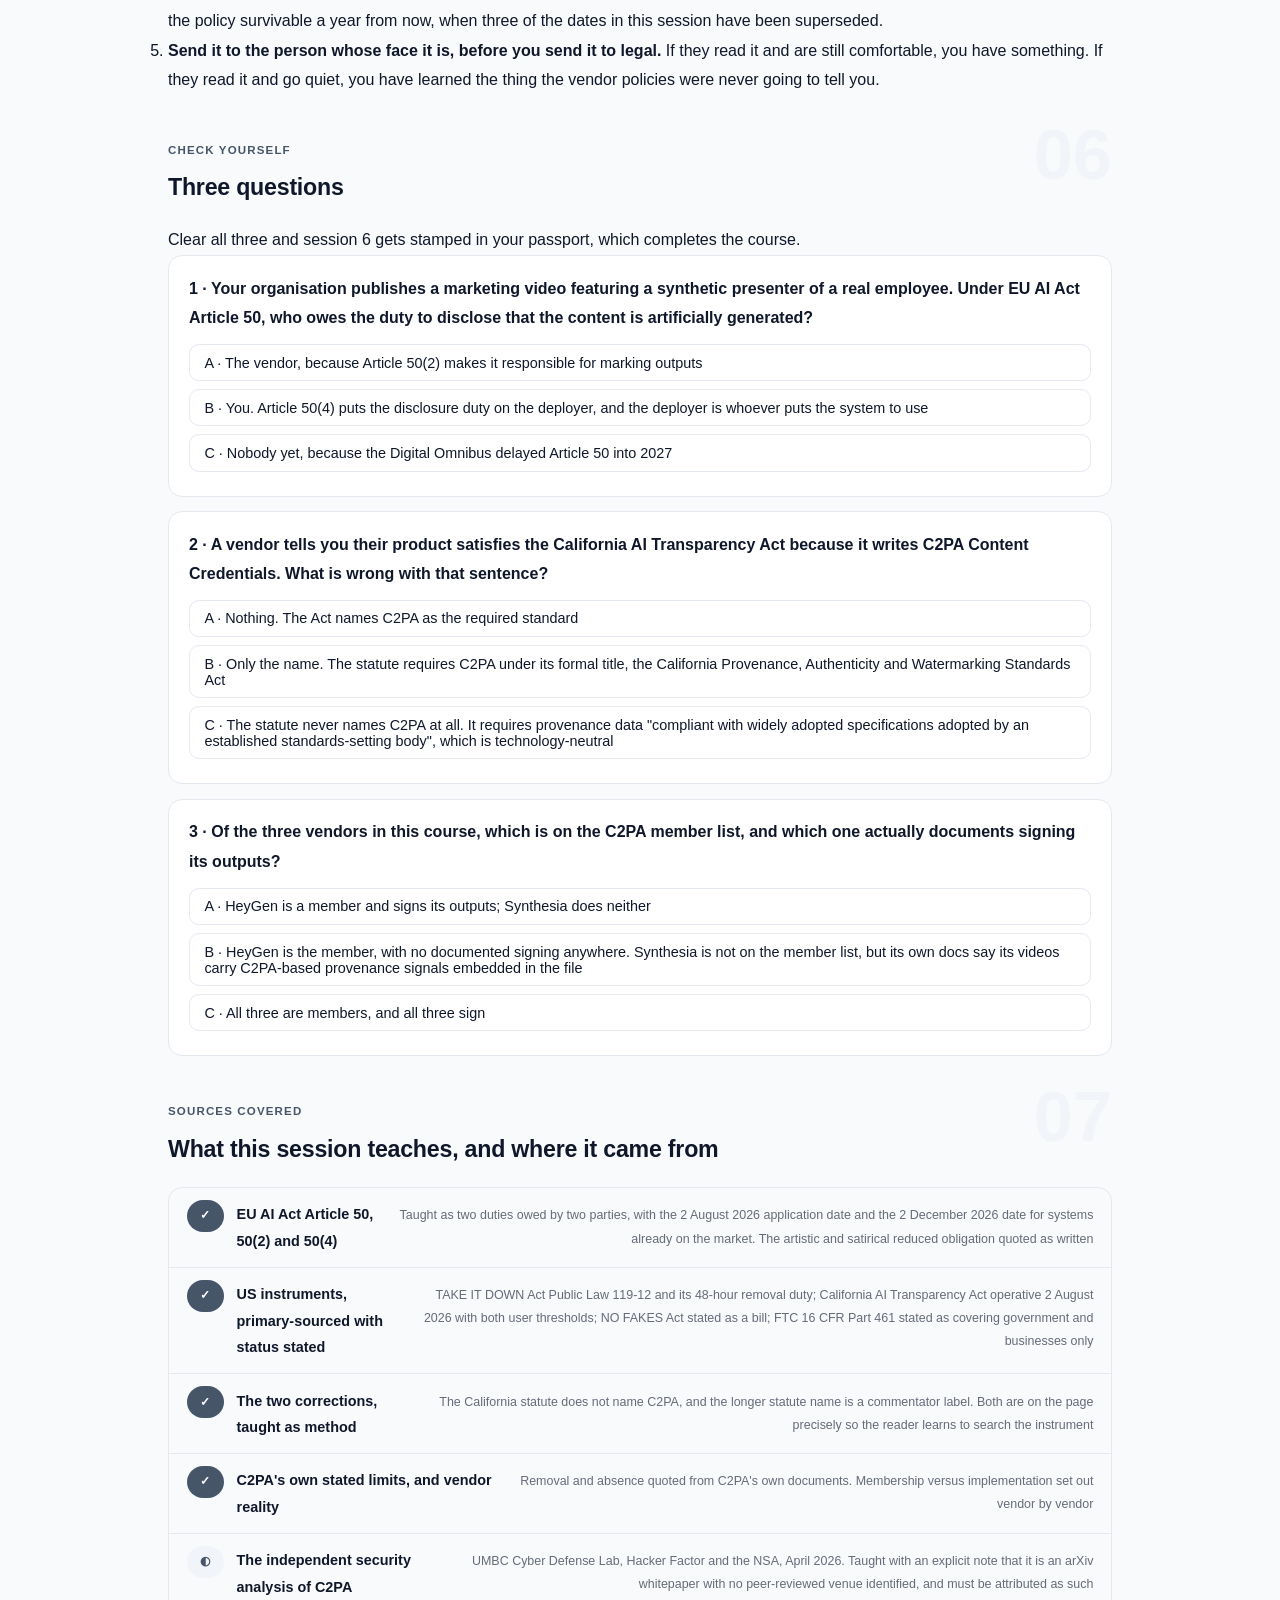
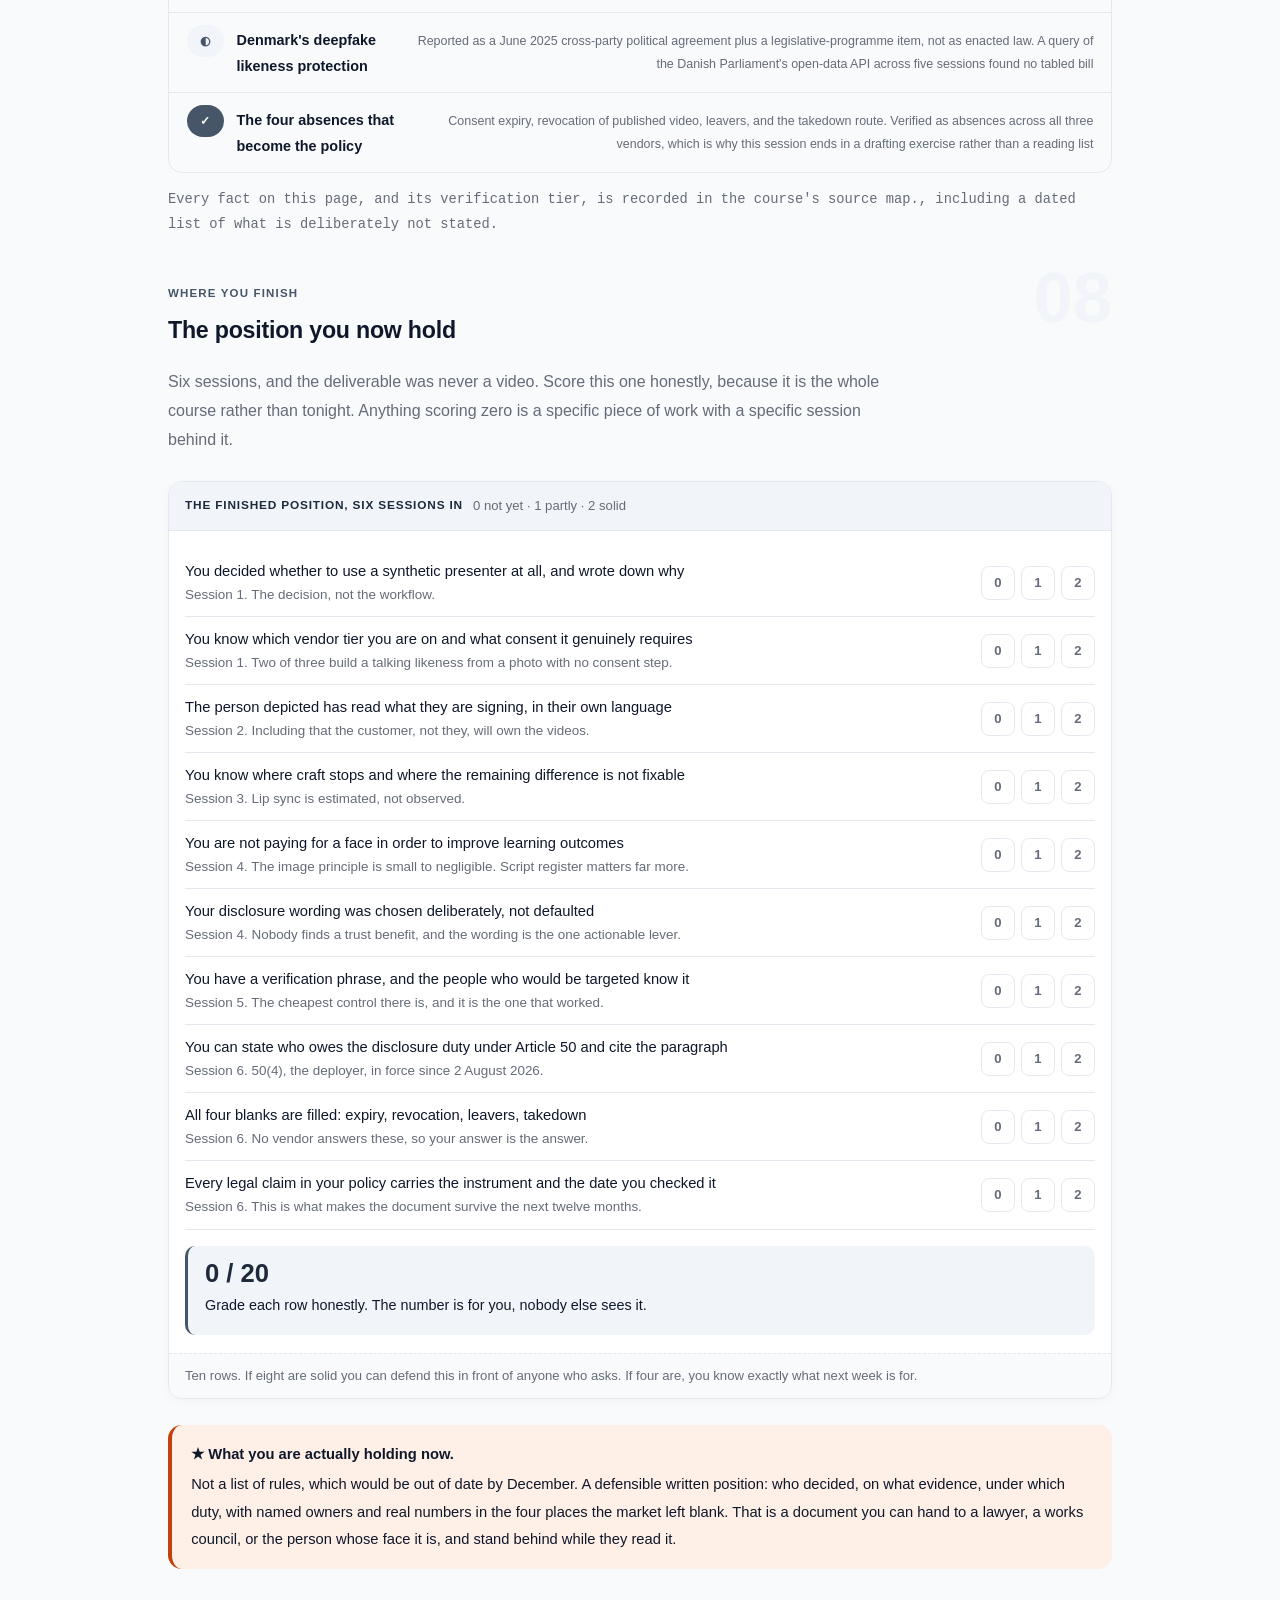
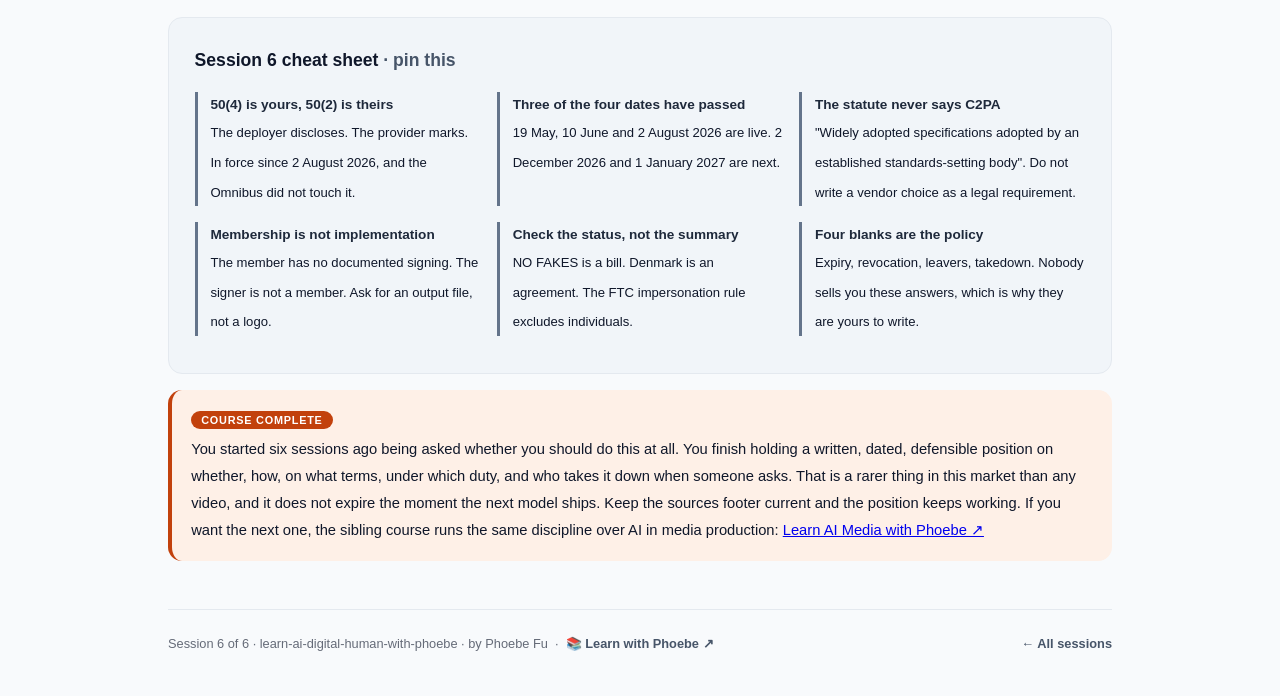
<file: courses/06-the-policy-you-have-to-write.html>
<!DOCTYPE html>
<html lang="en">
<head>
<meta charset="UTF-8">
<meta name="viewport" content="width=device-width, initial-scale=1.0">
<!-- social:start -->
<meta name="description" content="Session 6 of 6. EU AI Act Article 50 is live and 50(4) puts the disclosure duty on you as deployer. Four questions no vendor answers, which means your organisation has to. By the end of this page you have drafted the policy.">
<meta property="og:type" content="article">
<meta property="og:site_name" content="Learn with Phoebe">
<meta property="og:title" content="The policy you have to write - learn ai digital human with phoebe">
<meta property="og:description" content="Session 6 of 6. Article 50(4) is a duty on the deployer, which is you. Four questions no vendor answers become the policy you leave holding.">
<meta property="og:url" content="https://phoebefu6.github.io/learn-ai-digital-human-with-phoebe/courses/06-the-policy-you-have-to-write.html">
<meta property="og:image" content="https://phoebefu6.github.io/learn-ai-digital-human-with-phoebe/assets/og-cover.png">
<meta property="og:image:width" content="1200">
<meta property="og:image:height" content="630">
<meta name="twitter:card" content="summary_large_image">
<meta name="twitter:title" content="The policy you have to write - learn ai digital human with phoebe">
<meta name="twitter:description" content="Session 6 of 6. Article 50(4) is your duty, not your vendor's. Draft the policy before you leave.">
<meta name="twitter:image" content="https://phoebefu6.github.io/learn-ai-digital-human-with-phoebe/assets/og-cover.png">
<!-- social:end -->
<title>Session 6 · The policy you have to write - learn ai digital human with phoebe</title>
<link rel="stylesheet" href="../assets/style.css?v=25">
</head>
<body>

<div class="toolbar">
  <div class="wrap">
    <span class="crumb"><a href="../index.html">learn-ai-digital-human-with-phoebe</a> / Session 6 of 6</span>
    <button class="btn" id="toggle-all" type="button">Expand all</button>
    <button class="btn primary" id="zoom-toggle" type="button">Projector zoom: off</button>
  </div>
</div>

<header class="masthead">
  <div class="wrap">
    <div class="eyebrow">Learn AI Digital Human with Phoebe · Session 6 of 6 · final session</div>
    <h1>The policy you <span class="accent">have to write</span></h1>
    <p class="sub">Five sessions of evidence come down to one uncomfortable fact: every question that actually matters is one no vendor answers. Not consent expiry, not revocation, not what happens when the person leaves, not who can order a takedown. The law now names you personally as the party who owes the disclosure. Tonight you stop reading other people's policies and draft your own.</p>
    <div class="chip-row">
      <span class="chip level">🟠 Final session</span>
      <span class="chip audience">Whoever will sign the policy</span>
      <span class="chip audience">And whoever will be asked about it afterwards</span>
      <span class="chip time">45 min</span>
    </div>
    <div class="agenda">
      <span class="a1" style="flex:1">0-3 · Welcome</span>
      <span class="a2" style="flex:5">3-22 · What the law actually says, and who it says it to</span>
      <span class="a3" style="flex:4">22-40 · Build-along: draft the four clauses</span>
      <span class="a4" style="flex:1">40-45 · Close</span>
    </div>
  </div>
</header>

<main class="wrap">

  <!-- ============ INTRO ============ -->
  <section class="section" id="intro">
    <div class="section-kicker">
      <span class="klabel">Part 0</span>
      <h2>The last session is a drafting session</h2>
    </div>
    <p class="lede">Sessions 1 to 5 gave you evidence. This one gives you a document. By the end of the page you should have <strong>four clauses written in your own words</strong>, each answering a question that every vendor in this market has left blank.</p>

    <div class="legend">
      <span class="pill">🎫 Clear all three quiz questions to stamp your passport</span>
      <span class="pill">Live = presented in the 45 minutes</span>
      <span class="pill">Self-study = the full depth, after class</span>
    </div>

    <div class="callout win">
      <p><strong>★ What you walk out with tonight.</strong> A correct, dated statement of what the law requires and from when, sourced to the instruments themselves. A working distinction between what your vendor owes and what you owe. And a four-clause policy draft that answers the questions the whole market has left open.</p>
    </div>

    <details class="card" open>
      <summary><span class="mode live">Live</span>Why this course ends here and not with a video<span class="mini">3 min</span><span class="caret">▶</span></summary>
      <div class="body">
        <p>Making a synthetic presenter takes an afternoon. Being able to answer for one takes a written position, and nobody sells you that. Every vendor policy you read in this course was written to allocate the vendor's risk, not to settle yours.</p>
        <p>So the deliverable is a policy, and the reason is legal as well as ethical. Since 2 August 2026, EU AI Act Article 50 has been in application, and paragraph 50(4) does not put the disclosure duty on the company that built the model. It puts it on the party deploying the system. In this room, that is you.</p>
        <div class="callout example">
          <span class="ex-pill">Real world</span>
          <p>Four absences were verified across all three major vendors during research for this course: no consent expiry or re-consent cadence, no answer to what happens to published video after consent is withdrawn except Synthesia's answer that it stays up, no offboarding policy for leavers at two of the three, and no published takedown route at D-ID at all. Those are not gaps in the research. They are gaps in the market, and they land on your desk.</p>
        </div>
      </div>
    </details>

    <details class="card">
      <summary><span class="mode self">Self-study</span>How to read a legal claim in this field without getting burned<span class="mini">3 min</span><span class="caret">▶</span></summary>
      <div class="body">
        <p>Most published summaries of AI likeness law are wrong in one of three specific ways, and once you can name them you can check any claim in about two minutes.</p>
        <ul>
          <li><strong>A bill described as a law.</strong> The NO FAKES Act is the most quoted "federal likeness protection" in the market. It was introduced on 9 April 2025 and the latest recorded action is the day it was introduced. It has never had a floor vote in either chamber.</li>
          <li><strong>A political agreement described as legislation.</strong> Denmark's widely reported deepfake likeness law is a June 2025 cross-party political agreement plus an announced legislative-programme item. A query of the Danish Parliament's own open-data API across five sessions found no tabled bill. Report it as an agreement.</li>
          <li><strong>A commentator's label quoted as a statute name.</strong> "California Provenance, Authenticity and Watermarking Standards Act" appears nowhere in the bill text. The Legislature's own topic is simply "California AI Transparency Act".</li>
        </ul>
        <p>The check in all three cases is the same: find the primary instrument, read its status line, and note the date you read it. That habit is worth more than any summary, this one included.</p>
      </div>
    </details>
  </section>

  <!-- ============ PART 1 ============ -->
  <section class="section" id="part-1">
    <div class="section-kicker">
      <span class="klabel">Part 1 · covers Article 50 and who owes what</span>
      <h2>The duty is on the deployer, and the deployer is you</h2>
      <span class="tag concept">7 min live</span>
    </div>
    <p class="lede">Article 50 splits the transparency obligations between two different parties, and almost every summary blurs them. Getting the split right is the difference between a policy that works and one that assumes your vendor has already handled it.</p>

    <figure class="zoomable">
      <svg viewBox="0 0 880 390" xmlns="http://www.w3.org/2000/svg" role="img" aria-label="Article 50 splits duties between the provider, who must mark outputs in a machine-readable format, and the deployer, who must disclose that content is artificially generated. The reader is the deployer.">
        <style>
          .d6aT { font: 800 13px Inter, sans-serif; fill: #0F172A; }
          .d6aH { font: 800 13px Inter, sans-serif; }
          .d6aB { font: 400 12px Inter, sans-serif; fill: #0F172A; }
          .d6aN { font: 400 12px Inter, sans-serif; fill: #6B7280; }
          .d6aP { font: 700 11px Inter, sans-serif; }
        </style>
        <text class="d6aT" x="40" y="34">EU AI Act Article 50, in force since 2 August 2026</text>

        <rect x="40" y="56" width="380" height="210" rx="12" fill="#F1F5F9" stroke="#475569" stroke-width="1.5"/>
        <text class="d6aH" x="60" y="88" fill="#1E293B">Article 50(2) · the PROVIDER</text>
        <text class="d6aB" x="60" y="118">The vendor that builds the system must</text>
        <text class="d6aB" x="60" y="140">mark outputs in a machine-readable format</text>
        <text class="d6aB" x="60" y="162">as artificially generated or manipulated.</text>
        <rect x="60" y="182" width="200" height="28" rx="6" fill="#CBD5E1"/>
        <text class="d6aP" x="160" y="201" text-anchor="middle" fill="#0F172A">Synthesia · HeyGen · D-ID</text>
        <text class="d6aN" x="60" y="238">Not your duty. Not your control either.</text>

        <rect x="460" y="56" width="380" height="210" rx="12" fill="#FFF7ED" stroke="#C2410C" stroke-width="1.5"/>
        <text class="d6aH" x="480" y="88" fill="#9A3412">Article 50(4) · the DEPLOYER</text>
        <rect x="700" y="70" width="120" height="24" rx="12" fill="#C2410C"/>
        <text class="d6aP" x="760" y="87" text-anchor="middle" fill="#fff">THIS IS YOU</text>
        <text class="d6aB" x="480" y="118">Anyone deploying a system that makes</text>
        <text class="d6aB" x="480" y="140">a deep fake shall disclose that the</text>
        <text class="d6aB" x="480" y="162">content has been artificially</text>
        <text class="d6aB" x="480" y="184">generated or manipulated.</text>
        <rect x="480" y="200" width="250" height="28" rx="6" fill="#C2410C"/>
        <text class="d6aP" x="605" y="219" text-anchor="middle" fill="#fff">You. Your organisation. Tonight.</text>
        <text class="d6aN" x="480" y="252">No vendor can discharge this for you.</text>

        <rect x="40" y="290" width="800" height="80" rx="12" fill="#F8FAFC" stroke="#CBD5E1" stroke-width="1.5"/>
        <text class="d6aT" x="60" y="316">The narrow exception, and it is narrow:</text>
        <text class="d6aB" x="60" y="338">where the work is evidently artistic, creative, satirical, fictional or analogous,</text>
        <text class="d6aB" x="60" y="358">disclosure must not hamper the display or enjoyment. A lighter duty, not no duty.</text>
      </svg>
      <figcaption>🔍 Click to zoom - the marking duty is your vendor's, the disclosure duty is yours</figcaption>
    </figure>

    <details class="card">
      <summary><span class="mode live">Live</span>The two paragraphs, and what each one actually obliges<span class="mini">5 min</span><span class="caret">▶</span></summary>
      <div class="body">
        <p>Read them as two separate duties owed by two separate parties, because that is what they are.</p>
        <div class="prompt-box good">
          <span class="label">★ Article 50(4), the deployer duty, which is yours</span>
Deployers of an AI system that generates or manipulates content
constituting a deep fake "shall disclose that the content has been
artificially generated or manipulated".
        </div>
        <p>The reduced obligation applies where the content is "evidently artistic, creative, satirical, fictional or analogous", and there the disclosure must not "hamper the display or enjoyment" of the work. That is a lighter form of disclosure, not an exemption from it, and a corporate explainer video is not going to qualify.</p>
        <div class="prompt-box good">
          <span class="label">★ Article 50(2), the provider duty, which is your vendor's</span>
Providers must mark the outputs of generative systems in a
machine-readable format and make them detectable as artificially
generated or manipulated.
        </div>
        <div class="callout tip">
          <p><strong>The date correction most summaries get wrong.</strong> The Digital Omnibus did not delay Article 50. It moved the high-risk deadlines. Article 50 applies from 2 August 2026, and systems already placed on the market before that date must comply with the 50(2) marking obligation from 2 December 2026. If somebody tells you transparency has been pushed to 2027, they have read a headline about a different part of the Act.</p>
        </div>
        <p>Practically: your vendor's marking may or may not be there, may or may not survive the platform you upload to, and is invisible to the viewer by design. Your disclosure is the one a human being actually sees, and it is the one you are named for.</p>
      </div>
    </details>

    <details class="card">
      <summary><span class="mode self">Self-study</span>The Code of Practice, and why voluntary matters here<span class="mini">3 min</span><span class="caret">▶</span></summary>
      <div class="body">
        <p>The Code of Practice on Transparency of AI-generated Content was published on 10 June 2026, with roughly 190 signatories by late July 2026. It is <strong>voluntary</strong>. Signing it does not create the obligation and not signing it does not remove one.</p>
        <p>What a code of practice does give you is a defensible reference point: a documented, externally authored description of what good looks like, which is a more comfortable thing to cite in an internal paper than your own judgment alone. Use it that way and do not overstate it. If a vendor tells you they are compliant because they are a signatory, they have described an intention, not a control.</p>
      </div>
    </details>

    <details class="card">
      <summary><span class="mode self">Self-study</span>US law, primary-sourced, with the status of each stated honestly<span class="mini">4 min</span><span class="caret">▶</span></summary>
      <div class="body">
        <table class="clean">
          <tr><th>Instrument</th><th>Status, and what it actually does</th></tr>
          <tr><td><strong>TAKE IT DOWN Act</strong><br>Public Law 119-12</td><td>Platform notice-and-removal duty live since 19 May 2026. Removal "as soon as possible, but not later than 48 hours", enforced by the FTC. Its "digital forgery" definition explicitly covers content made "through the use of software, machine learning, artificial intelligence". Confined to non-consensual intimate imagery</td></tr>
          <tr><td><strong>California AI Transparency Act</strong></td><td>Operative 2 August 2026 for generative systems with over 1,000,000 monthly users. Penalty $5,000 per violation, each day separate. A different threshold, 2,000,000 unique monthly users, picks up large online platforms from 1 January 2027</td></tr>
          <tr><td><strong>NO FAKES Act</strong></td><td>Still only a bill. Introduced 9 April 2025, no action since. Not law, and nothing in your policy should assume it</td></tr>
          <tr><td><strong>FTC Impersonation Rule</strong><br>16 CFR Part 461</td><td>Covers government and businesses <strong>only</strong>. The extension to impersonation of individuals was proposed in March 2024 and never finalised. Cloning a private individual's voice is not covered by this rule</td></tr>
        </table>
        <p>That last row surprises almost everyone, including people who cite the rule regularly. It is a good test of whether a source has read the instrument or a summary of it.</p>
      </div>
    </details>
  </section>

  <!-- ============ PART 2 ============ -->
  <section class="section" id="part-2">
    <div class="section-kicker">
      <span class="klabel">Part 2 · covers what is live and what is coming</span>
      <h2>Four dates, and three of them have already passed</h2>
      <span class="tag concept">5 min live</span>
    </div>
    <p class="lede">The most common posture in this market is treating all of this as something arriving next year. Put the dates on a line and that posture stops being available.</p>

    <figure class="zoomable">
      <svg viewBox="0 0 880 320" xmlns="http://www.w3.org/2000/svg" role="img" aria-label="Timeline from May 2026 to January 2027 showing the TAKE IT DOWN platform duty, the voluntary Code of Practice and Article 50 already live, with legacy system marking due December 2026 and the large platform threshold January 2027">
        <style>
          .d6tD { font: 800 11px Inter, sans-serif; fill: #0F172A; }
          .d6tB { font: 400 11px Inter, sans-serif; fill: #334155; }
          .d6tN { font: 400 12px Inter, sans-serif; fill: #6B7280; }
          .d6tC { font: 700 11px Inter, sans-serif; fill: #C2410C; }
        </style>
        <line x1="60" y1="170" x2="830" y2="170" stroke="#CBD5E1" stroke-width="3"/>
        <line x1="60" y1="170" x2="545" y2="170" stroke="#C2410C" stroke-width="3"/>

        <line x1="545" y1="96" x2="545" y2="240" stroke="#C2410C" stroke-width="2" stroke-dasharray="5 4"/>
        <text class="d6tC" x="545" y="86" text-anchor="middle">today · 26 August 2026</text>

        <circle cx="130" cy="170" r="8" fill="#C2410C"/>
        <text class="d6tD" x="130" y="150" text-anchor="middle">19 May 2026</text>
        <text class="d6tB" x="130" y="196" text-anchor="middle">TAKE IT DOWN Act</text>
        <text class="d6tB" x="130" y="212" text-anchor="middle">platform removal duty</text>

        <circle cx="290" cy="170" r="8" fill="#C2410C"/>
        <text class="d6tD" x="290" y="150" text-anchor="middle">10 June 2026</text>
        <text class="d6tB" x="290" y="196" text-anchor="middle">EU Code of Practice</text>
        <text class="d6tB" x="290" y="212" text-anchor="middle">voluntary, ~190 signed</text>

        <circle cx="450" cy="170" r="8" fill="#C2410C"/>
        <text class="d6tD" x="450" y="150" text-anchor="middle">2 August 2026</text>
        <text class="d6tB" x="450" y="196" text-anchor="middle">Article 50 applies</text>
        <text class="d6tB" x="450" y="212" text-anchor="middle">California Act operative</text>

        <circle cx="650" cy="170" r="8" fill="#fff" stroke="#94A3B8" stroke-width="2.5"/>
        <text class="d6tD" x="650" y="150" text-anchor="middle">2 December 2026</text>
        <text class="d6tB" x="650" y="196" text-anchor="middle">legacy systems must</text>
        <text class="d6tB" x="650" y="212" text-anchor="middle">carry 50(2) marking</text>

        <circle cx="790" cy="170" r="8" fill="#fff" stroke="#94A3B8" stroke-width="2.5"/>
        <text class="d6tD" x="790" y="150" text-anchor="middle">1 January 2027</text>
        <text class="d6tB" x="790" y="196" text-anchor="middle">2,000,000-user</text>
        <text class="d6tB" x="790" y="212" text-anchor="middle">platform threshold</text>

        <text class="d6tN" x="60" y="272">The Digital Omnibus moved the high-risk deadlines. It did not move Article 50.</text>
        <text class="d6tN" x="60" y="296">Everything left of the dashed line is already law you are subject to.</text>
      </svg>
      <figcaption>🔍 Click to zoom - the orange stretch of the line is not a forecast, it is the present</figcaption>
    </figure>

    <details class="card">
      <summary><span class="mode live">Live</span>Two corrections that teach you how to check a claim<span class="mini">4 min</span><span class="caret">▶</span></summary>
      <div class="body">
        <p>These matter less as facts than as method. Both were caught by reading the statute text rather than the commentary about it, and both are repeated confidently in material you will be sent.</p>
        <div class="prompt-box bad">
          <span class="label">✗ The claim: California now requires C2PA Content Credentials</span>
A text search of the enacted and introduced versions returns zero hits
for "C2PA", "Content Credential" or "Coalition for Content".
        </div>
        <div class="prompt-box good">
          <span class="label">★ What the statute actually says</span>
Provenance data "compliant with widely adopted specifications adopted
by an established standards-setting body", and a latent disclosure
"consistent with widely accepted industry standards".
        </div>
        <p>C2PA is the obvious practical implementation. It is not a statutory citation. If your policy says "we comply with California by using C2PA", you have written a technology choice as though it were a legal requirement, and when the technology changes your policy will be wrong.</p>
        <div class="prompt-box bad">
          <span class="label">✗ The claim: the "California Provenance, Authenticity and Watermarking Standards Act"</span>
That phrase appears nowhere in the bill text. The Legislature's own
topic for the bill is "California AI Transparency Act".
        </div>
        <div class="callout tip">
          <p><strong>The habit worth taking from this session.</strong> Before any legal claim goes into your policy, find the instrument, search it for the words you are about to attribute to it, and write down the date you checked. Two minutes of that would have caught both of these, and it will catch the next one too.</p>
        </div>
      </div>
    </details>

    <details class="card">
      <summary><span class="mode self">Self-study</span>Denmark, and how to report something that has not happened yet<span class="mini">3 min</span><span class="caret">▶</span></summary>
      <div class="body">
        <p>Denmark's deepfake likeness protection has been reported worldwide as a law. It is a <strong>June 2025 cross-party political agreement</strong> plus an announced legislative-programme item. A query of the Danish Parliament's own open-data API across five sessions found no tabled bill.</p>
        <p>That is not a criticism of the policy, which may well be excellent and may well be enacted. It is a point about how you write. "Denmark has agreed to legislate" is accurate and still interesting. "Denmark has passed a law giving people copyright in their own likeness" is not accurate, and if it appears in your board paper somebody will eventually check it.</p>
      </div>
    </details>
  </section>

  <!-- ============ PART 3 ============ -->
  <section class="section" id="part-3">
    <div class="section-kicker">
      <span class="klabel">Part 3 · covers why the technical control will not save you</span>
      <h2>Provenance is not the control you think you have</h2>
      <span class="tag concept">6 min live</span>
    </div>
    <p class="lede">There is a comfortable version of this session where you buy provenance technology and the disclosure problem goes away. It is worth closing that door properly, using C2PA's own words rather than its critics'.</p>

    <details class="card">
      <summary><span class="mode live">Live</span>Membership is not implementation, and this is the sharpest vendor fact in the course<span class="mini">4 min</span><span class="caret">▶</span></summary>
      <div class="body">
        <table class="clean">
          <tr><th>Vendor</th><th>On the C2PA member list</th><th>Documented signing of outputs</th></tr>
          <tr><td><strong>HeyGen</strong></td><td>Yes, Contributor tier</td><td><strong>None findable anywhere</strong></td></tr>
          <tr><td><strong>Synthesia</strong></td><td>No</td><td>Yes, per its own docs: videos "carry C2PA-based provenance signals embedded in the file"</td></tr>
          <tr><td><strong>D-ID</strong></td><td>No</td><td>No, and C2PA is never mentioned. Visible watermarks instead, tiered by plan</td></tr>
        </table>
        <p><strong>The vendor on the membership list is the one with no documented signing, and the vendor doing it is not a member.</strong> That is the whole lesson about how to read a trust badge. A logo on a members page is a subscription, not a behaviour, and the only way to tell the difference is to go and look for the artefact.</p>
        <div class="callout tip">
          <p><strong>What to actually do with this in procurement.</strong> Never ask "are you a member of X". Ask "show me an output file from your product with the signature in it, and tell me which of your plans produce one". A vendor who can do that in a day is telling you something real. A vendor who sends you their ethics page is not.</p>
        </div>
      </div>
    </details>

    <details class="card">
      <summary><span class="mode self">Self-study</span>C2PA's own stated limits, quoted from C2PA<span class="mini">3 min</span><span class="caret">▶</span></summary>
      <div class="body">
        <p>Both of these come from C2PA's own documentation, which is to their credit and makes them impossible to argue with.</p>
        <div class="prompt-box bad">
          <span class="label">✗ On removal</span>
"C2PA does not offer any protection against the complete removal of
C2PA manifests from assets"
        </div>
        <div class="prompt-box bad">
          <span class="label">✗ On absence</span>
"The fact that any digital asset does not have Content Credentials
does not mean that its contents are not to be trusted."
        </div>
        <p>Put those two together and you have the shape of the problem. A credential can be stripped, and its absence proves nothing, which means provenance cannot be the mechanism your audience relies on to know what they are watching. Your disclosure can be, because you control it and it survives the file being re-encoded.</p>
      </div>
    </details>

    <details class="card">
      <summary><span class="mode self">Self-study</span>The independent security analysis, with its sourcing stated<span class="mini">3 min</span><span class="caret">▶</span></summary>
      <div class="body">
        <p>In April 2026, UMBC Cyber Defense Lab, Hacker Factor and the NSA published the first independent security analysis of C2PA. Their conclusion was that "the current C2PA specifications fail to achieve their claimed security goals", and that it "should not yet be relied upon for high-stakes uses such as financial disclosures, journalism, or legal evidence".</p>
        <p>Documented failures included timestamps that can be replaced without detection and certification "based largely on self-reported compliance".</p>
        <div class="callout tip">
          <p><strong>Sourcing note, and this course holds itself to the standard it teaches.</strong> This is an arXiv whitepaper with no peer-reviewed venue identified. Attribute it as such. It is a serious document by serious institutions, and it is also not a peer-reviewed finding, and both of those things are true at once. Cite it as "an independent whitepaper concluded", never as "research has proven".</p>
        </div>
      </div>
    </details>
  </section>

  <!-- ============ BUILD-ALONG ============ -->
  <section class="section" id="demo-1">
    <div class="section-kicker">
      <span class="klabel">Build-along</span>
      <h2>Four blanks, and filling them in is the policy</h2>
      <span class="tag demo">★ 18 min · everyone writes</span>
    </div>
    <p class="lede">This is the part nobody can do for you. Every question below was verified as an absence across all three major vendors. There is no market answer to copy, which means whatever you write tonight is, for your organisation, the answer.</p>

    <figure class="zoomable">
      <svg viewBox="0 0 880 430" xmlns="http://www.w3.org/2000/svg" role="img" aria-label="A policy template with four numbered questions and blank fields: consent expiry, revocation of published video, what happens when the person leaves, and who can order a takedown">
        <style>
          .d6pT { font: 800 13px Inter, sans-serif; fill: #0F172A; }
          .d6pQ { font: 700 12px Inter, sans-serif; fill: #0F172A; }
          .d6pF { font: 400 11px Inter, sans-serif; fill: #64748B; }
          .d6pR { font: 400 11px Inter, sans-serif; fill: #9A3412; }
          .d6pB { font: 800 13px Inter, sans-serif; fill: #fff; }
          .d6pN { font: 400 12px Inter, sans-serif; fill: #6B7280; }
        </style>
        <text class="d6pT" x="40" y="34">The four questions no vendor answers. Your policy is the answer sheet.</text>

        <rect x="40" y="60" width="800" height="74" rx="10" fill="#F8FAFC" stroke="#CBD5E1" stroke-width="1.5"/>
        <circle cx="72" cy="90" r="16" fill="#475569"/>
        <text class="d6pB" x="72" y="95" text-anchor="middle">1</text>
        <text class="d6pQ" x="104" y="86">Consent expiry: how long is a consent good for, and when do you re-ask?</text>
        <rect x="104" y="98" width="500" height="26" rx="5" fill="#fff" stroke="#94A3B8" stroke-width="1.2" stroke-dasharray="5 4"/>
        <text class="d6pF" x="116" y="116">every ____ months, re-recorded, not renewed by silence</text>
        <text class="d6pR" x="624" y="116">No vendor publishes one</text>

        <rect x="40" y="145" width="800" height="74" rx="10" fill="#F8FAFC" stroke="#CBD5E1" stroke-width="1.5"/>
        <circle cx="72" cy="175" r="16" fill="#475569"/>
        <text class="d6pB" x="72" y="180" text-anchor="middle">2</text>
        <text class="d6pQ" x="104" y="171">Revocation: what happens to video already published when consent is withdrawn?</text>
        <rect x="104" y="183" width="500" height="26" rx="5" fill="#fff" stroke="#94A3B8" stroke-width="1.2" stroke-dasharray="5 4"/>
        <text class="d6pF" x="116" y="201">unpublished within ____ hours of a written request</text>
        <text class="d6pR" x="624" y="201">Synthesia says it stays up</text>

        <rect x="40" y="230" width="800" height="74" rx="10" fill="#F8FAFC" stroke="#CBD5E1" stroke-width="1.5"/>
        <circle cx="72" cy="260" r="16" fill="#475569"/>
        <text class="d6pB" x="72" y="265" text-anchor="middle">3</text>
        <text class="d6pQ" x="104" y="256">Leavers: what happens to the avatar and the videos when the person leaves?</text>
        <rect x="104" y="268" width="500" height="26" rx="5" fill="#fff" stroke="#94A3B8" stroke-width="1.2" stroke-dasharray="5 4"/>
        <text class="d6pF" x="116" y="286">avatar retired on last day · videos reviewed in ____ days</text>
        <text class="d6pR" x="624" y="286">Only Synthesia answers</text>

        <rect x="40" y="315" width="800" height="74" rx="10" fill="#FFF7ED" stroke="#C2410C" stroke-width="1.5"/>
        <circle cx="72" cy="345" r="16" fill="#C2410C"/>
        <text class="d6pB" x="72" y="350" text-anchor="middle">4</text>
        <text class="d6pQ" x="104" y="341">Takedown: who can order one, by what route, and how fast does it happen?</text>
        <rect x="104" y="353" width="500" height="26" rx="5" fill="#fff" stroke="#C2410C" stroke-width="1.2" stroke-dasharray="5 4"/>
        <text class="d6pF" x="116" y="371">named owner: ______ · route: ______ · SLA: ____ hours</text>
        <text class="d6pR" x="624" y="371">D-ID publishes no route</text>

        <text class="d6pN" x="40" y="414">Four blanks. Fill them in and you have a policy nobody was ever going to sell you.</text>
      </svg>
      <figcaption>🔍 Click to zoom - copy this into a document and answer it in your own words</figcaption>
    </figure>

    <div class="steps">
      <div class="step"><p><strong>Clause 1, expiry.</strong> Pick a number of months and write it down. D-ID states its consent recording "can be reused for future avatars", which means one recording and unlimited future avatars with no re-affirmation. If you find that uncomfortable, the fix is a date in your own policy, not a conversation with the vendor.</p></div>
      <div class="step"><p><strong>Clause 2, revocation.</strong> Decide what withdrawal actually reaches. Synthesia's published answer for retired avatars is that existing videos "remain accessible and functional in your library". Opting out stops future generation. It does not retract what exists. Your clause has to say whether yours does.</p></div>
      <div class="step"><p><strong>Clause 3, leavers.</strong> Synthesia is the only one of the three that publishes an answer, and the answer is that the person's avatar does not transfer to the employer but every video already made with their face does, with share links and embeds continuing to work. Write what happens on someone's last day, and write who signs it off.</p></div>
      <div class="step"><p><strong>Clause 4, takedown.</strong> Name a person, not a team. Name a route that works from outside your organisation, because the person who needs it may not have your intranet. HeyGen writes the removal right down and D-ID publishes no route at all, so this clause has to stand on its own.</p></div>
      <div class="step"><p><strong>Now add the disclosure line, and choose the wording deliberately.</strong> Article 50(4) tells you that you must disclose. It does not tell you what to say. The research from session 4 does: nobody finds a trust benefit from disclosure, and "AI-generated" fares worse than "AI-assisted, human-reviewed". Write the exact sentence that will appear on screen, once, and then use it everywhere.</p></div>
    </div>

    <div class="callout tip">
      <p><strong>The reason a four-clause policy beats a forty-page one.</strong> Every clause above answers a question somebody will actually ask you: the person whose face it is, the person who left, the stranger who found themselves in your advert, and the regulator. A policy that answers those four in plain language is defensible. A policy that recites the AI Act back at itself is not, because it never says what your organisation will do.</p>
    </div>

    <div class="scorecard" data-title="Tonight's job: can you state the position out loud" data-foot="These five are this session's own work. Score them before you look at the course-wide checklist further down.">
      <div class="sc-row"><div class="sc-q">You can say who owes the disclosure duty and cite the paragraph<em>50(4), the deployer, in force since 2 August 2026.</em></div></div>
      <div class="sc-row"><div class="sc-q">You can name what your vendor owes that you do not<em>50(2) machine-readable marking. Their duty, not yours, and invisible to viewers.</em></div></div>
      <div class="sc-row"><div class="sc-q">You know which legal claims in circulation are not law<em>NO FAKES is a bill. Denmark is an agreement. The FTC rule excludes individuals.</em></div></div>
      <div class="sc-row"><div class="sc-q">You would not accept a membership badge as evidence of signing<em>The member with no documented signing is on the list. The one signing is not.</em></div></div>
      <div class="sc-row"><div class="sc-q">You have written words in all four blanks<em>Even bad first-draft words. A number you can argue about beats a gap.</em></div></div>
    </div>
  </section>

  <!-- ============ HOMEWORK ============ -->
  <section class="section" id="exercise">
    <div class="section-kicker">
      <span class="klabel">Homework</span>
      <h2>Draft the policy</h2>
      <span class="tag exercise">60 min</span>
    </div>
    <ol>
      <li><strong>Write the four clauses properly, one page total.</strong> Expiry, revocation, leavers, takedown. Plain sentences, real numbers, a named owner. If a clause runs past four lines, you are describing a process rather than deciding something.</li>
      <li><strong>Write the disclosure sentence that will appear on screen.</strong> One sentence, chosen wording, used identically everywhere. Then write one line underneath explaining why you chose those words rather than "AI-generated", because someone will ask.</li>
      <li><strong>Add a scope line at the top.</strong> Which avatar types this covers, which vendor and plan, and which content types are out of bounds entirely. A policy without a scope line gets applied to things it was never meant for.</li>
      <li><strong>Add a dated sources footer.</strong> For every legal claim in the document, the instrument and the date you checked it. This is what makes the policy survivable a year from now, when three of the dates in this session have been superseded.</li>
      <li><strong>Send it to the person whose face it is, before you send it to legal.</strong> If they read it and are still comfortable, you have something. If they read it and go quiet, you have learned the thing the vendor policies were never going to tell you.</li>
    </ol>
  </section>

  <!-- ============ QUIZ ============ -->
  <section class="section" id="quiz">
    <div class="section-kicker">
      <span class="klabel">Check yourself</span>
      <h2>Three questions</h2>
    </div>
    <p>Clear all three and session 6 gets stamped in your passport, which completes the course.</p>

    <div class="quiz-q" data-answer="1">
      <p class="qtext">1 · Your organisation publishes a marketing video featuring a synthetic presenter of a real employee. Under EU AI Act Article 50, who owes the duty to disclose that the content is artificially generated?</p>
      <button class="qopt" type="button">A · The vendor, because Article 50(2) makes it responsible for marking outputs</button>
      <button class="qopt" type="button">B · You. Article 50(4) puts the disclosure duty on the deployer, and the deployer is whoever puts the system to use</button>
      <button class="qopt" type="button">C · Nobody yet, because the Digital Omnibus delayed Article 50 into 2027</button>
      <p class="qwhy">Article 50 splits the duties. 50(2) obliges the provider to mark outputs in a machine-readable format, which is invisible to the viewer and frequently stripped in distribution. 50(4) obliges the deployer to disclose that the content has been artificially generated or manipulated. The Digital Omnibus moved the high-risk deadlines only; Article 50 has applied since 2 August 2026.</p>
    </div>

    <div class="quiz-q" data-answer="2">
      <p class="qtext">2 · A vendor tells you their product satisfies the California AI Transparency Act because it writes C2PA Content Credentials. What is wrong with that sentence?</p>
      <button class="qopt" type="button">A · Nothing. The Act names C2PA as the required standard</button>
      <button class="qopt" type="button">B · Only the name. The statute requires C2PA under its formal title, the California Provenance, Authenticity and Watermarking Standards Act</button>
      <button class="qopt" type="button">C · The statute never names C2PA at all. It requires provenance data "compliant with widely adopted specifications adopted by an established standards-setting body", which is technology-neutral</button>
      <p class="qwhy">A text search of the enacted and introduced versions returns zero hits for "C2PA", "Content Credential" or "Coalition for Content". C2PA is the obvious practical implementation and is not a statutory citation. The longer name in option B is a commentator label that appears nowhere in the bill text; the Legislature's own topic is simply "California AI Transparency Act".</p>
    </div>

    <div class="quiz-q" data-answer="1">
      <p class="qtext">3 · Of the three vendors in this course, which is on the C2PA member list, and which one actually documents signing its outputs?</p>
      <button class="qopt" type="button">A · HeyGen is a member and signs its outputs; Synthesia does neither</button>
      <button class="qopt" type="button">B · HeyGen is the member, with no documented signing anywhere. Synthesia is not on the member list, but its own docs say its videos carry C2PA-based provenance signals embedded in the file</button>
      <button class="qopt" type="button">C · All three are members, and all three sign</button>
      <p class="qwhy">Membership is not implementation. HeyGen holds Contributor tier membership with no findable documentation of signing; Synthesia is absent from the member list and describes embedded provenance signals in its own documentation; D-ID is neither a member nor a signer and uses visible, plan-tiered watermarks instead. Ask a vendor for a signed output file, never for a logo.</p>
    </div>

    <p class="quiz-score"></p>
  </section>

  <!-- ============ OFFICIAL COVERAGE ============ -->
  <section class="section" id="official">
    <div class="section-kicker">
      <span class="klabel">Sources covered</span>
      <h2>What this session teaches, and where it came from</h2>
    </div>
    <div class="covered">
      <div class="covered-row"><span class="status pill solid">✓</span><span class="name">EU AI Act Article 50, 50(2) and 50(4)</span><span class="note">Taught as two duties owed by two parties, with the 2 August 2026 application date and the 2 December 2026 date for systems already on the market. The artistic and satirical reduced obligation quoted as written</span></div>
      <div class="covered-row"><span class="status pill solid">✓</span><span class="name">US instruments, primary-sourced with status stated</span><span class="note">TAKE IT DOWN Act Public Law 119-12 and its 48-hour removal duty; California AI Transparency Act operative 2 August 2026 with both user thresholds; NO FAKES Act stated as a bill; FTC 16 CFR Part 461 stated as covering government and businesses only</span></div>
      <div class="covered-row"><span class="status pill solid">✓</span><span class="name">The two corrections, taught as method</span><span class="note">The California statute does not name C2PA, and the longer statute name is a commentator label. Both are on the page precisely so the reader learns to search the instrument</span></div>
      <div class="covered-row"><span class="status pill solid">✓</span><span class="name">C2PA's own stated limits, and vendor reality</span><span class="note">Removal and absence quoted from C2PA's own documents. Membership versus implementation set out vendor by vendor</span></div>
      <div class="covered-row"><span class="status pill light">◐</span><span class="name">The independent security analysis of C2PA</span><span class="note">UMBC Cyber Defense Lab, Hacker Factor and the NSA, April 2026. Taught with an explicit note that it is an arXiv whitepaper with no peer-reviewed venue identified, and must be attributed as such</span></div>
      <div class="covered-row"><span class="status pill light">◐</span><span class="name">Denmark's deepfake likeness protection</span><span class="note">Reported as a June 2025 cross-party political agreement plus a legislative-programme item, not as enacted law. A query of the Danish Parliament's open-data API across five sessions found no tabled bill</span></div>
      <div class="covered-row"><span class="status pill solid">✓</span><span class="name">The four absences that become the policy</span><span class="note">Consent expiry, revocation of published video, leavers, and the takedown route. Verified as absences across all three vendors, which is why this session ends in a drafting exercise rather than a reading list</span></div>
    </div>
    <p class="mono" style="margin-top:14px">Every fact on this page, and its verification tier, is recorded in the course's source map., including a dated list of what is deliberately not stated.</p>
  </section>

  <!-- ============ FINAL POSITION ============ -->
  <section class="section" id="final-position">
    <div class="section-kicker">
      <span class="klabel">Where you finish</span>
      <h2>The position you now hold</h2>
    </div>
    <p class="lede">Six sessions, and the deliverable was never a video. Score this one honestly, because it is the whole course rather than tonight. Anything scoring zero is a specific piece of work with a specific session behind it.</p>

    <div class="scorecard" data-title="The finished position, six sessions in" data-foot="Ten rows. If eight are solid you can defend this in front of anyone who asks. If four are, you know exactly what next week is for.">
      <div class="sc-row"><div class="sc-q">You decided whether to use a synthetic presenter at all, and wrote down why<em>Session 1. The decision, not the workflow.</em></div></div>
      <div class="sc-row"><div class="sc-q">You know which vendor tier you are on and what consent it genuinely requires<em>Session 1. Two of three build a talking likeness from a photo with no consent step.</em></div></div>
      <div class="sc-row"><div class="sc-q">The person depicted has read what they are signing, in their own language<em>Session 2. Including that the customer, not they, will own the videos.</em></div></div>
      <div class="sc-row"><div class="sc-q">You know where craft stops and where the remaining difference is not fixable<em>Session 3. Lip sync is estimated, not observed.</em></div></div>
      <div class="sc-row"><div class="sc-q">You are not paying for a face in order to improve learning outcomes<em>Session 4. The image principle is small to negligible. Script register matters far more.</em></div></div>
      <div class="sc-row"><div class="sc-q">Your disclosure wording was chosen deliberately, not defaulted<em>Session 4. Nobody finds a trust benefit, and the wording is the one actionable lever.</em></div></div>
      <div class="sc-row"><div class="sc-q">You have a verification phrase, and the people who would be targeted know it<em>Session 5. The cheapest control there is, and it is the one that worked.</em></div></div>
      <div class="sc-row"><div class="sc-q">You can state who owes the disclosure duty under Article 50 and cite the paragraph<em>Session 6. 50(4), the deployer, in force since 2 August 2026.</em></div></div>
      <div class="sc-row"><div class="sc-q">All four blanks are filled: expiry, revocation, leavers, takedown<em>Session 6. No vendor answers these, so your answer is the answer.</em></div></div>
      <div class="sc-row"><div class="sc-q">Every legal claim in your policy carries the instrument and the date you checked it<em>Session 6. This is what makes the document survive the next twelve months.</em></div></div>
    </div>

    <div class="callout win">
      <p><strong>★ What you are actually holding now.</strong> Not a list of rules, which would be out of date by December. A defensible written position: who decided, on what evidence, under which duty, with named owners and real numbers in the four places the market left blank. That is a document you can hand to a lawyer, a works council, or the person whose face it is, and stand behind while they read it.</p>
    </div>
  </section>

  <!-- ============ CHEAT SHEET ============ -->
  <section class="cheat" id="cheatsheet">
    <h3>Session 6 cheat sheet <span>· pin this</span></h3>
    <div class="grid-2">
      <div class="cheat-item"><b>50(4) is yours, 50(2) is theirs</b><span>The deployer discloses. The provider marks. In force since 2 August 2026, and the Omnibus did not touch it.</span></div>
      <div class="cheat-item"><b>Three of the four dates have passed</b><span>19 May, 10 June and 2 August 2026 are live. 2 December 2026 and 1 January 2027 are next.</span></div>
      <div class="cheat-item"><b>The statute never says C2PA</b><span>"Widely adopted specifications adopted by an established standards-setting body". Do not write a vendor choice as a legal requirement.</span></div>
      <div class="cheat-item"><b>Membership is not implementation</b><span>The member has no documented signing. The signer is not a member. Ask for an output file, not a logo.</span></div>
      <div class="cheat-item"><b>Check the status, not the summary</b><span>NO FAKES is a bill. Denmark is an agreement. The FTC impersonation rule excludes individuals.</span></div>
      <div class="cheat-item"><b>Four blanks are the policy</b><span>Expiry, revocation, leavers, takedown. Nobody sells you these answers, which is why they are yours to write.</span></div>
    </div>
  </section>

  <div class="callout next">
    <span class="nx-pill">Course complete</span>
    <p>You started six sessions ago being asked whether you should do this at all. You finish holding a written, dated, defensible position on whether, how, on what terms, under which duty, and who takes it down when someone asks. That is a rarer thing in this market than any video, and it does not expire the moment the next model ships. Keep the sources footer current and the position keeps working. If you want the next one, the sibling course runs the same discipline over AI in media production: <a href="https://phoebefu6.github.io/learn-ai-media-with-phoebe/">Learn AI Media with Phoebe ↗</a></p>
  </div>

  <footer class="pagefoot">
    <span>Session 6 of 6 · learn-ai-digital-human-with-phoebe · by Phoebe Fu &nbsp;·&nbsp; 📚 <a href="https://phoebefu6.github.io/learn-with-phoebe/">Learn with Phoebe ↗</a></span>
    <span><a href="../index.html">← All sessions</a></span>
  </footer>

</main>

<script src="../assets/app.js?v=23"></script>
</body>
</html>
</file>
<file: assets/style.css>
/* learn-mcp-with-phoebe - editorial bold design system
   Accent: SQLite blue #475569 · Ink navy #1E293B · Flagship: amber #C2410C
   (CSS var names still read --indigo/--amber; they hold SQL-blue values.) */

:root {
  --faint-text: #576C84;
  --indigo: #475569;
  --indigo-deep: #1E293B;
  --indigo-mid: #64748B;
  --indigo-soft: #CBD5E1;
  --indigo-50: #F1F5F9;
  --ink: #0F172A;
  --muted: #656B78;
  --faint: #D3DAE2;
  --hairline: #E4E9EF;
  --amber: #C2410C;
  --amber-ink: #3A1503;
  --amber-50: #FEF0E7;
  --paper: #F8FAFC;
  --code-bg: #F1F5F9;
  --code-ink: #0F172A;
  --radius: 14px;
}

* { margin: 0; padding: 0; box-sizing: border-box; }

html { font-size: 16px; scroll-behavior: smooth; }
html.zoom-125 { font-size: 20px; }
html.zoom-150 { font-size: 24px; }

body {
  font-family: "Inter", -apple-system, BlinkMacSystemFont, "Segoe UI", Roboto, sans-serif;
  background: var(--paper);
  color: var(--ink);
  line-height: 1.85;
  font-feature-settings: "tnum";
}

.wrap { max-width: 62rem; margin: 0 auto; padding: 0 1.5rem; }

/* ---------- header band ---------- */
.masthead {
  background: var(--indigo);
  color: #fff;
  padding: 2.5rem 0 2.25rem;
}
.masthead .eyebrow {
  font-size: .75rem;
  letter-spacing: .18em;
  text-transform: uppercase;
  opacity: 1;
  font-weight: 600;
}
.masthead h1 {
  font-size: 2.1rem;
  line-height: 1.15;
  font-weight: 800;
  margin: .5rem 0 .75rem;
  letter-spacing: -.02em;
}
.masthead h1 .accent { color: inherit; }
.masthead .sub { font-size: 1.05rem; opacity: 1; max-width: 44rem; }

.chip-row { display: flex; flex-wrap: wrap; gap: .5rem; margin-top: 1.1rem; }
.chip {
  display: inline-flex;
  align-items: center;
  gap: .35rem;
  border-radius: 999px;
  padding: .25rem .8rem;
  font-size: .78rem;
  font-weight: 600;
  white-space: nowrap;
}
.chip.level { background: #fff; color: var(--indigo); }
.chip.audience { background: rgba(255,255,255,.08); color: #fff; border: 1px solid rgba(255,255,255,.35); }
.chip.time { background: var(--ink); color: #fff; font-variant-numeric: tabular-nums; }


/* ---------- toolbar ---------- */
.toolbar {
  position: sticky;
  top: 0;
  z-index: 40;
  background: rgba(255,255,255,.94);
  backdrop-filter: blur(6px);
  border-bottom: 1px solid var(--hairline);
  padding: .55rem 0;
}
.toolbar .wrap { display: flex; align-items: center; gap: .5rem; flex-wrap: nowrap; }
.toolbar .crumb { font-size: .8rem; color: var(--muted); font-weight: 600; margin-right: auto; min-width: 0; white-space: nowrap; overflow: hidden; text-overflow: ellipsis; }
.toolbar .btn { white-space: nowrap; flex: none; padding: .38rem .8rem; font-size: .78rem; line-height: 1.2; }
.toolbar .crumb a { color: var(--indigo); text-decoration: none; }
.btn {
  border: 1px solid var(--hairline);
  background: #fff;
  color: var(--ink);
  border-radius: 999px;
  padding: .35rem .9rem;
  font-size: .78rem;
  font-weight: 600;
  cursor: pointer;
  font-family: inherit;
  transition: all .15s ease;
}
.btn:hover { border-color: var(--indigo); color: var(--indigo); }
.btn.primary { background: var(--indigo); border-color: var(--indigo); color: #fff; }
.btn.primary:hover { background: var(--indigo-deep); }

/* ---------- sections ---------- */
main { padding: 2.5rem 0 4rem; }

.section { margin-bottom: 2.8rem; }
.section-kicker { margin-bottom: 1rem; }
.section-kicker .klabel {
  display: block;
  font-size: .72rem;
  text-transform: uppercase;
  letter-spacing: .1em;
  color: var(--indigo);
  font-weight: 700;
  margin-bottom: .35rem;
}
.section-kicker h2 {
  font-size: 1.45rem;
  font-weight: 800;
  letter-spacing: -.01em;
  display: flex;
  align-items: center;
  gap: .7rem;
  flex-wrap: wrap;
}
.section-kicker .tag {
  border-radius: 999px;
  padding: .18rem .7rem;
  font-size: .7rem;
  font-weight: 700;
  text-transform: uppercase;
  letter-spacing: .08em;
}
.tag.concept { background: var(--indigo-50); color: var(--indigo); }
.tag.demo { background: var(--amber-50); color: var(--amber-ink); }
.tag.exercise { background: var(--ink); color: #fff; }

.lede { color: var(--muted); max-width: 46rem; margin-bottom: 1.4rem; line-height: 1.8; }

/* live vs self-study markers on cards */
.mode {
  font-size: .64rem;
  font-weight: 700;
  text-transform: uppercase;
  letter-spacing: .07em;
  padding: .14rem .6rem;
  border-radius: 999px;
  flex: none;
}
.mode.live { background: var(--indigo); color: #fff; }
.mode.self { background: #fff; color: var(--muted); border: 1px solid var(--hairline); }

/* ---------- accordions ---------- */
details.card {
  border: 1px solid var(--hairline);
  border-radius: var(--radius);
  margin-bottom: .8rem;
  overflow: hidden;
  background: #fff;
}
details.card[open] { border-color: var(--indigo-soft); box-shadow: 0 8px 28px rgba(71,85,105,.08); }
details.card summary {
  list-style: none;
  cursor: pointer;
  padding: 1rem 1.25rem;
  display: flex;
  align-items: center;
  gap: .75rem;
  font-weight: 700;
  font-size: 1.02rem;
  user-select: none;
}
details.card summary::-webkit-details-marker { display: none; }
details.card summary .dot {
  width: .6rem; height: .6rem;
  border-radius: 999px;
  background: var(--indigo);
  flex: none;
}
details.card summary .mini { margin-left: auto; font-size: .72rem; color: var(--muted); font-weight: 600; white-space: nowrap; }
details.card summary .caret { transition: transform .2s ease; color: var(--indigo); font-size: .8rem; }
details.card[open] summary .caret { transform: rotate(90deg); }
details.card .body { padding: 0 1.25rem 1.4rem; border-top: 1px solid var(--hairline); padding-top: 1.15rem; }
details.card .body p { margin-bottom: 1.05rem; max-width: 48rem; }
details.card .body p:last-child { margin-bottom: 0; }
details.card .body ul, details.card .body ol { margin: 0 0 1.1rem 1.2rem; max-width: 47rem; }
details.card .body li { margin-bottom: .65rem; }
details.card .body h4 { font-size: .95rem; font-weight: 700; margin: 1.1rem 0 .45rem; }
details.card .body h4:first-child { margin-top: 0; }

/* ---------- pills & legends ---------- */
.legend { display: flex; flex-wrap: wrap; gap: .5rem; margin: 0 0 1.2rem; }
.pill {
  display: inline-flex;
  align-items: center;
  gap: .4rem;
  border-radius: 999px;
  padding: .28rem .85rem;
  font-size: .78rem;
  font-weight: 600;
}
.pill.solid { background: var(--indigo); color: #fff; }
.pill.light { background: var(--indigo-50); color: var(--indigo); }
.pill.inkpill { background: var(--ink); color: #fff; }
.pill.amber, .pill.peach { background: var(--amber); color: #fff; }
.pill.bare { color: var(--muted); }

/* ---------- 4D grid ---------- */
.grid-2 { display: grid; grid-template-columns: repeat(auto-fit, minmax(15rem, 1fr)); gap: .8rem; margin: .5rem 0 1rem; }
.d-card {
  border: 1px solid var(--hairline);
  border-left: 4px solid var(--indigo);
  border-radius: 10px;
  padding: 1rem 1.1rem;
}
.d-card h4 { font-size: .95rem; margin-bottom: .3rem; }
.d-card h4 .lead-letter { color: var(--indigo); }
.d-card p { font-size: .86rem; color: var(--muted); margin: 0; }

/* ---------- tables ---------- */
table.clean { width: 100%; border-collapse: collapse; font-size: .9rem; margin: .4rem 0 1rem; }
table.clean th {
  text-align: left;
  font-size: .72rem;
  text-transform: uppercase;
  letter-spacing: .08em;
  color: var(--muted);
  padding: .5rem .6rem;
  border-bottom: 2px solid var(--ink);
}
table.clean td { padding: .7rem .6rem; border-bottom: .5px solid var(--hairline); vertical-align: top; line-height: 1.7; }
table.clean td:first-child { font-weight: 600; }

/* ---------- prompt boxes ---------- */
.prompt-box{
  position: relative;
  background: #F1F5F9;
  border: 1px solid #E4E9EF;
  color: #0F172A;
  border-radius: var(--radius);
  padding: 1.1rem 1.2rem;
  margin: 1rem 0 1.2rem;
  font-family: "SF Mono", ui-monospace, Menlo, Consolas, monospace;
  font-size: .84rem;
  line-height: 1.65;
  white-space: pre-wrap;
  word-break: break-word;
}
.prompt-box .label{
  position: absolute;
  top: -0.7rem;
  left: 1rem;
  background: #475569;
  color: #FFFFFF;
  font-family: "Inter", -apple-system, sans-serif;
  font-size: .68rem;
  font-weight: 700;
  letter-spacing: .06em;
  text-transform: uppercase;
  border-radius: 999px;
  padding: .15rem .7rem;
}
.prompt-box.bad .label { background: var(--faint); color: var(--ink); }
.prompt-box.good .label { background: var(--amber); color: #fff; }
.copy-btn{
  position: absolute;
  top: .7rem;
  right: .7rem;
  background: #FFFFFF;
  border: 1px solid #E4E9EF;
  color: #0F172A;
  border-radius: 999px;
  padding: .25rem .8rem;
  font-size: .72rem;
  font-weight: 600;
  cursor: pointer;
  font-family: "Inter", -apple-system, sans-serif;
  transition: background .15s ease;
}
.copy-btn:hover { background: #E4E9EF; }
.copy-btn.copied { background: var(--amber); border-color: var(--amber); color: #fff; }

/* ---------- demo steps ---------- */
.steps { counter-reset: step; margin: .6rem 0 1rem; }
.step {
  display: grid;
  grid-template-columns: max-content minmax(0, 1fr);
  column-gap: .9rem;
  row-gap: .2rem;
  padding: .85rem 0;
  border-bottom: .5px solid var(--hairline);
}
.step > * { grid-column: 2; min-width: 0; }
.step > .prompt-box { margin: .8rem 0 .4rem; }
.step:last-child { border-bottom: none; }
.step::before {
  counter-increment: step;
  content: counter(step);
  flex: none;
  width: 1.7rem; height: 1.7rem;
  border-radius: 999px;
  background: var(--indigo-50);
  color: var(--indigo);
  font-weight: 700;
  font-size: .85rem;
  display: inline-flex;
  align-items: center;
  justify-content: center;
  margin-top: .1rem;
}
.step p { margin: 0; }

/* ---------- callouts ---------- */
.callout {
  border-radius: var(--radius);
  padding: 1rem 1.2rem;
  margin: 1rem 0;
  font-size: .92rem;
}
.callout.tip { background: var(--indigo-50); border-left: 4px solid var(--indigo); }
.callout.win { background: var(--amber-50); border-left: 4px solid var(--amber); }
.callout strong:first-child { display: block; margin-bottom: .2rem; }

.callout.example {
  background: #FFFFFF;
  border: 1px solid var(--hairline);
  border-left: 4px solid var(--amber);
  font-size: .9rem;
}
.callout.example .ex-pill {
  display: inline-block;
  background: var(--amber);
  color: #fff;
  border-radius: 999px;
  padding: .15rem .7rem;
  font-size: .68rem;
  font-weight: 700;
  text-transform: uppercase;
  letter-spacing: .06em;
  margin-bottom: .5rem;
}
.callout.example p { margin: 0 0 .75rem; max-width: 47rem; }
.callout.example p:last-child { margin-bottom: 0; }
.callout.example ul { margin: 0 0 0 1.1rem; max-width: 46rem; }
.callout.example li { margin-bottom: .6rem; }
.callout.example li:last-child { margin-bottom: 0; }

/* ---------- zoomable figures ---------- */
figure.zoomable {
  border: 1px solid var(--hairline);
  border-radius: var(--radius);
  padding: 1.2rem;
  margin: 1rem 0 1.4rem;
  cursor: zoom-in;
  transition: box-shadow .15s ease;
  background: #fff;
}
figure.zoomable:hover { box-shadow: 0 8px 28px rgba(71,85,105,.12); }
figure.zoomable svg, figure.zoomable img { width: 100%; height: auto; display: block; }
figure.zoomable figcaption {
  margin-top: .6rem;
  font-size: .76rem;
  color: var(--muted);
  font-weight: 600;
  display: flex;
  align-items: center;
  gap: .4rem;
}

.lightbox{
  position: fixed;
  inset: 0;
  z-index: 100;
  background: rgba(248,250,252,.97);
  display: none;
  align-items: center;
  justify-content: center;
  padding: 3vh 3vw;
  cursor: zoom-out;
}
.lightbox.open { display: flex; }
.lightbox .inner{
  background: #fff;
  border: 1px solid #E4E9EF;
  box-shadow: 0 10px 40px rgba(15,23,42,.14);
  border-radius: var(--radius);
  padding: 2rem;
  max-width: 94vw;
  max-height: 92vh;
  overflow: auto;
}
.lightbox .inner svg, .lightbox .inner img { width: min(88vw, 70rem); height: auto; }
.lightbox .close-hint{
  position: fixed;
  top: 1rem; right: 1.4rem;
  color: #0F172A;
  font-size: .8rem;
  font-weight: 600;
}

/* ---------- courses covered ---------- */
.covered { border: 1px solid var(--hairline); border-radius: var(--radius); overflow: hidden; }
.covered-row {
  display: flex;
  align-items: baseline;
  gap: .8rem;
  padding: .75rem 1.1rem;
  border-bottom: .5px solid var(--hairline);
  font-size: .9rem;
}
.covered-row:last-child { border-bottom: none; }
.covered-row .status { flex: none; }
.covered-row .name { font-weight: 600; }
.covered-row .note { margin-left: auto; color: var(--muted); font-size: .78rem; text-align: right; }

/* ---------- cheat sheet footer ---------- */
.cheat{
  background: #F1F5F9;
  border: 1px solid #E4E9EF;
  color: #0F172A;
  border-radius: var(--radius);
  padding: 1.6rem 1.6rem 1.3rem;
  margin-top: 3rem;
}
.cheat h3 { font-size: 1.1rem; margin-bottom: 1rem; }
.cheat h3 span { color: #475569; }
.cheat .grid-2 { gap: 1rem; }
.cheat .cheat-item { border-left: 3px solid var(--indigo-mid); padding-left: .8rem; }
.cheat .cheat-item b { display: block; font-size: .85rem; color: #1E293B; }
.cheat .cheat-item span { font-size: .82rem; color: #0F172A; }

footer.pagefoot {
  border-top: 1px solid var(--hairline);
  margin-top: 3rem;
  padding: 1.4rem 0 2.5rem;
  font-size: .8rem;
  color: var(--muted);
  display: flex;
  justify-content: space-between;
  flex-wrap: wrap;
  gap: .8rem;
}
footer.pagefoot a { color: var(--indigo); text-decoration: none; font-weight: 600; }

/* ---------- wayfinding: reading progress + section dots + part numbers ---------- */

#progress-bar {
  position: fixed;
  top: 0; left: 0;
  height: 3px;
  width: 0;
  background: linear-gradient(90deg, var(--indigo), var(--amber));
  z-index: 90;
}

.pagenav {
  position: fixed;
  right: 1.1rem;
  top: 50%;
  transform: translateY(-50%);
  z-index: 50;
  display: flex;
  flex-direction: column;
  gap: .55rem;
}
.pagenav a {
  width: .68rem; height: .68rem;
  border-radius: 999px;
  background: #fff;
  border: 2px solid var(--faint);
  display: block;
  position: relative;
  transition: all .15s ease;
}
.pagenav a:hover { border-color: var(--indigo); transform: scale(1.3); }
.pagenav a.active { background: var(--indigo); border-color: var(--indigo); }
.pagenav a .nlabel {
  position: absolute;
  right: 1.4rem;
  top: 50%;
  transform: translateY(-50%);
  background: var(--ink);
  color: #fff;
  font-size: .7rem;
  font-weight: 600;
  padding: .22rem .65rem;
  border-radius: 6px;
  white-space: nowrap;
  opacity: 0;
  pointer-events: none;
  transition: opacity .15s ease;
}
.pagenav a:hover .nlabel { opacity: 1; }
@media (max-width: 74rem) { .pagenav { display: none; } }

main { counter-reset: partnum -1; }
.section .section-kicker { position: relative; }
.section .section-kicker::before {
  counter-increment: partnum;
  content: counter(partnum, decimal-leading-zero);
  position: absolute;
  right: 0;
  top: -1.2rem;
  font-size: 4.4rem;
  font-weight: 800;
  color: var(--indigo-50);
  line-height: 1;
  font-variant-numeric: tabular-nums;
  pointer-events: none;
  z-index: 0;
}
.section .section-kicker > * { position: relative; z-index: 1; }

details.card summary { transition: background .15s ease; }
details.card summary:hover { background: #FAFCFE; }

/* ---------- journey strip: you are here in the series ---------- */
.journey {
  display: flex;
  align-items: center;
  gap: .45rem;
  margin-top: 1.1rem;
  flex-wrap: wrap;
}
.journey .jlabel { font-size: .7rem; font-weight: 700; text-transform: uppercase; letter-spacing: .09em; opacity: 1; margin-right: .3rem; }
.journey a {
  width: 1.7rem; height: 1.7rem;
  border-radius: 999px;
  display: inline-flex;
  align-items: center;
  justify-content: center;
  font-size: .8rem;
  font-weight: 700;
  text-decoration: none;
  color: #fff;
  border: 1.5px solid rgba(255,255,255,.45);
  transition: all .15s ease;
  font-variant-numeric: tabular-nums;
}
.journey a:hover { border-color: #fff; transform: scale(1.12); }
.journey a.here { background: #fff; color: var(--indigo); border-color: #fff; }
.journey a.dd-chip { width: auto; border-radius: 999px; padding: 0 .7rem; font-size: .72rem; }

/* ---------- check-yourself quiz ---------- */
.quiz-q {
  border: 1px solid var(--hairline);
  border-radius: var(--radius);
  padding: 1.1rem 1.25rem 1rem;
  margin-bottom: .9rem;
  background: #fff;
}
.quiz-q .qtext { font-weight: 700; margin-bottom: .7rem; }
.quiz-q .qopt {
  display: block;
  width: 100%;
  text-align: left;
  background: #fff;
  border: 1px solid var(--hairline);
  border-radius: 10px;
  padding: .6rem .9rem;
  margin-bottom: .5rem;
  font-size: .9rem;
  font-family: inherit;
  color: var(--ink);
  cursor: pointer;
  transition: all .15s ease;
}
.quiz-q .qopt:hover { border-color: var(--indigo); background: var(--indigo-50); }
.quiz-q .qopt.correct { background: var(--indigo); border-color: var(--indigo); color: #fff; font-weight: 600; }
.quiz-q .qopt.correct::after { content: "  ✓"; }
.quiz-q .qopt.wrong { background: #FEF2F2; border-color: #FCA5A5; color: #991B1B; animation: qshake .3s ease; }
.quiz-q .qopt.wrong::after { content: "  ✗ try again"; font-size: .78rem; }
.quiz-q .qopt:disabled { cursor: default; }
.quiz-q .qwhy {
  display: none;
  background: var(--amber-50);
  border-left: 4px solid var(--amber);
  border-radius: 8px;
  padding: .6rem .9rem;
  font-size: .86rem;
  margin-top: .3rem;
}
.quiz-q.answered .qwhy { display: block; }
@keyframes qshake {
  0%, 100% { transform: translateX(0); }
  25% { transform: translateX(-5px); }
  75% { transform: translateX(5px); }
}
.quiz-score { font-weight: 700; color: var(--indigo); margin-top: .4rem; }

@media (prefers-reduced-motion: reduce) {
  .quiz-q .qopt.wrong { animation: none; }
  .journey a:hover { transform: none; }
}

/* ---------- micro-interactions (react-bits inspired, vanilla) ---------- */

/* BlurText: staggered word reveal on the masthead headline */
.masthead h1 .bw {
  display: inline-block;
  opacity: 0;
  filter: blur(8px);
  transform: translateY(.35em);
  animation: bw-in .7s cubic-bezier(.22,.9,.35,1) forwards;
  animation-delay: var(--bw-delay, 0s);
}
@keyframes bw-in {
  to { opacity: 1; filter: blur(0); transform: translateY(0); }
}

/* SpotlightCard: cursor-following highlight on accordion cards */
details.card { position: relative; }
details.card::after {
  content: "";
  position: absolute;
  inset: 0;
  pointer-events: none;
  opacity: 0;
  transition: opacity .3s ease;
  background: radial-gradient(320px circle at var(--mx, 50%) var(--my, 50%), rgba(71,85,105,.09), transparent 65%);
}
details.card:hover::after { opacity: 1; }

/* ScrollReveal: sections rise in as they enter the viewport */
.js-reveal .section {
  opacity: 0;
  transform: translateY(16px);
  transition: opacity .6s ease, transform .6s cubic-bezier(.22,.9,.35,1);
}
.js-reveal .section.revealed { opacity: 1; transform: none; }

@media (prefers-reduced-motion: reduce) {
  .masthead h1 .bw { animation: none; opacity: 1; filter: none; transform: none; }
  details.card::after { display: none; }
  .js-reveal .section { opacity: 1; transform: none; transition: none; }
}

@media (max-width: 40rem) {
  .masthead h1 { font-size: 1.6rem; }
  
  .toolbar .crumb { display: none; }
}

@media print {
  .toolbar, .copy-btn { display: none; }
  details.card { border: 1px solid #ccc; }
}

/* ---------- live SQL playground (sql-live.js) ---------- */
.sqlbox {
  border: 1px solid var(--hairline);
  border-radius: var(--radius);
  background: #fff;
  overflow: hidden;
  margin: 1rem 0 1.4rem;
  box-shadow: 0 8px 28px rgba(71,85,105,.06);
}
.sql-bar {
  display: flex; align-items: center; gap: .5rem;
  padding: .5rem .8rem;
  background: var(--indigo-deep);
  color: #fff;
}
.sql-dot { width: .6rem; height: .6rem; border-radius: 999px; background: var(--amber); flex: none; }
.sql-title { font-size: .76rem; font-weight: 600; letter-spacing: .02em; opacity: .92; }
.sql-spacer { margin-left: auto; }
.sql-btn {
  border: 1px solid rgba(255,255,255,.28);
  background: rgba(255,255,255,.08);
  color: #fff;
  border-radius: 999px;
  padding: .26rem .8rem;
  font-size: .74rem; font-weight: 700; cursor: pointer;
  font-family: inherit; transition: all .14s ease; white-space: nowrap;
}
.sql-btn:hover { background: rgba(255,255,255,.2); }
.sql-btn.sql-run { background: var(--amber); color: #fff; border-color: var(--amber); }
.sql-btn.sql-run:hover { filter: brightness(1.05); }
.sql-label {
  display: block;
  font-size: .64rem; text-transform: uppercase; letter-spacing: .09em;
  font-weight: 700; color: var(--muted);
  padding: .6rem .9rem .2rem;
}
.sql-code-wrap { border-bottom: 1px solid var(--hairline); }
.sql-code {
  width: 100%;
  border: none; outline: none; resize: vertical;
  padding: .35rem .9rem .9rem;
  font-family: "SF Mono", "JetBrains Mono", Menlo, Consolas, monospace;
  font-size: .86rem; line-height: 1.6;
  color: var(--ink); background: #fff;
  tab-size: 2;
}
.sql-out { padding: .2rem .9rem 1rem; overflow-x: auto; }
.sql-tablewrap { overflow-x: auto; }
table.sql-table { width: 100%; border-collapse: collapse; font-size: .84rem; margin: .3rem 0 .1rem; }
table.sql-table th {
  text-align: left; text-transform: uppercase; letter-spacing: .05em;
  font-size: .68rem; color: var(--indigo); font-weight: 800;
  padding: .35rem .6rem; border-bottom: 2px solid var(--indigo-50); white-space: nowrap;
}
table.sql-table td {
  padding: .32rem .6rem; border-bottom: .5px solid var(--hairline);
  font-variant-numeric: tabular-nums; white-space: nowrap;
}
table.sql-table tr:last-child td { border-bottom: none; }
.sql-null { color: var(--faint); font-style: italic; font-size: .78rem; }
.sql-note { font-size: .74rem; color: var(--muted); margin: .5rem 0 0; font-weight: 600; }
.sql-hint { font-weight: 500; font-style: italic; }
.sql-err {
  font-size: .82rem; color: #991B1B; background: #FEF2F2;
  border: 1px solid #FCA5A5; border-radius: 8px;
  padding: .55rem .75rem; margin: .4rem 0 0;
  font-family: "SF Mono", Menlo, monospace;
}
.sql-cap { font-size: .78rem; color: var(--muted); padding: 0 .9rem .8rem; }
.sqlbox.sql-had-err .sql-bar { background: #7f1d1d; }


@keyframes mcpIn { from { opacity: 0; transform: translateY(6px); } to { opacity: 1; transform: none; } }


@media (max-width: 640px) {  }


@media (max-width: 640px) {
  
  
}

/* === LWP-PATCH v2 === */
/* palette-agnostic aliases: 75 repos use --indigo/--amber, 1 uses --pine/--clay */
:root {
  --pv-accent: var(--indigo, var(--pine, #334155));
  --pv-flag: var(--amber, var(--clay, #B45309));
  --pv-flag-50: var(--amber-50, var(--clay-50, #FEF3E2));
}

/* ============================================================
   v2 - readable on a phone + reading modes
   Layout only. No palette tokens are changed.
   ============================================================ */

/* --- skip link --- */
.skip-link {
  position: absolute; left: -9999px; top: 0; z-index: 200;
  background: var(--pv-accent); color: #fff;
  padding: .7rem 1.1rem; border-radius: 0 0 var(--radius) 0;
  font-weight: 700; font-size: .85rem; text-decoration: none;
}
.skip-link:focus { left: 0; }

/* --- visible keyboard focus everywhere --- */
:focus-visible {
  outline: 3px solid var(--pv-flag);
  outline-offset: 2px;
  border-radius: 4px;
}

/* --- diagrams: hold authored width, scroll instead of shrinking --- */
.figscroll { overflow-x: auto; -webkit-overflow-scrolling: touch; overscroll-behavior-x: contain; }
.figscroll::-webkit-scrollbar { height: 6px; }
.figscroll::-webkit-scrollbar-thumb { background: var(--faint); border-radius: 3px; }

/* --- tables: scroll container + sticky row label --- */
.tablescroll { overflow-x: auto; -webkit-overflow-scrolling: touch; border-radius: var(--radius); }

/* --- section contents counter --- */
.sec-meta {
  display: block; margin-top: .3rem;
  font-size: .72rem; font-weight: 700; letter-spacing: .06em;
  text-transform: uppercase; color: var(--muted);
  font-variant-numeric: tabular-nums;
}

/* --- study-mode switch --- */
.btn.mode-on { background: var(--pv-flag); border-color: var(--pv-flag); color: #fff; }

/* --- deep-linked card gets a moment of emphasis --- */
details.card.linked { border-color: var(--pv-flag); box-shadow: 0 0 0 3px var(--pv-flag-50); }

@media (max-width: 820px) {
  /* labels keep the size they were drawn at; the figure scrolls */
  figure.zoomable svg { min-width: 820px; }
  .figscroll .mm-svg, .mindmap svg { min-width: 840px; }

  table.clean { min-width: 620px; }
  table.clean th:first-child,
  table.clean td:first-child {
    position: sticky; left: 0; background: #fff;
    box-shadow: 1px 0 0 var(--hairline);
  }

  pre, .prompt-box { overflow-x: auto; }

  /* 44px tap targets */
  details.card summary { min-height: 44px; }
  .qopt { min-height: 44px; display: flex; align-items: center; padding: .7rem .9rem; }
  .toolbar .btn, .pagefoot a { min-height: 44px; display: inline-flex; align-items: center; justify-content: center; }
  .toolbar .crumb, .toolbar #zoom-toggle { display: none; }
  .toolbar .btn { flex: 1 1 0; padding: .3rem .4rem; font-size: .72rem; }
  table.clean { display: block; overflow-x: auto; -webkit-overflow-scrolling: touch; }
}

@media (max-width: 640px) {
  /* long inline code tokens and nowrap chips are the two things that still
     forced the page sideways below 640px: let them break rather than push
     the layout. Inside the media query only - desktop is untouched. */
  :not(pre) > code, .prompt-box span, code span,
  p span, li span, td span { overflow-wrap: anywhere; word-break: break-word; }
  .chip, .syn-chip, .pill, .mode, .tag { white-space: normal; max-width: 100%; }

  
  
  .chip-row, .legend { flex-wrap: wrap; }
  .journey { flex-wrap: wrap; row-gap: .45rem; }
}

/* --- print: a session should print as a complete handout --- */
@media print {
  .pagenav, #progress-bar, .skip-link, .journey, .lightbox { display: none !important; }
  details.card > .body { display: block !important; }
  details.card, figure, table.clean, .callout { break-inside: avoid; page-break-inside: avoid; }
  figure.zoomable svg { min-width: 0; max-width: 100%; }
  .figscroll, .tablescroll { overflow: visible; }
  a[href^="http"]::after { content: " (" attr(href) ")"; font-size: .72rem; color: #555; }
}

/* swipe hint: own line, only when the diagram really does scroll */
figure.zoomable.can-scroll figcaption { flex-wrap: wrap; }
figure.zoomable.can-scroll figcaption::after {
  content: "swipe the diagram \2192";
  flex: 0 0 100%;
  margin-top: .2rem;
  font-size: .72rem;
  font-weight: 700;
  letter-spacing: .04em;
  color: var(--pv-flag);
}
/* === /LWP-PATCH === */


/* ============================================================
   LWP WIDGET KIT v1 - wipe / hotspot / tick / tryrow / stakes
   / scorecard / passport. Self-theming off the course :root.
   ============================================================ */

/* --- shared shell --------------------------------------- */
.wk {
  margin: 26px 0;
  border: 1px solid var(--hairline);
  border-radius: var(--radius);
  background: #fff;
  box-shadow: 0 2px 10px rgba(0,0,0,.03);
  overflow: hidden;
}
.wk-head {
  display: flex; align-items: center; gap: 10px;
  padding: 12px 16px;
  background: var(--indigo-50);
  border-bottom: 1px solid var(--hairline);
}
.wk-head b {
  font-size: 0.74rem; font-weight: 800; letter-spacing: .07em;
  text-transform: uppercase; color: var(--indigo-deep);
}
.wk-head .wk-hint { font-size: 0.82rem; color: var(--muted); }
.wk-body { padding: 18px 16px; }
.wk-foot {
  padding: 10px 16px; border-top: 1px dashed var(--hairline);
  font-size: 0.82rem; color: var(--muted); background: var(--paper);
}

/* --- 1. wipe: draggable before/after ------------------- */
.wipe { position: relative; user-select: none; touch-action: none; }
.wipe-panes { position: relative; overflow: hidden; border-radius: 10px; }
.wipe-a, .wipe-b { padding: 18px 20px; font-size: 0.92rem; line-height: 1.75; }
.wipe-a { background: #FEF2F2; border: 1px solid #FCA5A5; border-radius: 10px; }
.wipe-b {
  position: absolute; inset: 0;
  background: var(--indigo-50); border: 1px solid var(--indigo-soft);
  border-radius: 10px;
  clip-path: inset(0 0 0 var(--wx, 50%));
}
.wipe-a h5, .wipe-b h5 {
  margin: 0 0 8px; font-size: 0.72rem; letter-spacing: .07em;
  text-transform: uppercase; font-weight: 800;
}
.wipe-a h5 { color: #991B1B; }
.wipe-b h5 { color: var(--indigo-deep); }
.wipe-a p, .wipe-b p { margin: 0 0 6px; }
.wipe-grip {
  position: absolute; top: 0; bottom: 0; width: 3px;
  background: var(--indigo); cursor: ew-resize; z-index: 3;
  transform: translateX(-1.5px);
}
.wipe-grip::after {
  content: "⇄"; position: absolute; top: 50%; left: 50%;
  transform: translate(-50%, -50%);
  width: 30px; height: 30px; border-radius: 999px;
  background: var(--indigo); color: #fff;
  display: grid; place-items: center;
  font-size: 0.85rem; font-weight: 800;
  box-shadow: 0 3px 12px rgba(0,0,0,.22);
}
.wipe-tags { display: flex; justify-content: space-between; margin-top: 10px; }
.wipe-tags span {
  font-size: 0.7rem; font-weight: 800; letter-spacing: .06em;
  text-transform: uppercase; padding: 3px 10px; border-radius: 999px;
}
.wipe-tags .wt-a { background: #FEF2F2; color: #991B1B; }
.wipe-tags .wt-b { background: var(--indigo-50); color: var(--indigo-deep); }

/* --- 2. hotspot: pins on a mock ------------------------ */
.hotspot { position: relative; }
.hs-mock { position: relative; border-radius: 10px; overflow: hidden; }
.hs-mock svg { display: block; width: 100%; height: auto; }
.hs-pin {
  position: absolute; left: var(--x); top: var(--y);
  transform: translate(-50%, -50%);
  width: 27px; height: 27px; border-radius: 999px;
  border: 2px solid #fff; background: var(--indigo); color: #fff;
  font: 800 0.78rem/1 Inter, sans-serif;
  display: grid; place-items: center; cursor: pointer;
  box-shadow: 0 2px 9px rgba(0,0,0,.28);
  transition: transform .16s ease, background .16s ease;
  z-index: 2;
}
.hs-pin:hover { transform: translate(-50%, -50%) scale(1.18); }
.hs-pin.on { background: var(--amber); color: #fff; }
.hs-pin::before {
  content: ""; position: absolute; inset: -7px; border-radius: 999px;
  border: 2px solid var(--indigo); opacity: 0;
}
.hs-pin.on::before { border-color: var(--amber); opacity: .55; }
.hs-caps { margin-top: 14px; display: grid; gap: 8px; }
.hs-cap {
  display: none; gap: 10px;
  padding: 12px 14px; border-radius: 10px;
  background: var(--indigo-50); border-left: 3px solid var(--indigo);
  font-size: 0.9rem; line-height: 1.7;
}
.hs-cap.on { display: flex; }
.hs-cap b {
  flex: 0 0 auto; color: var(--indigo-deep);
  font-size: 0.74rem; letter-spacing: .06em; text-transform: uppercase;
  padding-top: 2px;
}
.hs-empty { font-size: 0.86rem; color: var(--muted); font-style: italic; }

/* --- 3. tick: travelling-dot pipeline ------------------ */
.tick-rail { position: relative; padding: 26px 0 8px; }
.tick-line {
  position: absolute; left: 4%; right: 4%; top: 40px; height: 3px;
  background: var(--hairline); border-radius: 2px;
}
.tick-fill {
  position: absolute; left: 0; top: 0; height: 100%;
  background: var(--indigo); border-radius: 2px;
  width: 0; transition: width .45s cubic-bezier(.4,0,.2,1);
}
.tick-dot {
  position: absolute; top: 41.5px; left: 4%;
  width: 15px; height: 15px; border-radius: 999px;
  background: var(--amber); border: 3px solid #fff;
  box-shadow: 0 2px 9px rgba(0,0,0,.25);
  transform: translate(-50%, -50%);
  transition: left .45s cubic-bezier(.4,0,.2,1);
  z-index: 3;
}
.tick-stages { display: flex; justify-content: space-between; position: relative; }
.tick-stage { flex: 1; text-align: center; }
.tick-stage i {
  display: block; width: 13px; height: 13px; margin: 34px auto 10px;
  border-radius: 999px; background: #fff;
  border: 3px solid var(--faint); transition: border-color .3s ease;
}
.tick-stage.done i { border-color: var(--indigo); background: var(--indigo); }
.tick-stage span {
  font-size: 0.76rem; font-weight: 700; color: var(--muted);
  transition: color .3s ease;
}
.tick-stage.done span { color: var(--ink); }
.tick-controls { display: flex; gap: 8px; align-items: center; margin-top: 6px; }
.tick-btn {
  font: 700 0.8rem Inter, sans-serif; cursor: pointer;
  padding: 7px 15px; border-radius: 999px;
  border: 1px solid var(--indigo); background: var(--indigo); color: #fff;
}
.tick-btn.ghost { background: #fff; color: var(--indigo); }
.tick-btn:disabled { opacity: .4; cursor: not-allowed; }
.tick-note {
  display: none; margin-top: 12px; padding: 13px 15px;
  background: var(--paper); border-left: 3px solid var(--amber);
  border-radius: 8px; font-size: 0.9rem; line-height: 1.75;
}
.tick-note.on { display: block; }
.tick-note b { color: var(--indigo-deep); }

/* --- 4. tryrow: inline micro-try ----------------------- */
.tryrow .tr-in {
  display: flex; gap: 8px; flex-wrap: wrap;
}
.tryrow textarea, .tryrow input[type="text"] {
  flex: 1 1 260px; min-height: 44px;
  font: 400 0.9rem/1.6 ui-monospace, SFMono-Regular, Menlo, monospace;
  padding: 10px 12px; border-radius: 9px;
  border: 1px solid var(--hairline); background: var(--paper); color: var(--ink);
  resize: vertical;
}
.tryrow textarea:focus, .tryrow input:focus {
  outline: none; border-color: var(--indigo);
  box-shadow: 0 0 0 3px var(--indigo-50);
}
.tr-go {
  font: 800 0.8rem Inter, sans-serif; cursor: pointer;
  padding: 0 18px; border-radius: 9px; min-height: 44px;
  border: 1px solid var(--indigo); background: var(--indigo); color: #fff;
}
.tr-out {
  display: none; margin-top: 12px; padding: 13px 15px;
  border-radius: 9px; background: var(--indigo-50);
  border-left: 3px solid var(--indigo);
  font-size: 0.9rem; line-height: 1.7;
}
.tr-out.on { display: block; }
.tr-out.bad { background: #FEF2F2; border-left-color: #991B1B; }
.tr-metrics { display: flex; flex-wrap: wrap; gap: 18px; margin-bottom: 6px; }
.tr-metric { display: flex; flex-direction: column; }
.tr-metric b {
  font: 800 1.35rem/1.1 Inter, sans-serif;
  font-variant-numeric: tabular-nums; color: var(--indigo-deep);
}
.tr-metric span {
  font-size: 0.68rem; font-weight: 700; letter-spacing: .06em;
  text-transform: uppercase; color: var(--muted); margin-top: 3px;
}
.tr-verdict { font-weight: 700; }
.tr-verdict.ok { color: var(--indigo-deep); }
.tr-verdict.no { color: #991B1B; }

/* --- 5. stakes: live cost meter ------------------------ */
.stakes-grid { display: grid; gap: 9px; }
.stakes-grid label {
  display: flex; align-items: flex-start; gap: 10px;
  padding: 11px 13px; border-radius: 9px;
  border: 1px solid var(--hairline); background: var(--paper);
  cursor: pointer; font-size: 0.9rem; line-height: 1.65;
  transition: border-color .16s ease, background .16s ease;
}
.stakes-grid label:hover { border-color: var(--indigo-soft); }
.stakes-grid label.on { border-color: var(--indigo); background: var(--indigo-50); }
.stakes-grid label.trap.on { border-color: #991B1B; background: #FEF2F2; }
.stakes-grid input { margin-top: 4px; accent-color: var(--indigo); flex: 0 0 auto; }
.stakes-grid .sk-d {
  margin-left: auto; flex: 0 0 auto;
  font: 800 0.76rem Inter, sans-serif; font-variant-numeric: tabular-nums;
  padding: 2px 9px; border-radius: 999px;
  background: var(--indigo-50); color: var(--indigo-deep);
}
.stakes-grid label.trap .sk-d { background: #FEF2F2; color: #991B1B; }
.stakes-read {
  display: flex; align-items: baseline; gap: 12px; flex-wrap: wrap;
  margin-top: 16px; padding: 15px 17px; border-radius: 10px;
  background: var(--indigo-deep); color: #fff;
}
.stakes-read output {
  font: 800 2.1rem/1 Inter, sans-serif; font-variant-numeric: tabular-nums;
}
.stakes-read .sk-unit { font-size: 0.85rem; opacity: .82; }
.stakes-read .sk-delta {
  margin-left: auto; font-size: 0.85rem; font-weight: 700;
  padding: 4px 11px; border-radius: 999px;
  background: rgba(255,255,255,.15);
}
.stakes-read .sk-delta.good { background: var(--amber); color: #fff; }
.stakes-read .sk-delta.bad { background: #FCA5A5; color: #7f1d1d; }

/* --- 6. scorecard: halfway self-grade ------------------ */
.scorecard .sc-row {
  display: grid; grid-template-columns: 1fr auto; gap: 10px; align-items: center;
  padding: 11px 0; border-bottom: 1px solid var(--hairline);
}
.scorecard .sc-row:last-of-type { border-bottom: 0; }
.scorecard .sc-q { font-size: 0.92rem; line-height: 1.6; }
.scorecard .sc-q em { color: var(--muted); font-style: normal; font-size: 0.84rem; display: block; }
.sc-opts { display: flex; gap: 6px; }
.sc-opts button {
  width: 34px; height: 34px; border-radius: 8px; cursor: pointer;
  border: 1px solid var(--hairline); background: #fff; color: var(--muted);
  font: 800 0.82rem Inter, sans-serif;
}
.sc-opts button.on { background: var(--indigo); border-color: var(--indigo); color: #fff; }
.sc-total {
  margin-top: 16px; padding: 15px 17px; border-radius: 10px;
  background: var(--indigo-50); border-left: 3px solid var(--indigo);
}
.sc-total b {
  font: 800 1.6rem/1 Inter, sans-serif; font-variant-numeric: tabular-nums;
  color: var(--indigo-deep); display: block; margin-bottom: 4px;
}
.sc-total span { font-size: 0.9rem; line-height: 1.7; }

/* --- 7. passport --------------------------------------- */
.pp-pill {
  display: inline-flex; align-items: center; gap: 6px;
  font: 800 0.72rem Inter, sans-serif; letter-spacing: .04em;
  padding: 5px 12px; border-radius: 999px;
  background: var(--indigo-50); color: var(--indigo-deep);
  border: 1px solid var(--indigo-soft); cursor: default;
}
.pp-pill.full { background: var(--amber); color: #fff; border-color: var(--amber); }
.pp-strip { display: flex; gap: 10px; flex-wrap: wrap; margin: 18px 0 6px; }
.pp-stamp {
  display: flex; flex-direction: column; align-items: center; gap: 6px;
  width: 74px; padding: 12px 6px; border-radius: 12px;
  border: 2px dashed var(--faint); background: var(--paper);
  text-decoration: none; color: var(--muted);
  transition: all .18s ease;
}
.pp-stamp:hover { border-color: var(--indigo-soft); }
.pp-stamp i { font-size: 1.3rem; font-style: normal; opacity: 1; }
.pp-stamp b { font: 800 0.7rem Inter, sans-serif; }
.pp-stamp.got {
  border-style: solid; border-color: var(--indigo);
  background: var(--indigo-50); color: var(--indigo-deep);
}
.pp-stamp.got i { opacity: 1; }
.pp-note { font-size: 0.86rem; color: var(--muted); }

/* --- 8. cliffhanger ------------------------------------ */
.callout.next {
  border-left: 4px solid var(--amber); background: var(--amber-50);
}
.callout.next .nx-pill {
  display: inline-block; margin-bottom: 7px;
  font: 800 0.68rem Inter, sans-serif; letter-spacing: .07em;
  text-transform: uppercase; padding: 3px 10px; border-radius: 999px;
  background: var(--amber); color: #fff;
}

/* --- mobile floor (desktop is the product) ------------- */
@media (max-width: 720px) {
  .wk-body { padding: 14px 12px; }
  .stakes-read output { font-size: 1.7rem; }
  .stakes-grid .sk-d { margin-left: 0; }
  .stakes-grid label { flex-wrap: wrap; }
  .scorecard .sc-row { grid-template-columns: 1fr; }
  .sc-opts { justify-content: flex-start; }
  .tick-stage span { font-size: 0.68rem; }
  .pp-stamp { width: 62px; }
}


/* ============================================================
   dh-live.js - believability, and the other axis
   ============================================================ */
#dh-live { margin: 28px 0; }
.dh-reads { display: grid; grid-template-columns: 1fr 1fr; gap: 12px; margin-bottom: 16px; }
.dh-meter { padding: 16px 18px; border-radius: var(--radius); color: #fff; transition: background .3s ease; }
.dh-meter.dh-b { background: var(--indigo-deep); }
.dh-meter.dh-t { background: var(--indigo); }
.dh-meter.dh-t.collapsed { background: #991B1B; }
.dh-big { display: block; font: 800 2.6rem/1 Inter, sans-serif; font-variant-numeric: tabular-nums; }
.dh-big.hi { color: #CBD5E1; }
.dh-big.mid { color: #fff; }
.dh-big.lo { color: #FCA5A5; }
.dh-mlab { display: block; font: 800 0.7rem Inter, sans-serif; letter-spacing: .07em;
  text-transform: uppercase; opacity: .85; margin-top: 6px; }
.dh-msub { display: block; font-size: 0.82rem; opacity: .8; margin-top: 3px; }
.dh-stage { display: grid; grid-template-columns: 260px 1fr; gap: 16px; margin-bottom: 14px; }
.dh-facewrap { border: 1px solid var(--hairline); border-radius: var(--radius);
  background: var(--paper); padding: 12px; display: grid; place-items: center; }
.dh-face { width: 100%; height: auto; max-width: 220px; }
.dh-right { min-width: 0; }
.dh-h { margin: 0 0 8px; font: 800 0.72rem Inter, sans-serif; letter-spacing: .07em;
  text-transform: uppercase; color: var(--muted); }
.dh-ta { width: 100%; font: 400 0.9rem/1.7 Inter, sans-serif; padding: 11px 13px;
  border-radius: 10px; border: 1px solid var(--hairline); background: #fff; color: var(--ink); resize: vertical; }
.dh-ta:focus { outline: none; border-color: var(--indigo); box-shadow: 0 0 0 3px var(--indigo-50); }
.dh-ctl { display: flex; gap: 10px; align-items: center; margin: 9px 0 14px; flex-wrap: wrap; }
.dh-tnote { font-size: 0.8rem; color: var(--muted); }
.dh-track { display: flex; flex-wrap: wrap; gap: 3px; }
.dh-cell { font: 700 0.66rem ui-monospace, Menlo, monospace; padding: 3px 6px; border-radius: 5px;
  background: var(--indigo-50); color: var(--indigo-deep); transition: all .1s linear; }
.dh-cell.rest { background: var(--paper); color: var(--faint-text); }
.dh-cell.now { background: var(--amber); color: #fff; transform: scale(1.18); }
.dh-panel { border: 1px solid var(--hairline); border-radius: var(--radius); background: #fff; overflow: hidden; }
.dh-phead { display: flex; align-items: center; gap: 10px; flex-wrap: wrap;
  padding: 13px 16px; background: var(--indigo-50); border-bottom: 1px solid var(--hairline); }
.dh-phead b { font: 800 0.74rem Inter, sans-serif; letter-spacing: .07em; text-transform: uppercase; color: var(--indigo-deep); }
.dh-ethhead { background: var(--amber-50); border-top: 1px solid var(--hairline); }
.dh-ethhead b { color: var(--amber-ink); }
.dh-pnote { font-size: 0.82rem; color: var(--muted); }
.dh-lever { display: flex; align-items: flex-start; gap: 11px; flex-wrap: wrap;
  padding: 13px 16px; border-bottom: 1px solid var(--hairline); cursor: pointer; transition: background .16s ease; }
.dh-lever:hover { background: var(--paper); }
.dh-lever.on { background: var(--indigo-50); }
.dh-lever.dh-disc.on { background: var(--amber-50); }
.dh-lever input { margin-top: 4px; accent-color: var(--indigo); flex: 0 0 auto; }
.dh-lever.dh-disc input { accent-color: var(--amber); }
.dh-lmid { flex: 1 1 240px; min-width: 0; }
.dh-lmid b { display: block; font-size: 0.92rem; line-height: 1.5; }
.dh-why { display: block; font-size: 0.82rem; line-height: 1.65; color: var(--muted); margin-top: 3px; }
.dh-w { flex: 0 0 auto; font: 800 0.74rem Inter, sans-serif; font-variant-numeric: tabular-nums;
  padding: 3px 10px; border-radius: 999px; background: var(--indigo-50); color: var(--indigo-deep); }
.dh-w0 { background: var(--amber-50); color: var(--amber-ink); }
.dh-sess { flex: 0 0 auto; font: 700 0.66rem Inter, sans-serif; letter-spacing: .06em;
  text-transform: uppercase; padding: 3px 9px; border-radius: 999px;
  background: var(--paper); color: var(--muted); border: 1px solid var(--hairline); }
.dh-facts { display: flex; gap: 10px; align-items: center; flex-wrap: wrap; padding: 13px 16px;
  border-bottom: 1px solid var(--hairline); background: var(--paper); }
.dh-fnote { font-size: 0.8rem; color: var(--muted); }
.dh-acts { display: flex; gap: 8px; padding: 14px 16px; flex-wrap: wrap; }
.dh-btn { font: 800 0.8rem Inter, sans-serif; cursor: pointer; padding: 9px 17px;
  border-radius: 999px; border: 1px solid var(--indigo); background: var(--indigo); color: #fff; }
.dh-btn.ghost { background: #fff; color: var(--indigo); }
.dh-btn:disabled { opacity: .4; cursor: not-allowed; }
.dh-verdict { margin: 14px 0 0; padding: 13px 16px; border-radius: 10px; font-size: 0.9rem; line-height: 1.75; }
.dh-verdict.ok { background: var(--indigo-50); border-left: 3px solid var(--indigo); }
.dh-verdict.warn { background: var(--amber-50); border-left: 3px solid var(--amber); color: var(--amber-ink); }
.dh-verdict.bad { background: #FEF2F2; border-left: 3px solid #991B1B; color: #7f1d1d; }
.dh-rail { margin: 14px 0 0; padding: 13px 16px; border-radius: 10px;
  background: var(--paper); border-left: 3px solid var(--muted);
  font-size: 0.86rem; line-height: 1.75; color: var(--muted); }
.dh-rail b { color: var(--ink); }
@media (max-width: 860px) {
  .dh-stage { grid-template-columns: 1fr; }
  .dh-reads { grid-template-columns: 1fr; }
  .dh-big { font-size: 2.1rem; }
}


/* ---------- agenda bar ---------- */
/* Restored 2026-08-26. This block was missing from the aiap batch stylesheet while
   older course repos had it, so the masthead agenda rendered as run-on text.
   Band text colours are computed per palette rather than copied, because this
   batch uses much paler soft tones than the repo the block came from. */
.agenda {
  display: flex;
  border-radius: 999px;
  overflow: hidden;
  margin: 1.4rem 0 0;
  font-size: .72rem;
  font-weight: 600;
  text-align: center;
}

.agenda span { padding: .45rem .3rem; white-space: nowrap; overflow: hidden; text-overflow: ellipsis; }

.agenda .a1 { background: var(--indigo-deep); color: #fff; }
.agenda .a2 { background: var(--indigo-mid); color: #fff; }
.agenda .a3 { background: var(--amber); color: #fff; }
.agenda .a4 { background: var(--indigo-soft); color: var(--ink); }


/* ---------- mono, and the warn callout ---------- */
/* Added 2026-08-26. Both were used in markup with no rule anywhere in the
   estate: .mono appeared in 126 places across this batch and in zero
   stylesheets, and .callout.warn inherited only padding and radius from the
   base .callout, which sets no background, so warnings rendered as plain
   indented paragraphs. .mono needs two rules because it is used both as a
   block footer note and as inline code. */
.mono {
  font-family: ui-monospace, SFMono-Regular, "SF Mono", Menlo, Consolas, "Liberation Mono", monospace;
  font-size: .86em;
}

p.mono { color: var(--muted); }

span.mono {
  background: var(--paper);
  border: 1px solid var(--hairline);
  border-radius: 5px;
  padding: .08em .34em;
  white-space: nowrap;
}

.callout.warn { background: #FEF2F2; border-left: 4px solid #B91C1C; }

/* layout-patch-3: phone-width overflow (2026-10-10) */
.sql-bar { flex-wrap: wrap; }
@media (max-width: 480px) {
  .covered-row { flex-wrap: wrap; }
  .covered-row .note { margin-left: 0; text-align: left; flex-basis: 100%; }
  details.card summary { flex-wrap: wrap; }
  details.card summary .mini { white-space: normal; }
  .wk, .sqlbox, .prompt-box, pre { max-width: 100%; overflow-x: auto; }
  .mono, code, strong, .note { overflow-wrap: anywhere; }
  select, input[type=range], label { max-width: 100%; }
  canvas, svg, img { max-width: 100%; height: auto; }
  .tree-kids, .tree-node-wrap, .tree-node, .rb-night, .al-row, .gd-field, .tl-row, .sl-row { max-width: 100%; overflow-x: auto; }
  .tl-cols, .sl-cols, .bb-cols, .ev-cols, [class$="-cols"] { grid-template-columns: 1fr !important; display: grid; }
  .tl-cols > *, .sl-cols > *, [class$="-cols"] > * { min-width: 0; max-width: 100%; }
  .mono { white-space: normal; }
  .er-w, .bb-lab, .tl-lev, .sl-lev { max-width: 100%; white-space: normal; }
}
/* contrast-patch-2b */
.cheat a { color: var(--indigo-deep, var(--ink)); }
.chip.audience { background: transparent; border-color: rgba(255,255,255,.55); }
.masthead a, .masthead .sub a { color: #fff; text-decoration: underline; text-underline-offset: 2px; }
.prompt-box b, .prompt-box strong { color: var(--indigo-deep, var(--ink)); }
.prompt-box span, .prompt-box em, .prompt-box i { color: inherit; }
.pp-stamp i { color: var(--ink); }

/* Prompt-box label sits inside the box (2026-10-12). Hanging it 0.7rem above the edge let any
   overflow:auto parent cut it in half; in normal flow nothing can clip it. The right margin
   keeps it clear of the Copy button; long labels wrap instead of running under it. */
.prompt-box > .label{ position: static; display: table; margin: 0 5.2rem .55rem 0; white-space: normal; line-height: 1.45; }

/* Wipe panes share one grid cell (2026-10-12): the taller pane sets the height. Pane B was
   absolutely positioned over pane A, so a longer B was cut off at the bottom on phones. */
.wipe-panes { display: grid; }
.wipe-panes > .wipe-a, .wipe-panes > .wipe-b { grid-area: 1 / 1; }
.wipe-panes > .wipe-b { position: relative; inset: auto; }
</file>
